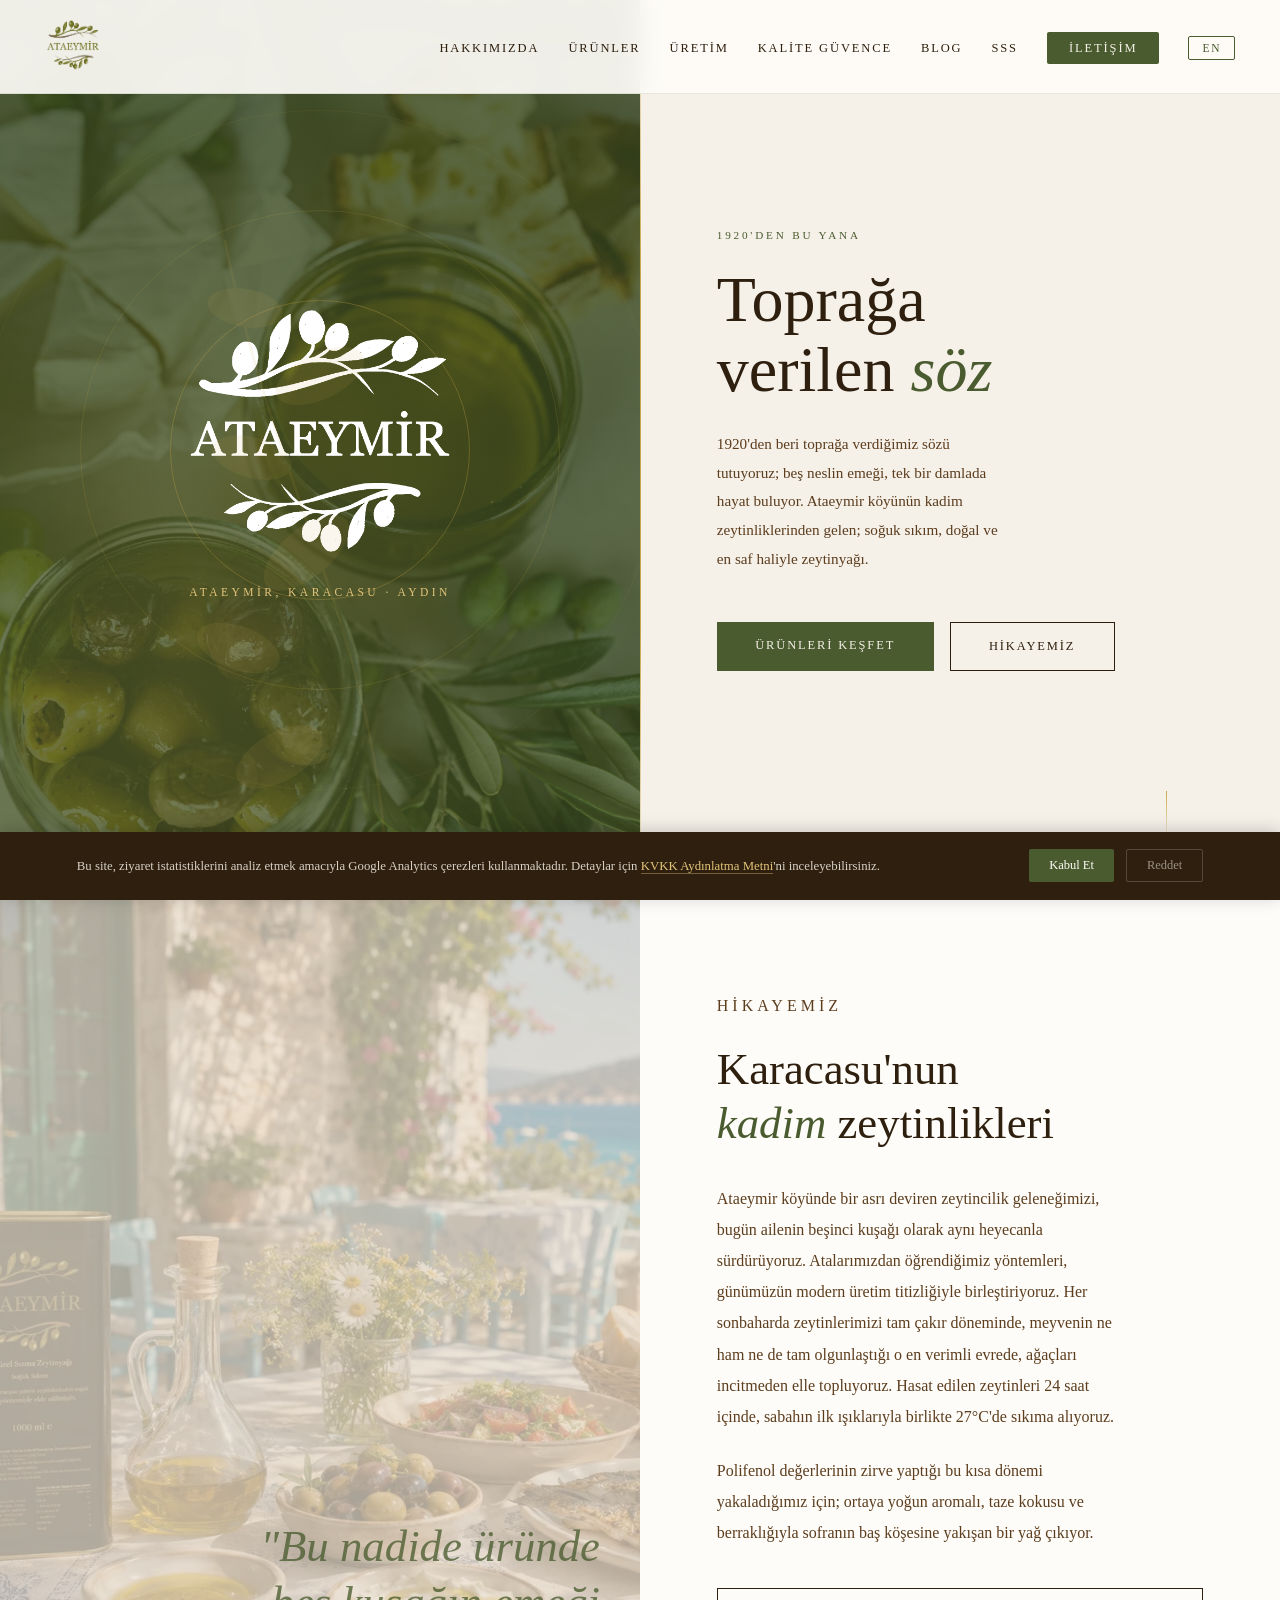
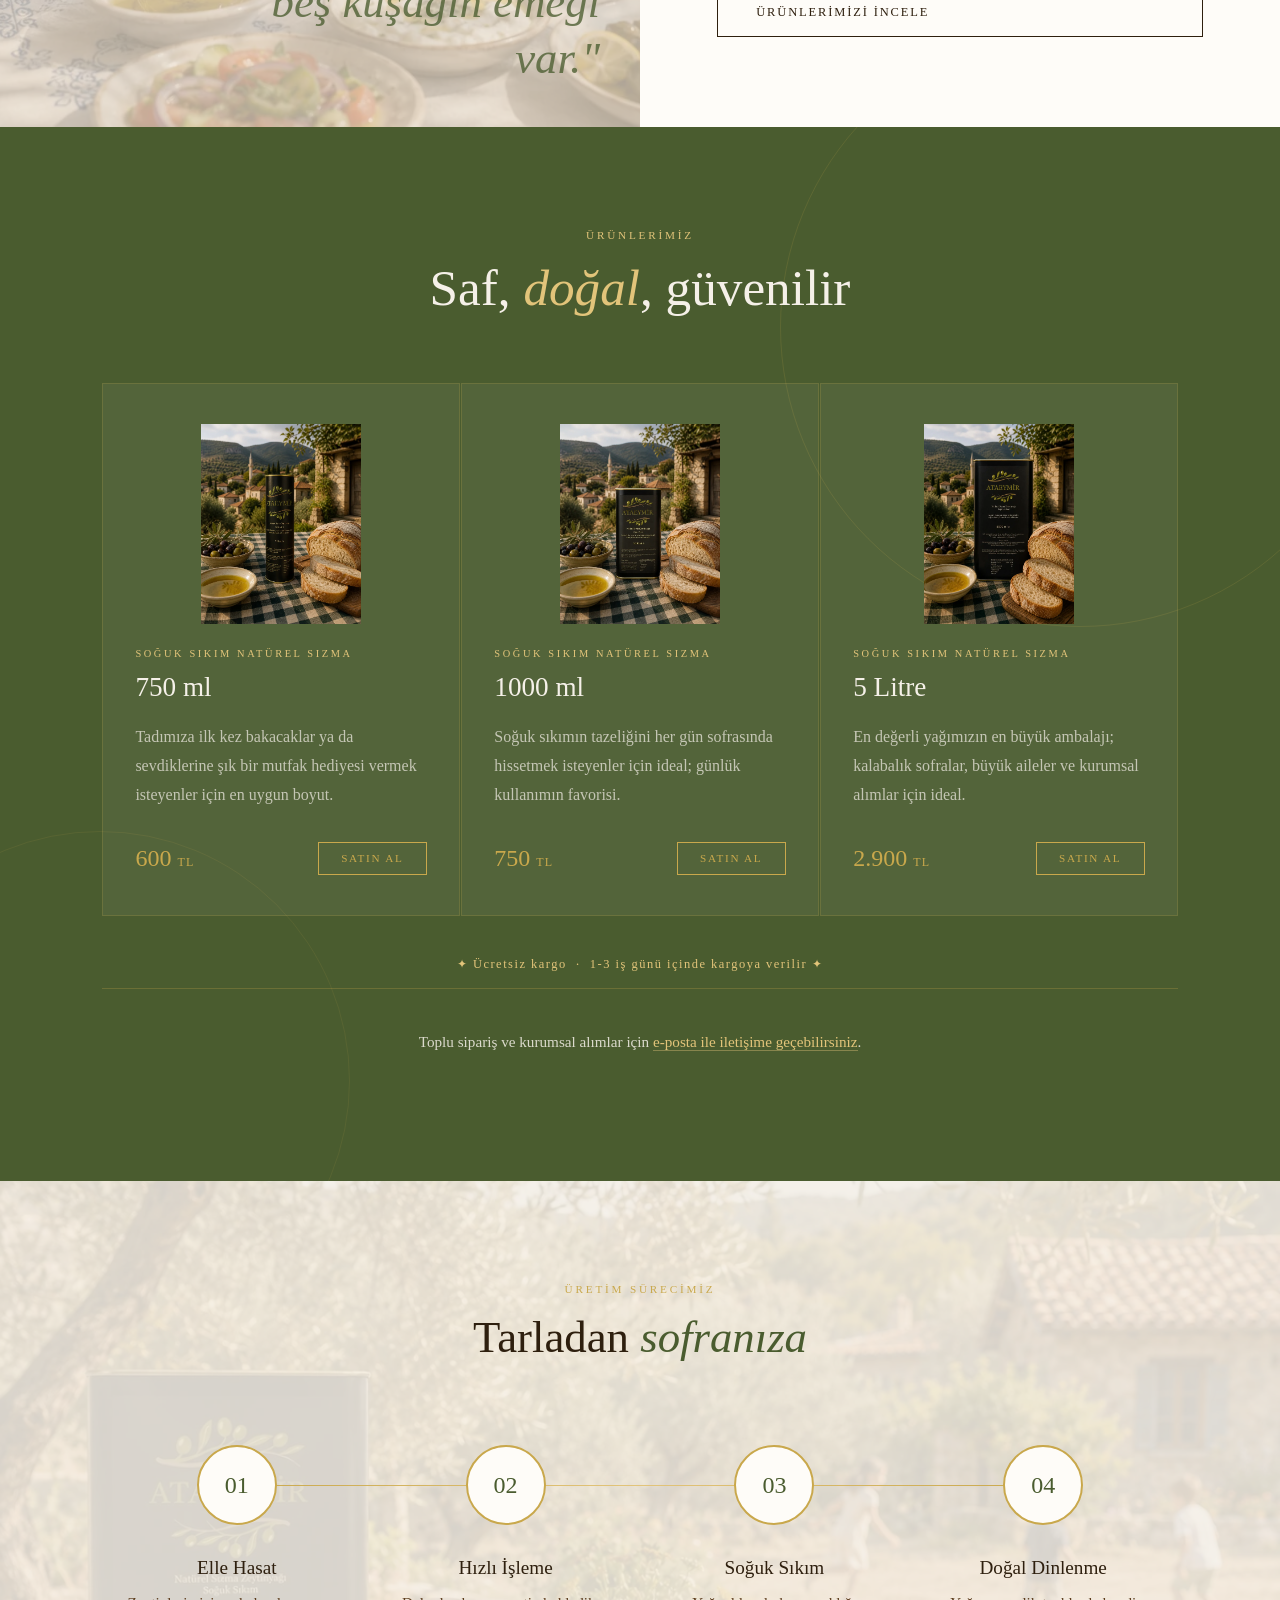
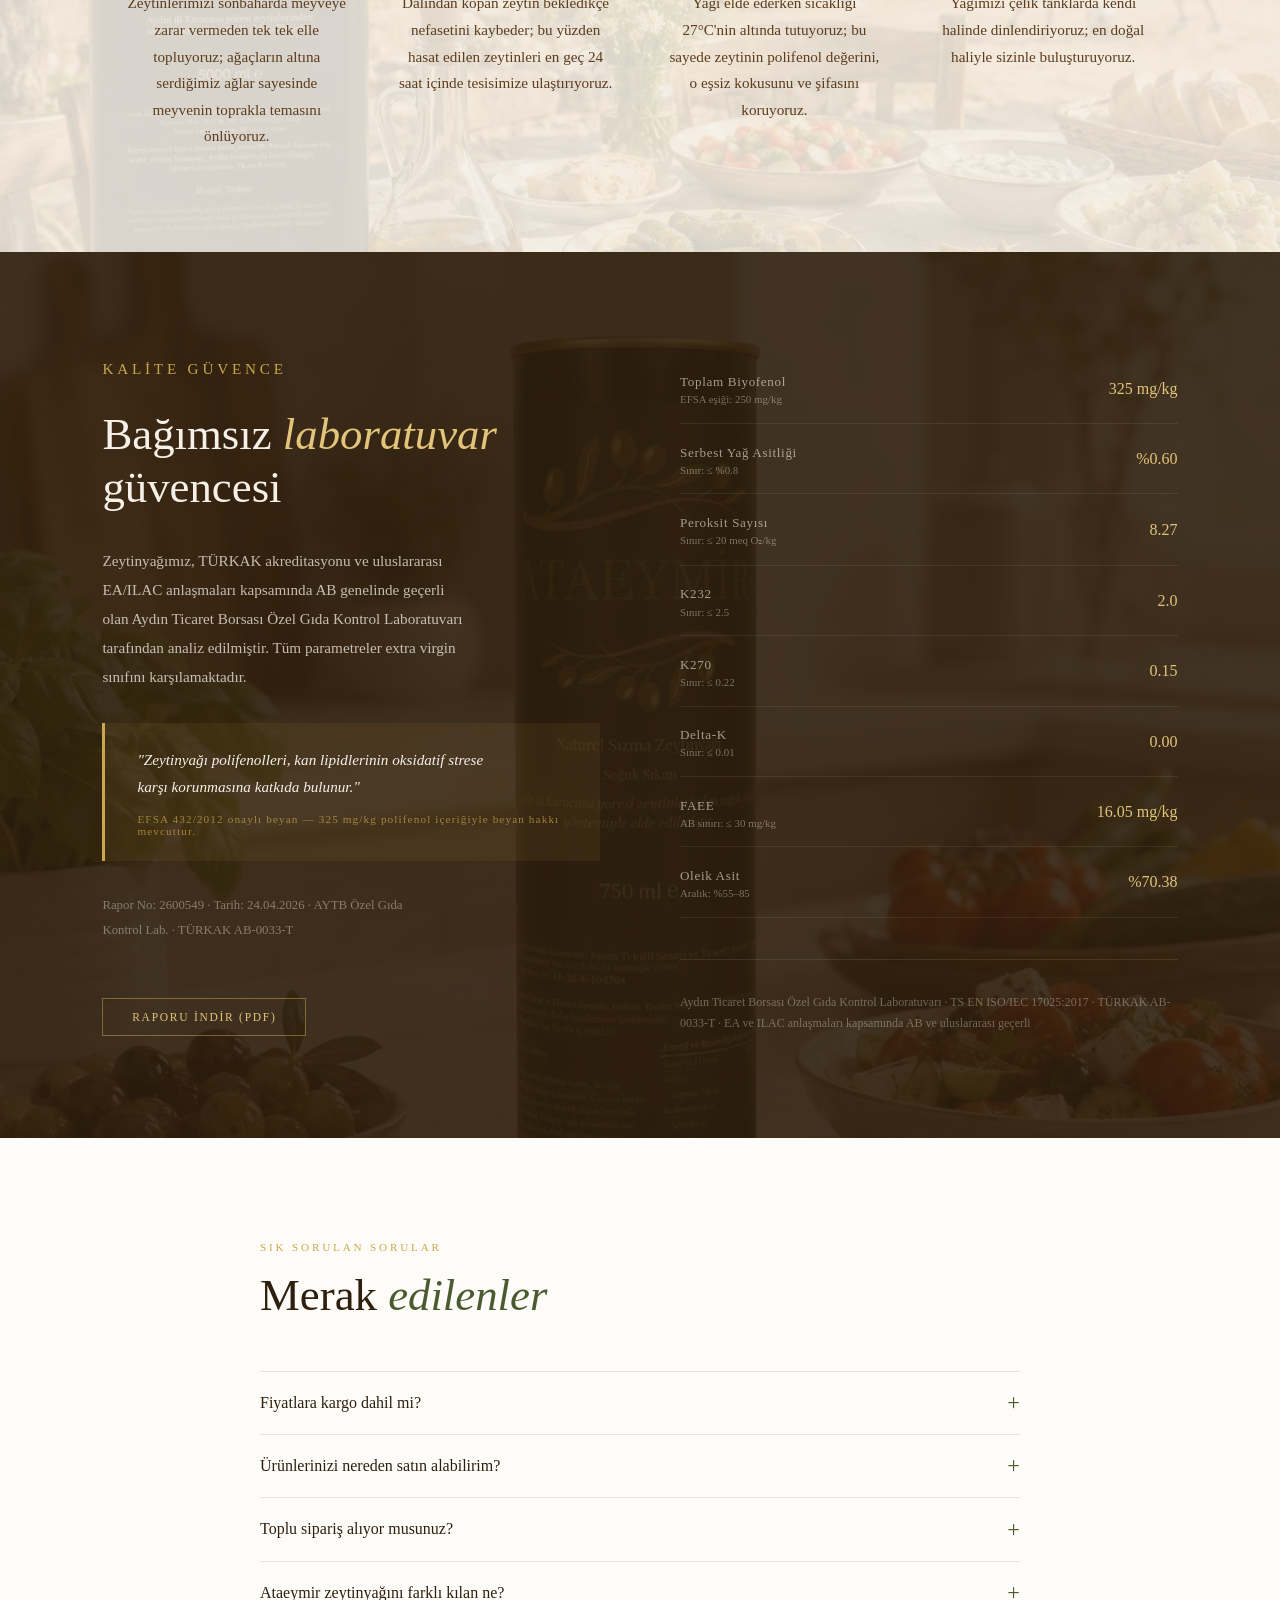
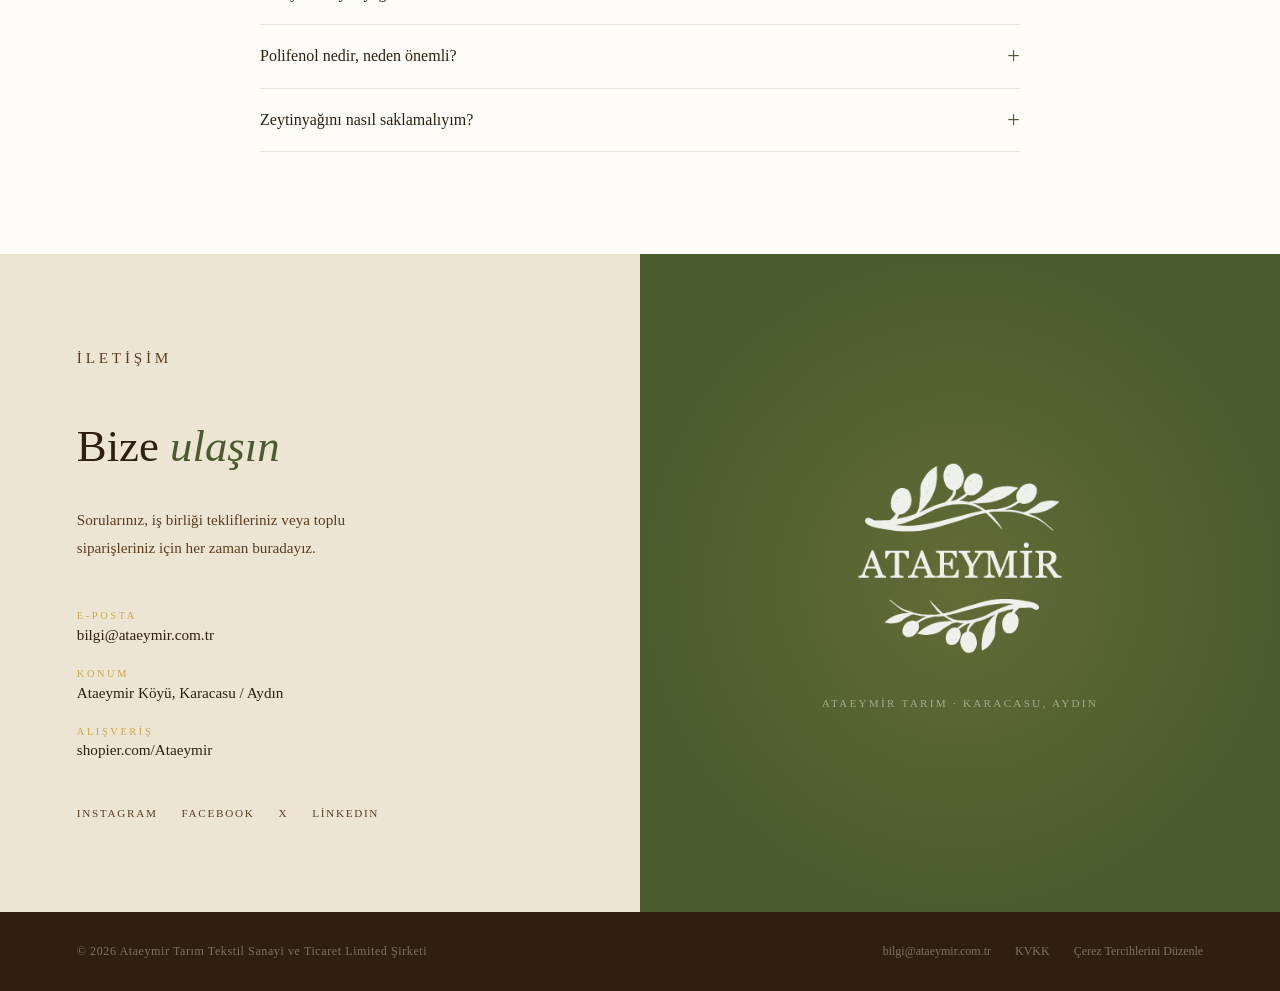
<file: index.html>
<!DOCTYPE html>
<html lang="tr">
<head>
  <meta charset="UTF-8" />
  <meta name="viewport" content="width=device-width, initial-scale=1.0" />
  <title>Ataeymir | Soğuk Sıkım Zeytinyağı — Karacasu, Aydın</title>
  <meta name="description" content="Ataeymir köyünden, beş neslin emeğiyle üretilen soğuk sıkım natürel sızma zeytinyağı. Yüksek polifenol, meyvemsi koku, yumuşak tat, keyifli acılık. Karacasu, Aydın." />
  <meta name="keywords" content="soğuk sıkım zeytinyağı, natürel sızma zeytinyağı, yüksek polifenol zeytinyağı, Aydın zeytinyağı, Karacasu zeytinyağı, çakır hasat zeytinyağı, EFSA zeytinyağı, Ataeymir" />
  <meta name="robots" content="index, follow" />
  <meta name="author" content="Ataeymir Tarım Tekstil Sanayi ve Ticaret Limited Şirketi" />
  <meta name="google-site-verification" content="jYQE7foFYyG-dlKsdIQdz0rtxBoypNxK_pXtYsaPi14" />
  <link rel="canonical" href="https://www.ataeymir.com.tr/" />
  <link rel="alternate" hreflang="tr" href="https://www.ataeymir.com.tr/" />
  <link rel="alternate" hreflang="en" href="https://www.ataeymir.com.tr/en.html" />
  <link rel="alternate" hreflang="x-default" href="https://www.ataeymir.com.tr/" />

  <!-- Open Graph -->
  <meta property="og:title" content="Ataeymir | Soğuk Sıkım Zeytinyağı — Karacasu, Aydın" />
  <meta property="og:description" content="Ataeymir köyünden, beş neslin emeğiyle üretilen soğuk sıkım natürel sızma zeytinyağı. Yüksek polifenol, meyvemsi koku, yumuşak tat, keyifli acılık. Karacasu, Aydın." />
  <meta property="og:type" content="website" />
  <meta property="og:url" content="https://www.ataeymir.com.tr/" />
  <meta property="og:image" content="https://www.ataeymir.com.tr/assets/banner.webp" />
  <meta property="og:locale" content="tr_TR" />
  <meta property="og:locale:alternate" content="en_GB" />
  <meta property="og:site_name" content="Ataeymir" />

  <!-- Twitter Card -->
  <meta name="twitter:card" content="summary_large_image" />
  <meta name="twitter:title" content="Ataeymir | Soğuk Sıkım Zeytinyağı" />
  <meta name="twitter:description" content="Ataeymir köyünden, beş neslin emeğiyle üretilen soğuk sıkım natürel sızma zeytinyağı. Yüksek polifenol, meyvemsi koku, yumuşak tat, keyifli acılık. Karacasu, Aydın." />
  <meta name="twitter:image" content="https://www.ataeymir.com.tr/assets/banner.webp" />

  <!-- Favicon -->
  <link rel="icon" type="image/x-icon" href="assets/favicon.ico" />
  <link rel="apple-touch-icon" href="assets/apple-touch-icon.png" />
  <link rel="icon" type="image/png" sizes="192x192" href="assets/favicon-192.png" />

  <!-- Structured Data -->
  <script type="application/ld+json">
  {
    "@context": "https://schema.org",
    "@type": "Organization",
    "name": "Ataeymir",
    "legalName": "Ataeymir Tarım Tekstil Sanayi ve Ticaret Limited Şirketi",
    "url": "https://www.ataeymir.com.tr",
    "logo": "https://www.ataeymir.com.tr/assets/logo.png",
    "email": "bilgi@ataeymir.com.tr",
    "address": {
      "@type": "PostalAddress",
      "addressLocality": "Karacasu",
      "addressRegion": "Aydın",
      "addressCountry": "TR"
    },
    "sameAs": [
      "https://www.instagram.com/ataeymir_",
      "https://www.facebook.com/ataeymirtarim",
      "https://www.x.com/ataeymir_",
      "https://www.linkedin.com/company/ataeymir/"
    ]
  }
  </script>
  <script type="application/ld+json">
  {
    "@context": "https://schema.org",
    "@type": "ItemList",
    "name": "Ataeymir Zeytinyağı Ürünleri",
    "itemListElement": [
      {
        "@type": "Product",
        "position": 1,
        "name": "Ataeymir Soğuk Sıkım Natürel Sızma Zeytinyağı 750ml",
        "description": "Çakır döneminde el ile toplanan zeytinlerden, 27°C altında soğuk sıkım yöntemiyle üretilmiştir. 325 mg/kg polifenol içeriği.",
        "image": "https://www.ataeymir.com.tr/assets/soguk_750.webp",
        "brand": {"@type": "Brand", "name": "Ataeymir"},
        "offers": {"@type": "Offer", "price": "600", "priceCurrency": "TRY", "availability": "https://schema.org/InStock", "url": "https://www.shopier.com/Ataeymir/23066241", "shippingDetails": {"@type": "OfferShippingDetails", "shippingRate": {"@type": "MonetaryAmount", "value": "0", "currency": "TRY"}, "shippingDestination": {"@type": "DefinedRegion", "addressCountry": "TR"}, "deliveryTime": {"@type": "ShippingDeliveryTime", "handlingTime": {"@type": "QuantitativeValue", "minValue": 1, "maxValue": 3, "unitCode": "DAY"}, "transitTime": {"@type": "QuantitativeValue", "minValue": 1, "maxValue": 3, "unitCode": "DAY"}}}}
      },
      {
        "@type": "Product",
        "position": 2,
        "name": "Ataeymir Soğuk Sıkım Natürel Sızma Zeytinyağı 1000ml",
        "description": "Çakır döneminde el ile toplanan zeytinlerden, 27°C altında soğuk sıkım yöntemiyle üretilmiştir. 325 mg/kg polifenol içeriği.",
        "image": "https://www.ataeymir.com.tr/assets/soguk_1000.webp",
        "brand": {"@type": "Brand", "name": "Ataeymir"},
        "offers": {"@type": "Offer", "price": "750", "priceCurrency": "TRY", "availability": "https://schema.org/InStock", "url": "https://www.shopier.com/Ataeymir/23066298", "shippingDetails": {"@type": "OfferShippingDetails", "shippingRate": {"@type": "MonetaryAmount", "value": "0", "currency": "TRY"}, "shippingDestination": {"@type": "DefinedRegion", "addressCountry": "TR"}, "deliveryTime": {"@type": "ShippingDeliveryTime", "handlingTime": {"@type": "QuantitativeValue", "minValue": 1, "maxValue": 3, "unitCode": "DAY"}, "transitTime": {"@type": "QuantitativeValue", "minValue": 1, "maxValue": 3, "unitCode": "DAY"}}}}
      },
      {
        "@type": "Product",
        "position": 3,
        "name": "Ataeymir Soğuk Sıkım Natürel Sızma Zeytinyağı 5 Litre",
        "description": "Çakır döneminde el ile toplanan zeytinlerden, 27°C altında soğuk sıkım yöntemiyle üretilmiş, 5 litrelik büyük boy ambalaj. 325 mg/kg polifenol içeriği.",
        "image": "https://www.ataeymir.com.tr/assets/soguk_5000.webp",
        "brand": {"@type": "Brand", "name": "Ataeymir"},
        "offers": {"@type": "Offer", "price": "2900", "priceCurrency": "TRY", "availability": "https://schema.org/InStock", "url": "https://www.shopier.com/Ataeymir/35621527", "shippingDetails": {"@type": "OfferShippingDetails", "shippingRate": {"@type": "MonetaryAmount", "value": "0", "currency": "TRY"}, "shippingDestination": {"@type": "DefinedRegion", "addressCountry": "TR"}, "deliveryTime": {"@type": "ShippingDeliveryTime", "handlingTime": {"@type": "QuantitativeValue", "minValue": 1, "maxValue": 3, "unitCode": "DAY"}, "transitTime": {"@type": "QuantitativeValue", "minValue": 1, "maxValue": 3, "unitCode": "DAY"}}}}
      }
    ]
  }
  </script>



  <style>
    :root {
      --olive:    #4a5c2f;
      --olive-light: #6b7d45;
      --gold:     #c9a84c;
      --gold-light: #e2c47a;
      --cream:    #f5f0e8;
      --cream-dark: #ede5d4;
      --brown:    #2e1f0e;
      --brown-mid: #5c3d1e;
      --white:    #fefcf8;
    }

    *, *::before, *::after { margin: 0; padding: 0; box-sizing: border-box; }

    html { font-size: 16px; scroll-behavior: smooth; }

    body {
      font-family: Georgia, 'Times New Roman', serif;
      font-weight: 400;
      background: var(--white);
      color: var(--brown);
      overflow-x: hidden;
    }

    /* ─── BİLİM VE GÜVENCE ───────────────────────────── */
    #bilim {
      background-color: var(--brown);
      background-image: url('assets/lifestyle_750.webp');
      background-size: cover;
      background-position: center 40%;
      padding: clamp(4rem, 8vw, 8rem) clamp(2rem, 8vw, 10rem);
      position: relative;
      overflow: hidden;
    }

    #bilim::before {
      content: '';
      position: absolute;
      inset: 0;
      background: rgba(46,31,14,0.90);
      z-index: 0;
    }

    .bilim-grid {
      display: grid;
      grid-template-columns: 1fr 1fr;
      gap: 5rem;
      align-items: start;
      position: relative;
      z-index: 1;
    }

    .bilim-left .section-label { color: var(--gold); }

    .bilim-left .section-title {
      color: var(--cream);
      font-size: clamp(2rem, 3.5vw, 3rem);
    }

    .bilim-left .section-title em { color: var(--gold-light); }

    .bilim-left p {
      font-size: 0.95rem;
      line-height: 1.9;
      color: rgba(245,240,232,0.75);
      margin-bottom: 1.5rem;
      max-width: 48ch;
    }

    .efsa-beyan {
      border-left: 3px solid var(--gold);
      padding: 1.5rem 2rem;
      margin: 2rem 0;
      background: rgba(201,168,76,0.08);
    }

    .efsa-beyan p {
      font-size: 0.95rem;
      line-height: 1.75;
      color: var(--cream) !important;
      font-style: italic;
      margin: 0 !important;
    }

    .efsa-beyan small {
      display: block;
      font-size: 0.7rem;
      letter-spacing: 0.1em;
      color: rgba(201,168,76,0.7);
      margin-top: 0.8rem;
      font-style: normal;
    }

    .bilim-right {
      display: flex;
      flex-direction: column;
      gap: 1px;
    }

    .param-row {
      display: grid;
      grid-template-columns: 1fr auto;
      gap: 1rem;
      align-items: center;
      padding: 1.1rem 0;
      border-bottom: 1px solid rgba(245,240,232,0.08);
    }

    .param-row:last-child { border-bottom: none; }

    .param-name {
      font-size: 0.82rem;
      color: rgba(245,240,232,0.6);
      letter-spacing: 0.05em;
    }

    .param-value {
      font-family: Georgia, 'Times New Roman', serif;
      font-size: 1rem;
      color: var(--gold-light);
      text-align: right;
      white-space: nowrap;
    }

    .param-note {
      font-size: 0.68rem;
      color: rgba(245,240,232,0.4);
      display: block;
      margin-top: 0.2rem;
    }

    .lab-info {
      margin-top: 2.5rem;
      padding-top: 2rem;
      border-top: 1px solid rgba(245,240,232,0.1);
    }

    .lab-info p {
      font-size: 0.75rem;
      color: rgba(245,240,232,0.35);
      line-height: 1.8;
    }

    @media (max-width: 900px) {
      .bilim-grid { grid-template-columns: 1fr; gap: 3rem; }
    }
    #b2b {
      background: var(--cream-dark);
      padding: clamp(4rem, 8vw, 8rem) clamp(2rem, 8vw, 10rem);
    }

    .b2b-header {
      text-align: center;
      margin-bottom: 4rem;
    }

    .b2b-grid {
      display: grid;
      grid-template-columns: 1fr 1fr;
      gap: 3rem;
    }

    .b2b-card {
      background: var(--white);
      border: 1px solid rgba(74,92,47,0.15);
      padding: 3rem;
    }

    .b2b-card-label {
      font-size: 0.65rem;
      letter-spacing: 0.3em;
      text-transform: uppercase;
      color: var(--gold);
      margin-bottom: 0.8rem;
    }

    .b2b-card h3 {
      font-family: Georgia, 'Times New Roman', serif;
      font-size: 1.6rem;
      font-weight: 300;
      color: var(--brown);
      margin-bottom: 1rem;
    }

    .b2b-card p {
      font-size: 0.88rem;
      line-height: 1.85;
      color: var(--brown-mid);
      margin-bottom: 2rem;
    }

    .b2b-form label {
      display: block;
      font-size: 0.68rem;
      letter-spacing: 0.15em;
      text-transform: uppercase;
      color: var(--brown-mid);
      margin-bottom: 0.4rem;
      margin-top: 1.2rem;
    }

    .b2b-form input,
    .b2b-form select,
    .b2b-form textarea {
      width: 100%;
      padding: 0.75rem 1rem;
      border: 1px solid rgba(74,92,47,0.25);
      background: var(--cream);
      font-family: Georgia, 'Times New Roman', serif;
      font-size: 0.88rem;
      color: var(--brown);
      outline: none;
      transition: border-color 0.3s;
    }

    .b2b-form input:focus,
    .b2b-form select:focus,
    .b2b-form textarea:focus {
      border-color: var(--olive);
    }

    .b2b-form textarea {
      height: 100px;
      resize: vertical;
    }

    .b2b-form select {
      appearance: none;
      cursor: pointer;
    }

    .b2b-submit {
      margin-top: 1.8rem;
      width: 100%;
      background: var(--olive);
      color: var(--cream);
      border: none;
      padding: 1rem;
      font-family: Georgia, 'Times New Roman', serif;
      font-size: 0.78rem;
      letter-spacing: 0.15em;
      text-transform: uppercase;
      cursor: pointer;
      transition: background 0.3s;
    }

    .b2b-submit:hover { background: var(--olive-light); }

    .b2b-success {
      display: none;
      text-align: center;
      padding: 2rem;
      color: var(--olive);
      font-size: 0.95rem;
      line-height: 1.8;
    }

    @media (max-width: 900px) {
      .b2b-grid { grid-template-columns: 1fr; }
    }

    /* ─── HAMBURGER ───────────────────────────────────── */

    /* ─── HERO ────────────────────────────────────────── */
    .hero {
      min-height: 100vh;
      display: grid;
      grid-template-columns: 1fr 1fr;
      position: relative;
      overflow: hidden;
    }

    .hero-visual {
      background: var(--olive);
      position: relative;
      overflow: hidden;
    }

    .hero-visual::before {
      content: '';
      position: absolute;
      inset: 0;
      background-image: url('assets/banner.webp');
      background-size: cover;
      background-position: center;
      opacity: 0.35;
    }

    .hero-visual::after {
      content: '';
      position: absolute;
      inset: 0;
      background:
        radial-gradient(ellipse at 30% 70%, rgba(201,168,76,0.15) 0%, transparent 60%),
        linear-gradient(to bottom, rgba(42,58,20,0.5) 0%, rgba(42,58,20,0.3) 100%);
    }

    /* SVG olive branch decorative */
    .hero-visual svg.branch {
      position: absolute;
      bottom: -20px; right: -20px;
      width: 85%;
      opacity: 0.1;
      z-index: 2;
    }

    .hero-visual .olive-circles {
      position: absolute;
      inset: 0;
      display: flex;
      align-items: center;
      justify-content: center;
      z-index: 2;
    }

    .hero-visual .circle-ring {
      position: absolute;
      border-radius: 50%;
      border: 1px solid rgba(201,168,76,0.3);
    }

    .hero-visual .logo-center {
      position: relative;
      z-index: 2;
      display: flex;
      flex-direction: column;
      align-items: center;
      gap: 1.5rem;
    }

    .hero-visual .logo-center img {
      width: clamp(160px, 22vw, 280px);
      filter: brightness(0) invert(1);
      animation: fadeUp 1.2s ease both;
    }

    .hero-visual .tagline-small {
      color: var(--gold-light);
      font-size: 0.72rem;
      letter-spacing: 0.3em;
      text-transform: uppercase;
      animation: fadeUp 1.2s 0.3s ease both;
    }

    .hero-content {
      display: flex;
      flex-direction: column;
      justify-content: center;
      padding: clamp(3rem, 8vw, 8rem) clamp(2rem, 6vw, 7rem);
      background: var(--cream);
      position: relative;
    }

    .hero-content::before {
      content: '';
      position: absolute;
      top: 0; bottom: 0; left: 0;
      width: 1px;
      background: linear-gradient(to bottom, transparent, var(--gold) 30%, var(--gold) 70%, transparent);
    }

    .hero-label {
      font-size: 0.7rem;
      letter-spacing: 0.25em;
      text-transform: uppercase;
      color: var(--olive);
      margin-bottom: 1.5rem;
      animation: fadeUp 1s 0.4s ease both;
      opacity: 0;
    }

    .hero-title {
      font-family: Georgia, 'Times New Roman', serif;
      font-size: clamp(2.8rem, 5vw, 5rem);
      font-weight: 300;
      line-height: 1.1;
      color: var(--brown);
      margin-bottom: 1.5rem;
      animation: fadeUp 1s 0.55s ease both;
      opacity: 0;
    }

    .hero-title em {
      font-style: italic;
      color: var(--olive);
    }

    .hero-subtitle {
      font-size: 0.95rem;
      line-height: 1.9;
      color: var(--brown-mid);
      max-width: 38ch;
      margin-bottom: 3rem;
      animation: fadeUp 1s 0.7s ease both;
      opacity: 0;
    }

    .hero-actions {
      display: flex;
      gap: 1rem;
      flex-wrap: wrap;
      animation: fadeUp 1s 0.85s ease both;
      opacity: 0;
    }

    .btn-primary {
      display: inline-block;
      background: var(--olive);
      color: var(--cream);
      padding: 1rem 2.4rem;
      text-decoration: none;
      font-size: 0.78rem;
      letter-spacing: 0.15em;
      text-transform: uppercase;
      transition: background 0.3s, transform 0.2s;
    }

    .btn-primary:hover {
      background: var(--olive-light);
      transform: translateY(-2px);
    }

    .btn-outline {
      display: inline-block;
      border: 1px solid var(--brown);
      color: var(--brown);
      padding: 1rem 2.4rem;
      text-decoration: none;
      font-size: 0.78rem;
      letter-spacing: 0.15em;
      text-transform: uppercase;
      transition: all 0.3s;
    }

    .btn-outline:hover {
      background: var(--brown);
      color: var(--cream);
    }

    /* scroll indicator */
    .scroll-hint {
      position: absolute;
      bottom: 2.5rem; right: clamp(2rem, 5vw, 6rem);
      display: flex;
      flex-direction: column;
      align-items: center;
      gap: 0.5rem;
      color: var(--brown-mid);
      font-size: 0.65rem;
      letter-spacing: 0.2em;
      text-transform: uppercase;
      animation: fadeUp 1s 1.2s ease both;
      opacity: 0;
    }

    .scroll-line {
      width: 1px; height: 50px;
      background: linear-gradient(to bottom, var(--gold), transparent);
      animation: scrollDown 2s 1.5s infinite;
    }

    /* ─── ABOUT ───────────────────────────────────────── */
    #hakkimizda {
      display: grid;
      grid-template-columns: 1fr 1fr;
      min-height: 80vh;
    }

    .about-visual {
      background-color: var(--cream-dark);
      background-image: url('assets/lifestyle_1000.webp');
      background-size: cover;
      background-position: center 40%;
      display: flex;
      align-items: center;
      justify-content: center;
      position: relative;
      overflow: hidden;
      padding: 4rem 4rem 12rem 4rem;
    }

    .about-visual::before {
      content: '';
      position: absolute;
      inset: 0;
      background: rgba(235,225,210,0.72);
    }

    .about-visual::after {
      content: '"Bu nadide üründe beş kuşağın emeği var."';
      position: absolute;
      bottom: 2.5rem;
      right: 2.5rem;
      max-width: 18ch;
      font-family: Georgia, 'Times New Roman', serif;
      font-size: clamp(2rem, 3.5vw, 3.2rem);
      font-weight: 300;
      font-style: italic;
      color: rgba(74,92,47,0.78);
      line-height: 1.25;
      text-align: right;
    }

    .about-visual .stat-stack {
      display: flex;
      flex-direction: column;
      gap: 3rem;
      position: relative;
      z-index: 2;
    }

    .stat-item {
      border-left: 2px solid var(--gold);
      padding-left: 1.5rem;
    }

    .stat-number {
      font-family: Georgia, 'Times New Roman', serif;
      font-size: clamp(3rem, 5vw, 5rem);
      font-weight: 300;
      color: var(--olive);
      line-height: 1;
    }

    .stat-label {
      font-size: 0.75rem;
      letter-spacing: 0.15em;
      text-transform: uppercase;
      color: var(--brown-mid);
      margin-top: 0.3rem;
    }

    .about-text {
      padding: clamp(3rem, 7vw, 7rem) clamp(2rem, 6vw, 7rem);
      display: flex;
      flex-direction: column;
      justify-content: center;
    }

    .section-label {
      font-size: 0.7rem;
      letter-spacing: 0.25em;
      text-transform: uppercase;
      color: var(--gold);
      margin-bottom: 1rem;
    }

    .section-title {
      font-family: Georgia, 'Times New Roman', serif;
      font-size: clamp(2rem, 3.5vw, 3.2rem);
      font-weight: 300;
      line-height: 1.2;
      margin-bottom: 2rem;
      color: var(--brown);
    }

    .section-title em {
      font-style: italic;
      color: var(--olive);
    }

    #urunler .section-title em {
      color: var(--gold-light);
    }

    .about-text p {
      font-size: 1rem;
      line-height: 1.95;
      color: var(--brown-mid);
      margin-bottom: 1.4rem;
      max-width: 50ch;
    }

    .about-text p:last-of-type { margin-bottom: 2.5rem; }

    /* ─── PRODUCTS ────────────────────────────────────── */
    #urunler {
      background: var(--olive);
      padding: clamp(4rem, 8vw, 8rem) clamp(2rem, 8vw, 10rem);
      position: relative;
      overflow: hidden;
    }

    #urunler::before {
      content: '';
      position: absolute;
      top: -100px; right: -100px;
      width: 600px; height: 600px;
      border-radius: 50%;
      border: 1px solid rgba(201,168,76,0.15);
    }

    #urunler::after {
      content: '';
      position: absolute;
      bottom: -150px; left: -150px;
      width: 500px; height: 500px;
      border-radius: 50%;
      border: 1px solid rgba(201,168,76,0.1);
    }

    .products-header {
      text-align: center;
      margin-bottom: 4rem;
      position: relative;
      z-index: 2;
    }

    .products-header .section-label { color: var(--gold-light); }

    .products-header .section-title {
      color: var(--cream);
      font-size: clamp(2rem, 4vw, 3.5rem);
    }

    .products-grid {
      display: grid;
      grid-template-columns: repeat(auto-fit, minmax(240px, 1fr));
      gap: 1.5px;
      position: relative;
      z-index: 2;
    }

    .product-card {
      background: rgba(254,252,248,0.05);
      border: 1px solid rgba(201,168,76,0.2);
      padding: 2.5rem 2rem;
      display: flex;
      flex-direction: column;
      transition: background 0.3s, transform 0.3s;
      position: relative;
      overflow: hidden;
    }

    .product-card::before {
      content: '';
      position: absolute;
      bottom: 0; left: 0;
      width: 100%; height: 3px;
      background: linear-gradient(to right, var(--gold), var(--gold-light));
      transform: scaleX(0);
      transform-origin: left;
      transition: transform 0.4s;
    }

    .product-card:hover {
      background: rgba(201,168,76,0.08);
      transform: translateY(-4px);
    }

    .product-card:hover::before { transform: scaleX(1); }

    /* Kampanya şeridi */
    .campaign-ribbon {
      display: block;
      width: 100%;
      background: var(--gold);
      color: var(--brown);
      font-size: 0.62rem;
      font-weight: 400;
      letter-spacing: 0.12em;
      text-transform: uppercase;
      padding: 0.4rem 1rem;
      text-align: center;
      margin: -2.5rem -2rem 1.5rem -2rem;
      position: relative;
      z-index: 3;
    }

    /* Eski fiyat */
    .price-old {
      font-family: Georgia, 'Times New Roman', serif;
      font-size: 0.88rem;
      color: rgba(245,240,232,0.65);
      text-decoration: line-through;
      text-decoration-color: rgba(245,240,232,0.8);
      text-decoration-thickness: 1.5px;
      margin-right: 0.5rem;
    }

    .product-img {
      width: 100%;
      height: 200px;
      object-fit: contain;
      object-position: center;
      margin-bottom: 1.5rem;
      transition: transform 0.4s ease;
    }

    .product-card:hover .product-img {
      transform: scale(1.04);
    }

    .product-type {
      font-size: 0.65rem;
      letter-spacing: 0.25em;
      text-transform: uppercase;
      color: var(--gold-light);
      margin-bottom: 0.8rem;
    }

    .product-name {
      font-family: Georgia, 'Times New Roman', serif;
      font-size: 1.7rem;
      font-weight: 300;
      color: var(--cream);
      line-height: 1.2;
      margin-bottom: 1.2rem;
    }

    .product-desc {
      font-size: 1rem;
      line-height: 1.8;
      color: rgba(245,240,232,0.7);
      flex: 1;
      margin-bottom: 2rem;
    }

    .product-footer {
      display: flex;
      align-items: center;
      justify-content: space-between;
    }

    .product-price {
      font-family: Georgia, 'Times New Roman', serif;
      font-size: 1.5rem;
      color: var(--gold);
    }

    .product-price span {
      font-size: 0.75rem;
      font-family: Georgia, 'Times New Roman', serif;
      letter-spacing: 0.1em;
    }

    .btn-buy {
      display: inline-block;
      border: 1px solid var(--gold);
      color: var(--gold);
      padding: 0.6rem 1.4rem;
      text-decoration: none;
      font-size: 0.7rem;
      letter-spacing: 0.15em;
      text-transform: uppercase;
      transition: all 0.3s;
    }

    .btn-buy:hover {
      background: var(--gold);
      color: var(--olive);
    }

    /* ─── PROCESS ─────────────────────────────────────── */
    #uretim {
      padding: clamp(4rem, 8vw, 8rem) clamp(2rem, 8vw, 10rem);
      position: relative;
      overflow: hidden;
      background-image: url('assets/lifestyle_5000.webp');
      background-size: cover;
      background-position: center 30%;
    }

    #uretim::before {
      content: '';
      position: absolute;
      inset: 0;
      background: rgba(245,240,232,0.87);
      z-index: 0;
    }

    .process-header {
      text-align: center;
      margin-bottom: 5rem;
      position: relative;
      z-index: 1;
    }

    .process-steps {
      display: grid;
      grid-template-columns: repeat(4, 1fr);
      gap: 0;
      position: relative;
      z-index: 1;
    }

    .process-steps::before {
      content: '';
      position: absolute;
      top: 2.5rem; left: 12.5%;
      width: 75%; height: 1px;
      background: linear-gradient(to right, var(--gold), var(--gold-light), var(--gold));
    }

    .process-step {
      display: flex;
      flex-direction: column;
      align-items: center;
      text-align: center;
      padding: 0 1.5rem;
      position: relative;
    }

    .step-num {
      width: 5rem; height: 5rem;
      border-radius: 50%;
      background: var(--white);
      border: 2px solid var(--gold);
      display: flex;
      align-items: center;
      justify-content: center;
      font-family: Georgia, 'Times New Roman', serif;
      font-size: 1.5rem;
      color: var(--olive);
      margin-bottom: 2rem;
      position: relative;
      z-index: 2;
    }

    .step-title {
      font-family: Georgia, 'Times New Roman', serif;
      font-size: 1.2rem;
      font-weight: 400;
      color: var(--brown);
      margin-bottom: 0.7rem;
    }

    .step-desc {
      font-size: 0.95rem;
      line-height: 1.75;
      color: var(--brown-mid);
    }

    /* ─── CONTACT ─────────────────────────────────────── */
    #iletisim {
      background: var(--cream-dark);
      display: grid;
      grid-template-columns: 1fr 1fr;
    }

    .contact-info {
      padding: clamp(3rem, 7vw, 7rem) clamp(2rem, 6vw, 6rem);
      display: flex;
      flex-direction: column;
      justify-content: center;
    }

    .contact-info p {
      font-size: 0.95rem;
      line-height: 1.85;
      color: var(--brown-mid);
      margin-bottom: 3rem;
      max-width: 40ch;
    }

    .contact-details {
      display: flex;
      flex-direction: column;
      gap: 1.5rem;
    }

    .contact-item {
      display: flex;
      flex-direction: column;
      gap: 0.3rem;
    }

    .contact-item-label {
      font-size: 0.65rem;
      letter-spacing: 0.25em;
      text-transform: uppercase;
      color: var(--gold);
    }

    .contact-item-value {
      font-size: 0.95rem;
      color: var(--brown);
    }

    .contact-item-value a {
      color: var(--brown);
      text-decoration: none;
      transition: color 0.3s;
    }

    .contact-item-value a:hover { color: var(--olive); }

    .social-links {
      display: flex;
      gap: 1.5rem;
      margin-top: 3rem;
    }

    .social-link {
      font-size: 0.7rem;
      letter-spacing: 0.15em;
      text-transform: uppercase;
      text-decoration: none;
      color: var(--brown-mid);
      border-bottom: 1px solid transparent;
      transition: all 0.3s;
      padding-bottom: 2px;
    }

    .social-link:hover {
      color: var(--olive);
      border-bottom-color: var(--gold);
    }

    .contact-visual {
      background: var(--olive);
      display: flex;
      align-items: center;
      justify-content: center;
      position: relative;
      overflow: hidden;
      padding: 4rem;
    }

    .contact-visual::before {
      content: '';
      position: absolute;
      inset: 0;
      background: radial-gradient(ellipse at 50% 50%, rgba(201,168,76,0.2) 0%, transparent 70%);
    }

    .contact-visual .logo-wrap {
      position: relative;
      z-index: 2;
      text-align: center;
    }

    .contact-visual .logo-wrap img {
      width: clamp(140px, 18vw, 220px);
      filter: brightness(0) invert(1);
      opacity: 0.9;
    }

    .contact-visual .logo-wrap p {
      color: rgba(245,240,232,0.5);
      font-size: 0.7rem;
      letter-spacing: 0.2em;
      text-transform: uppercase;
      margin-top: 2rem;
    }

    /* ─── FOOTER ──────────────────────────────────────── */
    footer {
      background: var(--brown);
      padding: 2rem clamp(2rem, 6vw, 6rem);
      display: flex;
      align-items: center;
      justify-content: space-between;
      flex-wrap: wrap;
      gap: 1rem;
    }

    footer p {
      font-size: 0.75rem;
      color: rgba(245,240,232,0.4);
      letter-spacing: 0.05em;
    }

    footer a {
      color: rgba(245,240,232,0.4);
      text-decoration: none;
      font-size: 0.75rem;
      transition: color 0.3s;
    }

    footer a:hover { color: var(--gold-light); }

    /* ─── LIFESTYLE STRIP ────────────────────────────── */
    .lifestyle-strip {
      width: 100%;
      max-height: 520px;
      overflow: hidden;
      line-height: 0;
    }

    .lifestyle-strip img {
      width: 100%;
      height: 520px;
      object-fit: cover;
      object-position: center 35%;
      display: block;
    }

    @media (max-width: 900px) {
      .lifestyle-strip img { height: 320px; }
    }

    /* ─── ANIMATIONS ──────────────────────────────────── */
    @keyframes fadeUp {
      from { opacity: 0; transform: translateY(24px); }
      to   { opacity: 1; transform: translateY(0); }
    }

    @keyframes scrollDown {
      0%   { transform: scaleY(1); transform-origin: top; }
      50%  { transform: scaleY(0); transform-origin: top; }
      51%  { transform: scaleY(0); transform-origin: bottom; }
      100% { transform: scaleY(1); transform-origin: bottom; }
    }

    .reveal {
      opacity: 0;
      transform: translateY(30px);
      transition: opacity 0.8s ease, transform 0.8s ease;
    }

    .reveal.visible {
      opacity: 1;
      transform: none;
    }

    /* ─── RESPONSIVE ──────────────────────────────────── */
    @media (max-width: 900px) {
      .hero { grid-template-columns: 1fr; margin-top: 80px; }

      .hero-visual {
        min-height: 320px;
        max-height: none;
      }

      .hero-visual .olive-circles {
        inset: 0;
        position: absolute;
      }

      .hero-visual .logo-center img {
        width: clamp(130px, 42vw, 190px) !important;
      }

      .hero-content::before { display: none; }

      #hakkimizda {
        grid-template-columns: 1fr;
      }

      .about-visual {
        min-height: 280px;
        padding: 3rem 3rem 10rem 3rem;
      }

      .process-steps {
        grid-template-columns: 1fr 1fr;
        gap: 3rem;
      }

      .process-steps::before { display: none; }

      #iletisim { grid-template-columns: 1fr; }

      .contact-visual { min-height: 280px; }

      .hero-content {
        padding-left: 1.5rem;
        padding-right: 1.5rem;
      }

      .scroll-hint { display: none; }
    }

    @media (max-width: 600px) {
      .process-steps { grid-template-columns: 1fr; }
      footer { flex-direction: column; align-items: flex-start; }
    }
  
    /* === ATAEYMIR NAV === */
    nav{position:fixed;top:0;left:0;right:0;z-index:300;display:flex;align-items:center;justify-content:space-between;padding:19px 3.5vw;background:rgba(254,252,248,0.92);backdrop-filter:blur(12px);border-bottom:1px solid rgba(74,92,47,0.12);line-height:1;}
    .nav-logo img{height:52px;}
    .nav-links{display:flex;gap:29px;list-style:none;}
    .nav-links a{text-decoration:none;color:#2e1f0e;font-size:12.5px;letter-spacing:0.15em;text-transform:uppercase;font-weight:400;position:relative;transition:color 0.3s;line-height:1;}
    .nav-links a::after{content:'';position:absolute;bottom:-3px;left:0;width:0;height:1px;background:#c9a84c;transition:width 0.3s;}
    .nav-links a:hover,.nav-links a.active{color:#4a5c2f;}
    .nav-links a:hover::after,.nav-links a.active::after{width:100%;}
    .nav-cta{background:#4a5c2f;color:#f5f0e8!important;padding:9px 22px;border-radius:2px;}
    .nav-cta:hover{background:#5a7038;}
    .nav-cta::after,.nav-lang::after{display:none!important;}
    .nav-lang{border:1px solid #4a5c2f!important;color:#4a5c2f!important;padding:5px 13px!important;border-radius:2px;font-size:11.5px!important;letter-spacing:0.15em;}
    .nav-lang:hover{background:#4a5c2f!important;color:#f5f0e8!important;}
    .hamburger{display:none;flex-direction:column;gap:5px;cursor:pointer;background:none;border:none;padding:4px;}
    .hamburger span{display:block;width:24px;height:2px;background:#2e1f0e;transition:all 0.3s;}
    @media(max-width:900px){
      .nav-links{display:none;}
      .hamburger{display:flex;z-index:301;position:relative;}
      .nav-links.open{display:flex!important;flex-direction:column;position:fixed;top:0;left:0;width:100vw;height:100vh;background:#fefcf8;align-items:center;justify-content:center;gap:28px;z-index:300;overflow-y:auto;padding:48px 0;}
      .nav-links.open a{font-size:16px;}
      body.menu-open{overflow:hidden;position:fixed;width:100%;}
    }

    /* ─── REVEAL FALLBACK ────────────── */
    .reveal { opacity: 1; transform: none; }

    /* ─── TOPLU SİPARİŞ CTA ─────────── */
    .wholesale-cta { text-align:center; padding:2.5rem 1rem 1.5rem; border-top:1px solid rgba(201,168,76,0.25); margin-top:1rem; }
    .wholesale-cta p { font-size:0.95rem; color:rgba(245,240,232,0.85); margin-bottom:0; line-height:1.7; }
    .wholesale-email { color:#e2c47a; font-family:Georgia,serif; text-decoration:none; border-bottom:1px solid rgba(226,196,122,0.4); }
    .wholesale-email:hover { border-bottom-color:#e2c47a; color:#f5f0e8; }

    /* ─── FOOTER LİNKS ───────────────── */
    .footer-links { display:flex; gap:1.5rem; align-items:center; flex-wrap:wrap; }
    @media(max-width:600px){ .footer-links { flex-direction:column; gap:0.5rem; } }

    /* ─── ÇEREZ BANNER ───────────────── */
    #cookie-banner { position:fixed; bottom:0; left:0; right:0; background:var(--brown); color:rgba(245,240,232,0.85); padding:1.1rem clamp(1.5rem,6vw,5rem); display:flex; align-items:center; justify-content:space-between; gap:1.5rem; flex-wrap:wrap; z-index:9999; font-size:0.8rem; line-height:1.6; box-shadow:0 -2px 16px rgba(0,0,0,0.18); }
    #cookie-banner p { margin:0; flex:1; min-width:200px; }
    #cookie-banner a { color:#e2c47a; text-decoration:none; border-bottom:1px solid rgba(226,196,122,0.4); }
    .cookie-btns { display:flex; gap:0.75rem; flex-shrink:0; }
    .cookie-accept { background:var(--olive); color:#fefcf8; border:none; padding:0.5rem 1.25rem; font-family:Georgia,serif; font-size:0.78rem; cursor:pointer; border-radius:2px; }
    .cookie-accept:hover { background:#3a4a22; }
    .cookie-decline { background:transparent; color:rgba(245,240,232,0.55); border:1px solid rgba(245,240,232,0.2); padding:0.5rem 1.25rem; font-family:Georgia,serif; font-size:0.78rem; cursor:pointer; border-radius:2px; }
    .cookie-decline:hover { color:rgba(245,240,232,0.85); }

    /* ─── SSS / FAQ ───────────────────── */
    #sss { background:var(--white); padding:clamp(4rem,8vw,8rem) clamp(2rem,8vw,10rem); }
    .faq-container { max-width:760px; margin:0 auto; }
    .faq-list { margin-top:3rem; }
    .faq-item { border-bottom:1px solid rgba(74,92,47,0.15); }
    .faq-item:first-child { border-top:1px solid rgba(74,92,47,0.15); }
    .faq-q { font-family:Georgia,'Times New Roman',serif; font-size:1rem; font-weight:400; color:var(--brown); padding:1.25rem 2rem 1.25rem 0; cursor:pointer; list-style:none; position:relative; line-height:1.4; }
    .faq-q::-webkit-details-marker { display:none; }
    .faq-q::after { content:'+'; position:absolute; right:0; top:50%; transform:translateY(-50%); font-size:1.4rem; color:var(--olive); }
    details[open] > .faq-q::after { content:'\2212'; }
    .faq-a { font-size: 1rem; line-height:1.85; color:var(--brown-mid); padding:0 2rem 1.4rem 0; max-width:680px; }
  </style>
  <!-- Google tag (gtag.js) -->
  <script async src="https://www.googletagmanager.com/gtag/js?id=G-QYYB0YGPQY"></script>
  <script>
    window.dataLayer = window.dataLayer || [];
    function gtag(){dataLayer.push(arguments);}
    gtag('consent', 'default', { 'analytics_storage': 'denied' });
    gtag('js', new Date());
    gtag('config', 'G-QYYB0YGPQY');
    if (localStorage.getItem('cookieConsent') === 'accepted') {
      gtag('consent', 'update', { 'analytics_storage': 'granted' });
    }
  </script>
  <script type="application/ld+json">
  {"@context":"https://schema.org","@type":"WebSite","name":"Ataeymir","url":"https://www.ataeymir.com.tr"}
  </script>
  <script type="application/ld+json">
  {
    "@context": "https://schema.org",
    "@type": "FAQPage",
    "mainEntity": [
      {"@type":"Question","name":"Fiyatlara kargo dahil mi?","acceptedAnswer":{"@type":"Answer","text":"Evet. Shopier'da gördüğünüz fiyat üzerinden başka bir ödeme yapmazsınız."}},
      {"@type":"Question","name":"Ürünlerinizi nereden satın alabilirim?","acceptedAnswer":{"@type":"Answer","text":"Doğrudan ataeymir.com.tr üzerinden sipariş verebilirsiniz. Ayrıca Zeytinhouse'da da yer alıyoruz."}},
      {"@type":"Question","name":"Toplu sipariş alıyor musunuz?","acceptedAnswer":{"@type":"Answer","text":"Evet, minimum 360 litre toplu sipariş alıyoruz. Detaylar için bilgi@ataeymir.com.tr adresine ulaşabilirsiniz."}},
      {"@type":"Question","name":"Ataeymir zeytinyağını farklı kılan ne?","acceptedAnswer":{"@type":"Answer","text":"Zeytinleri çakır evresinde hasat ediyoruz; polifenol içeriğinin en yüksek olduğu bu kısa pencere. Sıkımı 24 saat içinde, 27°C altında tamamlıyoruz. Kalitemizi TÜRKAK akreditasyonlu laboratuvar analizleriyle düzenli olarak belgeliyoruz."}},
      {"@type":"Question","name":"Polifenol nedir, neden önemli?","acceptedAnswer":{"@type":"Answer","text":"Zeytinyağının asıl sağlık değerini belirleyen biyoaktif bileşiklerdir. Avrupa Gıda Güvenliği Otoritesi bu bileşikler için yasal bir sağlık beyanı onaylamıştır."}},
      {"@type":"Question","name":"Zeytinyağını nasıl saklamalıyım?","acceptedAnswer":{"@type":"Answer","text":"Serin ve karanlık bir ortamda, cam veya teneke kapta saklayın. Plastik kap ve doğrudan güneş ışığı kaliteyi düşürür."}}
    ]
  }
  </script>
</head>
<body>

  <!-- NAV -->
  <nav>
    <a class="nav-logo" href="#"><img src="assets/logo.png" alt="Ataeymir Logo" /></a>
    <ul class="nav-links" id="navLinks">
      <li><a href="#hakkimizda">Hakkımızda</a></li>
      <li><a href="#urunler">Ürünler</a></li>
      <li><a href="#uretim">Üretim</a></li>
      <li><a href="#bilim">Kalite Güvence</a></li>
      <li><a href="/blog/">Blog</a></li>
      <li><a href="#sss">SSS</a></li>
      <li><a href="#iletisim" class="nav-cta">İletişim</a></li>
      <li><a href="/en.html" class="nav-lang">EN</a></li>
    </ul>
    <button class="hamburger" id="menuBtn" aria-label="Menü">
      <span></span><span></span><span></span>
    </button>
  </nav>

  <!-- HERO -->
  <section class="hero">
    <div class="hero-visual">
      <div class="olive-circles">
        <div class="circle-ring" style="width:300px;height:300px;"></div>
        <div class="circle-ring" style="width:480px;height:480px;opacity:.5;"></div>
        <div class="circle-ring" style="width:680px;height:680px;opacity:.25;"></div>
        <div class="logo-center">
          <img src="assets/logo.png" alt="Ataeymir" />
          <p class="tagline-small">Ataeymir, Karacasu · Aydın</p>
        </div>
      </div>
      <!-- Decorative SVG olive branch -->
      <svg class="branch" viewBox="0 0 400 600" fill="none" xmlns="http://www.w3.org/2000/svg">
        <path d="M200 600 C200 400 120 300 80 100" stroke="#c9a84c" stroke-width="2"/>
        <ellipse cx="120" cy="480" rx="35" ry="18" fill="#c9a84c" transform="rotate(-30 120 480)"/>
        <ellipse cx="90" cy="400" rx="32" ry="16" fill="#c9a84c" transform="rotate(20 90 400)"/>
        <ellipse cx="140" cy="330" rx="38" ry="18" fill="#c9a84c" transform="rotate(-40 140 330)"/>
        <ellipse cx="100" cy="260" rx="30" ry="15" fill="#c9a84c" transform="rotate(15 100 260)"/>
        <ellipse cx="150" cy="200" rx="35" ry="17" fill="#c9a84c" transform="rotate(-25 150 200)"/>
        <ellipse cx="95" cy="150" rx="28" ry="14" fill="#c9a84c" transform="rotate(10 95 150)"/>
      </svg>
    </div>

    <div class="hero-content">
      <p class="hero-label">1920'den bu yana</p>
      <h1 class="hero-title">
        Toprağa<br />
        verilen <em>söz</em>
      </h1>
      <p class="hero-subtitle">
        1920'den beri toprağa verdiğimiz sözü tutuyoruz; beş neslin emeği, tek bir damlada hayat buluyor. Ataeymir köyünün kadim zeytinliklerinden gelen; soğuk sıkım, doğal ve en saf haliyle zeytinyağı.
      </p>
      <div class="hero-actions">
        <a href="#urunler" class="btn-primary">Ürünleri Keşfet</a>
        <a href="#hakkimizda" class="btn-outline">Hikayemiz</a>
      </div>
      <div class="scroll-hint">
        <div class="scroll-line"></div>
        <span>Aşağı kaydır</span>
      </div>
    </div>
  </section>

  <!-- ABOUT -->
  <section id="hakkimizda">
    <div class="about-visual"></div>

    <div class="about-text">
      <p class="section-label reveal">Hikayemiz</p>
      <h2 class="section-title reveal">
        Karacasu'nun<br />
        <em>kadim</em> zeytinlikleri
      </h2>
      <p class="reveal">
        Ataeymir köyünde bir asrı deviren zeytincilik geleneğimizi, bugün ailenin beşinci kuşağı olarak aynı heyecanla sürdürüyoruz. Atalarımızdan öğrendiğimiz yöntemleri, günümüzün modern üretim titizliğiyle birleştiriyoruz. Her sonbaharda zeytinlerimizi tam çakır döneminde, meyvenin ne ham ne de tam olgunlaştığı o en verimli evrede, ağaçları incitmeden elle topluyoruz. Hasat edilen zeytinleri 24 saat içinde, sabahın ilk ışıklarıyla birlikte 27°C'de sıkıma alıyoruz.
      </p>
      <p class="reveal">
        Polifenol değerlerinin zirve yaptığı bu kısa dönemi yakaladığımız için; ortaya yoğun aromalı, taze kokusu ve berraklığıyla sofranın baş köşesine yakışan bir yağ çıkıyor.
      </p>
      <a href="#urunler" class="btn-outline reveal">Ürünlerimizi İncele</a>
    </div>
  </section>

  <!-- PRODUCTS -->
  <section id="urunler">
    <div class="products-header">
      <p class="section-label">Ürünlerimiz</p>
      <h2 class="section-title">Saf, <em>doğal</em>, güvenilir</h2>
    </div>

    <div class="products-grid">
      <div class="product-card reveal">
        <img src="assets/soguk_750.webp" alt="Ataeymir Soğuk Sıkım Zeytinyağı 750ml" class="product-img" />
        <p class="product-type">Soğuk Sıkım Natürel Sızma</p>
        <h3 class="product-name">750 ml</h3>
        <p class="product-desc">
          Tadımıza ilk kez bakacaklar ya da sevdiklerine şık bir mutfak hediyesi vermek isteyenler için en uygun boyut.
        </p>
        <div class="product-footer">
          <div class="product-price">600 <span>TL</span></div>
          <a href="https://www.shopier.com/Ataeymir/23066241" target="_blank" rel="noopener" class="btn-buy">Satın Al</a>
        </div>
      </div>

      <div class="product-card reveal" style="transition-delay:0.1s">
        <img src="assets/soguk_1000.webp" alt="Ataeymir Soğuk Sıkım Zeytinyağı 1000ml" class="product-img" />
        <p class="product-type">Soğuk Sıkım Natürel Sızma</p>
        <h3 class="product-name">1000 ml</h3>
        <p class="product-desc">
          Soğuk sıkımın tazeliğini her gün sofrasında hissetmek isteyenler için ideal; günlük kullanımın favorisi.
        </p>
        <div class="product-footer">
          <div class="product-price">750 <span>TL</span></div>
          <a href="https://www.shopier.com/Ataeymir/23066298" target="_blank" rel="noopener" class="btn-buy">Satın Al</a>
        </div>
      </div>

      <div class="product-card reveal" style="transition-delay:0.2s">
        <img src="assets/soguk_5000.webp" alt="Ataeymir Soğuk Sıkım Zeytinyağı 5 Litre" class="product-img" />
        <p class="product-type">Soğuk Sıkım Natürel Sızma</p>
        <h3 class="product-name">5 Litre</h3>
        <p class="product-desc">
          En değerli yağımızın en büyük ambalajı; kalabalık sofralar, büyük aileler ve kurumsal alımlar için ideal.
        </p>
        <div class="product-footer">
          <div class="product-price">2.900 <span>TL</span></div>
          <a href="https://www.shopier.com/Ataeymir/35621527" target="_blank" rel="noopener" class="btn-buy">Satın Al</a>
        </div>
      </div>

    </div>

    <div style="text-align:center; margin-top:2.5rem; position:relative; z-index:2;">
      <p style="font-size:0.78rem; letter-spacing:0.12em; color:var(--gold-light);">
        ✦ Ücretsiz kargo &nbsp;·&nbsp; 1-3 iş günü içinde kargoya verilir ✦
      </p>
    </div>
    <div class="wholesale-cta">
      <p>Toplu sipariş ve kurumsal alımlar için <a href="#iletisim" class="wholesale-email">e-posta ile iletişime geçebilirsiniz</a>.</p>
    </div>
  </section>

  <!-- PROCESS -->
  <section id="uretim">
    <div class="process-header">
      <p class="section-label">Üretim Sürecimiz</p>
      <h2 class="section-title">Tarladan <em>sofranıza</em></h2>
    </div>

    <div class="process-steps">
      <div class="process-step reveal">
        <div class="step-num">01</div>
        <h3 class="step-title">Elle Hasat</h3>
        <p class="step-desc">Zeytinlerimizi sonbaharda meyveye zarar vermeden tek tek elle topluyoruz; ağaçların altına serdiğimiz ağlar sayesinde meyvenin toprakla temasını önlüyoruz.</p>
      </div>
      <div class="process-step reveal" style="transition-delay:0.12s">
        <div class="step-num">02</div>
        <h3 class="step-title">Hızlı İşleme</h3>
        <p class="step-desc">Dalından kopan zeytin bekledikçe nefasetini kaybeder; bu yüzden hasat edilen zeytinleri en geç 24 saat içinde tesisimize ulaştırıyoruz.</p>
      </div>
      <div class="process-step reveal" style="transition-delay:0.24s">
        <div class="step-num">03</div>
        <h3 class="step-title">Soğuk Sıkım</h3>
        <p class="step-desc">Yağı elde ederken sıcaklığı 27°C'nin altında tutuyoruz; bu sayede zeytinin polifenol değerini, o eşsiz kokusunu ve şifasını koruyoruz.</p>
      </div>
      <div class="process-step reveal" style="transition-delay:0.36s">
        <div class="step-num">04</div>
        <h3 class="step-title">Doğal Dinlenme</h3>
        <p class="step-desc">Yağımızı çelik tanklarda kendi halinde dinlendiriyoruz; en doğal haliyle sizinle buluşturuyoruz.</p>
      </div>
    </div>
  </section>

  <!-- BİLİM VE GÜVENCE -->
  <section id="bilim">
    <div class="bilim-grid">
      <div class="bilim-left">
        <p class="section-label reveal">Kalite Güvence</p>
        <h2 class="section-title reveal">Bağımsız <em>laboratuvar</em> güvencesi</h2>
        <p class="reveal">
          Zeytinyağımız, TÜRKAK akreditasyonu ve uluslararası EA/ILAC anlaşmaları kapsamında AB genelinde geçerli olan Aydın Ticaret Borsası Özel Gıda Kontrol Laboratuvarı tarafından analiz edilmiştir. Tüm parametreler extra virgin sınıfını karşılamaktadır.
        </p>

        <div class="efsa-beyan reveal">
          <p>"Zeytinyağı polifenolleri, kan lipidlerinin oksidatif strese karşı korunmasına katkıda bulunur."</p>
          <small>EFSA 432/2012 onaylı beyan — 325 mg/kg polifenol içeriğiyle beyan hakkı mevcuttur.</small>
        </div>

        <p class="reveal" style="font-size:0.8rem; color:rgba(245,240,232,0.4); margin-top:1rem;">
          Rapor No: 2600549 · Tarih: 24.04.2026 · AYTB Özel Gıda Kontrol Lab. · TÜRKAK AB-0033-T
        </p>
        <a href="assets/2025_hasat_yili_soguk_sikim_test_raporu.pdf" target="_blank" rel="noopener" class="reveal" style="display:inline-block; margin-top:2rem; border:1px solid rgba(201,168,76,0.5); color:var(--gold-light); padding:0.75rem 1.8rem; font-size:0.72rem; letter-spacing:0.15em; text-transform:uppercase; text-decoration:none; transition:all 0.3s;">
          Raporu İndir (PDF)
        </a>
      </div>

      <div class="bilim-right reveal">
        <div class="param-row">
          <div>
            <span class="param-name">Toplam Biyofenol</span>
            <span class="param-note">EFSA eşiği: 250 mg/kg</span>
          </div>
          <span class="param-value">325 mg/kg</span>
        </div>
        <div class="param-row">
          <div>
            <span class="param-name">Serbest Yağ Asitliği</span>
            <span class="param-note">Sınır: ≤ %0.8</span>
          </div>
          <span class="param-value">%0.60</span>
        </div>
        <div class="param-row">
          <div>
            <span class="param-name">Peroksit Sayısı</span>
            <span class="param-note">Sınır: ≤ 20 meq O₂/kg</span>
          </div>
          <span class="param-value">8.27</span>
        </div>
        <div class="param-row">
          <div>
            <span class="param-name">K232</span>
            <span class="param-note">Sınır: ≤ 2.5</span>
          </div>
          <span class="param-value">2.0</span>
        </div>
        <div class="param-row">
          <div>
            <span class="param-name">K270</span>
            <span class="param-note">Sınır: ≤ 0.22</span>
          </div>
          <span class="param-value">0.15</span>
        </div>
        <div class="param-row">
          <div>
            <span class="param-name">Delta-K</span>
            <span class="param-note">Sınır: ≤ 0.01</span>
          </div>
          <span class="param-value">0.00</span>
        </div>
        <div class="param-row">
          <div>
            <span class="param-name">FAEE</span>
            <span class="param-note">AB sınırı: ≤ 30 mg/kg</span>
          </div>
          <span class="param-value">16.05 mg/kg</span>
        </div>
        <div class="param-row">
          <div>
            <span class="param-name">Oleik Asit</span>
            <span class="param-note">Aralık: %55–85</span>
          </div>
          <span class="param-value">%70.38</span>
        </div>
        <div class="lab-info">
          <p>Aydın Ticaret Borsası Özel Gıda Kontrol Laboratuvarı · TS EN ISO/IEC 17025:2017 · TÜRKAK AB-0033-T · EA ve ILAC anlaşmaları kapsamında AB ve uluslararası geçerli</p>
        </div>
      </div>
    </div>
  </section>


  <!-- SSS -->
  <section id="sss">
    <div class="faq-container">
      <p class="section-label">Sık Sorulan Sorular</p>
      <h2 class="section-title">Merak <em>edilenler</em></h2>
      <div class="faq-list">
        <details class="faq-item">
          <summary class="faq-q">Fiyatlara kargo dahil mi?</summary>
          <p class="faq-a">Evet. Shopier'da gördüğünüz fiyat üzerinden başka bir ödeme yapmazsınız.</p>
        </details>
        <details class="faq-item">
          <summary class="faq-q">Ürünlerinizi nereden satın alabilirim?</summary>
          <p class="faq-a">Doğrudan ataeymir.com.tr üzerinden sipariş verebilirsiniz. Ayrıca Zeytinhouse'da da yer alıyoruz.</p>
        </details>
        <details class="faq-item">
          <summary class="faq-q">Toplu sipariş alıyor musunuz?</summary>
          <p class="faq-a">Evet, minimum 360 litre toplu sipariş alıyoruz. Detaylar ve fiyat listesi için <a href="mailto:bilgi@ataeymir.com.tr?subject=Toplu Sipariş Talebi" style="color:var(--olive);text-decoration:none;">bilgi@ataeymir.com.tr</a> adresine ulaşabilirsiniz.</p>
        </details>
        <details class="faq-item">
          <summary class="faq-q">Ataeymir zeytinyağını farklı kılan ne?</summary>
          <p class="faq-a">Zeytinleri tam olgunlaşmadan, yeşilden mora döndüğü kısa pencerede hasat ediyoruz. Bu evreye çakır deniyor; polifenol içeriğinin en yüksek olduğu an bu. Sıkımı 24 saat içinde, 27°C altında tamamlıyoruz. Ürünümüzün kalitesini TÜRKAK akreditasyonlu laboratuvar analizleriyle düzenli aralıklarla kontrol edip belgeliyoruz.</p>
        </details>
        <details class="faq-item">
          <summary class="faq-q">Polifenol nedir, neden önemli?</summary>
          <p class="faq-a">Zeytinyağının asıl sağlık değerini belirleyen biyoaktif bileşiklerdir. Avrupa Gıda Güvenliği Otoritesi bu bileşikler için yasal bir sağlık beyanı onaylamış durumda. Detaylı bilimsel açıklamayı <a href="/blog/zeytinyaginda-polifenol-nedir.html" style="color:var(--olive);text-decoration:none;">blog yazımızda</a> bulabilirsiniz.</p>
        </details>
        <details class="faq-item">
          <summary class="faq-q">Zeytinyağını nasıl saklamalıyım?</summary>
          <p class="faq-a">Serin ve karanlık bir ortamda, cam veya teneke kapta saklayın. Plastik kap ve doğrudan güneş ışığı yağın kalitesini düşürür.</p>
        </details>
      </div>
    </div>
  </section>

  <!-- CONTACT -->
  <section id="iletisim">
    <div class="contact-info">
      <p class="section-label reveal">İletişim</p>
      <h2 class="section-title reveal">Bize <em>ulaşın</em></h2>
      <p class="reveal">
        Sorularınız, iş birliği teklifleriniz veya toplu siparişleriniz için her zaman buradayız.
      </p>
      <div class="contact-details">
        <div class="contact-item reveal">
          <span class="contact-item-label">E-posta</span>
          <span class="contact-item-value">
            <a href="mailto:bilgi@ataeymir.com.tr">bilgi@ataeymir.com.tr</a>
          </span>
        </div>
        <div class="contact-item reveal" style="transition-delay:0.1s">
          <span class="contact-item-label">Konum</span>
          <span class="contact-item-value">Ataeymir Köyü, Karacasu / Aydın</span>
        </div>
        <div class="contact-item reveal" style="transition-delay:0.2s">
          <span class="contact-item-label">Alışveriş</span>
          <span class="contact-item-value">
            <a href="https://www.shopier.com/Ataeymir" target="_blank" rel="noopener">shopier.com/Ataeymir</a>
          </span>
        </div>
      </div>
      <div class="social-links reveal">
        <a href="https://www.instagram.com/ataeymir_" target="_blank" rel="noopener" class="social-link">Instagram</a>
        <a href="https://www.facebook.com/ataeymirtarim" target="_blank" rel="noopener" class="social-link">Facebook</a>
        <a href="https://www.x.com/ataeymir_" target="_blank" rel="noopener" class="social-link">X</a>
        <a href="https://www.linkedin.com/company/ataeymir/" target="_blank" rel="noopener" class="social-link">LinkedIn</a>
      </div>
    </div>

    <div class="contact-visual">
      <div class="logo-wrap">
        <img src="assets/logo.png" alt="Ataeymir" />
        <p>Ataeymir Tarım · Karacasu, Aydın</p>
      </div>
    </div>
  </section>

  <!-- FOOTER -->
    <footer>
    <p>© 2026 Ataeymir Tarım Tekstil Sanayi ve Ticaret Limited Şirketi</p>
    <div class="footer-links">
      <a href="mailto:bilgi@ataeymir.com.tr">bilgi@ataeymir.com.tr</a>
      <a href="/kvkk.html">KVKK</a>
      <a href="#" onclick="resetCookiePrefs();return false;">Çerez Tercihlerini Düzenle</a>
    </div>
  </footer>

  <script>
    // Scroll reveal
    const observer = new IntersectionObserver((entries) => {
      entries.forEach(e => {
        if (e.isIntersecting) {
          e.target.classList.add('visible');
          observer.unobserve(e.target);
        }
      });
    }, { threshold: 0.15 });

    document.querySelectorAll('.reveal').forEach(el => observer.observe(el));

    // Form success handling
    document.querySelectorAll('.b2b-form').forEach(form => {
      form.addEventListener('submit', async function(e) {
        e.preventDefault();
        const data = new FormData(form);
        const response = await fetch(form.action, {
          method: 'POST',
          body: data,
          headers: { 'Accept': 'application/json' }
        });
        if (response.ok) {
          form.style.display = 'none';
          form.nextElementSibling.style.display = 'block';
        }
      });
    });
  </script>
<script>
(function(){
  var btn=document.getElementById('menuBtn');
  var links=document.getElementById('navLinks');
  if(!btn||!links)return;
  btn.addEventListener('click',function(){
    links.classList.toggle('open');
    var o=links.classList.contains('open');
    document.body.classList.toggle('menu-open',o);
    btn.innerHTML=o?'<span style="transform:rotate(45deg) translate(5px,5px)"></span><span style="opacity:0"></span><span style="transform:rotate(-45deg) translate(5px,-5px)"></span>':'<span></span><span></span><span></span>';
  });
  links.querySelectorAll('a').forEach(function(a){
    a.addEventListener('click',function(){
      links.classList.remove('open');
      document.body.classList.remove('menu-open');
      btn.innerHTML='<span></span><span></span><span></span>';
    });
  });
})();
</script>

  <!-- ÇEREZ BANNER -->
  <div id="cookie-banner" style="display:none;">
    <p>Bu site, ziyaret istatistiklerini analiz etmek amacıyla Google Analytics çerezleri kullanmaktadır. Detaylar için <a href="/kvkk.html">KVKK Aydınlatma Metni</a>'ni inceleyebilirsiniz.</p>
    <div class="cookie-btns">
      <button class="cookie-accept" id="cookieAccept">Kabul Et</button>
      <button class="cookie-decline" id="cookieDecline">Reddet</button>
    </div>
  </div>
  <script>
    (function(){
      var banner = document.getElementById('cookie-banner');
      if (!localStorage.getItem('cookieConsent')) { banner.style.display = 'flex'; }
      document.getElementById('cookieAccept').addEventListener('click', function(){
        localStorage.setItem('cookieConsent', 'accepted');
        gtag('consent', 'update', { 'analytics_storage': 'granted' });
        banner.style.display = 'none';
      });
      document.getElementById('cookieDecline').addEventListener('click', function(){
        localStorage.setItem('cookieConsent', 'declined');
        banner.style.display = 'none';
      });
    })();
    window.resetCookiePrefs = function() {
      localStorage.removeItem('cookieConsent');
      var b = document.getElementById('cookie-banner');
      if (b) { b.style.display = 'flex'; }
    };
  </script>
</body>
</html>
</file>
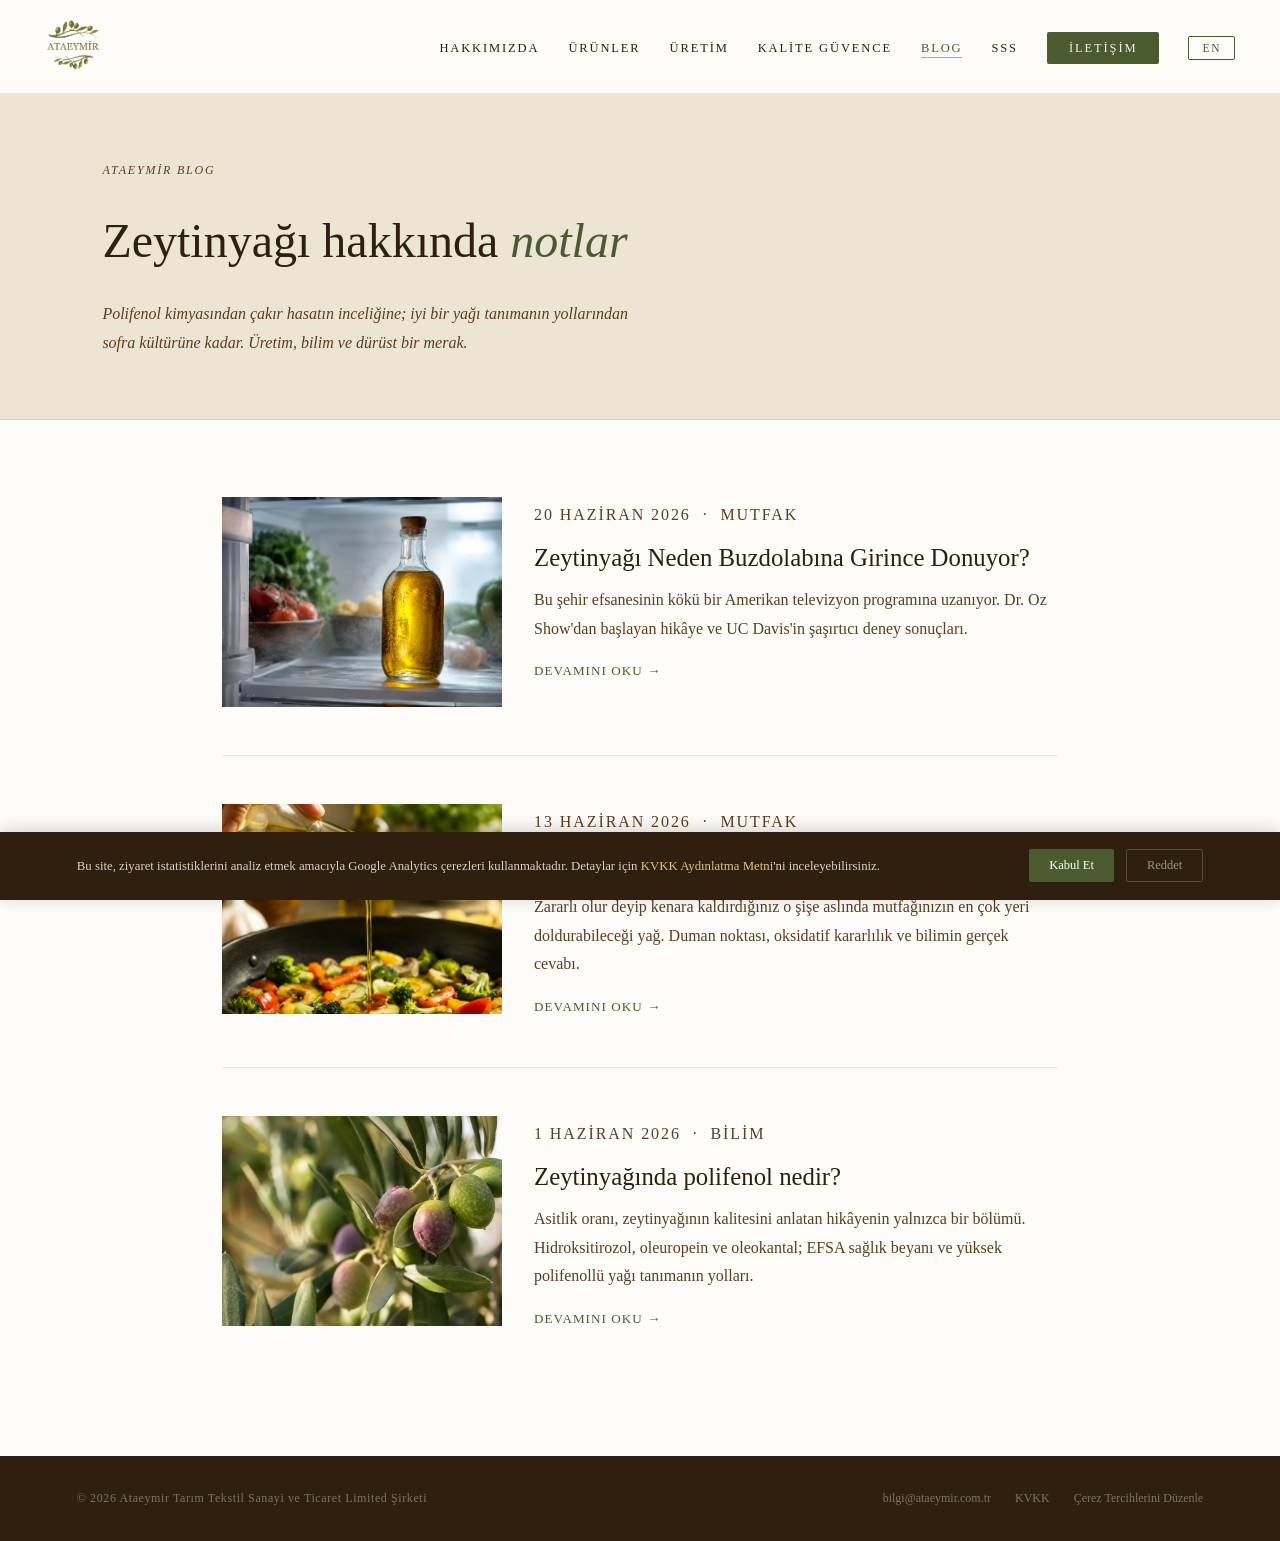
<file: blog/index.html>
<!DOCTYPE html>
<html lang="tr">
<head>
  <meta charset="UTF-8" />
  <meta name="viewport" content="width=device-width, initial-scale=1.0" />
  <title>Blog | Ataeymir</title>
  <meta name="description" content="Zeytinyağı, polifenol, çakır hasat ve üretim süreçleri hakkında Ataeymir'den okumalar." />
  <link rel="canonical" href="https://www.ataeymir.com.tr/blog/" />
  <script async src="https://www.googletagmanager.com/gtag/js?id=G-QYYB0YGPQY"></script>
  <script>window.dataLayer=window.dataLayer||[];function gtag(){dataLayer.push(arguments);}gtag('consent','default',{'analytics_storage':'denied'});gtag('js',new Date());gtag('config','G-QYYB0YGPQY');if(localStorage.getItem('cookieConsent')==='accepted'){gtag('consent','update',{'analytics_storage':'granted'});}</script>
  <style>
    :root{--olive:#4a5c2f;--olive-mid:#6b7d45;--olive-light:#5a7038;--gold:#c9a84c;--gold-light:#e2c47a;--cream:#f5f0e8;--cream-dark:#ede5d4;--brown:#2e1f0e;--brown-mid:#5c3d1e;--white:#fefcf8;}
    *,*::before,*::after{box-sizing:border-box;margin:0;padding:0;}
    html{font-size:16px;}
    body{font-family:Georgia,'Times New Roman',serif;background:var(--white);color:var(--brown);line-height:1.8;overflow-x:hidden;padding-top:80px;}
    .blog-hero{background:var(--cream-dark);padding:64px clamp(1.5rem,8vw,14rem) 3rem;border-bottom:1px solid rgba(74,92,47,0.12);height:340px;display:flex;flex-direction:column;justify-content:flex-start;overflow:hidden;}
    .blog-label{font-size:0.75rem;letter-spacing:0.15em;text-transform:uppercase;color:var(--olive-mid);margin-bottom:1rem;}
    .blog-hero h1{font-size:clamp(2rem,4vw,3rem);font-weight:300;color:var(--brown);}
    .blog-hero h1 em{font-style:italic;color:var(--olive);}
    .blog-hero p{margin-top:1rem;color:var(--brown-mid);max-width:560px;font-style:italic;}
    .blog-grid{max-width:900px;margin:0 auto;padding:clamp(3rem,6vw,5rem) clamp(1.5rem,5vw,2rem);display:grid;gap:3rem;}
    .blog-card{border-bottom:1px solid rgba(74,92,47,0.12);padding-bottom:3rem;display:grid;grid-template-columns:280px 1fr;gap:2rem;align-items:start;}
    .blog-card:last-child{border-bottom:none;}
    .blog-card-thumb{display:block;overflow:hidden;aspect-ratio:4/3;}
    .blog-card-thumb img{width:100%;height:100%;object-fit:cover;display:block;transition:transform 0.4s ease;}
    .blog-card-thumb:hover img{transform:scale(1.04);}
    .blog-card-body{display:flex;flex-direction:column;gap:0.75rem;padding-top:0.25rem;}
    .blog-card-meta{font-size:0.75rem;letter-spacing:0.12em;text-transform:uppercase;color:var(--olive-mid);}
    .blog-card h2{font-size:clamp(1.2rem,2.2vw,1.55rem);font-weight:300;line-height:1.3;}
    .blog-card h2 a{color:var(--brown);text-decoration:none;}
    .blog-card h2 a:hover{color:var(--olive);}
    .blog-card p{color:var(--brown-mid);font-size: 1rem;max-width:540px;}
    .read-more{color:var(--olive);text-decoration:none;font-size:0.82rem;letter-spacing:0.08em;text-transform:uppercase;margin-top:0.25rem;}
    .read-more:hover{color:var(--brown);}
    footer{background:#2e1f0e;padding:2rem clamp(2rem,6vw,6rem);display:flex;align-items:center;justify-content:space-between;flex-wrap:wrap;gap:1rem;}
    footer p{font-size:0.75rem;color:rgba(245,240,232,0.4);letter-spacing:0.05em;}
    footer a{color:rgba(245,240,232,0.4);text-decoration:none;font-size:0.75rem;transition:color 0.3s;}
    footer a:hover{color:#e2c47a;}
    @media(max-width:900px){
      .blog-card{grid-template-columns:1fr;}
    }
  
    /* === ATAEYMIR NAV === */
    nav{position:fixed;top:0;left:0;right:0;z-index:300;display:flex;align-items:center;justify-content:space-between;padding:19px 3.5vw;background:rgba(254,252,248,0.92);backdrop-filter:blur(12px);border-bottom:1px solid rgba(74,92,47,0.12);line-height:1;}
    .nav-logo img{height:52px;}
    .nav-links{display:flex;gap:29px;list-style:none;}
    .nav-links a{text-decoration:none;color:#2e1f0e;font-size:12.5px;letter-spacing:0.15em;text-transform:uppercase;font-weight:400;position:relative;transition:color 0.3s;line-height:1;}
    .nav-links a::after{content:'';position:absolute;bottom:-3px;left:0;width:0;height:1px;background:#c9a84c;transition:width 0.3s;}
    .nav-links a:hover,.nav-links a.active{color:#4a5c2f;}
    .nav-links a:hover::after,.nav-links a.active::after{width:100%;}
    .nav-cta{background:#4a5c2f;color:#f5f0e8!important;padding:9px 22px;border-radius:2px;}
    .nav-cta:hover{background:#5a7038;}
    .nav-cta::after,.nav-lang::after{display:none!important;}
    .nav-lang{border:1px solid #4a5c2f!important;color:#4a5c2f!important;padding:5px 13px!important;border-radius:2px;font-size:11.5px!important;letter-spacing:0.15em;}
    .nav-lang:hover{background:#4a5c2f!important;color:#f5f0e8!important;}
    .hamburger{display:none;flex-direction:column;gap:5px;cursor:pointer;background:none;border:none;padding:4px;}
    .hamburger span{display:block;width:24px;height:2px;background:#2e1f0e;transition:all 0.3s;}
    @media(max-width:900px){
      .nav-links{display:none;}
      .hamburger{display:flex;z-index:301;position:relative;}
      .nav-links.open{display:flex!important;flex-direction:column;position:fixed;top:0;left:0;width:100vw;height:100vh;background:#fefcf8;align-items:center;justify-content:center;gap:28px;z-index:300;overflow-y:auto;padding:48px 0;}
      .nav-links.open a{font-size:16px;}
      body.menu-open{overflow:hidden;position:fixed;width:100%;}
    }

    #cookie-banner { position:fixed; bottom:0; left:0; right:0; background:#2e1f0e; color:rgba(245,240,232,0.85); padding:1.1rem clamp(1.5rem,6vw,5rem); display:flex; align-items:center; justify-content:space-between; gap:1.5rem; flex-wrap:wrap; z-index:9999; font-size:0.8rem; line-height:1.6; box-shadow:0 -2px 16px rgba(0,0,0,0.18); }
    #cookie-banner p { margin:0; flex:1; min-width:200px; }
    #cookie-banner a { color:#e2c47a; text-decoration:none; }
    .cookie-btns { display:flex; gap:0.75rem; flex-shrink:0; }
    .cookie-accept { background:#4a5c2f; color:#fefcf8; border:none; padding:0.5rem 1.25rem; font-family:Georgia,serif; font-size:0.78rem; cursor:pointer; border-radius:2px; }
    .cookie-decline { background:transparent; color:rgba(245,240,232,0.55); border:1px solid rgba(245,240,232,0.2); padding:0.5rem 1.25rem; font-family:Georgia,serif; font-size:0.78rem; cursor:pointer; border-radius:2px; }
    .footer-links { display:flex; gap:1.5rem; align-items:center; flex-wrap:wrap; }
  </style>
</head>
<body>
  <nav>
    <a class="nav-logo" href="/"><img src="../assets/logo.png" alt="Ataeymir Logo" /></a>
    <ul class="nav-links" id="navLinks">
      <li><a href="/#hakkimizda">Hakkımızda</a></li>
      <li><a href="/#urunler">Ürünler</a></li>
      <li><a href="/#uretim">Üretim</a></li>
      <li><a href="/#bilim">Kalite Güvence</a></li>
      <li><a href="/blog/" class="active">Blog</a></li>
      <li><a href="/#sss">SSS</a></li>
      <li><a href="/#iletisim" class="nav-cta">İletişim</a></li>
      <li><a href="/blog/en.html" class="nav-lang">EN</a></li>
    </ul>
    <button class="hamburger" id="menuBtn" aria-label="Menü">
      <span></span><span></span><span></span>
    </button>
  </nav>

  <div class="blog-hero">
    <p class="blog-label">Ataeymir Blog</p>
    <h1>Zeytinyağı hakkında <em>notlar</em></h1>
    <p>Polifenol kimyasından çakır hasatın inceliğine; iyi bir yağı tanımanın yollarından sofra kültürüne kadar. Üretim, bilim ve dürüst bir merak.</p>
  </div>

  <div class="blog-grid">


    <div class="blog-card">
      <a href="/blog/zeytinyagi-neden-buzdolabinda-donar.html" class="blog-card-thumb">
        <img src="blog-donma-hero.webp" alt="Zeytinyağı şişesi buzdolabında" />
      </a>
      <div class="blog-card-body">
        <p class="blog-card-meta">20 Haziran 2026 &nbsp;·&nbsp; Mutfak</p>
        <h2><a href="/blog/zeytinyagi-neden-buzdolabinda-donar.html">Zeytinyağı Neden Buzdolabına Girince Donuyor?</a></h2>
        <p>Bu şehir efsanesinin kökü bir Amerikan televizyon programına uzanıyor. Dr. Oz Show'dan başlayan hikâye ve UC Davis'in şaşırtıcı deney sonuçları.</p>
        <a href="/blog/zeytinyagi-neden-buzdolabinda-donar.html" class="read-more">Devamını Oku →</a>
      </div>
    </div>
    <div class="blog-card">
      <a href="/blog/zeytinyagini-sadece-salatalara-mi-sakliyorsunuz.html" class="blog-card-thumb">
        <img src="blog-mutfak-hero.webp" alt="Zeytinyağı tavaya dökülerek kullanılıyor" />
      </a>
      <div class="blog-card-body">
        <p class="blog-card-meta">13 Haziran 2026 &nbsp;·&nbsp; Mutfak</p>
        <h2><a href="/blog/zeytinyagini-sadece-salatalara-mi-sakliyorsunuz.html">Zeytinyağını Sadece Salatalara mı Saklıyorsunuz?</a></h2>
        <p>Zararlı olur deyip kenara kaldırdığınız o şişe aslında mutfağınızın en çok yeri doldurabileceği yağ. Duman noktası, oksidatif kararlılık ve bilimin gerçek cevabı.</p>
        <a href="/blog/zeytinyagini-sadece-salatalara-mi-sakliyorsunuz.html" class="read-more">Devamını Oku →</a>
      </div>
    </div>
    <div class="blog-card">
      <a href="/blog/zeytinyaginda-polifenol-nedir.html" class="blog-card-thumb">
        <img src="blog-polyphenol-1.webp" alt="Çakır döneminde zeytin dalı" />
      </a>
      <div class="blog-card-body">
        <p class="blog-card-meta">1 Haziran 2026 &nbsp;·&nbsp; Bilim</p>
        <h2><a href="/blog/zeytinyaginda-polifenol-nedir.html">Zeytinyağında polifenol nedir?</a></h2>
        <p>Asitlik oranı, zeytinyağının kalitesini anlatan hikâyenin yalnızca bir bölümü. Hidroksitirozol, oleuropein ve oleokantal; EFSA sağlık beyanı ve yüksek polifenollü yağı tanımanın yolları.</p>
        <a href="/blog/zeytinyaginda-polifenol-nedir.html" class="read-more">Devamını Oku →</a>
      </div>
    </div>
  </div>

    <footer>
    <p>© 2026 Ataeymir Tarım Tekstil Sanayi ve Ticaret Limited Şirketi</p>
    <div class="footer-links">
      <a href="mailto:bilgi@ataeymir.com.tr">bilgi@ataeymir.com.tr</a>
      <a href="/kvkk.html">KVKK</a>
      <a href="#" onclick="resetCookiePrefs();return false;">Çerez Tercihlerini Düzenle</a>
    </div>
  </footer>
<script>
(function(){
  var btn=document.getElementById('menuBtn');
  var links=document.getElementById('navLinks');
  if(!btn||!links)return;
  btn.addEventListener('click',function(){
    links.classList.toggle('open');
    var o=links.classList.contains('open');
    document.body.classList.toggle('menu-open',o);
    btn.innerHTML=o?'<span style="transform:rotate(45deg) translate(5px,5px)"></span><span style="opacity:0"></span><span style="transform:rotate(-45deg) translate(5px,-5px)"></span>':'<span></span><span></span><span></span>';
  });
  links.querySelectorAll('a').forEach(function(a){
    a.addEventListener('click',function(){
      links.classList.remove('open');
      document.body.classList.remove('menu-open');
      btn.innerHTML='<span></span><span></span><span></span>';
    });
  });
})();
</script>

  <div id="cookie-banner" style="display:none;">
    <p>Bu site, ziyaret istatistiklerini analiz etmek amacıyla Google Analytics çerezleri kullanmaktadır. Detaylar için <a href="/kvkk.html">KVKK Aydınlatma Metni</a>'ni inceleyebilirsiniz.</p>
    <div class="cookie-btns">
      <button class="cookie-accept" id="cookieAccept">Kabul Et</button>
      <button class="cookie-decline" id="cookieDecline">Reddet</button>
    </div>
  </div>
  <script>(function(){var b=document.getElementById('cookie-banner');if(!localStorage.getItem('cookieConsent')){b.style.display='flex';}document.getElementById('cookieAccept').addEventListener('click',function(){localStorage.setItem('cookieConsent','accepted');gtag('consent','update',{'analytics_storage':'granted'});b.style.display='none';});document.getElementById('cookieDecline').addEventListener('click',function(){localStorage.setItem('cookieConsent','declined');b.style.display='none';});})();window.resetCookiePrefs=function(){localStorage.removeItem('cookieConsent');var b=document.getElementById('cookie-banner');if(b){b.style.display='flex';}};</script>
</body>
</html>
</file>
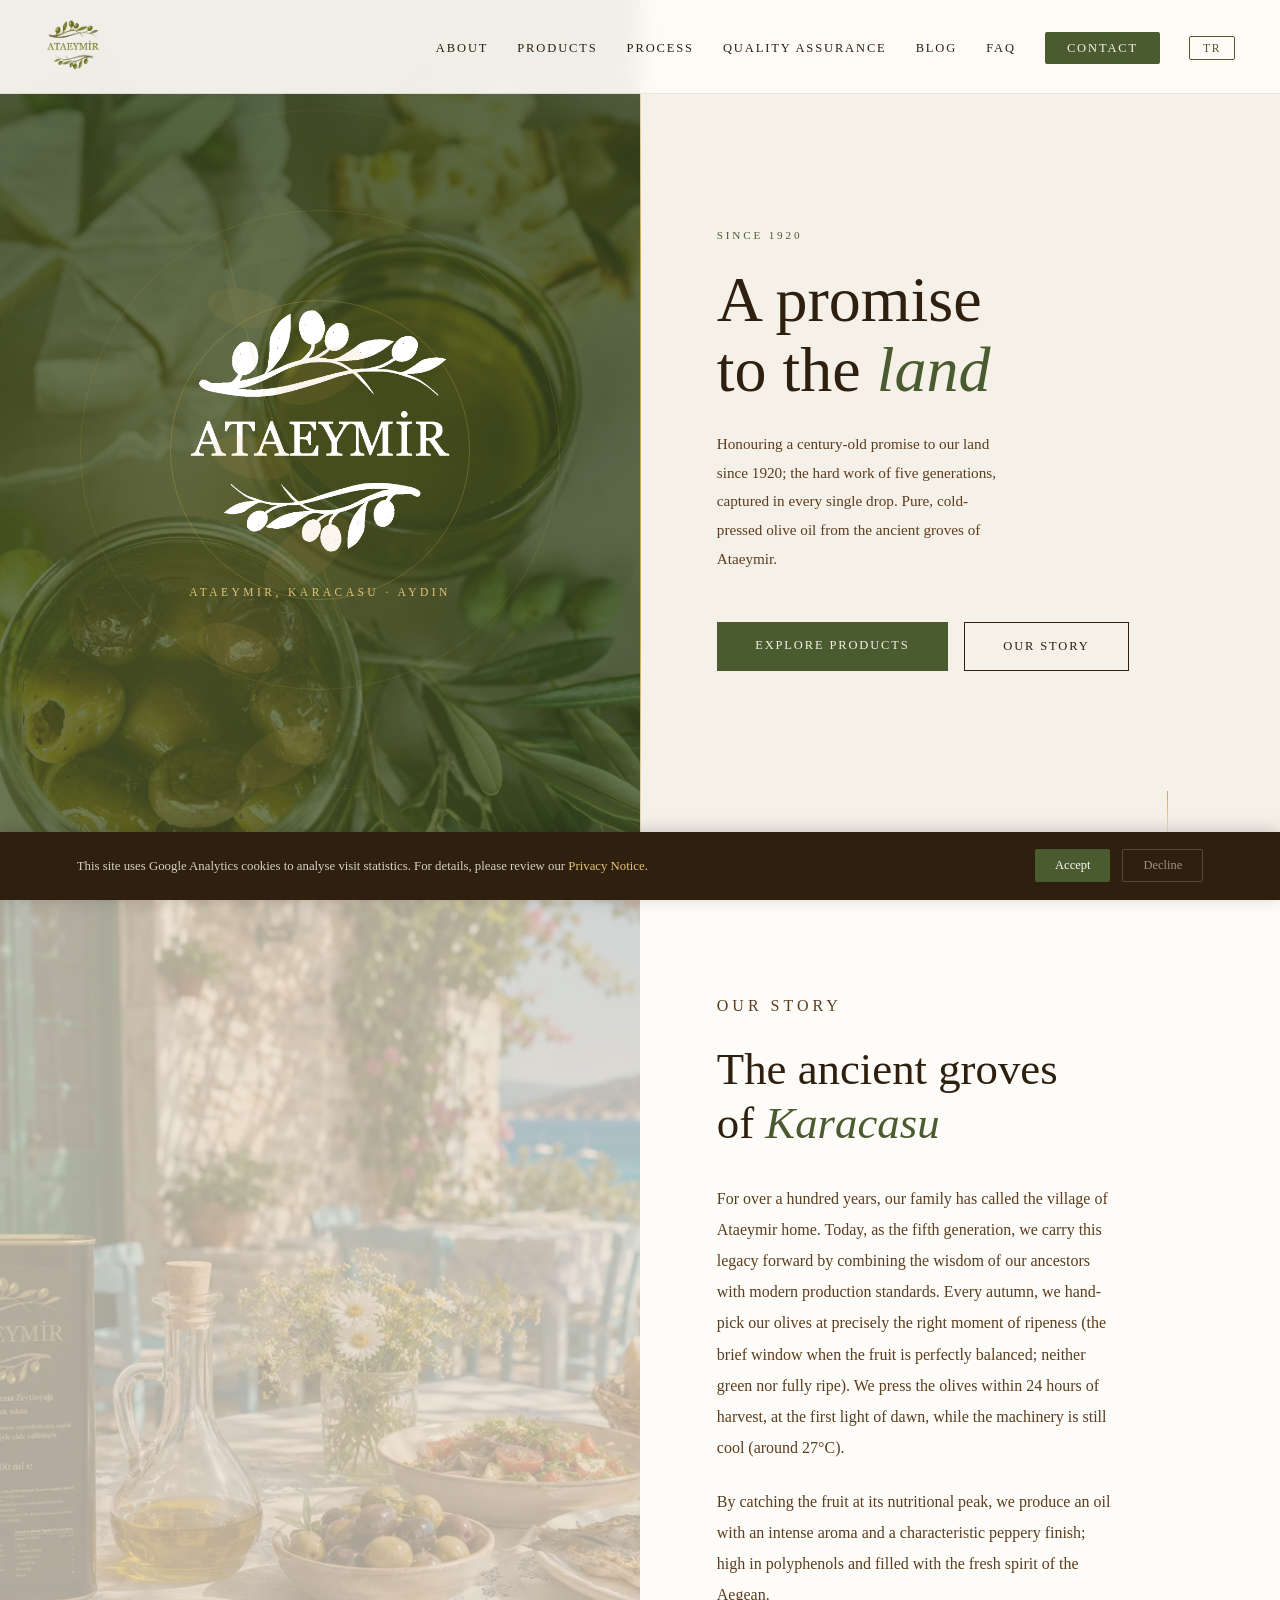
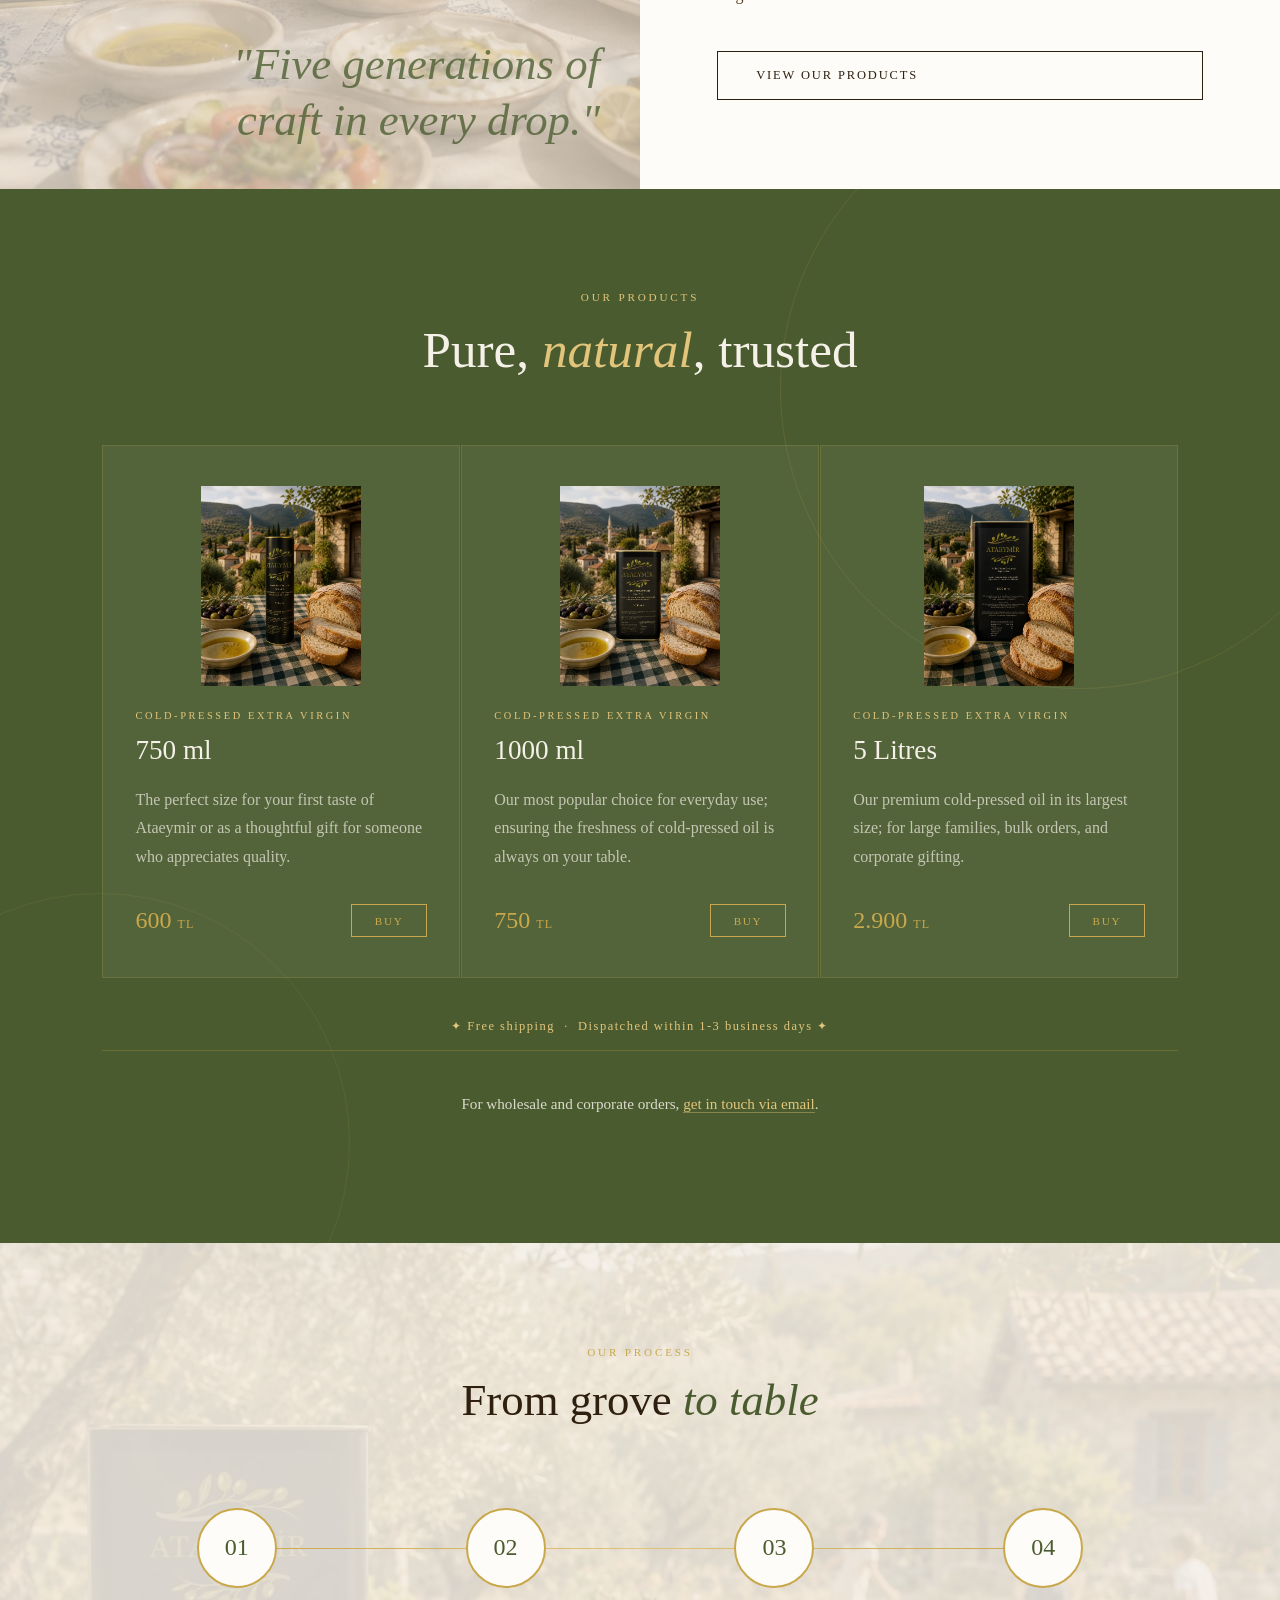
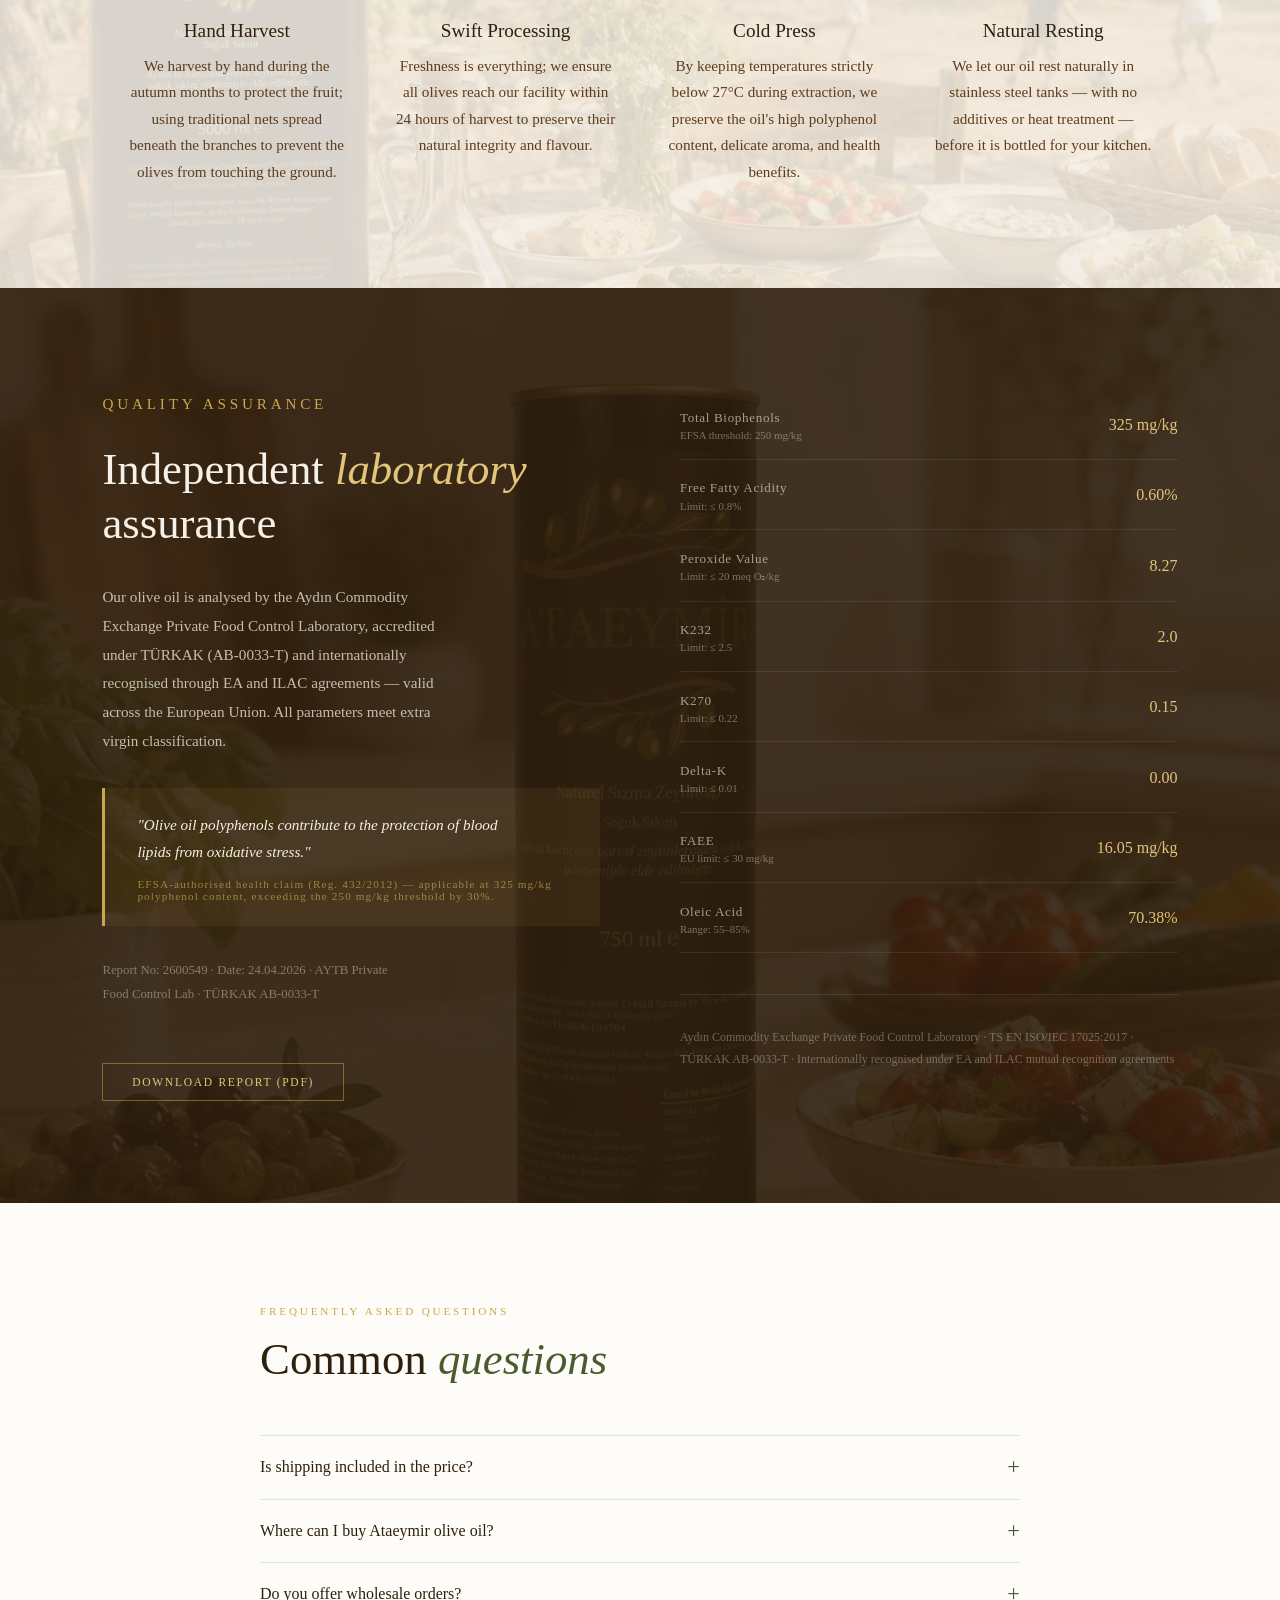
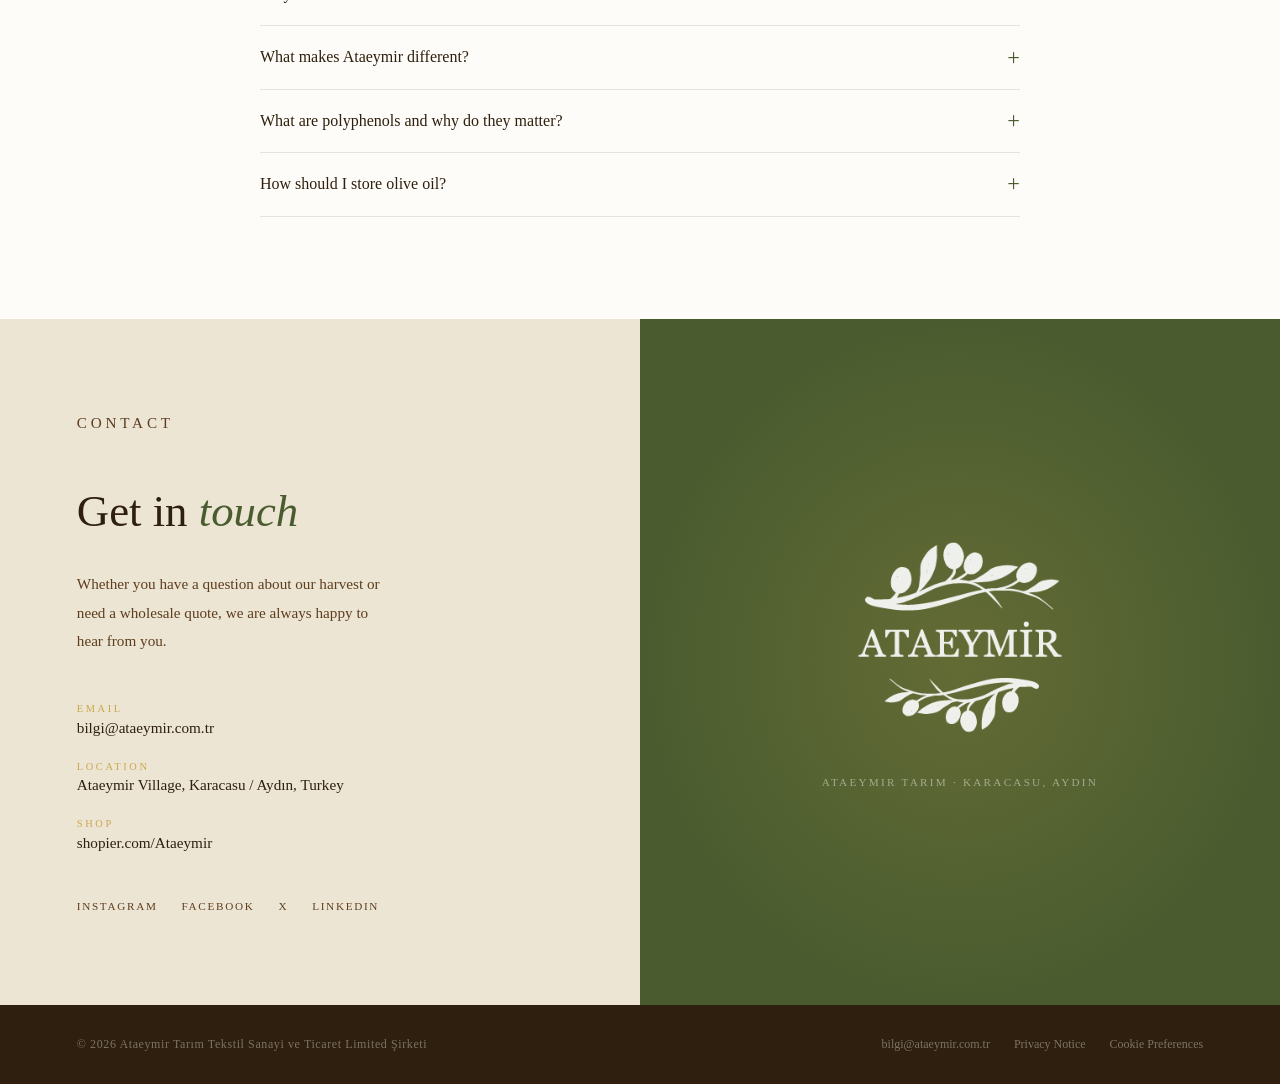
<file: en.html>
<!DOCTYPE html>
<html lang="en">
<head>
  <meta charset="UTF-8" />
  <meta name="viewport" content="width=device-width, initial-scale=1.0" />
  <title>Ataeymir | Cold-Pressed Olive Oil — Karacasu, Aydın, Turkey</title>
  <meta name="description" content="Cold-pressed extra virgin olive oil from Ataeymir village, five generations of family craft. High polyphenols, fruity aroma, smooth taste, pleasant bitterness. Karacasu, Aydın." />
  <meta name="keywords" content="cold pressed olive oil Turkey, high polyphenol olive oil, EFSA olive oil health claim, Turkish extra virgin olive oil wholesale, Ataeymir, Karacasu olive oil, Aegean olive oil" />
  <meta name="robots" content="index, follow" />
  <meta name="author" content="Ataeymir Tarım Tekstil Sanayi ve Ticaret Limited Şirketi" />
  <link rel="canonical" href="https://www.ataeymir.com.tr/en.html" />
  <link rel="alternate" hreflang="en" href="https://www.ataeymir.com.tr/en.html" />
  <link rel="alternate" hreflang="tr" href="https://www.ataeymir.com.tr/" />
  <link rel="alternate" hreflang="x-default" href="https://www.ataeymir.com.tr/" />
  <meta property="og:title" content="Ataeymir | Cold-Pressed Olive Oil — Karacasu, Aydın, Turkey" />
  <meta property="og:description" content="Cold-pressed extra virgin olive oil from Ataeymir village, five generations of family craft. High polyphenols, fruity aroma, smooth taste, pleasant bitterness. Karacasu, Aydın." />
  <meta property="og:type" content="website" />
  <meta property="og:url" content="https://www.ataeymir.com.tr/en.html" />
  <meta property="og:image" content="https://www.ataeymir.com.tr/assets/banner.webp" />
  <meta property="og:locale" content="en_GB" />
  <meta property="og:locale:alternate" content="tr_TR" />
  <meta property="og:site_name" content="Ataeymir" />
  <meta name="twitter:card" content="summary_large_image" />
  <meta name="twitter:title" content="Ataeymir | Cold-Pressed Olive Oil from Turkey" />
  <meta name="twitter:description" content="Cold-pressed extra virgin olive oil from Ataeymir village, five generations of family craft. High polyphenols, fruity aroma, smooth taste, pleasant bitterness. Karacasu, Aydın." />
  <meta name="twitter:image" content="https://www.ataeymir.com.tr/assets/banner.webp" />
  <link rel="icon" type="image/x-icon" href="assets/favicon.ico" />
  <link rel="apple-touch-icon" href="assets/apple-touch-icon.png" />
  <link rel="icon" type="image/png" sizes="192x192" href="assets/favicon-192.png" />
  <script type="application/ld+json">
  {
    "@context": "https://schema.org",
    "@type": "Organization",
    "name": "Ataeymir",
    "legalName": "Ataeymir Tarım Tekstil Sanayi ve Ticaret Limited Şirketi",
    "url": "https://www.ataeymir.com.tr",
    "logo": "https://www.ataeymir.com.tr/assets/logo.png",
    "email": "bilgi@ataeymir.com.tr",
    "address": {"@type": "PostalAddress", "addressLocality": "Karacasu", "addressRegion": "Aydın", "addressCountry": "TR"},
    "sameAs": ["https://www.instagram.com/ataeymir_", "https://www.facebook.com/ataeymirtarim", "https://www.x.com/ataeymir_", "https://www.linkedin.com/company/ataeymir/"]
  }
  </script>
  <script type="application/ld+json">
  {
    "@context": "https://schema.org",
    "@type": "ItemList",
    "name": "Ataeymir Olive Oil Products",
    "itemListElement": [
      {"@type": "Product", "position": 1, "name": "Ataeymir Cold-Pressed Extra Virgin Olive Oil 750ml", "description": "Hand-harvested at the green-to-violet transition, cold-pressed below 27°C within 24 hours. 325 mg/kg biophenols.", "image": "https://www.ataeymir.com.tr/assets/soguk_750.webp", "brand": {"@type": "Brand", "name": "Ataeymir"}, "offers": {"@type": "Offer", "price": "600", "priceCurrency": "TRY", "availability": "https://schema.org/InStock", "url": "https://www.shopier.com/Ataeymir/23066241", "shippingDetails": {"@type": "OfferShippingDetails", "shippingRate": {"@type": "MonetaryAmount", "value": "0", "currency": "TRY"}, "shippingDestination": {"@type": "DefinedRegion", "addressCountry": "TR"}, "deliveryTime": {"@type": "ShippingDeliveryTime", "handlingTime": {"@type": "QuantitativeValue", "minValue": 1, "maxValue": 3, "unitCode": "DAY"}, "transitTime": {"@type": "QuantitativeValue", "minValue": 1, "maxValue": 3, "unitCode": "DAY"}}}}},
      {"@type": "Product", "position": 2, "name": "Ataeymir Cold-Pressed Extra Virgin Olive Oil 1000ml", "description": "Hand-harvested at the green-to-violet transition, cold-pressed below 27°C within 24 hours. 325 mg/kg biophenols.", "image": "https://www.ataeymir.com.tr/assets/soguk_1000.webp", "brand": {"@type": "Brand", "name": "Ataeymir"}, "offers": {"@type": "Offer", "price": "750", "priceCurrency": "TRY", "availability": "https://schema.org/InStock", "url": "https://www.shopier.com/Ataeymir/23066298", "shippingDetails": {"@type": "OfferShippingDetails", "shippingRate": {"@type": "MonetaryAmount", "value": "0", "currency": "TRY"}, "shippingDestination": {"@type": "DefinedRegion", "addressCountry": "TR"}, "deliveryTime": {"@type": "ShippingDeliveryTime", "handlingTime": {"@type": "QuantitativeValue", "minValue": 1, "maxValue": 3, "unitCode": "DAY"}, "transitTime": {"@type": "QuantitativeValue", "minValue": 1, "maxValue": 3, "unitCode": "DAY"}}}}},
      {"@type": "Product", "position": 3, "name": "Ataeymir Cold-Pressed Extra Virgin Olive Oil 5 Litres", "description": "Hand-harvested at the green-to-violet transition, cold-pressed below 27°C within 24 hours. 325 mg/kg biophenols. Large-format tin.", "image": "https://www.ataeymir.com.tr/assets/soguk_5000.webp", "brand": {"@type": "Brand", "name": "Ataeymir"}, "offers": {"@type": "Offer", "price": "2900", "priceCurrency": "TRY", "availability": "https://schema.org/InStock", "url": "https://www.shopier.com/Ataeymir/35621527", "shippingDetails": {"@type": "OfferShippingDetails", "shippingRate": {"@type": "MonetaryAmount", "value": "0", "currency": "TRY"}, "shippingDestination": {"@type": "DefinedRegion", "addressCountry": "TR"}, "deliveryTime": {"@type": "ShippingDeliveryTime", "handlingTime": {"@type": "QuantitativeValue", "minValue": 1, "maxValue": 3, "unitCode": "DAY"}, "transitTime": {"@type": "QuantitativeValue", "minValue": 1, "maxValue": 3, "unitCode": "DAY"}}}}}
    ]
  }
  </script>

  <style>
    :root {
      --olive:    #4a5c2f;
      --olive-light: #6b7d45;
      --gold:     #c9a84c;
      --gold-light: #e2c47a;
      --cream:    #f5f0e8;
      --cream-dark: #ede5d4;
      --brown:    #2e1f0e;
      --brown-mid: #5c3d1e;
      --white:    #fefcf8;
    }

    *, *::before, *::after { margin: 0; padding: 0; box-sizing: border-box; }
    html { font-size: 16px; scroll-behavior: smooth; }

    body {
      font-family: Georgia, 'Times New Roman', serif;
      font-weight: 400;
      background: var(--white);
      color: var(--brown);
      overflow-x: hidden;
    }

    /* ─── HERO ────────────────────────────────────────── */
    .hero {
      min-height: 100vh;
      display: grid;
      grid-template-columns: 1fr 1fr;
      position: relative;
      overflow: hidden;
    }

    .hero-visual {
      background: var(--olive);
      position: relative;
      overflow: hidden;
    }

    .hero-visual::before {
      content: '';
      position: absolute;
      inset: 0;
      background-image: url('assets/banner.webp');
      background-size: cover;
      background-position: center;
      opacity: 0.35;
    }

    .hero-visual::after {
      content: '';
      position: absolute;
      inset: 0;
      background:
        radial-gradient(ellipse at 30% 70%, rgba(201,168,76,0.15) 0%, transparent 60%),
        linear-gradient(to bottom, rgba(42,58,20,0.5) 0%, rgba(42,58,20,0.3) 100%);
    }

    .hero-visual svg.branch {
      position: absolute;
      bottom: -20px; right: -20px;
      width: 85%;
      opacity: 0.1;
      z-index: 2;
    }

    .hero-visual .olive-circles {
      position: absolute;
      inset: 0;
      display: flex;
      align-items: center;
      justify-content: center;
      z-index: 2;
    }

    .hero-visual .circle-ring {
      position: absolute;
      border-radius: 50%;
      border: 1px solid rgba(201,168,76,0.3);
    }

    .hero-visual .logo-center {
      position: relative;
      z-index: 2;
      display: flex;
      flex-direction: column;
      align-items: center;
      gap: 1.5rem;
    }

    .hero-visual .logo-center img {
      width: clamp(160px, 22vw, 280px);
      filter: brightness(0) invert(1);
      animation: fadeUp 1.2s ease both;
    }

    .hero-visual .tagline-small {
      color: var(--gold-light);
      font-size: 0.72rem;
      letter-spacing: 0.3em;
      text-transform: uppercase;
      animation: fadeUp 1.2s 0.3s ease both;
    }

    .hero-content {
      display: flex;
      flex-direction: column;
      justify-content: center;
      padding: clamp(3rem, 8vw, 8rem) clamp(2rem, 6vw, 7rem);
      background: var(--cream);
      position: relative;
    }

    .hero-content::before {
      content: '';
      position: absolute;
      top: 0; bottom: 0; left: 0;
      width: 1px;
      background: linear-gradient(to bottom, transparent, var(--gold) 30%, var(--gold) 70%, transparent);
    }

    .hero-label {
      font-size: 0.7rem;
      letter-spacing: 0.25em;
      text-transform: uppercase;
      color: var(--olive);
      margin-bottom: 1.5rem;
      animation: fadeUp 1s 0.4s ease both;
      opacity: 0;
    }

    .hero-title {
      font-family: Georgia, 'Times New Roman', serif;
      font-size: clamp(2.8rem, 5vw, 5rem);
      font-weight: 300;
      line-height: 1.1;
      color: var(--brown);
      margin-bottom: 1.5rem;
      animation: fadeUp 1s 0.55s ease both;
      opacity: 0;
    }

    .hero-title em { font-style: italic; color: var(--olive); }

    .hero-subtitle {
      font-size: 0.95rem;
      line-height: 1.9;
      color: var(--brown-mid);
      max-width: 38ch;
      margin-bottom: 3rem;
      animation: fadeUp 1s 0.7s ease both;
      opacity: 0;
    }

    .hero-actions {
      display: flex;
      gap: 1rem;
      flex-wrap: wrap;
      animation: fadeUp 1s 0.85s ease both;
      opacity: 0;
    }

    .btn-primary {
      display: inline-block;
      background: var(--olive);
      color: var(--cream);
      padding: 1rem 2.4rem;
      text-decoration: none;
      font-size: 0.78rem;
      letter-spacing: 0.15em;
      text-transform: uppercase;
      transition: background 0.3s, transform 0.2s;
    }
    .btn-primary:hover { background: var(--olive-light); transform: translateY(-2px); }

    .btn-outline {
      display: inline-block;
      border: 1px solid var(--brown);
      color: var(--brown);
      padding: 1rem 2.4rem;
      text-decoration: none;
      font-size: 0.78rem;
      letter-spacing: 0.15em;
      text-transform: uppercase;
      transition: all 0.3s;
    }
    .btn-outline:hover { background: var(--brown); color: var(--cream); }

    .scroll-hint {
      position: absolute;
      bottom: 2.5rem; right: clamp(2rem, 5vw, 6rem);
      display: flex;
      flex-direction: column;
      align-items: center;
      gap: 0.5rem;
      color: var(--brown-mid);
      font-size: 0.65rem;
      letter-spacing: 0.2em;
      text-transform: uppercase;
      animation: fadeUp 1s 1.2s ease both;
      opacity: 0;
    }

    .scroll-line {
      width: 1px; height: 50px;
      background: linear-gradient(to bottom, var(--gold), transparent);
      animation: scrollDown 2s 1.5s infinite;
    }

    /* ─── ABOUT ───────────────────────────────────────── */
    #about {
      display: grid;
      grid-template-columns: 1fr 1fr;
      min-height: 80vh;
    }

    .about-visual {
      background-color: var(--cream-dark);
      background-image: url('assets/lifestyle_1000.webp');
      background-size: cover;
      background-position: center 40%;
      display: flex;
      align-items: center;
      justify-content: center;
      position: relative;
      overflow: hidden;
      padding: 4rem 4rem 12rem 4rem;
    }

    .about-visual::before {
      content: '';
      position: absolute;
      inset: 0;
      background: rgba(235,225,210,0.72);
    }

    .about-visual::after {
      content: '"Five generations of craft in every drop."';
      position: absolute;
      bottom: 2.5rem;
      right: 2.5rem;
      max-width: 18ch;
      font-family: Georgia, 'Times New Roman', serif;
      font-size: clamp(2rem, 3.5vw, 3.2rem);
      font-weight: 300;
      font-style: italic;
      color: rgba(74,92,47,0.78);
      line-height: 1.25;
      text-align: right;
    }

    .about-text {
      padding: clamp(3rem, 7vw, 7rem) clamp(2rem, 6vw, 7rem);
      display: flex;
      flex-direction: column;
      justify-content: center;
    }

    .section-label {
      font-size: 0.7rem;
      letter-spacing: 0.25em;
      text-transform: uppercase;
      color: var(--gold);
      margin-bottom: 1rem;
    }

    .section-title {
      font-family: Georgia, 'Times New Roman', serif;
      font-size: clamp(2rem, 3.5vw, 3.2rem);
      font-weight: 300;
      line-height: 1.2;
      margin-bottom: 2rem;
      color: var(--brown);
    }

    .section-title em { font-style: italic; color: var(--olive); }

    #products .section-title em { color: var(--gold-light); }

    .about-text p {
      font-size: 1rem;
      line-height: 1.95;
      color: var(--brown-mid);
      margin-bottom: 1.4rem;
      max-width: 50ch;
    }

    .about-text p:last-of-type { margin-bottom: 2.5rem; }

    /* ─── PRODUCTS ────────────────────────────────────── */
    #products {
      background: var(--olive);
      padding: clamp(4rem, 8vw, 8rem) clamp(2rem, 8vw, 10rem);
      position: relative;
      overflow: hidden;
    }

    #products::before {
      content: '';
      position: absolute;
      top: -100px; right: -100px;
      width: 600px; height: 600px;
      border-radius: 50%;
      border: 1px solid rgba(201,168,76,0.15);
    }

    #products::after {
      content: '';
      position: absolute;
      bottom: -150px; left: -150px;
      width: 500px; height: 500px;
      border-radius: 50%;
      border: 1px solid rgba(201,168,76,0.1);
    }

    .products-header {
      text-align: center;
      margin-bottom: 4rem;
      position: relative;
      z-index: 2;
    }

    .products-header .section-label { color: var(--gold-light); }

    .products-header .section-title {
      color: var(--cream);
      font-size: clamp(2rem, 4vw, 3.5rem);
    }

    .products-grid {
      display: grid;
      grid-template-columns: repeat(auto-fit, minmax(240px, 1fr));
      gap: 1.5px;
      position: relative;
      z-index: 2;
    }

    .product-card {
      background: rgba(254,252,248,0.05);
      border: 1px solid rgba(201,168,76,0.2);
      padding: 2.5rem 2rem;
      display: flex;
      flex-direction: column;
      transition: background 0.3s, transform 0.3s;
      position: relative;
      overflow: hidden;
    }

    .product-card::before {
      content: '';
      position: absolute;
      bottom: 0; left: 0;
      width: 100%; height: 3px;
      background: linear-gradient(to right, var(--gold), var(--gold-light));
      transform: scaleX(0);
      transform-origin: left;
      transition: transform 0.4s;
    }

    .product-card:hover { background: rgba(201,168,76,0.08); transform: translateY(-4px); }
    .product-card:hover::before { transform: scaleX(1); }

    .campaign-ribbon {
      display: block;
      width: 100%;
      background: var(--gold);
      color: var(--brown);
      font-size: 0.62rem;
      font-weight: 400;
      letter-spacing: 0.12em;
      text-transform: uppercase;
      padding: 0.4rem 1rem;
      text-align: center;
      margin: -2.5rem -2rem 1.5rem -2rem;
      position: relative;
      z-index: 3;
    }

    .price-old {
      font-family: Georgia, 'Times New Roman', serif;
      font-size: 0.88rem;
      color: rgba(245,240,232,0.65);
      text-decoration: line-through;
      text-decoration-color: rgba(245,240,232,0.8);
      text-decoration-thickness: 1.5px;
      margin-right: 0.5rem;
    }

    .product-img {
      width: 100%;
      height: 200px;
      object-fit: contain;
      object-position: center;
      margin-bottom: 1.5rem;
      transition: transform 0.4s ease;
    }

    .product-card:hover .product-img { transform: scale(1.04); }

    .product-type {
      font-size: 0.65rem;
      letter-spacing: 0.25em;
      text-transform: uppercase;
      color: var(--gold-light);
      margin-bottom: 0.8rem;
    }

    .product-name {
      font-family: Georgia, 'Times New Roman', serif;
      font-size: 1.7rem;
      font-weight: 300;
      color: var(--cream);
      line-height: 1.2;
      margin-bottom: 1.2rem;
    }

    .product-desc {
      font-size: 1rem;
      line-height: 1.8;
      color: rgba(245,240,232,0.7);
      flex: 1;
      margin-bottom: 2rem;
    }

    .product-footer {
      display: flex;
      align-items: center;
      justify-content: space-between;
    }

    .product-price {
      font-family: Georgia, 'Times New Roman', serif;
      font-size: 1.5rem;
      color: var(--gold);
    }

    .product-price span {
      font-size: 0.75rem;
      letter-spacing: 0.1em;
    }

    .btn-buy {
      display: inline-block;
      border: 1px solid var(--gold);
      color: var(--gold);
      padding: 0.6rem 1.4rem;
      text-decoration: none;
      font-size: 0.7rem;
      letter-spacing: 0.15em;
      text-transform: uppercase;
      transition: all 0.3s;
    }

    .btn-buy:hover { background: var(--gold); color: var(--olive); }

    /* ─── PROCESS ─────────────────────────────────────── */
    #process {
      padding: clamp(4rem, 8vw, 8rem) clamp(2rem, 8vw, 10rem);
      position: relative;
      overflow: hidden;
      background-image: url('assets/lifestyle_5000.webp');
      background-size: cover;
      background-position: center 30%;
    }

    #process::before {
      content: '';
      position: absolute;
      inset: 0;
      background: rgba(245,240,232,0.87);
      z-index: 0;
    }

    .process-header {
      text-align: center;
      margin-bottom: 5rem;
      position: relative;
      z-index: 1;
    }

    .process-steps {
      display: grid;
      grid-template-columns: repeat(4, 1fr);
      gap: 0;
      position: relative;
      z-index: 1;
    }

    .process-steps::before {
      content: '';
      position: absolute;
      top: 2.5rem; left: 12.5%;
      width: 75%; height: 1px;
      background: linear-gradient(to right, var(--gold), var(--gold-light), var(--gold));
    }

    .process-step {
      display: flex;
      flex-direction: column;
      align-items: center;
      text-align: center;
      padding: 0 1.5rem;
      position: relative;
    }

    .step-num {
      width: 5rem; height: 5rem;
      border-radius: 50%;
      background: var(--white);
      border: 2px solid var(--gold);
      display: flex;
      align-items: center;
      justify-content: center;
      font-family: Georgia, 'Times New Roman', serif;
      font-size: 1.5rem;
      color: var(--olive);
      margin-bottom: 2rem;
      position: relative;
      z-index: 2;
    }

    .step-title {
      font-family: Georgia, 'Times New Roman', serif;
      font-size: 1.2rem;
      font-weight: 400;
      color: var(--brown);
      margin-bottom: 0.7rem;
    }

    .step-desc { font-size: 0.95rem; line-height: 1.75; color: var(--brown-mid); }

    /* ─── SCIENCE & ASSURANCE ────────────────────────── */
    #science {
      background-color: var(--brown);
      background-image: url('assets/lifestyle_750.webp');
      background-size: cover;
      background-position: center 40%;
      padding: clamp(4rem, 8vw, 8rem) clamp(2rem, 8vw, 10rem);
      position: relative;
      overflow: hidden;
    }

    #science::before {
      content: '';
      position: absolute;
      inset: 0;
      background: rgba(46,31,14,0.90);
      z-index: 0;
    }

    .science-grid {
      display: grid;
      grid-template-columns: 1fr 1fr;
      gap: 5rem;
      align-items: start;
      position: relative;
      z-index: 1;
    }

    .science-left .section-label { color: var(--gold); }

    .science-left .section-title {
      color: var(--cream);
      font-size: clamp(2rem, 3.5vw, 3rem);
    }

    .science-left .section-title em { color: var(--gold-light); }

    .science-left p {
      font-size: 0.95rem;
      line-height: 1.9;
      color: rgba(245,240,232,0.75);
      margin-bottom: 1.5rem;
      max-width: 48ch;
    }

    .efsa-beyan {
      border-left: 3px solid var(--gold);
      padding: 1.5rem 2rem;
      margin: 2rem 0;
      background: rgba(201,168,76,0.08);
    }

    .efsa-beyan p {
      font-size: 0.95rem;
      line-height: 1.75;
      color: var(--cream) !important;
      font-style: italic;
      margin: 0 !important;
    }

    .efsa-beyan small {
      display: block;
      font-size: 0.7rem;
      letter-spacing: 0.1em;
      color: rgba(201,168,76,0.7);
      margin-top: 0.8rem;
      font-style: normal;
    }

    .science-right {
      display: flex;
      flex-direction: column;
      gap: 1px;
    }

    .param-row {
      display: grid;
      grid-template-columns: 1fr auto;
      gap: 1rem;
      align-items: center;
      padding: 1.1rem 0;
      border-bottom: 1px solid rgba(245,240,232,0.08);
    }

    .param-row:last-child { border-bottom: none; }

    .param-name {
      font-size: 0.82rem;
      color: rgba(245,240,232,0.6);
      letter-spacing: 0.05em;
    }

    .param-value {
      font-family: Georgia, 'Times New Roman', serif;
      font-size: 1rem;
      color: var(--gold-light);
      text-align: right;
      white-space: nowrap;
    }

    .param-note {
      font-size: 0.68rem;
      color: rgba(245,240,232,0.4);
      display: block;
      margin-top: 0.2rem;
    }

    .lab-info {
      margin-top: 2.5rem;
      padding-top: 2rem;
      border-top: 1px solid rgba(245,240,232,0.1);
    }

    .lab-info p {
      font-size: 0.75rem;
      color: rgba(245,240,232,0.35);
      line-height: 1.8;
    }

    @media (max-width: 900px) {
      .science-grid { grid-template-columns: 1fr; gap: 3rem; }
    }

    #wholesale {
      background: var(--cream-dark);
      padding: clamp(4rem, 8vw, 8rem) clamp(2rem, 8vw, 10rem);
    }

    .b2b-header { text-align: center; margin-bottom: 4rem; }

    .b2b-grid {
      display: grid;
      grid-template-columns: 1fr 1fr;
      gap: 3rem;
    }

    .b2b-card {
      background: var(--white);
      border: 1px solid rgba(74,92,47,0.15);
      padding: 3rem;
    }

    .b2b-card-label {
      font-size: 0.65rem;
      letter-spacing: 0.3em;
      text-transform: uppercase;
      color: var(--gold);
      margin-bottom: 0.8rem;
    }

    .b2b-card h3 {
      font-family: Georgia, 'Times New Roman', serif;
      font-size: 1.6rem;
      font-weight: 300;
      color: var(--brown);
      margin-bottom: 1rem;
    }

    .b2b-card p {
      font-size: 0.88rem;
      line-height: 1.85;
      color: var(--brown-mid);
      margin-bottom: 2rem;
    }

    .b2b-form label {
      display: block;
      font-size: 0.68rem;
      letter-spacing: 0.15em;
      text-transform: uppercase;
      color: var(--brown-mid);
      margin-bottom: 0.4rem;
      margin-top: 1.2rem;
    }

    .b2b-form input,
    .b2b-form select,
    .b2b-form textarea {
      width: 100%;
      padding: 0.75rem 1rem;
      border: 1px solid rgba(74,92,47,0.25);
      background: var(--cream);
      font-family: Georgia, 'Times New Roman', serif;
      font-size: 0.88rem;
      color: var(--brown);
      outline: none;
      transition: border-color 0.3s;
    }

    .b2b-form input:focus,
    .b2b-form select:focus,
    .b2b-form textarea:focus { border-color: var(--olive); }

    .b2b-form textarea { height: 100px; resize: vertical; }
    .b2b-form select { appearance: none; cursor: pointer; }

    .b2b-submit {
      margin-top: 1.8rem;
      width: 100%;
      background: var(--olive);
      color: var(--cream);
      border: none;
      padding: 1rem;
      font-family: Georgia, 'Times New Roman', serif;
      font-size: 0.78rem;
      letter-spacing: 0.15em;
      text-transform: uppercase;
      cursor: pointer;
      transition: background 0.3s;
    }

    .b2b-submit:hover { background: var(--olive-light); }

    .b2b-success {
      display: none;
      text-align: center;
      padding: 2rem;
      color: var(--olive);
      font-size: 0.95rem;
      line-height: 1.8;
    }

    /* ─── CONTACT ─────────────────────────────────────── */
    #contact {
      background: var(--cream-dark);
      display: grid;
      grid-template-columns: 1fr 1fr;
    }

    .contact-info {
      padding: clamp(3rem, 7vw, 7rem) clamp(2rem, 6vw, 6rem);
      display: flex;
      flex-direction: column;
      justify-content: center;
    }

    .contact-info p {
      font-size: 0.95rem;
      line-height: 1.85;
      color: var(--brown-mid);
      margin-bottom: 3rem;
      max-width: 40ch;
    }

    .contact-details { display: flex; flex-direction: column; gap: 1.5rem; }

    .contact-item { display: flex; flex-direction: column; gap: 0.3rem; }

    .contact-item-label {
      font-size: 0.65rem;
      letter-spacing: 0.25em;
      text-transform: uppercase;
      color: var(--gold);
    }

    .contact-item-value { font-size: 0.95rem; color: var(--brown); }

    .contact-item-value a {
      color: var(--brown);
      text-decoration: none;
      transition: color 0.3s;
    }

    .contact-item-value a:hover { color: var(--olive); }

    .social-links { display: flex; gap: 1.5rem; margin-top: 3rem; }

    .social-link {
      font-size: 0.7rem;
      letter-spacing: 0.15em;
      text-transform: uppercase;
      text-decoration: none;
      color: var(--brown-mid);
      border-bottom: 1px solid transparent;
      transition: all 0.3s;
      padding-bottom: 2px;
    }

    .social-link:hover { color: var(--olive); border-bottom-color: var(--gold); }

    .contact-visual {
      background: var(--olive);
      display: flex;
      align-items: center;
      justify-content: center;
      position: relative;
      overflow: hidden;
      padding: 4rem;
    }

    .contact-visual::before {
      content: '';
      position: absolute;
      inset: 0;
      background: radial-gradient(ellipse at 50% 50%, rgba(201,168,76,0.2) 0%, transparent 70%);
    }

    .contact-visual .logo-wrap { position: relative; z-index: 2; text-align: center; }

    .contact-visual .logo-wrap img {
      width: clamp(140px, 18vw, 220px);
      filter: brightness(0) invert(1);
      opacity: 0.9;
    }

    .contact-visual .logo-wrap p {
      color: rgba(245,240,232,0.5);
      font-size: 0.7rem;
      letter-spacing: 0.2em;
      text-transform: uppercase;
      margin-top: 2rem;
    }

    /* ─── FOOTER ──────────────────────────────────────── */
    footer {
      background: var(--brown);
      padding: 2rem clamp(2rem, 6vw, 6rem);
      display: flex;
      align-items: center;
      justify-content: space-between;
      flex-wrap: wrap;
      gap: 1rem;
    }

    footer p { font-size: 0.75rem; color: rgba(245,240,232,0.4); letter-spacing: 0.05em; }

    footer a {
      color: rgba(245,240,232,0.4);
      text-decoration: none;
      font-size: 0.75rem;
      transition: color 0.3s;
    }

    footer a:hover { color: var(--gold-light); }

    /* ─── ANIMATIONS ──────────────────────────────────── */
    @keyframes fadeUp {
      from { opacity: 0; transform: translateY(24px); }
      to   { opacity: 1; transform: translateY(0); }
    }

    @keyframes scrollDown {
      0%   { transform: scaleY(1); transform-origin: top; }
      50%  { transform: scaleY(0); transform-origin: top; }
      51%  { transform: scaleY(0); transform-origin: bottom; }
      100% { transform: scaleY(1); transform-origin: bottom; }
    }

    .reveal {
      opacity: 0;
      transform: translateY(30px);
      transition: opacity 0.8s ease, transform 0.8s ease;
    }

    .reveal.visible { opacity: 1; transform: none; }

    /* ─── RESPONSIVE ──────────────────────────────────── */
    @media (max-width: 900px) {
      .hero { grid-template-columns: 1fr; margin-top: 80px; }
      .hero-visual { min-height: 320px; max-height: none; }
      .hero-visual .olive-circles { inset: 0; position: absolute; }
      .hero-visual .logo-center img { width: clamp(130px, 42vw, 190px) !important; }
      .hero-content::before { display: none; }
      #about { grid-template-columns: 1fr; }
      .about-visual { min-height: 280px; padding: 3rem 3rem 10rem 3rem; }
      .process-steps { grid-template-columns: 1fr 1fr; gap: 3rem; }
      .process-steps::before { display: none; }
      #contact { grid-template-columns: 1fr; }
      .contact-visual { min-height: 280px; }
      .b2b-grid { grid-template-columns: 1fr; }
      .hero-content {
        padding-left: 1.5rem;
        padding-right: 1.5rem;
      }
      .scroll-hint { display: none; }
    }

    @media (max-width: 600px) {
      .process-steps { grid-template-columns: 1fr; }
      footer { flex-direction: column; align-items: flex-start; }
    }
  
    /* === ATAEYMIR NAV === */
    nav{position:fixed;top:0;left:0;right:0;z-index:300;display:flex;align-items:center;justify-content:space-between;padding:19px 3.5vw;background:rgba(254,252,248,0.92);backdrop-filter:blur(12px);border-bottom:1px solid rgba(74,92,47,0.12);line-height:1;}
    .nav-logo img{height:52px;}
    .nav-links{display:flex;gap:29px;list-style:none;}
    .nav-links a{text-decoration:none;color:#2e1f0e;font-size:12.5px;letter-spacing:0.15em;text-transform:uppercase;font-weight:400;position:relative;transition:color 0.3s;line-height:1;}
    .nav-links a::after{content:'';position:absolute;bottom:-3px;left:0;width:0;height:1px;background:#c9a84c;transition:width 0.3s;}
    .nav-links a:hover,.nav-links a.active{color:#4a5c2f;}
    .nav-links a:hover::after,.nav-links a.active::after{width:100%;}
    .nav-cta{background:#4a5c2f;color:#f5f0e8!important;padding:9px 22px;border-radius:2px;}
    .nav-cta:hover{background:#5a7038;}
    .nav-cta::after,.nav-lang::after{display:none!important;}
    .nav-lang{border:1px solid #4a5c2f!important;color:#4a5c2f!important;padding:5px 13px!important;border-radius:2px;font-size:11.5px!important;letter-spacing:0.15em;}
    .nav-lang:hover{background:#4a5c2f!important;color:#f5f0e8!important;}
    .hamburger{display:none;flex-direction:column;gap:5px;cursor:pointer;background:none;border:none;padding:4px;}
    .hamburger span{display:block;width:24px;height:2px;background:#2e1f0e;transition:all 0.3s;}
    @media(max-width:900px){
      .nav-links{display:none;}
      .hamburger{display:flex;z-index:301;position:relative;}
      .nav-links.open{display:flex!important;flex-direction:column;position:fixed;top:0;left:0;width:100vw;height:100vh;background:#fefcf8;align-items:center;justify-content:center;gap:28px;z-index:300;overflow-y:auto;padding:48px 0;}
      .nav-links.open a{font-size:16px;}
      body.menu-open{overflow:hidden;position:fixed;width:100%;}
    }

    .reveal { opacity: 1; transform: none; }
    .wholesale-cta { text-align:center; padding:2.5rem 1rem 1.5rem; border-top:1px solid rgba(201,168,76,0.25); margin-top:1rem; }
    .wholesale-cta p { font-size:0.95rem; color:rgba(245,240,232,0.85); margin-bottom:0; line-height:1.7; }
    .wholesale-email { color:#e2c47a; font-family:Georgia,serif; text-decoration:none; border-bottom:1px solid rgba(226,196,122,0.4); }
    .wholesale-email:hover { border-bottom-color:#e2c47a; color:#f5f0e8; }
    .footer-links { display:flex; gap:1.5rem; align-items:center; flex-wrap:wrap; }
    @media(max-width:600px){ .footer-links { flex-direction:column; gap:0.5rem; } }
    #cookie-banner { position:fixed; bottom:0; left:0; right:0; background:var(--brown); color:rgba(245,240,232,0.85); padding:1.1rem clamp(1.5rem,6vw,5rem); display:flex; align-items:center; justify-content:space-between; gap:1.5rem; flex-wrap:wrap; z-index:9999; font-size:0.8rem; line-height:1.6; box-shadow:0 -2px 16px rgba(0,0,0,0.18); }
    #cookie-banner p { margin:0; flex:1; min-width:200px; }
    #cookie-banner a { color:#e2c47a; text-decoration:none; }
    .cookie-btns { display:flex; gap:0.75rem; flex-shrink:0; }
    .cookie-accept { background:var(--olive); color:#fefcf8; border:none; padding:0.5rem 1.25rem; font-family:Georgia,serif; font-size:0.78rem; cursor:pointer; border-radius:2px; }
    .cookie-decline { background:transparent; color:rgba(245,240,232,0.55); border:1px solid rgba(245,240,232,0.2); padding:0.5rem 1.25rem; font-family:Georgia,serif; font-size:0.78rem; cursor:pointer; border-radius:2px; }
    #faq { background:var(--white); padding:clamp(4rem,8vw,8rem) clamp(2rem,8vw,10rem); }
    .faq-container { max-width:760px; margin:0 auto; }
    .faq-list { margin-top:3rem; }
    .faq-item { border-bottom:1px solid rgba(74,92,47,0.15); }
    .faq-item:first-child { border-top:1px solid rgba(74,92,47,0.15); }
    .faq-q { font-family:Georgia,'Times New Roman',serif; font-size:1rem; font-weight:400; color:var(--brown); padding:1.25rem 2rem 1.25rem 0; cursor:pointer; list-style:none; position:relative; line-height:1.4; }
    .faq-q::-webkit-details-marker { display:none; }
    .faq-q::after { content:'+'; position:absolute; right:0; top:50%; transform:translateY(-50%); font-size:1.4rem; color:var(--olive); }
    details[open] > .faq-q::after { content:'\2212'; }
    .faq-a { font-size: 1rem; line-height:1.85; color:var(--brown-mid); padding:0 2rem 1.4rem 0; max-width:680px; }
  </style>
  <!-- Google tag (gtag.js) -->
  <script async src="https://www.googletagmanager.com/gtag/js?id=G-QYYB0YGPQY"></script>
  <script>
    window.dataLayer = window.dataLayer || [];
    function gtag(){dataLayer.push(arguments);}
    gtag('consent', 'default', { 'analytics_storage': 'denied' });
    gtag('js', new Date());
    gtag('config', 'G-QYYB0YGPQY');
    if (localStorage.getItem('cookieConsent') === 'accepted') {
      gtag('consent', 'update', { 'analytics_storage': 'granted' });
    }
  </script>
  <script type="application/ld+json">
  {"@context":"https://schema.org","@type":"WebSite","name":"Ataeymir","url":"https://www.ataeymir.com.tr"}
  </script>
  <script type="application/ld+json">
  {
    "@context": "https://schema.org",
    "@type": "FAQPage",
    "mainEntity": [
      {"@type":"Question","name":"Is shipping included in the price?","acceptedAnswer":{"@type":"Answer","text":"Yes. The price you see on Shopier is the final price."}},
      {"@type":"Question","name":"Where can I buy Ataeymir olive oil?","acceptedAnswer":{"@type":"Answer","text":"You can order directly through ataeymir.com.tr. We are also available on Zeytinhouse."}},
      {"@type":"Question","name":"Do you offer wholesale orders?","acceptedAnswer":{"@type":"Answer","text":"Yes, with a minimum order of 360 litres. For details and pricing please email bilgi@ataeymir.com.tr."}},
      {"@type":"Question","name":"What makes Ataeymir different?","acceptedAnswer":{"@type":"Answer","text":"We harvest olives at the cakir stage when polyphenol content peaks, cold-press within 24 hours below 27C, and document quality through TURKAK-accredited lab analysis."}},
      {"@type":"Question","name":"What are polyphenols and why do they matter?","acceptedAnswer":{"@type":"Answer","text":"They are the bioactive compounds that determine the true health value of olive oil. The EFSA has approved a health claim for olive oils rich in these antioxidants."}},
      {"@type":"Question","name":"How should I store olive oil?","acceptedAnswer":{"@type":"Answer","text":"Keep it in a cool dark place in a glass or tin container. Plastic and direct sunlight degrade quality."}}
    ]
  }
  </script>
</head>
<body>

  <!-- NAV -->
  <nav>
    <a class="nav-logo" href="#"><img src="assets/logo.png" alt="Ataeymir Logo" /></a>
    <ul class="nav-links" id="navLinks">
      <li><a href="#about">About</a></li>
      <li><a href="#products">Products</a></li>
      <li><a href="#process">Process</a></li>
      <li><a href="#science">Quality Assurance</a></li>
      <li><a href="/blog/en.html">Blog</a></li>
      <li><a href="#faq">FAQ</a></li>
      <li><a href="#contact" class="nav-cta">Contact</a></li>
      <li><a href="/" class="nav-lang">TR</a></li>
    </ul>
    <button class="hamburger" id="menuBtn" aria-label="Menu">
      <span></span><span></span><span></span>
    </button>
  </nav>

  <!-- HERO -->
  <section class="hero">
    <div class="hero-visual">
      <div class="olive-circles">
        <div class="circle-ring" style="width:300px;height:300px;"></div>
        <div class="circle-ring" style="width:480px;height:480px;opacity:.5;"></div>
        <div class="circle-ring" style="width:680px;height:680px;opacity:.25;"></div>
        <div class="logo-center">
          <img src="assets/logo.png" alt="Ataeymir" />
          <p class="tagline-small">Ataeymir, Karacasu · Aydın</p>
        </div>
      </div>
      <svg class="branch" viewBox="0 0 400 600" fill="none" xmlns="http://www.w3.org/2000/svg">
        <path d="M200 600 C200 400 120 300 80 100" stroke="#c9a84c" stroke-width="2"/>
        <ellipse cx="120" cy="480" rx="35" ry="18" fill="#c9a84c" transform="rotate(-30 120 480)"/>
        <ellipse cx="90" cy="400" rx="32" ry="16" fill="#c9a84c" transform="rotate(20 90 400)"/>
        <ellipse cx="140" cy="330" rx="38" ry="18" fill="#c9a84c" transform="rotate(-40 140 330)"/>
        <ellipse cx="100" cy="260" rx="30" ry="15" fill="#c9a84c" transform="rotate(15 100 260)"/>
        <ellipse cx="150" cy="200" rx="35" ry="17" fill="#c9a84c" transform="rotate(-25 150 200)"/>
        <ellipse cx="95" cy="150" rx="28" ry="14" fill="#c9a84c" transform="rotate(10 95 150)"/>
      </svg>
    </div>

    <div class="hero-content">
      <p class="hero-label">Since 1920</p>
      <h1 class="hero-title">
        A promise<br />
        to the <em>land</em>
      </h1>
      <p class="hero-subtitle">
        Honouring a century-old promise to our land since 1920; the hard work of five generations, captured in every single drop. Pure, cold-pressed olive oil from the ancient groves of Ataeymir.
      </p>
      <div class="hero-actions">
        <a href="#products" class="btn-primary">Explore Products</a>
        <a href="#about" class="btn-outline">Our Story</a>
      </div>
      <div class="scroll-hint">
        <div class="scroll-line"></div>
        <span>Scroll down</span>
      </div>
    </div>
  </section>

  <!-- ABOUT -->
  <section id="about">
    <div class="about-visual"></div>

    <div class="about-text">
      <p class="section-label reveal">Our Story</p>
      <h2 class="section-title reveal">
        The ancient groves<br />
        of <em>Karacasu</em>
      </h2>
      <p class="reveal">
        For over a hundred years, our family has called the village of Ataeymir home. Today, as the fifth generation, we carry this legacy forward by combining the wisdom of our ancestors with modern production standards. Every autumn, we hand-pick our olives at precisely the right moment of ripeness (the brief window when the fruit is perfectly balanced; neither green nor fully ripe). We press the olives within 24 hours of harvest, at the first light of dawn, while the machinery is still cool (around 27°C).
      </p>
      <p class="reveal">
        By catching the fruit at its nutritional peak, we produce an oil with an intense aroma and a characteristic peppery finish; high in polyphenols and filled with the fresh spirit of the Aegean.
      </p>
      <a href="#products" class="btn-outline reveal">View Our Products</a>
    </div>
  </section>

  <!-- PRODUCTS -->
  <section id="products">
    <div class="products-header">
      <p class="section-label">Our Products</p>
      <h2 class="section-title">Pure, <em>natural</em>, trusted</h2>
    </div>

    <div class="products-grid">
      <div class="product-card reveal">
        <img src="assets/soguk_750.webp" alt="Ataeymir Cold-Pressed Olive Oil 750ml" class="product-img" />
        <p class="product-type">Cold-Pressed Extra Virgin</p>
        <h3 class="product-name">750 ml</h3>
        <p class="product-desc">
          The perfect size for your first taste of Ataeymir or as a thoughtful gift for someone who appreciates quality.
        </p>
        <div class="product-footer">
          <div class="product-price">600 <span>TL</span></div>
          <a href="https://www.shopier.com/Ataeymir/23066241" target="_blank" rel="noopener" class="btn-buy">Buy</a>
        </div>
      </div>

      <div class="product-card reveal" style="transition-delay:0.1s">
        <img src="assets/soguk_1000.webp" alt="Ataeymir Cold-Pressed Olive Oil 1000ml" class="product-img" />
        <p class="product-type">Cold-Pressed Extra Virgin</p>
        <h3 class="product-name">1000 ml</h3>
        <p class="product-desc">
          Our most popular choice for everyday use; ensuring the freshness of cold-pressed oil is always on your table.
        </p>
        <div class="product-footer">
          <div class="product-price">750 <span>TL</span></div>
          <a href="https://www.shopier.com/Ataeymir/23066298" target="_blank" rel="noopener" class="btn-buy">Buy</a>
        </div>
      </div>

      <div class="product-card reveal" style="transition-delay:0.2s">
        <img src="assets/soguk_5000.webp" alt="Ataeymir Cold-Pressed Olive Oil 5 Litres" class="product-img" />
        <p class="product-type">Cold-Pressed Extra Virgin</p>
        <h3 class="product-name">5 Litres</h3>
        <p class="product-desc">
          Our premium cold-pressed oil in its largest size; for large families, bulk orders, and corporate gifting.
        </p>
        <div class="product-footer">
          <div class="product-price">2.900 <span>TL</span></div>
          <a href="https://www.shopier.com/Ataeymir/35621527" target="_blank" rel="noopener" class="btn-buy">Buy</a>
        </div>
      </div>

    </div>

    <div style="text-align:center; margin-top:2.5rem; position:relative; z-index:2;">
      <p style="font-size:0.78rem; letter-spacing:0.12em; color:var(--gold-light);">
        ✦ Free shipping &nbsp;·&nbsp; Dispatched within 1-3 business days ✦
      </p>
    </div>
    <div class="wholesale-cta">
      <p>For wholesale and corporate orders, <a href="#contact" class="wholesale-email">get in touch via email</a>.</p>
    </div>
  </section>

  <!-- PROCESS -->
  <section id="process">
    <div class="process-header">
      <p class="section-label">Our Process</p>
      <h2 class="section-title">From grove <em>to table</em></h2>
    </div>

    <div class="process-steps">
      <div class="process-step reveal">
        <div class="step-num">01</div>
        <h3 class="step-title">Hand Harvest</h3>
        <p class="step-desc">We harvest by hand during the autumn months to protect the fruit; using traditional nets spread beneath the branches to prevent the olives from touching the ground.</p>
      </div>
      <div class="process-step reveal" style="transition-delay:0.12s">
        <div class="step-num">02</div>
        <h3 class="step-title">Swift Processing</h3>
        <p class="step-desc">Freshness is everything; we ensure all olives reach our facility within 24 hours of harvest to preserve their natural integrity and flavour.</p>
      </div>
      <div class="process-step reveal" style="transition-delay:0.24s">
        <div class="step-num">03</div>
        <h3 class="step-title">Cold Press</h3>
        <p class="step-desc">By keeping temperatures strictly below 27°C during extraction, we preserve the oil's high polyphenol content, delicate aroma, and health benefits.</p>
      </div>
      <div class="process-step reveal" style="transition-delay:0.36s">
        <div class="step-num">04</div>
        <h3 class="step-title">Natural Resting</h3>
        <p class="step-desc">We let our oil rest naturally in stainless steel tanks — with no additives or heat treatment — before it is bottled for your kitchen.</p>
      </div>
    </div>
  </section>

  <!-- SCIENCE & ASSURANCE -->
  <section id="science">
    <div class="science-grid">
      <div class="science-left">
        <p class="section-label reveal">Quality Assurance</p>
        <h2 class="section-title reveal">Independent <em>laboratory</em> assurance</h2>
        <p class="reveal">
          Our olive oil is analysed by the Aydın Commodity Exchange Private Food Control Laboratory, accredited under TÜRKAK (AB-0033-T) and internationally recognised through EA and ILAC agreements — valid across the European Union. All parameters meet extra virgin classification.
        </p>

        <div class="efsa-beyan reveal">
          <p>"Olive oil polyphenols contribute to the protection of blood lipids from oxidative stress."</p>
          <small>EFSA-authorised health claim (Reg. 432/2012) — applicable at 325 mg/kg polyphenol content, exceeding the 250 mg/kg threshold by 30%.</small>
        </div>

        <p class="reveal" style="font-size:0.8rem; color:rgba(245,240,232,0.4); margin-top:1rem;">
          Report No: 2600549 · Date: 24.04.2026 · AYTB Private Food Control Lab · TÜRKAK AB-0033-T
        </p>
        <a href="assets/2025_harvest_year_cold_press_en.pdf" target="_blank" rel="noopener" class="reveal" style="display:inline-block; margin-top:2rem; border:1px solid rgba(201,168,76,0.5); color:var(--gold-light); padding:0.75rem 1.8rem; font-size:0.72rem; letter-spacing:0.15em; text-transform:uppercase; text-decoration:none; transition:all 0.3s;">
          Download Report (PDF)
        </a>
      </div>

      <div class="science-right reveal">
        <div class="param-row">
          <div>
            <span class="param-name">Total Biophenols</span>
            <span class="param-note">EFSA threshold: 250 mg/kg</span>
          </div>
          <span class="param-value">325 mg/kg</span>
        </div>
        <div class="param-row">
          <div>
            <span class="param-name">Free Fatty Acidity</span>
            <span class="param-note">Limit: ≤ 0.8%</span>
          </div>
          <span class="param-value">0.60%</span>
        </div>
        <div class="param-row">
          <div>
            <span class="param-name">Peroxide Value</span>
            <span class="param-note">Limit: ≤ 20 meq O₂/kg</span>
          </div>
          <span class="param-value">8.27</span>
        </div>
        <div class="param-row">
          <div>
            <span class="param-name">K232</span>
            <span class="param-note">Limit: ≤ 2.5</span>
          </div>
          <span class="param-value">2.0</span>
        </div>
        <div class="param-row">
          <div>
            <span class="param-name">K270</span>
            <span class="param-note">Limit: ≤ 0.22</span>
          </div>
          <span class="param-value">0.15</span>
        </div>
        <div class="param-row">
          <div>
            <span class="param-name">Delta-K</span>
            <span class="param-note">Limit: ≤ 0.01</span>
          </div>
          <span class="param-value">0.00</span>
        </div>
        <div class="param-row">
          <div>
            <span class="param-name">FAEE</span>
            <span class="param-note">EU limit: ≤ 30 mg/kg</span>
          </div>
          <span class="param-value">16.05 mg/kg</span>
        </div>
        <div class="param-row">
          <div>
            <span class="param-name">Oleic Acid</span>
            <span class="param-note">Range: 55–85%</span>
          </div>
          <span class="param-value">70.38%</span>
        </div>
        <div class="lab-info">
          <p>Aydın Commodity Exchange Private Food Control Laboratory · TS EN ISO/IEC 17025:2017 · TÜRKAK AB-0033-T · Internationally recognised under EA and ILAC mutual recognition agreements</p>
        </div>
      </div>
    </div>
  </section>


  <!-- FAQ -->
  <section id="faq">
    <div class="faq-container">
      <p class="section-label">Frequently Asked Questions</p>
      <h2 class="section-title">Common <em>questions</em></h2>
      <div class="faq-list">
        <details class="faq-item">
          <summary class="faq-q">Is shipping included in the price?</summary>
          <p class="faq-a">Yes. The price you see on Shopier is the final price; there are no additional shipping charges.</p>
        </details>
        <details class="faq-item">
          <summary class="faq-q">Where can I buy Ataeymir olive oil?</summary>
          <p class="faq-a">You can order directly through ataeymir.com.tr. We are also available on Zeytinhouse.</p>
        </details>
        <details class="faq-item">
          <summary class="faq-q">Do you offer wholesale orders?</summary>
          <p class="faq-a">Yes, with a minimum order of 360 litres. For details and pricing, please email <a href="mailto:bilgi@ataeymir.com.tr?subject=Wholesale Enquiry" style="color:var(--olive);text-decoration:none;">bilgi@ataeymir.com.tr</a>.</p>
        </details>
        <details class="faq-item">
          <summary class="faq-q">What makes Ataeymir different?</summary>
          <p class="faq-a">We harvest olives at the çakır stage, the brief window when they transition from green to violet and polyphenol content peaks. Pressing is completed within 24 hours, below 27°C. We regularly test and document our product quality through TURKAK-accredited laboratory analysis.</p>
        </details>
        <details class="faq-item">
          <summary class="faq-q">What are polyphenols and why do they matter?</summary>
          <p class="faq-a">They are the bioactive compounds that determine the true health value of olive oil. The European Food Safety Authority has approved a health claim specifically for olive oils rich in these antioxidants. You can find a detailed breakdown in our <a href="/blog/polyphenols-in-olive-oil.html" style="color:var(--olive);text-decoration:none;">blog</a>.</p>
        </details>
        <details class="faq-item">
          <summary class="faq-q">How should I store olive oil?</summary>
          <p class="faq-a">Keep it in a cool, dark place in a glass or tin container. Plastic and direct sunlight degrade quality over time.</p>
        </details>
      </div>
    </div>
  </section>

  <!-- CONTACT -->
  <section id="contact">
    <div class="contact-info">
      <p class="section-label reveal">Contact</p>
      <h2 class="section-title reveal">Get in <em>touch</em></h2>
      <p class="reveal">
        Whether you have a question about our harvest or need a wholesale quote, we are always happy to hear from you.
      </p>
      <div class="contact-details">
        <div class="contact-item reveal">
          <span class="contact-item-label">Email</span>
          <span class="contact-item-value">
            <a href="mailto:bilgi@ataeymir.com.tr">bilgi@ataeymir.com.tr</a>
          </span>
        </div>
        <div class="contact-item reveal" style="transition-delay:0.1s">
          <span class="contact-item-label">Location</span>
          <span class="contact-item-value">Ataeymir Village, Karacasu / Aydın, Turkey</span>
        </div>
        <div class="contact-item reveal" style="transition-delay:0.2s">
          <span class="contact-item-label">Shop</span>
          <span class="contact-item-value">
            <a href="https://www.shopier.com/Ataeymir" target="_blank" rel="noopener">shopier.com/Ataeymir</a>
          </span>
        </div>
      </div>
      <div class="social-links reveal">
        <a href="https://www.instagram.com/ataeymir_" target="_blank" rel="noopener" class="social-link">Instagram</a>
        <a href="https://www.facebook.com/ataeymirtarim" target="_blank" rel="noopener" class="social-link">Facebook</a>
        <a href="https://www.x.com/ataeymir_" target="_blank" rel="noopener" class="social-link">X</a>
        <a href="https://www.linkedin.com/company/ataeymir/" target="_blank" rel="noopener" class="social-link">LinkedIn</a>
      </div>
    </div>

    <div class="contact-visual">
      <div class="logo-wrap">
        <img src="assets/logo.png" alt="Ataeymir" />
        <p>Ataeymir Tarım · Karacasu, Aydın</p>
      </div>
    </div>
  </section>

  <!-- FOOTER -->
    <footer>
    <p>© 2026 Ataeymir Tarım Tekstil Sanayi ve Ticaret Limited Şirketi</p>
    <div class="footer-links">
      <a href="mailto:bilgi@ataeymir.com.tr">bilgi@ataeymir.com.tr</a>
      <a href="/privacy.html">Privacy Notice</a>
      <a href="#" onclick="resetCookiePrefs();return false;">Cookie Preferences</a>
    </div>
  </footer>

  <script>
    const observer = new IntersectionObserver((entries) => {
      entries.forEach(e => {
        if (e.isIntersecting) { e.target.classList.add('visible'); observer.unobserve(e.target); }
      });
    }, { threshold: 0.15 });

    document.querySelectorAll('.reveal').forEach(el => observer.observe(el));

    // Form success handling
    document.querySelectorAll('.b2b-form').forEach(form => {
      form.addEventListener('submit', async function(e) {
        e.preventDefault();
        const data = new FormData(form);
        const response = await fetch(form.action, {
          method: 'POST',
          body: data,
          headers: { 'Accept': 'application/json' }
        });
        if (response.ok) {
          form.style.display = 'none';
          form.nextElementSibling.style.display = 'block';
        }
      });
    });
  </script>
<script>
(function(){
  var btn=document.getElementById('menuBtn');
  var links=document.getElementById('navLinks');
  if(!btn||!links)return;
  btn.addEventListener('click',function(){
    links.classList.toggle('open');
    var o=links.classList.contains('open');
    document.body.classList.toggle('menu-open',o);
    btn.innerHTML=o?'<span style="transform:rotate(45deg) translate(5px,5px)"></span><span style="opacity:0"></span><span style="transform:rotate(-45deg) translate(5px,-5px)"></span>':'<span></span><span></span><span></span>';
  });
  links.querySelectorAll('a').forEach(function(a){
    a.addEventListener('click',function(){
      links.classList.remove('open');
      document.body.classList.remove('menu-open');
      btn.innerHTML='<span></span><span></span><span></span>';
    });
  });
})();
</script>

  <!-- COOKIE BANNER -->
  <div id="cookie-banner" style="display:none;">
    <p>This site uses Google Analytics cookies to analyse visit statistics. For details, please review our <a href="/privacy.html">Privacy Notice</a>.</p>
    <div class="cookie-btns">
      <button class="cookie-accept" id="cookieAccept">Accept</button>
      <button class="cookie-decline" id="cookieDecline">Decline</button>
    </div>
  </div>
  <script>
    (function(){
      var banner = document.getElementById('cookie-banner');
      if (!localStorage.getItem('cookieConsent')) { banner.style.display = 'flex'; }
      document.getElementById('cookieAccept').addEventListener('click', function(){
        localStorage.setItem('cookieConsent', 'accepted');
        gtag('consent', 'update', { 'analytics_storage': 'granted' });
        banner.style.display = 'none';
      });
      document.getElementById('cookieDecline').addEventListener('click', function(){
        localStorage.setItem('cookieConsent', 'declined');
        banner.style.display = 'none';
      });
    })();
    window.resetCookiePrefs = function() {
      localStorage.removeItem('cookieConsent');
      var b = document.getElementById('cookie-banner');
      if (b) { b.style.display = 'flex'; }
    };
  </script>
</body>
</html>
</file>
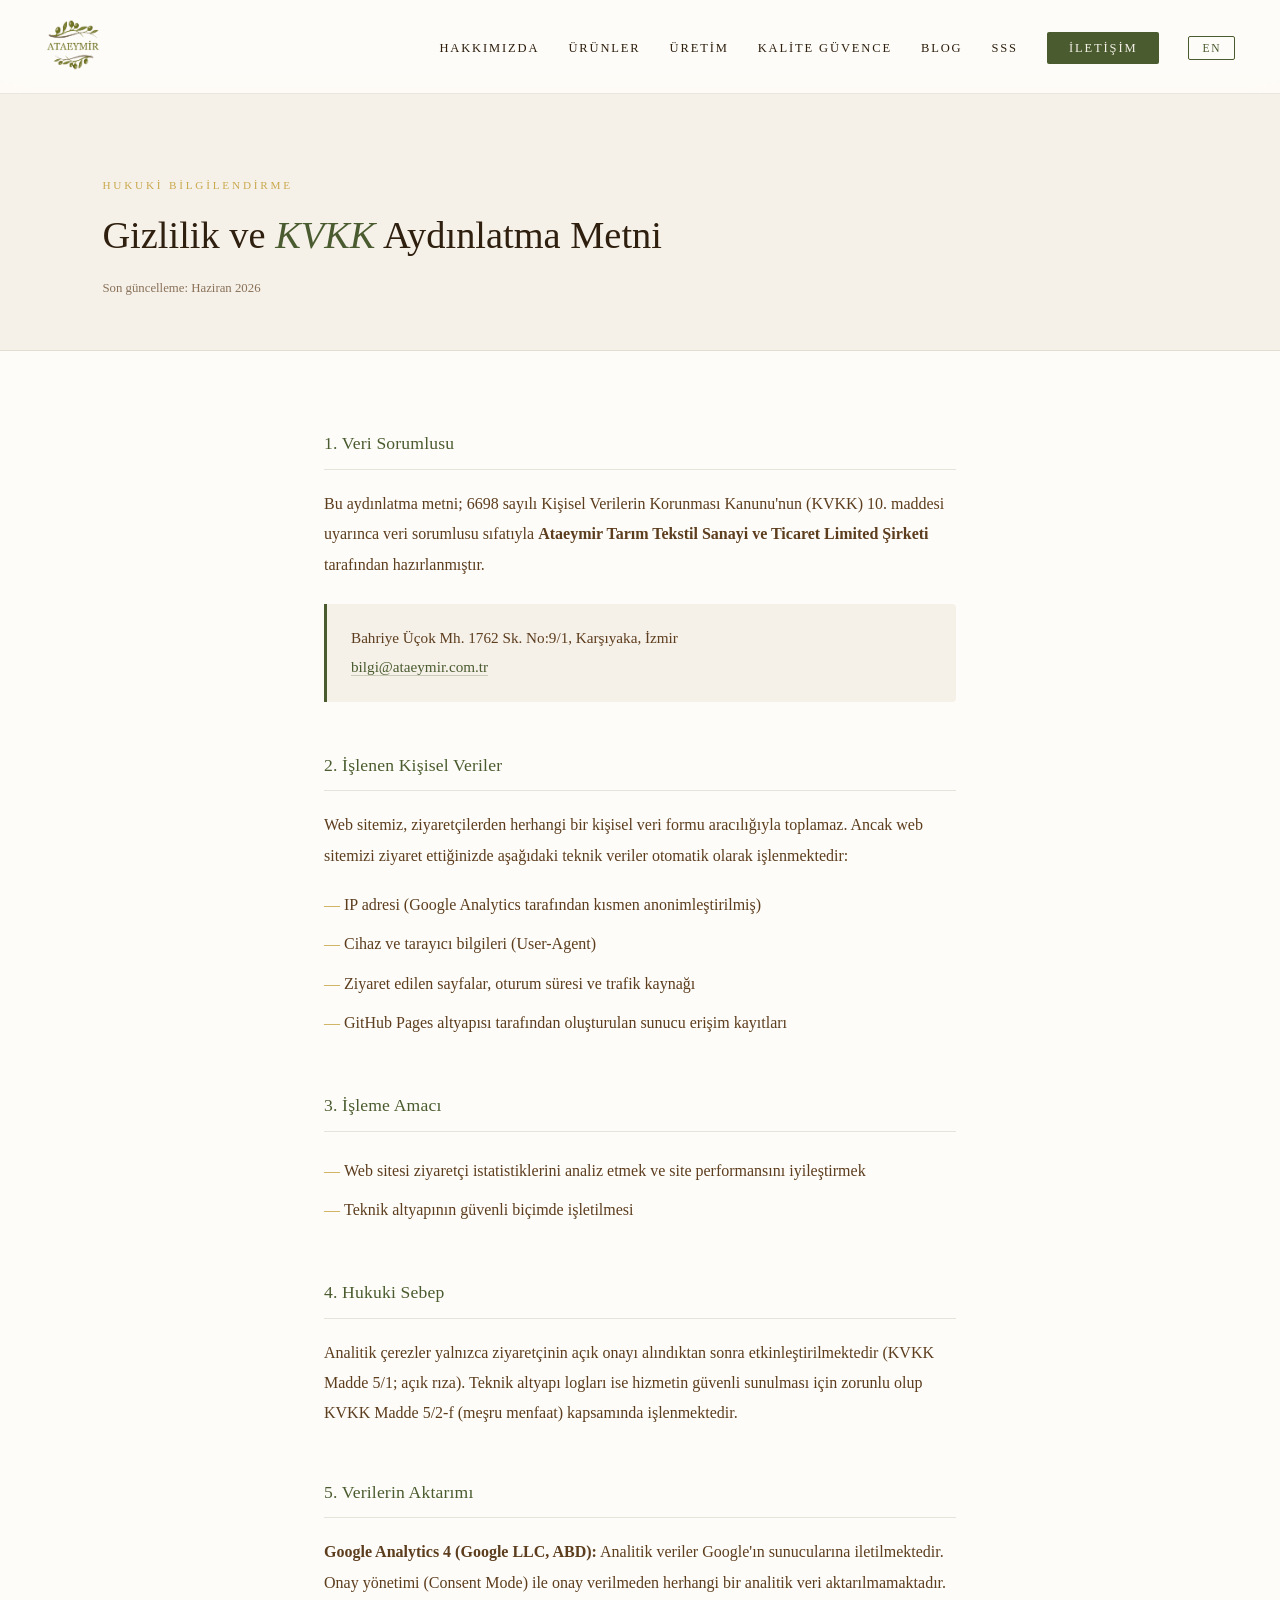
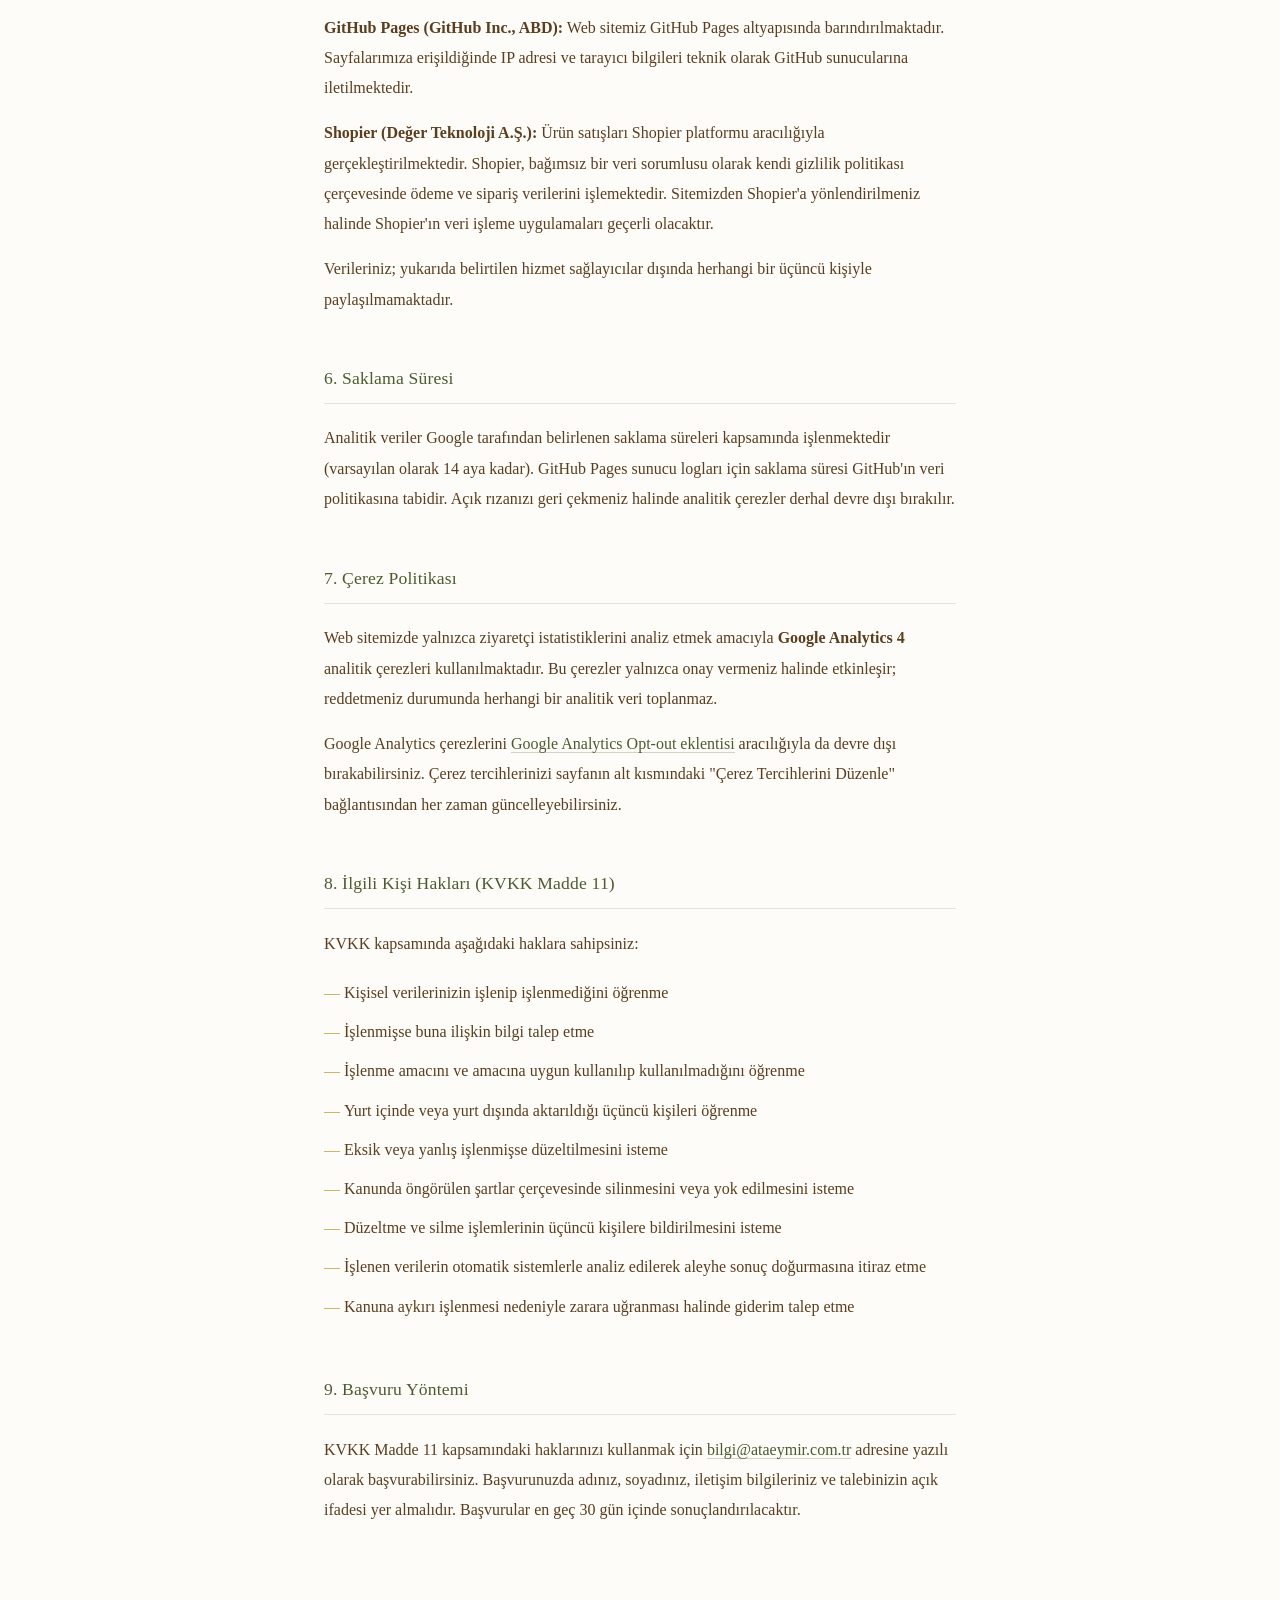
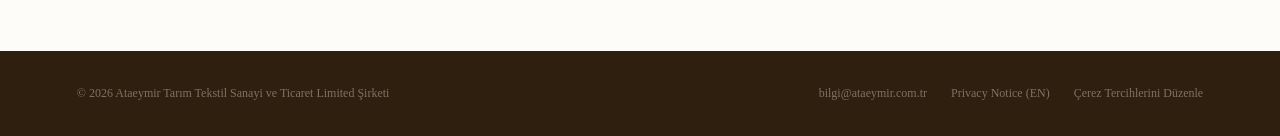
<file: kvkk.html>
<!DOCTYPE html>
<html lang="tr">
<head>
  <meta charset="UTF-8" />
  <meta name="viewport" content="width=device-width, initial-scale=1.0" />
  <title>Gizlilik ve KVKK Aydınlatma Metni | Ataeymir</title>
  <meta name="description" content="Ataeymir web sitesinde kişisel verilerin korunmasına ilişkin aydınlatma metni ve çerez politikası." />
  <link rel="canonical" href="https://www.ataeymir.com.tr/kvkk.html" />
  <link rel="alternate" hreflang="tr" href="https://www.ataeymir.com.tr/kvkk.html" />
  <link rel="alternate" hreflang="en" href="https://www.ataeymir.com.tr/privacy.html" />
  <link rel="icon" type="image/x-icon" href="assets/favicon.ico" />
  <style>
            /* === ATAEYMIR NAV === */
    nav{position:fixed;top:0;left:0;right:0;z-index:300;display:flex;align-items:center;justify-content:space-between;padding:19px 3.5vw;background:rgba(254,252,248,0.92);backdrop-filter:blur(12px);border-bottom:1px solid rgba(74,92,47,0.12);line-height:1;}
    .nav-logo img{height:52px;}
    .nav-links{display:flex;gap:29px;list-style:none;}
    .nav-links a{text-decoration:none;color:#2e1f0e;font-size:12.5px;letter-spacing:0.15em;text-transform:uppercase;font-weight:400;position:relative;transition:color 0.3s;line-height:1;}
    .nav-links a::after{content:'';position:absolute;bottom:-3px;left:0;width:0;height:1px;background:#c9a84c;transition:width 0.3s;}
    .nav-links a:hover,.nav-links a.active{color:#4a5c2f;}
    .nav-links a:hover::after,.nav-links a.active::after{width:100%;}
    .nav-cta{background:#4a5c2f;color:#f5f0e8!important;padding:9px 22px;border-radius:2px;}
    .nav-cta:hover{background:#5a7038;}
    .nav-cta::after,.nav-lang::after{display:none!important;}
    .nav-lang{border:1px solid #4a5c2f!important;color:#4a5c2f!important;padding:5px 13px!important;border-radius:2px;font-size:11.5px!important;letter-spacing:0.15em;}
    .nav-lang:hover{background:#4a5c2f!important;color:#f5f0e8!important;}
    .hamburger{display:none;flex-direction:column;gap:5px;cursor:pointer;background:none;border:none;padding:4px;}
    .hamburger span{display:block;width:24px;height:2px;background:#2e1f0e;transition:all 0.3s;}
    @media(max-width:900px){
      .nav-links{display:none;}
      .hamburger{display:flex;z-index:301;position:relative;}
      .nav-links.open{display:flex!important;flex-direction:column;position:fixed;top:0;left:0;width:100vw;height:100vh;background:#fefcf8;align-items:center;justify-content:center;gap:28px;z-index:300;overflow-y:auto;padding:48px 0;}
      .nav-links.open a{font-size:16px;}
      body.menu-open{overflow:hidden;position:fixed;width:100%;}
    }

    /* ─── SSS / FAQ ─────────────────────────────────── */
    #sss {
      background: var(--white);
      padding: clamp(4rem, 8vw, 8rem) clamp(2rem, 8vw, 10rem);
    }
    .faq-container { max-width: 760px; margin: 0 auto; }
    .faq-list { margin-top: 3rem; }
    .faq-item { border-bottom: 1px solid rgba(74,92,47,0.15); }
    .faq-item:first-child { border-top: 1px solid rgba(74,92,47,0.15); }
    .faq-q {
      font-family: Georgia, 'Times New Roman', serif;
      font-size: 1rem;
      font-weight: 400;
      color: var(--brown);
      padding: 1.25rem 2rem 1.25rem 0;
      cursor: pointer;
      list-style: none;
      position: relative;
      line-height: 1.4;
    }
    .faq-q::-webkit-details-marker { display: none; }
    .faq-q::after {
      content: '+';
      position: absolute;
      right: 0;
      top: 50%;
      transform: translateY(-50%);
      font-size: 1.4rem;
      color: var(--olive);
      font-style: normal;
    }
    details[open] > .faq-q::after { content: '\2212'; }
    .faq-a {
      font-size: 1rem;
      line-height: 1.85;
      color: var(--brown-mid);
      padding: 0 2rem 1.4rem 0;
      max-width: 680px;
    }

    :root {
      --olive:      #4a5c2f;
      --gold:       #c9a84c;
      --gold-light: #e2c47a;
      --cream:      #f5f0e8;
      --brown:      #2e1f0e;
      --brown-mid:  #5c3d1e;
      --white:      #fefcf8;
    }

    *, *::before, *::after { box-sizing: border-box; margin: 0; padding: 0; }

    html { font-size: 16px; scroll-behavior: smooth; }

    body {
      font-family: Georgia, 'Times New Roman', serif;
      background: var(--white);
      color: var(--brown);
      line-height: 1.75;
    }

    /* ─── HERO ────────────────────────────── */
    .kvkk-hero {
      background: var(--cream);
      padding: clamp(6rem, 12vw, 10rem) clamp(2rem, 8vw, 10rem) clamp(3rem, 6vw, 5rem);
      border-bottom: 1px solid rgba(74,92,47,0.12);
    }
    .kvkk-hero .label {
      font-size: 0.7rem;
      letter-spacing: 0.25em;
      text-transform: uppercase;
      color: var(--gold);
      margin-bottom: 1rem;
    }
    .kvkk-hero h1 {
      font-size: clamp(1.8rem, 3vw, 2.8rem);
      font-weight: 300;
      line-height: 1.2;
      color: var(--brown);
      max-width: 680px;
    }
    .kvkk-hero h1 em {
      font-style: italic;
      color: var(--olive);
    }
    .kvkk-hero .updated {
      margin-top: 1.5rem;
      font-size: 0.8rem;
      color: var(--brown-mid);
      opacity: 0.7;
    }

    /* ─── İÇERİK ──────────────────────────── */
    .kvkk-body {
      max-width: 760px;
      margin: 0 auto;
      padding: clamp(3rem, 6vw, 6rem) clamp(2rem, 8vw, 4rem);
    }

    .kvkk-section {
      margin-bottom: 3.5rem;
    }

    .kvkk-section h2 {
      font-size: 1.15rem;
      font-weight: 400;
      color: var(--olive);
      border-bottom: 1px solid rgba(74,92,47,0.15);
      padding-bottom: 0.6rem;
      margin-bottom: 1.25rem;
      letter-spacing: 0.01em;
    }

    .kvkk-section p {
      font-size: 1rem;
      line-height: 1.9;
      color: var(--brown-mid);
      margin-bottom: 0.9rem;
    }

    .kvkk-section ul {
      list-style: none;
      padding: 0;
    }
    .kvkk-section ul li {
      font-size: 1rem;
      line-height: 1.85;
      color: var(--brown-mid);
      padding: 0.3rem 0 0.3rem 1.25rem;
      position: relative;
    }
    .kvkk-section ul li::before {
      content: '—';
      position: absolute;
      left: 0;
      color: var(--gold);
    }

    .kvkk-section a {
      color: var(--olive);
      text-decoration: none;
      border-bottom: 1px solid rgba(74,92,47,0.25);
    }
    .kvkk-section a:hover {
      border-bottom-color: var(--olive);
    }

    .info-box {
      background: var(--cream);
      border-left: 3px solid var(--olive);
      padding: 1.25rem 1.5rem;
      margin: 1.5rem 0;
      border-radius: 0 4px 4px 0;
    }
    .info-box p {
      margin: 0;
      font-size: 0.95rem;
    }

    /* ─── FOOTER ──────────────────────────── */
    footer {
      background: var(--brown);
      padding: 2rem clamp(2rem, 6vw, 6rem);
      display: flex;
      justify-content: space-between;
      align-items: center;
      flex-wrap: wrap;
      gap: 0.5rem;
    }
    footer p { color: rgba(245,240,232,0.4); font-size: 0.75rem; margin: 0; }
    footer a { color: rgba(245,240,232,0.4); font-size: 0.75rem; text-decoration: none; }
    footer a:hover { color: #e2c47a; }
    .footer-links { display: flex; gap: 1.5rem; align-items: center; flex-wrap: wrap; }

    @media (max-width: 600px) {
      footer { flex-direction: column; align-items: flex-start; }
    }

    :root {
      --olive: #4a5c2f; --gold: #c9a84c; --gold-light: #e2c47a;
      --cream: #f5f0e8; --brown: #2e1f0e; --brown-mid: #5c3d1e; --white: #fefcf8;
    }
    *, *::before, *::after { box-sizing: border-box; margin: 0; padding: 0; }
    html { font-size: 16px; scroll-behavior: smooth; }
    body {
      font-family: Georgia, 'Times New Roman', serif;
      background: var(--white); color: var(--brown);
      line-height: 1.75; padding-top: 80px;
    }
    .kvkk-hero {
      background: var(--cream);
      padding: clamp(3rem, 8vw, 6rem) clamp(2rem, 8vw, 10rem) clamp(2rem, 4vw, 4rem);
      border-bottom: 1px solid rgba(74,92,47,0.12);
    }
    .kvkk-hero .label {
      font-size: 0.7rem; letter-spacing: 0.25em; text-transform: uppercase;
      color: var(--gold); margin-bottom: 1rem;
    }
    .kvkk-hero h1 {
      font-size: clamp(1.8rem, 3vw, 2.8rem); font-weight: 300;
      line-height: 1.2; color: var(--brown); max-width: 680px;
    }
    .kvkk-hero h1 em { font-style: italic; color: var(--olive); }
    .kvkk-hero .updated {
      margin-top: 1.2rem; font-size: 0.8rem;
      color: var(--brown-mid); opacity: 0.7;
    }
    .kvkk-body {
      max-width: 760px; margin: 0 auto;
      padding: clamp(3rem, 6vw, 6rem) clamp(2rem, 8vw, 4rem);
    }
    .kvkk-section { margin-bottom: 3rem; }
    .kvkk-section h2 {
      font-size: 1.1rem; font-weight: 400; color: var(--olive);
      border-bottom: 1px solid rgba(74,92,47,0.15);
      padding-bottom: 0.6rem; margin-bottom: 1.2rem;
    }
    .kvkk-section p {
      font-size: 1rem; line-height: 1.9;
      color: var(--brown-mid); margin-bottom: 0.9rem;
    }
    .kvkk-section ul { list-style: none; padding: 0; }
    .kvkk-section ul li {
      font-size: 1rem; line-height: 1.85; color: var(--brown-mid);
      padding: 0.3rem 0 0.3rem 1.25rem; position: relative;
    }
    .kvkk-section ul li::before {
      content: '—'; position: absolute; left: 0; color: var(--gold);
    }
    .kvkk-section a {
      color: var(--olive); text-decoration: none;
      border-bottom: 1px solid rgba(74,92,47,0.25);
    }
    .kvkk-section a:hover { border-bottom-color: var(--olive); }
    .info-box {
      background: var(--cream); border-left: 3px solid var(--olive);
      padding: 1.25rem 1.5rem; margin: 1.5rem 0; border-radius: 0 4px 4px 0;
    }
    .info-box p { margin: 0; font-size: 0.95rem; }
    footer {
      background: var(--brown); padding: 2rem clamp(2rem,6vw,6rem);
      display: flex; justify-content: space-between;
      align-items: center; flex-wrap: wrap; gap: 0.5rem;
    }
    footer p { color: rgba(245,240,232,0.4); font-size: 0.75rem; margin: 0; }
    footer a { color: rgba(245,240,232,0.4); font-size: 0.75rem; text-decoration: none; }
    footer a:hover { color: #e2c47a; }
    .footer-links { display: flex; gap: 1.5rem; align-items: center; }
    @media(max-width:600px) { footer { flex-direction:column; align-items:flex-start; } }
  </style>
</head>
<body>

  <nav>
    <a class="nav-logo" href="/"><img src="assets/logo.png" alt="Ataeymir Logo" /></a>
    <ul class="nav-links" id="navLinks">
      <li><a href="/#hakkimizda">Hakkımızda</a></li>
      <li><a href="/#urunler">Ürünler</a></li>
      <li><a href="/#uretim">Üretim</a></li>
      <li><a href="/#bilim">Kalite Güvence</a></li>
      <li><a href="/blog/">Blog</a></li>
      <li><a href="/#sss">SSS</a></li>
      <li><a href="/#iletisim" class="nav-cta">İletişim</a></li>
      <li><a href="/en.html" class="nav-lang">EN</a></li>
    </ul>
    <button class="hamburger" id="menuBtn" aria-label="Menü">
      <span></span><span></span><span></span>
    </button>
  </nav>

  <div class="kvkk-hero">
    <p class="label">Hukuki Bilgilendirme</p>
    <h1>Gizlilik ve <em>KVKK</em> Aydınlatma Metni</h1>
    <p class="updated">Son güncelleme: Haziran 2026</p>
  </div>

  <main class="kvkk-body">

    <div class="kvkk-section">
      <h2>1. Veri Sorumlusu</h2>
      <p>Bu aydınlatma metni; 6698 sayılı Kişisel Verilerin Korunması Kanunu'nun (KVKK) 10. maddesi uyarınca veri sorumlusu sıfatıyla <strong>Ataeymir Tarım Tekstil Sanayi ve Ticaret Limited Şirketi</strong> tarafından hazırlanmıştır.</p>
      <div class="info-box">
        <p>
          Bahriye Üçok Mh. 1762 Sk. No:9/1, Karşıyaka, İzmir<br />
          <a href="mailto:bilgi@ataeymir.com.tr">bilgi@ataeymir.com.tr</a>
        </p>
      </div>
    </div>

    <div class="kvkk-section">
      <h2>2. İşlenen Kişisel Veriler</h2>
      <p>Web sitemiz, ziyaretçilerden herhangi bir kişisel veri formu aracılığıyla toplamaz. Ancak web sitemizi ziyaret ettiğinizde aşağıdaki teknik veriler otomatik olarak işlenmektedir:</p>
      <ul>
        <li>IP adresi (Google Analytics tarafından kısmen anonimleştirilmiş)</li>
        <li>Cihaz ve tarayıcı bilgileri (User-Agent)</li>
        <li>Ziyaret edilen sayfalar, oturum süresi ve trafik kaynağı</li>
        <li>GitHub Pages altyapısı tarafından oluşturulan sunucu erişim kayıtları</li>
      </ul>
    </div>

    <div class="kvkk-section">
      <h2>3. İşleme Amacı</h2>
      <ul>
        <li>Web sitesi ziyaretçi istatistiklerini analiz etmek ve site performansını iyileştirmek</li>
        <li>Teknik altyapının güvenli biçimde işletilmesi</li>
      </ul>
    </div>

    <div class="kvkk-section">
      <h2>4. Hukuki Sebep</h2>
      <p>Analitik çerezler yalnızca ziyaretçinin açık onayı alındıktan sonra etkinleştirilmektedir (KVKK Madde 5/1; açık rıza). Teknik altyapı logları ise hizmetin güvenli sunulması için zorunlu olup KVKK Madde 5/2-f (meşru menfaat) kapsamında işlenmektedir.</p>
    </div>

    <div class="kvkk-section">
      <h2>5. Verilerin Aktarımı</h2>
      <p><strong>Google Analytics 4 (Google LLC, ABD):</strong> Analitik veriler Google'ın sunucularına iletilmektedir. Onay yönetimi (Consent Mode) ile onay verilmeden herhangi bir analitik veri aktarılmamaktadır.</p>
      <p><strong>GitHub Pages (GitHub Inc., ABD):</strong> Web sitemiz GitHub Pages altyapısında barındırılmaktadır. Sayfalarımıza erişildiğinde IP adresi ve tarayıcı bilgileri teknik olarak GitHub sunucularına iletilmektedir.</p>
      <p><strong>Shopier (Değer Teknoloji A.Ş.):</strong> Ürün satışları Shopier platformu aracılığıyla gerçekleştirilmektedir. Shopier, bağımsız bir veri sorumlusu olarak kendi gizlilik politikası çerçevesinde ödeme ve sipariş verilerini işlemektedir. Sitemizden Shopier'a yönlendirilmeniz halinde Shopier'ın veri işleme uygulamaları geçerli olacaktır.</p>
      <p>Verileriniz; yukarıda belirtilen hizmet sağlayıcılar dışında herhangi bir üçüncü kişiyle paylaşılmamaktadır.</p>
    </div>

    <div class="kvkk-section">
      <h2>6. Saklama Süresi</h2>
      <p>Analitik veriler Google tarafından belirlenen saklama süreleri kapsamında işlenmektedir (varsayılan olarak 14 aya kadar). GitHub Pages sunucu logları için saklama süresi GitHub'ın veri politikasına tabidir. Açık rızanızı geri çekmeniz halinde analitik çerezler derhal devre dışı bırakılır.</p>
    </div>

    <div class="kvkk-section">
      <h2>7. Çerez Politikası</h2>
      <p>Web sitemizde yalnızca ziyaretçi istatistiklerini analiz etmek amacıyla <strong>Google Analytics 4</strong> analitik çerezleri kullanılmaktadır. Bu çerezler yalnızca onay vermeniz halinde etkinleşir; reddetmeniz durumunda herhangi bir analitik veri toplanmaz.</p>
      <p>Google Analytics çerezlerini <a href="https://tools.google.com/dlpage/gaoptout" target="_blank" rel="noopener">Google Analytics Opt-out eklentisi</a> aracılığıyla da devre dışı bırakabilirsiniz. Çerez tercihlerinizi sayfanın alt kısmındaki "Çerez Tercihlerini Düzenle" bağlantısından her zaman güncelleyebilirsiniz.</p>
    </div>

    <div class="kvkk-section">
      <h2>8. İlgili Kişi Hakları (KVKK Madde 11)</h2>
      <p>KVKK kapsamında aşağıdaki haklara sahipsiniz:</p>
      <ul>
        <li>Kişisel verilerinizin işlenip işlenmediğini öğrenme</li>
        <li>İşlenmişse buna ilişkin bilgi talep etme</li>
        <li>İşlenme amacını ve amacına uygun kullanılıp kullanılmadığını öğrenme</li>
        <li>Yurt içinde veya yurt dışında aktarıldığı üçüncü kişileri öğrenme</li>
        <li>Eksik veya yanlış işlenmişse düzeltilmesini isteme</li>
        <li>Kanunda öngörülen şartlar çerçevesinde silinmesini veya yok edilmesini isteme</li>
        <li>Düzeltme ve silme işlemlerinin üçüncü kişilere bildirilmesini isteme</li>
        <li>İşlenen verilerin otomatik sistemlerle analiz edilerek aleyhe sonuç doğurmasına itiraz etme</li>
        <li>Kanuna aykırı işlenmesi nedeniyle zarara uğranması halinde giderim talep etme</li>
      </ul>
    </div>

    <div class="kvkk-section">
      <h2>9. Başvuru Yöntemi</h2>
      <p>KVKK Madde 11 kapsamındaki haklarınızı kullanmak için <a href="mailto:bilgi@ataeymir.com.tr">bilgi@ataeymir.com.tr</a> adresine yazılı olarak başvurabilirsiniz. Başvurunuzda adınız, soyadınız, iletişim bilgileriniz ve talebinizin açık ifadesi yer almalıdır. Başvurular en geç 30 gün içinde sonuçlandırılacaktır.</p>
    </div>

  </main>

  <footer>
    <p>© 2026 Ataeymir Tarım Tekstil Sanayi ve Ticaret Limited Şirketi</p>
    <div class="footer-links">
      <a href="mailto:bilgi@ataeymir.com.tr">bilgi@ataeymir.com.tr</a>
      <a href="/privacy.html">Privacy Notice (EN)</a>
      <a href="#" onclick="resetCookiePrefs();return false;">Çerez Tercihlerini Düzenle</a>
    </div>
  </footer>

  <script>
(function(){
  var btn=document.getElementById('menuBtn');
  var links=document.getElementById('navLinks');
  if(!btn||!links)return;
  btn.addEventListener('click',function(){
    links.classList.toggle('open');
    var o=links.classList.contains('open');
    document.body.classList.toggle('menu-open',o);
    btn.innerHTML=o?'<span style="transform:rotate(45deg) translate(5px,5px)"></span><span style="opacity:0"></span><span style="transform:rotate(-45deg) translate(5px,-5px)"></span>':'<span></span><span></span><span></span>';
  });
  links.querySelectorAll('a').forEach(function(a){
    a.addEventListener('click',function(){
      links.classList.remove('open');
      document.body.classList.remove('menu-open');
      btn.innerHTML='<span></span><span></span><span></span>';
    });
  });
})();
  <script>
  function resetCookiePrefs() {
    localStorage.removeItem('cookieConsent');
    window.location.href = '/';
  }
  </script>

</body>
</html>
</file>
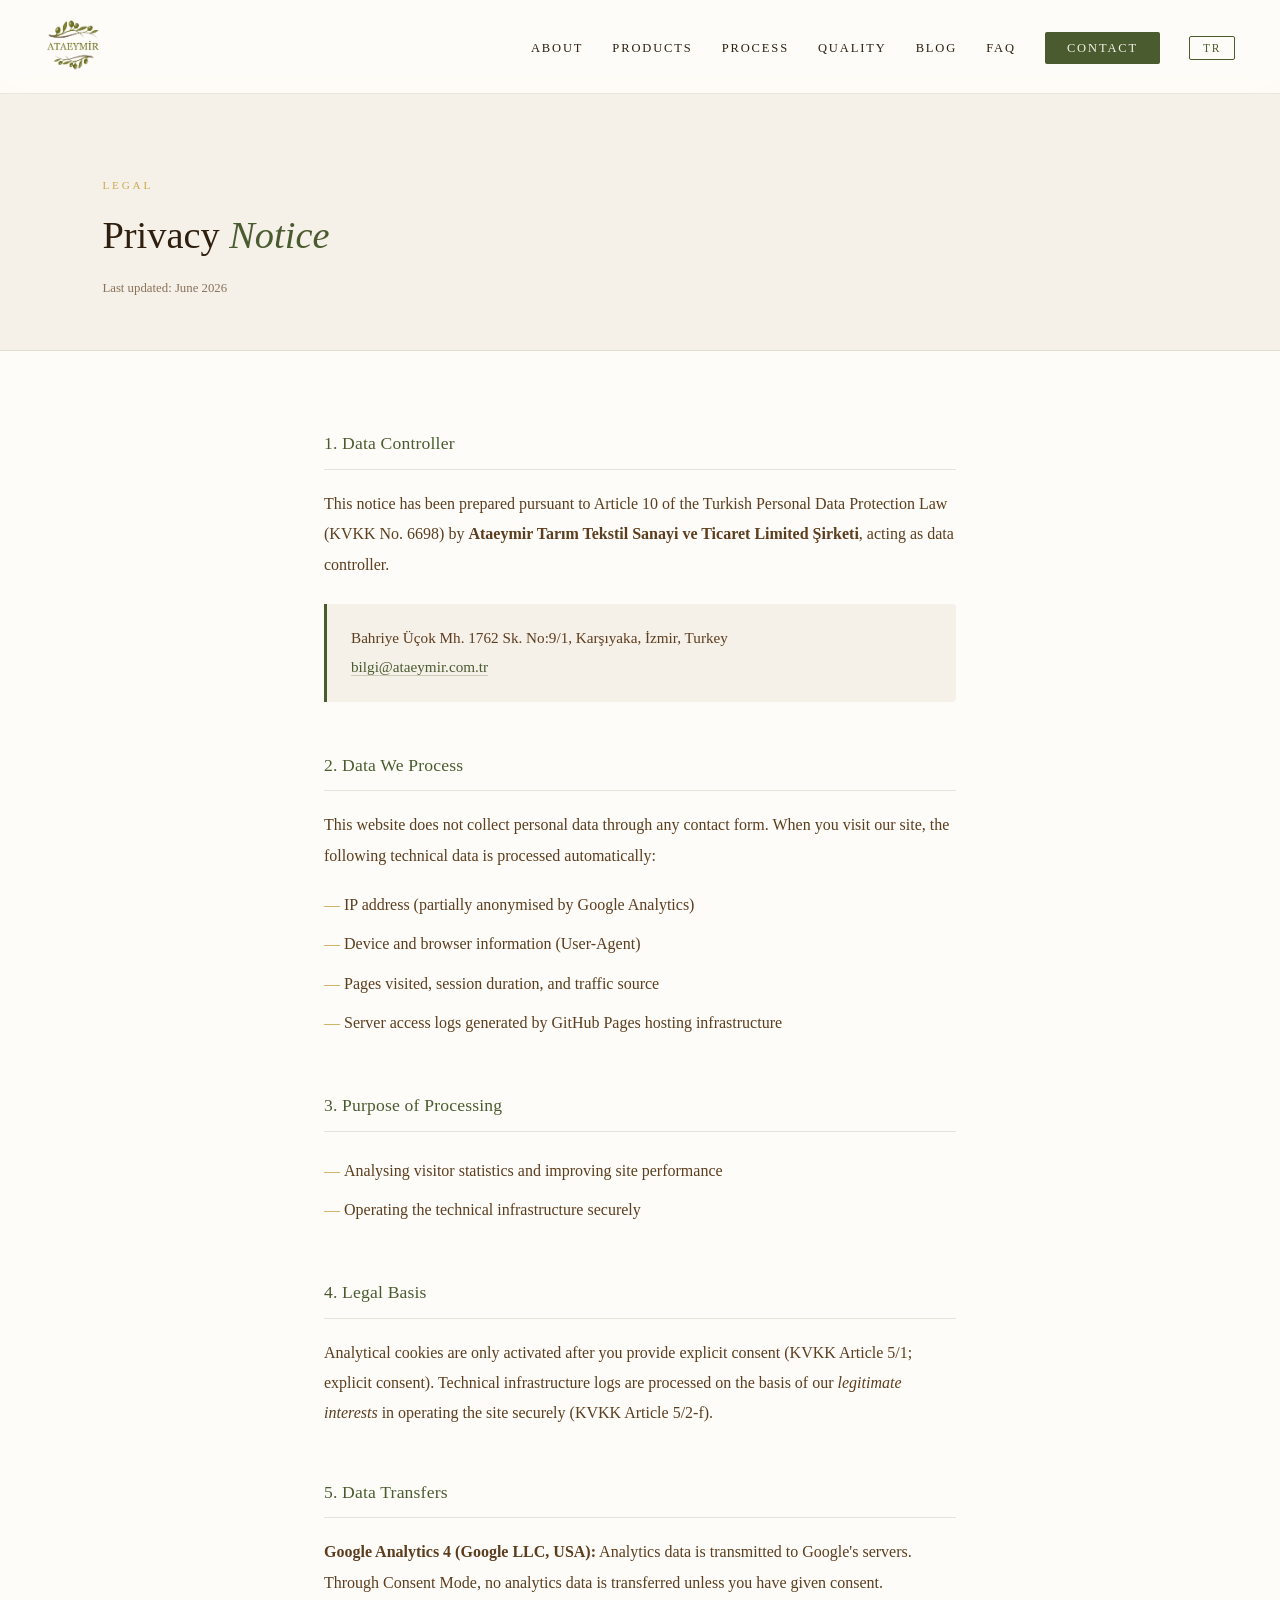
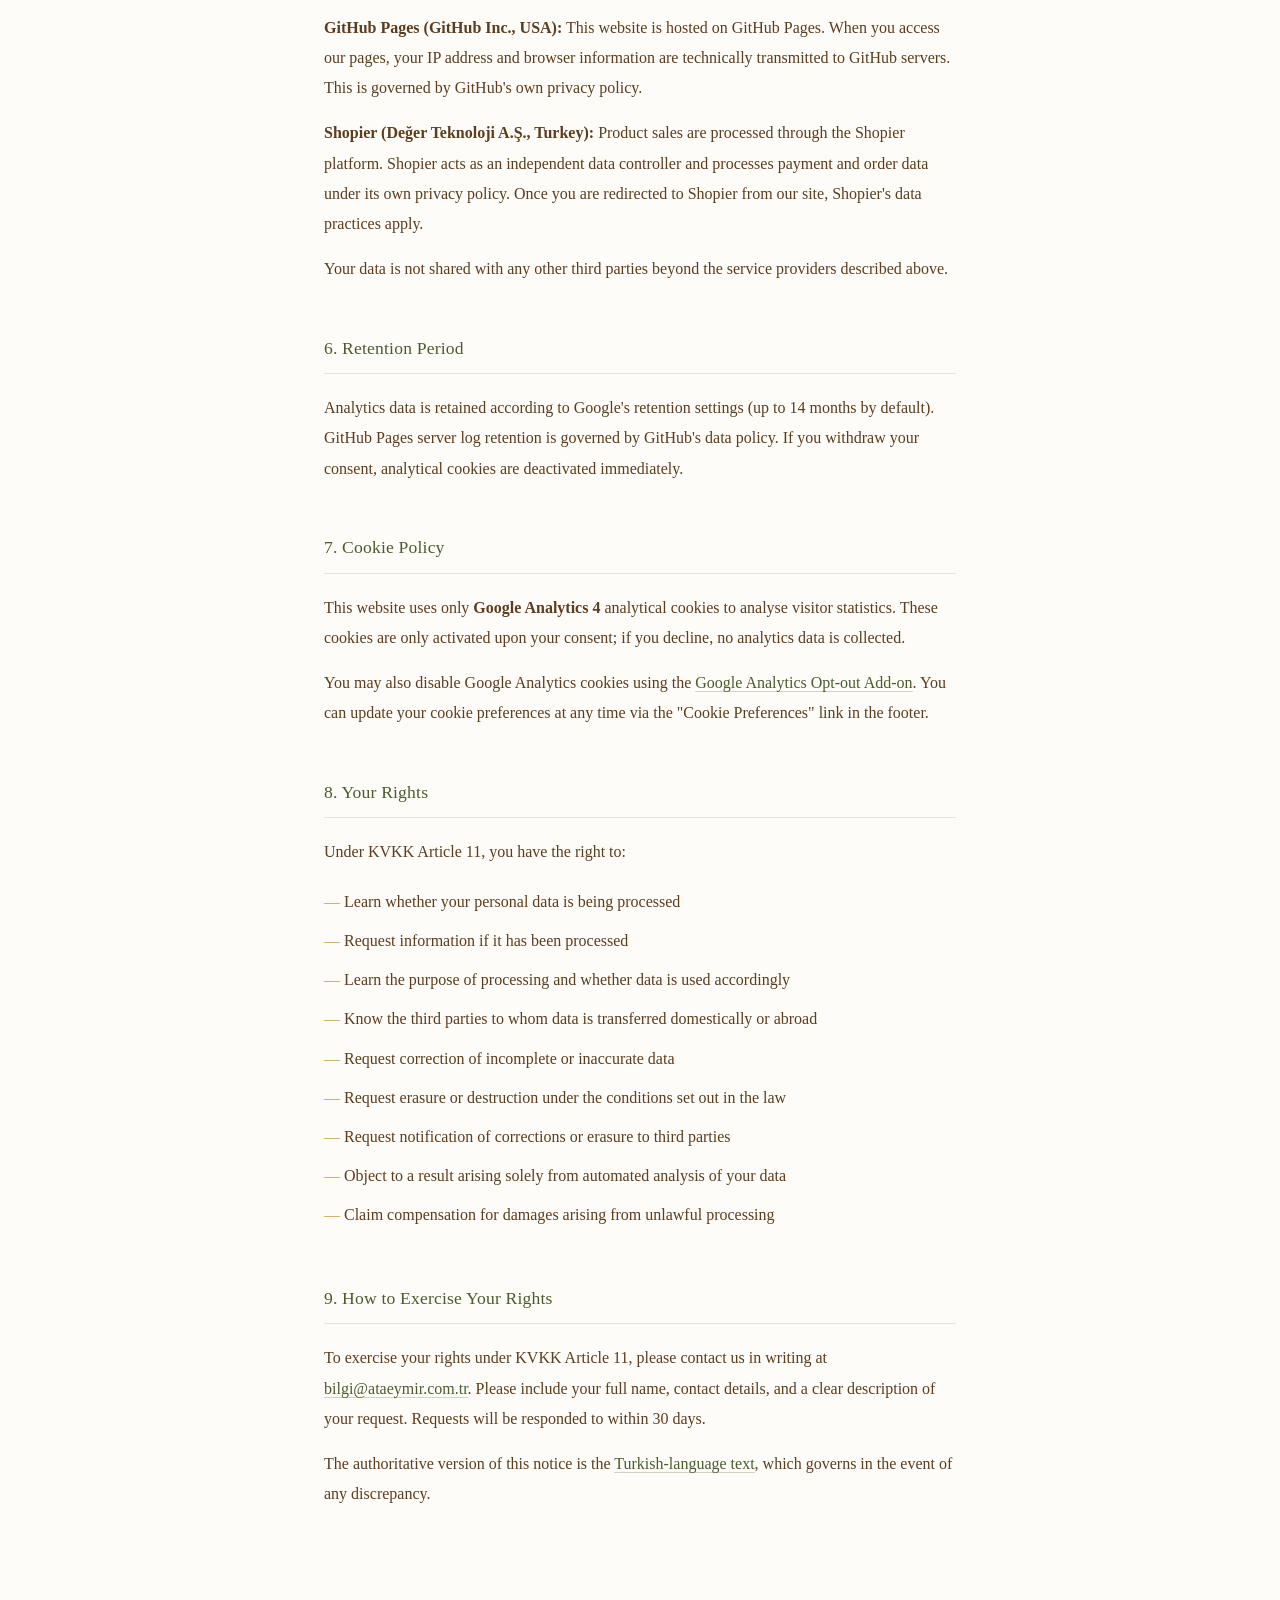
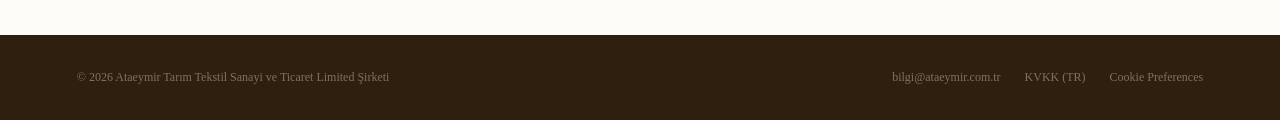
<file: privacy.html>
<!DOCTYPE html>
<html lang="en">
<head>
  <meta charset="UTF-8" />
  <meta name="viewport" content="width=device-width, initial-scale=1.0" />
  <title>Privacy Notice | Ataeymir</title>
  <meta name="description" content="Ataeymir privacy notice and cookie policy. Information on how we process data collected through our website." />
  <link rel="canonical" href="https://www.ataeymir.com.tr/privacy.html" />
  <link rel="alternate" hreflang="en" href="https://www.ataeymir.com.tr/privacy.html" />
  <link rel="alternate" hreflang="tr" href="https://www.ataeymir.com.tr/kvkk.html" />
  <link rel="icon" type="image/x-icon" href="assets/favicon.ico" />
  <style>
            /* === ATAEYMIR NAV === */
    nav{position:fixed;top:0;left:0;right:0;z-index:300;display:flex;align-items:center;justify-content:space-between;padding:19px 3.5vw;background:rgba(254,252,248,0.92);backdrop-filter:blur(12px);border-bottom:1px solid rgba(74,92,47,0.12);line-height:1;}
    .nav-logo img{height:52px;}
    .nav-links{display:flex;gap:29px;list-style:none;}
    .nav-links a{text-decoration:none;color:#2e1f0e;font-size:12.5px;letter-spacing:0.15em;text-transform:uppercase;font-weight:400;position:relative;transition:color 0.3s;line-height:1;}
    .nav-links a::after{content:'';position:absolute;bottom:-3px;left:0;width:0;height:1px;background:#c9a84c;transition:width 0.3s;}
    .nav-links a:hover,.nav-links a.active{color:#4a5c2f;}
    .nav-links a:hover::after,.nav-links a.active::after{width:100%;}
    .nav-cta{background:#4a5c2f;color:#f5f0e8!important;padding:9px 22px;border-radius:2px;}
    .nav-cta:hover{background:#5a7038;}
    .nav-cta::after,.nav-lang::after{display:none!important;}
    .nav-lang{border:1px solid #4a5c2f!important;color:#4a5c2f!important;padding:5px 13px!important;border-radius:2px;font-size:11.5px!important;letter-spacing:0.15em;}
    .nav-lang:hover{background:#4a5c2f!important;color:#f5f0e8!important;}
    .hamburger{display:none;flex-direction:column;gap:5px;cursor:pointer;background:none;border:none;padding:4px;}
    .hamburger span{display:block;width:24px;height:2px;background:#2e1f0e;transition:all 0.3s;}
    @media(max-width:900px){
      .nav-links{display:none;}
      .hamburger{display:flex;z-index:301;position:relative;}
      .nav-links.open{display:flex!important;flex-direction:column;position:fixed;top:0;left:0;width:100vw;height:100vh;background:#fefcf8;align-items:center;justify-content:center;gap:28px;z-index:300;overflow-y:auto;padding:48px 0;}
      .nav-links.open a{font-size:16px;}
      body.menu-open{overflow:hidden;position:fixed;width:100%;}
    }

    /* ─── SSS / FAQ ─────────────────────────────────── */
    #sss {
      background: var(--white);
      padding: clamp(4rem, 8vw, 8rem) clamp(2rem, 8vw, 10rem);
    }
    .faq-container { max-width: 760px; margin: 0 auto; }
    .faq-list { margin-top: 3rem; }
    .faq-item { border-bottom: 1px solid rgba(74,92,47,0.15); }
    .faq-item:first-child { border-top: 1px solid rgba(74,92,47,0.15); }
    .faq-q {
      font-family: Georgia, 'Times New Roman', serif;
      font-size: 1rem;
      font-weight: 400;
      color: var(--brown);
      padding: 1.25rem 2rem 1.25rem 0;
      cursor: pointer;
      list-style: none;
      position: relative;
      line-height: 1.4;
    }
    .faq-q::-webkit-details-marker { display: none; }
    .faq-q::after {
      content: '+';
      position: absolute;
      right: 0;
      top: 50%;
      transform: translateY(-50%);
      font-size: 1.4rem;
      color: var(--olive);
      font-style: normal;
    }
    details[open] > .faq-q::after { content: '\2212'; }
    .faq-a {
      font-size: 1rem;
      line-height: 1.85;
      color: var(--brown-mid);
      padding: 0 2rem 1.4rem 0;
      max-width: 680px;
    }

    :root {
      --olive:      #4a5c2f;
      --gold:       #c9a84c;
      --gold-light: #e2c47a;
      --cream:      #f5f0e8;
      --brown:      #2e1f0e;
      --brown-mid:  #5c3d1e;
      --white:      #fefcf8;
    }

    *, *::before, *::after { box-sizing: border-box; margin: 0; padding: 0; }

    html { font-size: 16px; scroll-behavior: smooth; }

    body {
      font-family: Georgia, 'Times New Roman', serif;
      background: var(--white);
      color: var(--brown);
      line-height: 1.75;
    }

    /* ─── HERO ────────────────────────────── */
    .kvkk-hero {
      background: var(--cream);
      padding: clamp(6rem, 12vw, 10rem) clamp(2rem, 8vw, 10rem) clamp(3rem, 6vw, 5rem);
      border-bottom: 1px solid rgba(74,92,47,0.12);
    }
    .kvkk-hero .label {
      font-size: 0.7rem;
      letter-spacing: 0.25em;
      text-transform: uppercase;
      color: var(--gold);
      margin-bottom: 1rem;
    }
    .kvkk-hero h1 {
      font-size: clamp(1.8rem, 3vw, 2.8rem);
      font-weight: 300;
      line-height: 1.2;
      color: var(--brown);
      max-width: 680px;
    }
    .kvkk-hero h1 em {
      font-style: italic;
      color: var(--olive);
    }
    .kvkk-hero .updated {
      margin-top: 1.5rem;
      font-size: 0.8rem;
      color: var(--brown-mid);
      opacity: 0.7;
    }

    /* ─── İÇERİK ──────────────────────────── */
    .kvkk-body {
      max-width: 760px;
      margin: 0 auto;
      padding: clamp(3rem, 6vw, 6rem) clamp(2rem, 8vw, 4rem);
    }

    .kvkk-section {
      margin-bottom: 3.5rem;
    }

    .kvkk-section h2 {
      font-size: 1.15rem;
      font-weight: 400;
      color: var(--olive);
      border-bottom: 1px solid rgba(74,92,47,0.15);
      padding-bottom: 0.6rem;
      margin-bottom: 1.25rem;
      letter-spacing: 0.01em;
    }

    .kvkk-section p {
      font-size: 1rem;
      line-height: 1.9;
      color: var(--brown-mid);
      margin-bottom: 0.9rem;
    }

    .kvkk-section ul {
      list-style: none;
      padding: 0;
    }
    .kvkk-section ul li {
      font-size: 1rem;
      line-height: 1.85;
      color: var(--brown-mid);
      padding: 0.3rem 0 0.3rem 1.25rem;
      position: relative;
    }
    .kvkk-section ul li::before {
      content: '—';
      position: absolute;
      left: 0;
      color: var(--gold);
    }

    .kvkk-section a {
      color: var(--olive);
      text-decoration: none;
      border-bottom: 1px solid rgba(74,92,47,0.25);
    }
    .kvkk-section a:hover {
      border-bottom-color: var(--olive);
    }

    .info-box {
      background: var(--cream);
      border-left: 3px solid var(--olive);
      padding: 1.25rem 1.5rem;
      margin: 1.5rem 0;
      border-radius: 0 4px 4px 0;
    }
    .info-box p {
      margin: 0;
      font-size: 0.95rem;
    }

    /* ─── FOOTER ──────────────────────────── */
    footer {
      background: var(--brown);
      padding: 2rem clamp(2rem, 6vw, 6rem);
      display: flex;
      justify-content: space-between;
      align-items: center;
      flex-wrap: wrap;
      gap: 0.5rem;
    }
    footer p { color: rgba(245,240,232,0.4); font-size: 0.75rem; margin: 0; }
    footer a { color: rgba(245,240,232,0.4); font-size: 0.75rem; text-decoration: none; }
    footer a:hover { color: #e2c47a; }
    .footer-links { display: flex; gap: 1.5rem; align-items: center; flex-wrap: wrap; }

    @media (max-width: 600px) {
      footer { flex-direction: column; align-items: flex-start; }
    }

    :root {
      --olive: #4a5c2f; --gold: #c9a84c; --gold-light: #e2c47a;
      --cream: #f5f0e8; --brown: #2e1f0e; --brown-mid: #5c3d1e; --white: #fefcf8;
    }
    *, *::before, *::after { box-sizing: border-box; margin: 0; padding: 0; }
    html { font-size: 16px; scroll-behavior: smooth; }
    body {
      font-family: Georgia, 'Times New Roman', serif;
      background: var(--white); color: var(--brown);
      line-height: 1.75; padding-top: 80px;
    }
    .kvkk-hero {
      background: var(--cream);
      padding: clamp(3rem, 8vw, 6rem) clamp(2rem, 8vw, 10rem) clamp(2rem, 4vw, 4rem);
      border-bottom: 1px solid rgba(74,92,47,0.12);
    }
    .kvkk-hero .label {
      font-size: 0.7rem; letter-spacing: 0.25em; text-transform: uppercase;
      color: var(--gold); margin-bottom: 1rem;
    }
    .kvkk-hero h1 {
      font-size: clamp(1.8rem, 3vw, 2.8rem); font-weight: 300;
      line-height: 1.2; color: var(--brown); max-width: 680px;
    }
    .kvkk-hero h1 em { font-style: italic; color: var(--olive); }
    .kvkk-hero .updated {
      margin-top: 1.2rem; font-size: 0.8rem;
      color: var(--brown-mid); opacity: 0.7;
    }
    .kvkk-body {
      max-width: 760px; margin: 0 auto;
      padding: clamp(3rem, 6vw, 6rem) clamp(2rem, 8vw, 4rem);
    }
    .kvkk-section { margin-bottom: 3rem; }
    .kvkk-section h2 {
      font-size: 1.1rem; font-weight: 400; color: var(--olive);
      border-bottom: 1px solid rgba(74,92,47,0.15);
      padding-bottom: 0.6rem; margin-bottom: 1.2rem;
    }
    .kvkk-section p {
      font-size: 1rem; line-height: 1.9;
      color: var(--brown-mid); margin-bottom: 0.9rem;
    }
    .kvkk-section ul { list-style: none; padding: 0; }
    .kvkk-section ul li {
      font-size: 1rem; line-height: 1.85; color: var(--brown-mid);
      padding: 0.3rem 0 0.3rem 1.25rem; position: relative;
    }
    .kvkk-section ul li::before {
      content: '—'; position: absolute; left: 0; color: var(--gold);
    }
    .kvkk-section a {
      color: var(--olive); text-decoration: none;
      border-bottom: 1px solid rgba(74,92,47,0.25);
    }
    .kvkk-section a:hover { border-bottom-color: var(--olive); }
    .info-box {
      background: var(--cream); border-left: 3px solid var(--olive);
      padding: 1.25rem 1.5rem; margin: 1.5rem 0; border-radius: 0 4px 4px 0;
    }
    .info-box p { margin: 0; font-size: 0.95rem; }
    footer {
      background: var(--brown); padding: 2rem clamp(2rem,6vw,6rem);
      display: flex; justify-content: space-between;
      align-items: center; flex-wrap: wrap; gap: 0.5rem;
    }
    footer p { color: rgba(245,240,232,0.4); font-size: 0.75rem; margin: 0; }
    footer a { color: rgba(245,240,232,0.4); font-size: 0.75rem; text-decoration: none; }
    footer a:hover { color: #e2c47a; }
    .footer-links { display: flex; gap: 1.5rem; align-items: center; }
    @media(max-width:600px) { footer { flex-direction:column; align-items:flex-start; } }
  </style>
</head>
<body>

  <nav>
    <a class="nav-logo" href="/en.html"><img src="assets/logo.png" alt="Ataeymir Logo" /></a>
    <ul class="nav-links" id="navLinks">
      <li><a href="/en.html#about">About</a></li>
      <li><a href="/en.html#products">Products</a></li>
      <li><a href="/en.html#process">Process</a></li>
      <li><a href="/en.html#science">Quality</a></li>
      <li><a href="/blog/en.html">Blog</a></li>
      <li><a href="/en.html#faq">FAQ</a></li>
      <li><a href="/en.html#contact" class="nav-cta">Contact</a></li>
      <li><a href="/" class="nav-lang">TR</a></li>
    </ul>
    <button class="hamburger" id="menuBtn" aria-label="Menu">
      <span></span><span></span><span></span>
    </button>
  </nav>

  <div class="kvkk-hero">
    <p class="label">Legal</p>
    <h1>Privacy <em>Notice</em></h1>
    <p class="updated">Last updated: June 2026</p>
  </div>

  <main class="kvkk-body">

    <div class="kvkk-section">
      <h2>1. Data Controller</h2>
      <p>This notice has been prepared pursuant to Article 10 of the Turkish Personal Data Protection Law (KVKK No. 6698) by <strong>Ataeymir Tarım Tekstil Sanayi ve Ticaret Limited Şirketi</strong>, acting as data controller.</p>
      <div class="info-box">
        <p>
          Bahriye Üçok Mh. 1762 Sk. No:9/1, Karşıyaka, İzmir, Turkey<br />
          <a href="mailto:bilgi@ataeymir.com.tr">bilgi@ataeymir.com.tr</a>
        </p>
      </div>
    </div>

    <div class="kvkk-section">
      <h2>2. Data We Process</h2>
      <p>This website does not collect personal data through any contact form. When you visit our site, the following technical data is processed automatically:</p>
      <ul>
        <li>IP address (partially anonymised by Google Analytics)</li>
        <li>Device and browser information (User-Agent)</li>
        <li>Pages visited, session duration, and traffic source</li>
        <li>Server access logs generated by GitHub Pages hosting infrastructure</li>
      </ul>
    </div>

    <div class="kvkk-section">
      <h2>3. Purpose of Processing</h2>
      <ul>
        <li>Analysing visitor statistics and improving site performance</li>
        <li>Operating the technical infrastructure securely</li>
      </ul>
    </div>

    <div class="kvkk-section">
      <h2>4. Legal Basis</h2>
      <p>Analytical cookies are only activated after you provide explicit consent (KVKK Article 5/1; explicit consent). Technical infrastructure logs are processed on the basis of our <em>legitimate interests</em> in operating the site securely (KVKK Article 5/2-f).</p>
    </div>

    <div class="kvkk-section">
      <h2>5. Data Transfers</h2>
      <p><strong>Google Analytics 4 (Google LLC, USA):</strong> Analytics data is transmitted to Google's servers. Through Consent Mode, no analytics data is transferred unless you have given consent.</p>
      <p><strong>GitHub Pages (GitHub Inc., USA):</strong> This website is hosted on GitHub Pages. When you access our pages, your IP address and browser information are technically transmitted to GitHub servers. This is governed by GitHub's own privacy policy.</p>
      <p><strong>Shopier (Değer Teknoloji A.Ş., Turkey):</strong> Product sales are processed through the Shopier platform. Shopier acts as an independent data controller and processes payment and order data under its own privacy policy. Once you are redirected to Shopier from our site, Shopier's data practices apply.</p>
      <p>Your data is not shared with any other third parties beyond the service providers described above.</p>
    </div>

    <div class="kvkk-section">
      <h2>6. Retention Period</h2>
      <p>Analytics data is retained according to Google's retention settings (up to 14 months by default). GitHub Pages server log retention is governed by GitHub's data policy. If you withdraw your consent, analytical cookies are deactivated immediately.</p>
    </div>

    <div class="kvkk-section">
      <h2>7. Cookie Policy</h2>
      <p>This website uses only <strong>Google Analytics 4</strong> analytical cookies to analyse visitor statistics. These cookies are only activated upon your consent; if you decline, no analytics data is collected.</p>
      <p>You may also disable Google Analytics cookies using the <a href="https://tools.google.com/dlpage/gaoptout" target="_blank" rel="noopener">Google Analytics Opt-out Add-on</a>. You can update your cookie preferences at any time via the "Cookie Preferences" link in the footer.</p>
    </div>

    <div class="kvkk-section">
      <h2>8. Your Rights</h2>
      <p>Under KVKK Article 11, you have the right to:</p>
      <ul>
        <li>Learn whether your personal data is being processed</li>
        <li>Request information if it has been processed</li>
        <li>Learn the purpose of processing and whether data is used accordingly</li>
        <li>Know the third parties to whom data is transferred domestically or abroad</li>
        <li>Request correction of incomplete or inaccurate data</li>
        <li>Request erasure or destruction under the conditions set out in the law</li>
        <li>Request notification of corrections or erasure to third parties</li>
        <li>Object to a result arising solely from automated analysis of your data</li>
        <li>Claim compensation for damages arising from unlawful processing</li>
      </ul>
    </div>

    <div class="kvkk-section">
      <h2>9. How to Exercise Your Rights</h2>
      <p>To exercise your rights under KVKK Article 11, please contact us in writing at <a href="mailto:bilgi@ataeymir.com.tr">bilgi@ataeymir.com.tr</a>. Please include your full name, contact details, and a clear description of your request. Requests will be responded to within 30 days.</p>
      <p>The authoritative version of this notice is the <a href="/kvkk.html">Turkish-language text</a>, which governs in the event of any discrepancy.</p>
    </div>

  </main>

  <footer>
    <p>© 2026 Ataeymir Tarım Tekstil Sanayi ve Ticaret Limited Şirketi</p>
    <div class="footer-links">
      <a href="mailto:bilgi@ataeymir.com.tr">bilgi@ataeymir.com.tr</a>
      <a href="/kvkk.html">KVKK (TR)</a>
      <a href="#" onclick="resetCookiePrefs();return false;">Cookie Preferences</a>
    </div>
  </footer>

  <script>
(function(){
  var btn=document.getElementById('menuBtn');
  var links=document.getElementById('navLinks');
  if(!btn||!links)return;
  btn.addEventListener('click',function(){
    links.classList.toggle('open');
    var o=links.classList.contains('open');
    document.body.classList.toggle('menu-open',o);
    btn.innerHTML=o?'<span style="transform:rotate(45deg) translate(5px,5px)"></span><span style="opacity:0"></span><span style="transform:rotate(-45deg) translate(5px,-5px)"></span>':'<span></span><span></span><span></span>';
  });
  links.querySelectorAll('a').forEach(function(a){
    a.addEventListener('click',function(){
      links.classList.remove('open');
      document.body.classList.remove('menu-open');
      btn.innerHTML='<span></span><span></span><span></span>';
    });
  });
})();
  <script>
  function resetCookiePrefs() {
    localStorage.removeItem('cookieConsent');
    window.location.href = '/en.html';
  }
  </script>

</body>
</html>
</file>
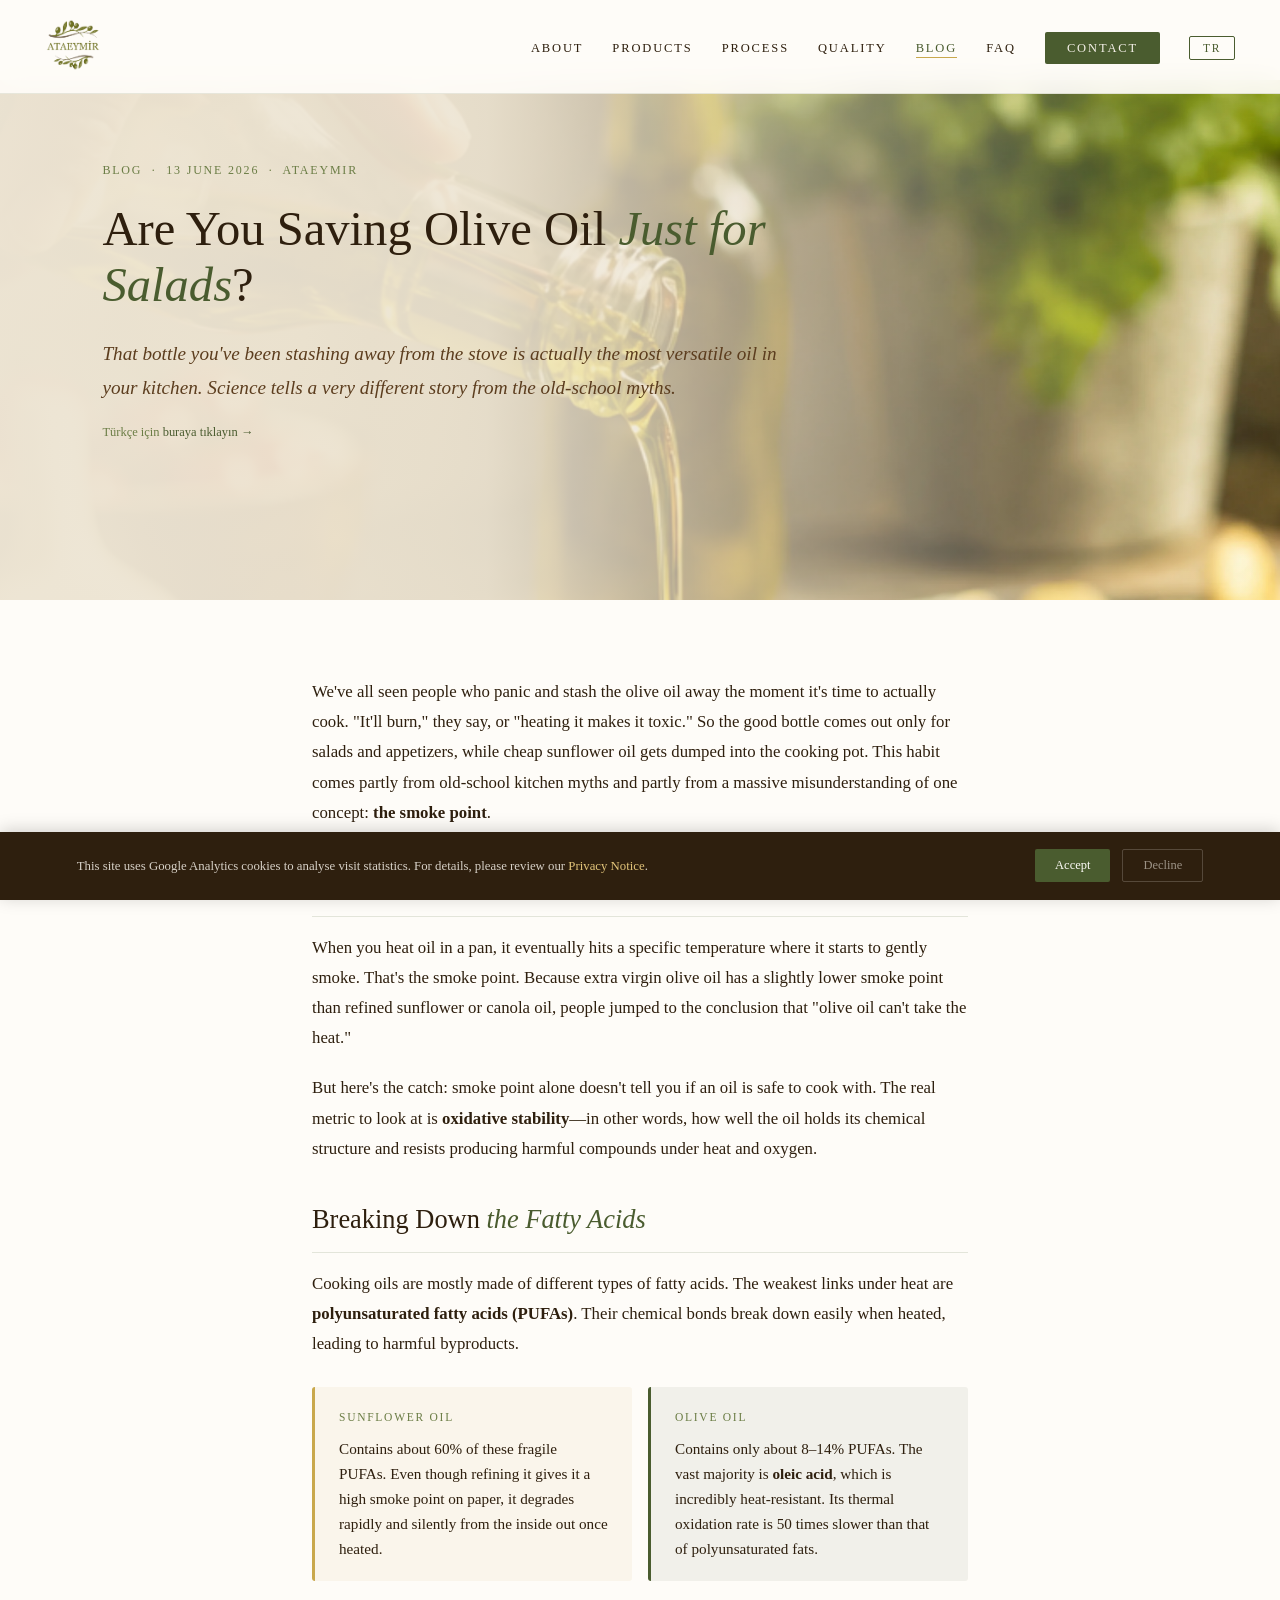
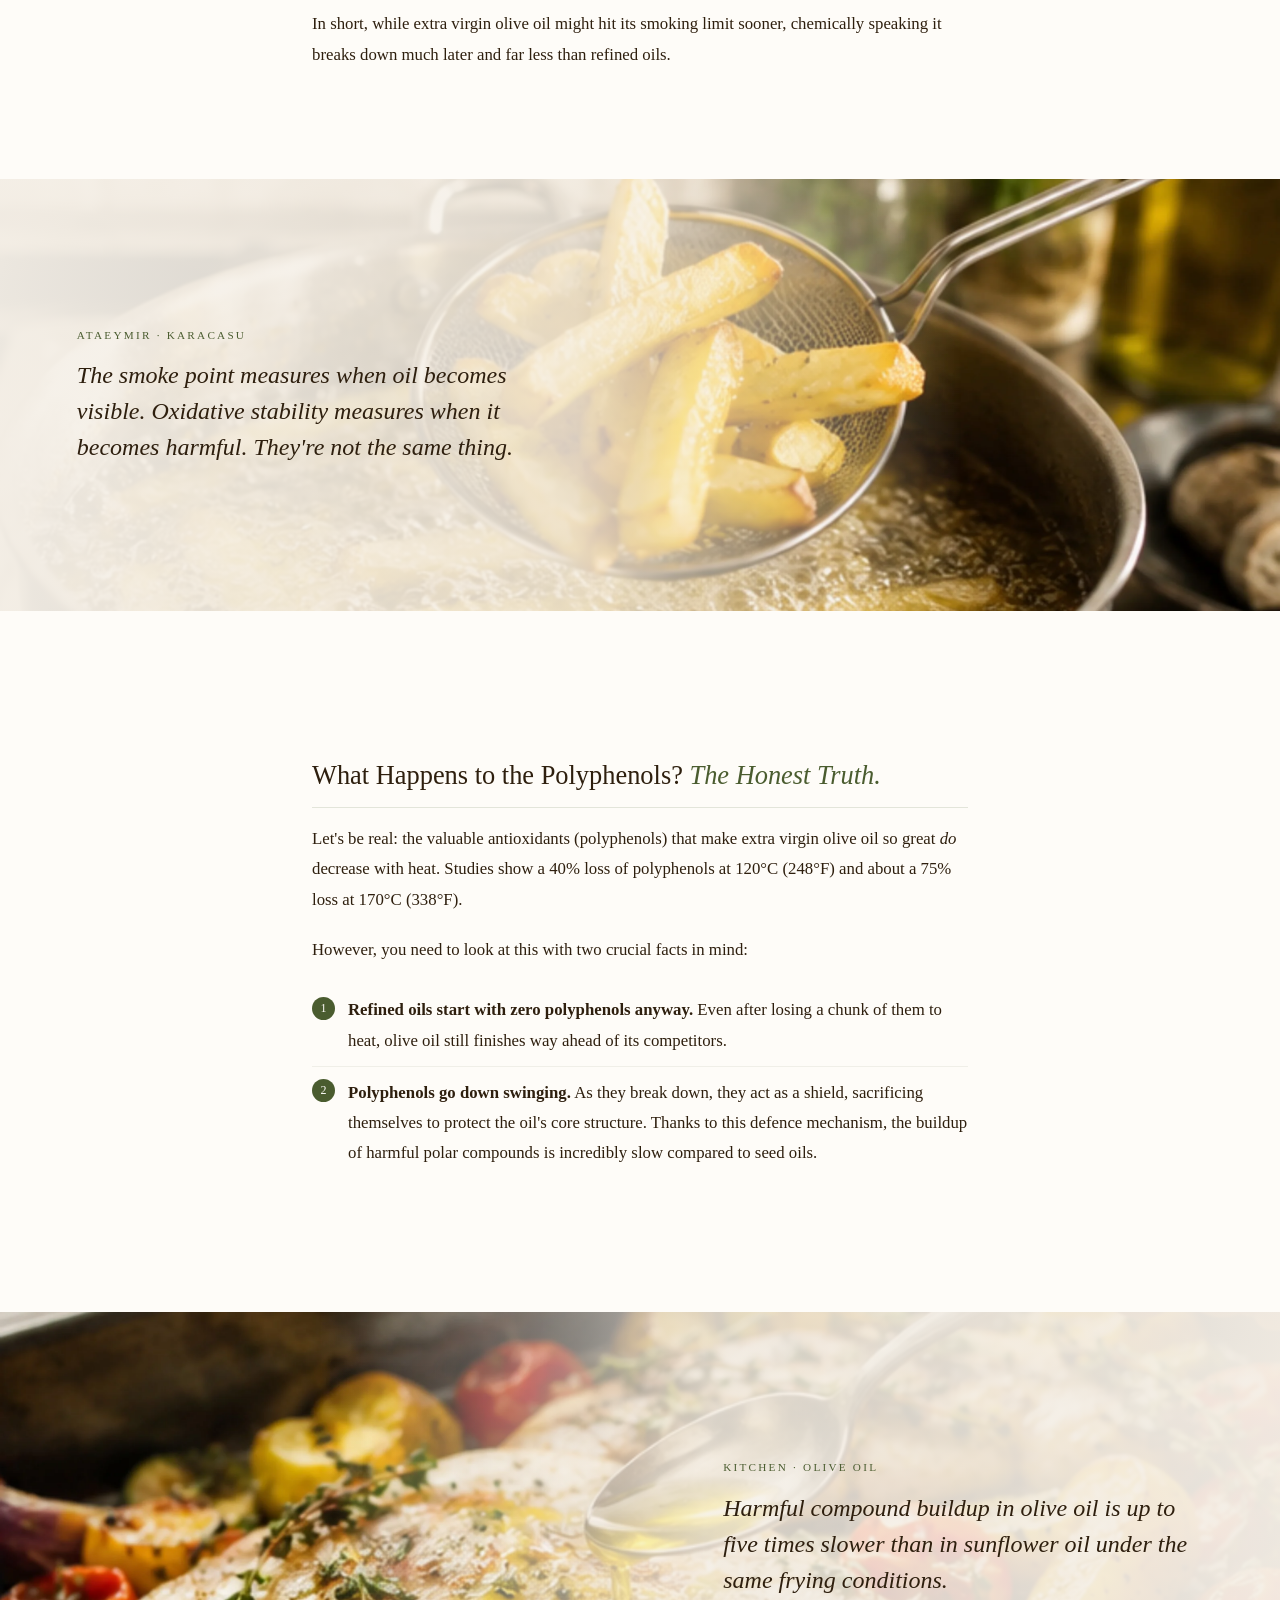
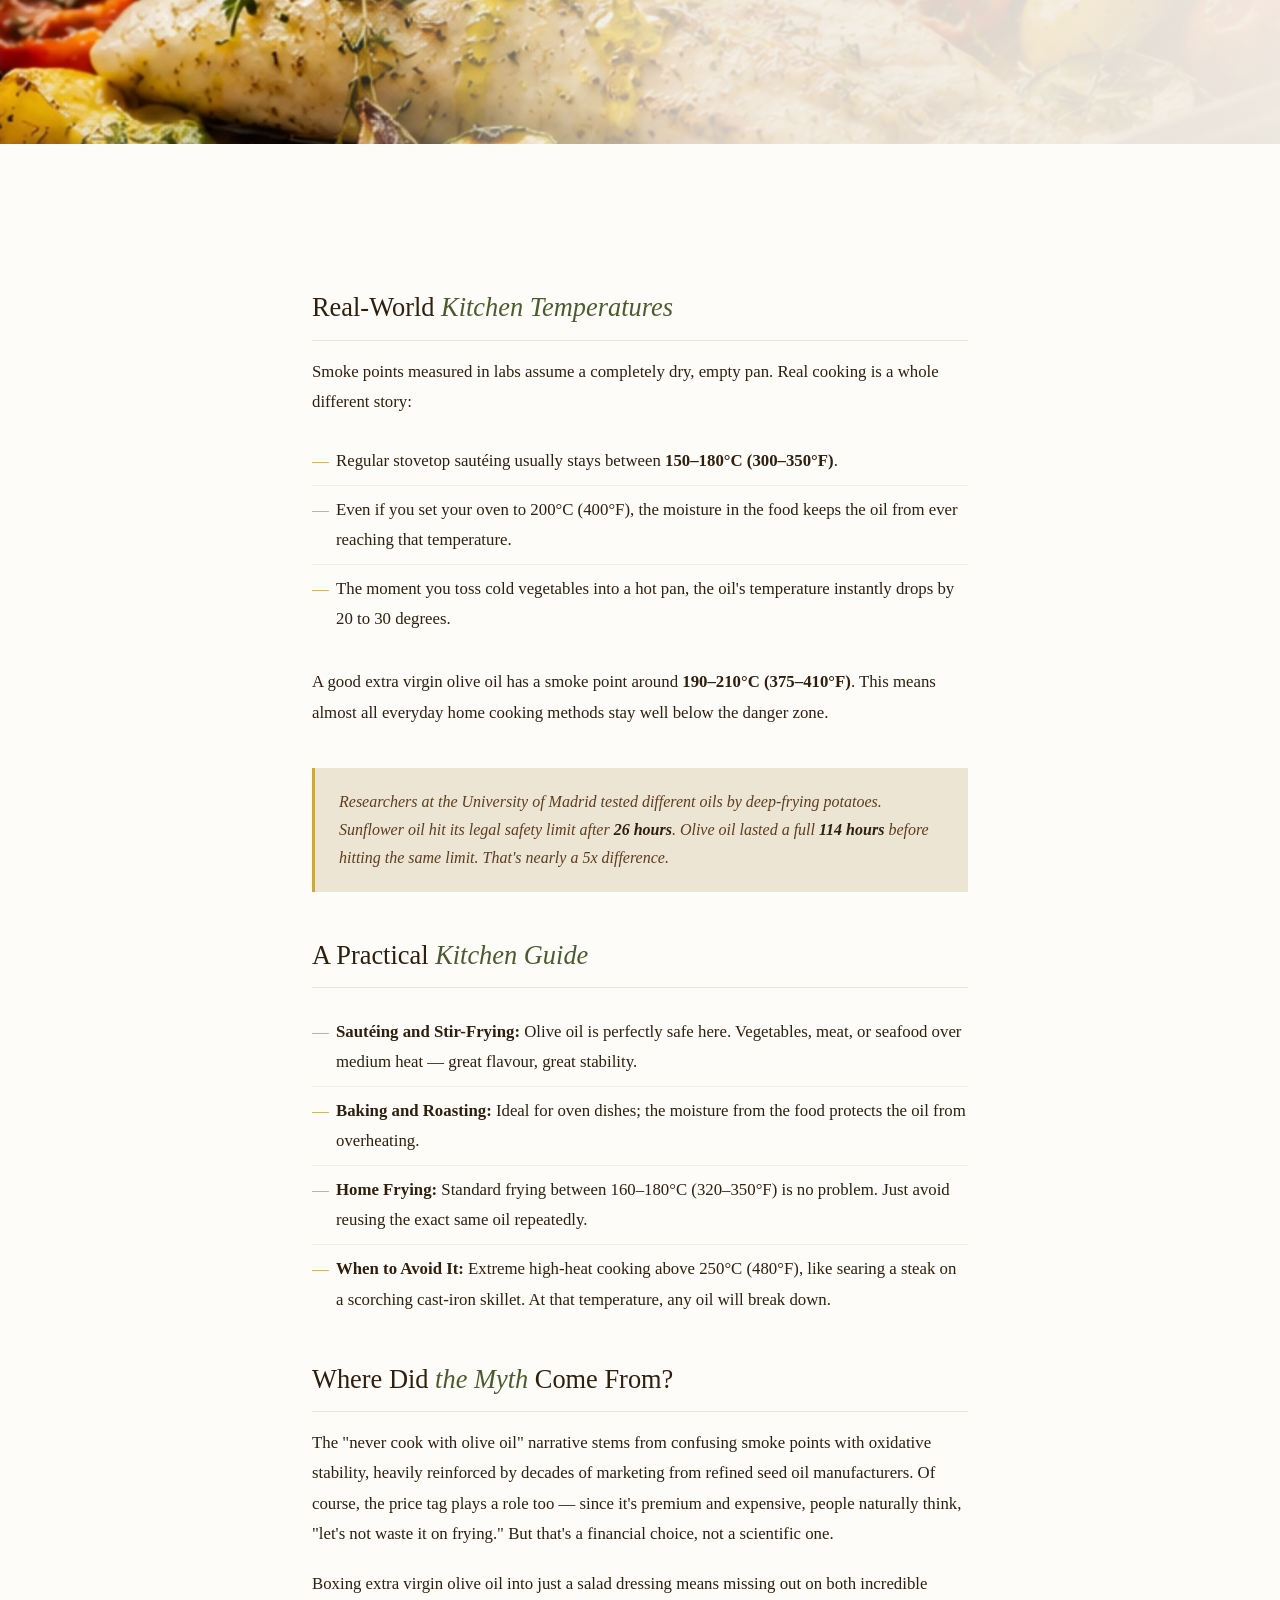
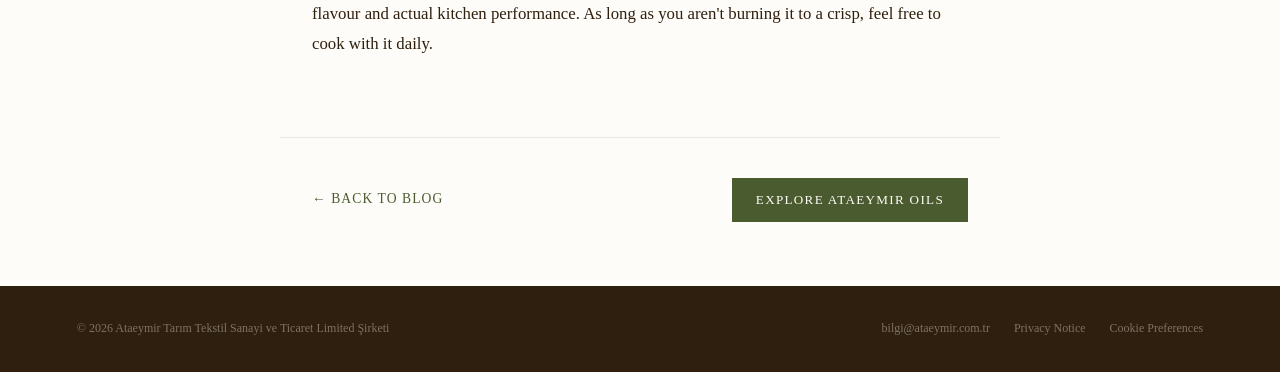
<file: blog/cooking-with-olive-oil.html>
<!DOCTYPE html>
<html lang="en">
<head>
  <meta charset="UTF-8" />
  <meta name="viewport" content="width=device-width, initial-scale=1.0" />
  <title>Are You Saving Olive Oil Just for Salads? | Ataeymir</title>
  <meta name="description" content="Can you cook with extra virgin olive oil? The truth about smoke points, oxidative stability, and what science actually says about heat and EVOO." />
  <link rel="canonical" href="https://www.ataeymir.com.tr/blog/cooking-with-olive-oil.html" />
  <link rel="alternate" hreflang="en" href="https://www.ataeymir.com.tr/blog/cooking-with-olive-oil.html" />
  <link rel="alternate" hreflang="tr" href="https://www.ataeymir.com.tr/blog/zeytinyagini-sadece-salatalara-mi-sakliyorsunuz.html" />
  <link rel="icon" type="image/x-icon" href="../assets/favicon.ico" />
  <script type="application/ld+json">
  {
    "@context": "https://schema.org",
    "@type": "Article",
    "headline": "Are You Saving Olive Oil Just for Salads?",
    "description": "Can you cook with extra virgin olive oil? The truth about smoke points, oxidative stability, and what science actually says about heat and EVOO.",
    "author": { "@type": "Organization", "name": "Ataeymir" },
    "publisher": { "@type": "Organization", "name": "Ataeymir", "url": "https://www.ataeymir.com.tr" },
    "datePublished": "2026-06-13",
    "url": "https://www.ataeymir.com.tr/blog/cooking-with-olive-oil.html",
    "inLanguage": "en"
  }
  </script>
  <script type="application/ld+json">
  {
    "@context": "https://schema.org",
    "@type": "BreadcrumbList",
    "itemListElement": [
      { "@type": "ListItem", "position": 1, "name": "Home", "item": "https://www.ataeymir.com.tr/en.html" },
      { "@type": "ListItem", "position": 2, "name": "Blog", "item": "https://www.ataeymir.com.tr/blog/en.html" },
      { "@type": "ListItem", "position": 3, "name": "Are You Saving Olive Oil Just for Salads?", "item": "https://www.ataeymir.com.tr/blog/cooking-with-olive-oil.html" }
    ]
  }
  </script>
  <!-- Google tag -->
  <script async src="https://www.googletagmanager.com/gtag/js?id=G-QYYB0YGPQY"></script>
  <script>window.dataLayer=window.dataLayer||[];function gtag(){dataLayer.push(arguments);}gtag('consent','default',{'analytics_storage':'denied'});gtag('js',new Date());gtag('config','G-QYYB0YGPQY');if(localStorage.getItem('cookieConsent')==='accepted'){gtag('consent','update',{'analytics_storage':'granted'});}</script>
  <style>
    :root {
      --olive: #4a5c2f; --olive-mid: #6b7d45; --olive-light: #5a7038;
      --gold: #c9a84c; --gold-light: #e2c47a;
      --cream: #f5f0e8; --cream-dark: #ede5d4;
      --brown: #2e1f0e; --brown-mid: #5c3d1e; --white: #fefcf8;
    }
    *, *::before, *::after { box-sizing: border-box; margin: 0; padding: 0; }
    html { font-size: 16px; scroll-behavior: smooth; }
    body { font-family: Georgia, 'Times New Roman', serif; background: var(--white); color: var(--brown); line-height: 1.8; overflow-x: hidden; padding-top: 80px; }

    .article-hero {
      background-color: var(--cream-dark);
      background-image: url('blog-mutfak-hero.webp');
      background-size: cover;
      background-position: center 30%;
      height: 520px;
      padding: 80px clamp(1.5rem, 8vw, 14rem) 3rem;
      position: relative;
      display: flex;
      flex-direction: column;
      justify-content: flex-start;
      overflow: hidden;
    }
    .article-hero::before {
      content: '';
      position: absolute;
      inset: 0;
      background: linear-gradient(to right, rgba(237,229,212,0.98) 0%, rgba(237,229,212,0.93) 38%, rgba(237,229,212,0.55) 62%, rgba(237,229,212,0.0) 100%);
      z-index: 0;
    }
    .article-hero > * { position: relative; z-index: 1; }
    .article-meta { font-size: 0.75rem; letter-spacing: 0.15em; text-transform: uppercase; color: var(--olive-mid); margin-bottom: 1.25rem; }
    .article-meta a { color: var(--olive-mid); text-decoration: none; }
    .article-meta a:hover { color: var(--olive); }
    .article-title { font-size: clamp(1.85rem, 3.8vw, 3.2rem); font-weight: 300; line-height: 1.15; color: var(--brown); margin-bottom: 1.5rem; max-width: 780px; }
    .article-title em { font-style: italic; color: var(--olive); }
    .article-lead { font-size: clamp(1.05rem, 1.8vw, 1.2rem); color: var(--brown-mid); max-width: 680px; line-height: 1.75; font-style: italic; margin-bottom: 1rem; }
    .lang-notice { font-size: 0.78rem; color: var(--olive-mid); }
    .lang-notice a { color: var(--olive); text-decoration: none; }
    .lang-notice a:hover { text-decoration: underline; }

    .article-body { max-width: 720px; margin: 0 auto; padding: clamp(3rem, 6vw, 5rem) clamp(1.5rem, 5vw, 2rem); }
    .article-body h2 { font-size: clamp(1.3rem, 2.2vw, 1.65rem); font-weight: 300; color: var(--brown); margin: 2rem 0 1rem; padding-bottom: 0.5rem; border-bottom: 1px solid rgba(74,92,47,0.15); }
    .article-body h2 em { font-style: italic; color: var(--olive); }
    .article-body p { margin-bottom: 1.25rem; font-size: 1.05rem; }
    .article-body p:last-child { margin-bottom: 0; }
    .article-body strong { font-weight: 600; color: var(--brown); }
    .article-body ul { list-style: none; padding: 0; margin: 1.25rem 0 1.5rem; }
    .article-body ul li { font-size: 1.05rem; padding: 0.55rem 0 0.55rem 1.5rem; position: relative; border-bottom: 1px solid rgba(74,92,47,0.08); color: var(--brown); }
    .article-body ul li:last-child { border-bottom: none; }
    .article-body ul li::before { content: '—'; position: absolute; left: 0; color: var(--gold); }
    .article-body ol { list-style: none; padding: 0; margin: 1.25rem 0 1.5rem; counter-reset: ol-counter; }
    .article-body ol li { font-size: 1.05rem; padding: 0.65rem 0 0.65rem 2.25rem; position: relative; border-bottom: 1px solid rgba(74,92,47,0.08); color: var(--brown); counter-increment: ol-counter; }
    .article-body ol li:last-child { border-bottom: none; }
    .article-body ol li::before { content: counter(ol-counter); position: absolute; left: 0; color: var(--white); background: var(--olive); width: 1.45rem; height: 1.45rem; border-radius: 50%; display: flex; align-items: center; justify-content: center; font-size: 0.75rem; top: 0.75rem; }
    .highlight-box { background: var(--cream-dark); border-left: 3px solid var(--gold); padding: 1.25rem 1.5rem; margin: 2.5rem 0; font-style: italic; color: var(--brown-mid); font-size: 1rem; line-height: 1.75; }
    .data-note { background: rgba(74,92,47,0.06); border-radius: 4px; padding: 1rem 1.25rem; margin: 2rem 0; font-size: 0.94rem; color: var(--brown-mid); }
    .data-note strong { color: var(--olive); }
    .comparison-block { display: grid; grid-template-columns: 1fr 1fr; gap: 1rem; margin: 1.75rem 0; }
    .comparison-card { padding: 1.25rem 1.5rem; border-radius: 3px; }
    .comparison-card.card-warn { background: rgba(201,168,76,0.08); border-left: 3px solid var(--gold); }
    .comparison-card.card-good { background: rgba(74,92,47,0.07); border-left: 3px solid var(--olive); }
    .comparison-card .card-label { font-size: 0.72rem; letter-spacing: 0.15em; text-transform: uppercase; color: var(--olive-mid); display: block; margin-bottom: 0.5rem; }
    .comparison-card p { font-size: 0.95rem; margin: 0; line-height: 1.65; }
    @media(max-width:640px){ .comparison-block { grid-template-columns: 1fr; } }

    .photo-break {
      width: 100vw; position: relative; left: 50%; transform: translateX(-50%);
      background-size: cover; background-position: center;
      min-height: 48vh; display: flex; align-items: center; margin: 2rem 0;
    }
    .photo-break::before { content: ''; position: absolute; inset: 0; }
    .photo-break-1::before { background: linear-gradient(to right, rgba(245,240,232,0.96) 0%, rgba(245,240,232,0.82) 45%, rgba(245,240,232,0.0) 75%); }
    .photo-break-2::before { background: linear-gradient(to left, rgba(245,240,232,0.96) 0%, rgba(245,240,232,0.82) 45%, rgba(245,240,232,0.0) 75%); }
    .photo-break-inner { position: relative; z-index: 1; padding: 3rem 6vw; width: 100%; display: flex; }
    .photo-break-1 .photo-break-inner { justify-content: flex-start; }
    .photo-break-2 .photo-break-inner { justify-content: flex-end; }
    .photo-break-text { max-width: 480px; }
    .photo-break-label { font-size: 0.7rem; letter-spacing: 0.2em; text-transform: uppercase; color: var(--olive); margin-bottom: 0.75rem; display: block; }
    .photo-break-quote { font-size: clamp(1.1rem, 2vw, 1.5rem); font-style: italic; font-weight: 300; color: var(--brown); line-height: 1.5; }

    .article-footer {
      max-width: 720px; margin: 0 auto;
      padding: 2.5rem clamp(1.5rem, 5vw, 2rem) 4rem;
      border-top: 1px solid rgba(74,92,47,0.12);
      display: flex; align-items: center; justify-content: space-between; flex-wrap: wrap; gap: 1rem;
    }
    .back-link { color: var(--olive); text-decoration: none; font-size: 0.85rem; letter-spacing: 0.08em; text-transform: uppercase; }
    .back-link:hover { color: var(--brown); }
    .btn-product { display: inline-block; background: var(--olive); color: var(--white); padding: 0.65rem 1.5rem; font-family: Georgia, serif; font-size: 0.82rem; letter-spacing: 0.1em; text-transform: uppercase; text-decoration: none; transition: background 0.2s; }
    .btn-product:hover { background: var(--brown); }
    footer { background: #2e1f0e; padding: 2rem clamp(2rem,6vw,6rem); display: flex; justify-content: space-between; align-items: center; flex-wrap: wrap; gap: 0.5rem; }
    footer p { color: rgba(245,240,232,0.4); font-size: 0.75rem; margin: 0; }
    footer a { color: rgba(245,240,232,0.4); font-size: 0.75rem; text-decoration: none; }
    footer a:hover { color: #e2c47a; }
    .footer-links { display:flex; gap:1.5rem; align-items:center; flex-wrap:wrap; }

    @media (max-width: 900px) {
      .photo-break { min-height: 40vh; }
      .photo-break-1::before { background: rgba(245,240,232,0.92); }
      .photo-break-2::before { background: rgba(245,240,232,0.92); }
      .photo-break-1 .photo-break-inner, .photo-break-2 .photo-break-inner { justify-content: center; }
      .photo-break-text { max-width: 90%; text-align: center; }
    }

    /* === ATAEYMIR NAV === */
    nav{position:fixed;top:0;left:0;right:0;z-index:300;display:flex;align-items:center;justify-content:space-between;padding:19px 3.5vw;background:rgba(254,252,248,0.92);backdrop-filter:blur(12px);border-bottom:1px solid rgba(74,92,47,0.12);line-height:1;}
    .nav-logo img{height:52px;}
    .nav-links{display:flex;gap:29px;list-style:none;}
    .nav-links a{text-decoration:none;color:#2e1f0e;font-size:12.5px;letter-spacing:0.15em;text-transform:uppercase;font-weight:400;position:relative;transition:color 0.3s;line-height:1;}
    .nav-links a::after{content:'';position:absolute;bottom:-3px;left:0;width:0;height:1px;background:#c9a84c;transition:width 0.3s;}
    .nav-links a:hover,.nav-links a.active{color:#4a5c2f;}
    .nav-links a:hover::after,.nav-links a.active::after{width:100%;}
    .nav-cta{background:#4a5c2f;color:#f5f0e8!important;padding:9px 22px;border-radius:2px;}
    .nav-cta:hover{background:#5a7038;}
    .nav-cta::after,.nav-lang::after{display:none!important;}
    .nav-lang{border:1px solid #4a5c2f!important;color:#4a5c2f!important;padding:5px 13px!important;border-radius:2px;font-size:11.5px!important;letter-spacing:0.15em;}
    .nav-lang:hover{background:#4a5c2f!important;color:#f5f0e8!important;}
    .hamburger{display:none;flex-direction:column;gap:5px;cursor:pointer;background:none;border:none;padding:4px;}
    .hamburger span{display:block;width:24px;height:2px;background:#2e1f0e;transition:all 0.3s;}
    @media(max-width:900px){
      .nav-links{display:none;}
      .hamburger{display:flex;z-index:301;position:relative;}
      .nav-links.open{display:flex!important;flex-direction:column;position:fixed;top:0;left:0;width:100vw;height:100vh;background:#fefcf8;align-items:center;justify-content:center;gap:28px;z-index:300;overflow-y:auto;padding:48px 0;}
      .nav-links.open a{font-size:16px;}
      body.menu-open{overflow:hidden;position:fixed;width:100%;}
    }
    #cookie-banner { position:fixed; bottom:0; left:0; right:0; background:#2e1f0e; color:rgba(245,240,232,0.85); padding:1.1rem clamp(1.5rem,6vw,5rem); display:flex; align-items:center; justify-content:space-between; gap:1.5rem; flex-wrap:wrap; z-index:9999; font-size:0.8rem; line-height:1.6; box-shadow:0 -2px 16px rgba(0,0,0,0.18); }
    #cookie-banner p { margin:0; flex:1; min-width:200px; }
    #cookie-banner a { color:#e2c47a; text-decoration:none; }
    .cookie-btns { display:flex; gap:0.75rem; flex-shrink:0; }
    .cookie-accept { background:#4a5c2f; color:#fefcf8; border:none; padding:0.5rem 1.25rem; font-family:Georgia,serif; font-size:0.78rem; cursor:pointer; border-radius:2px; }
    .cookie-decline { background:transparent; color:rgba(245,240,232,0.55); border:1px solid rgba(245,240,232,0.2); padding:0.5rem 1.25rem; font-family:Georgia,serif; font-size:0.78rem; cursor:pointer; border-radius:2px; }
  </style>
</head>
<body>

  <nav>
    <a class="nav-logo" href="/en.html"><img src="../assets/logo.png" alt="Ataeymir Logo" /></a>
    <ul class="nav-links" id="navLinks">
      <li><a href="/en.html#about">About</a></li>
      <li><a href="/en.html#products">Products</a></li>
      <li><a href="/en.html#process">Process</a></li>
      <li><a href="/en.html#science">Quality</a></li>
      <li><a href="/blog/en.html" class="active">Blog</a></li>
      <li><a href="/en.html#faq">FAQ</a></li>
      <li><a href="/en.html#contact" class="nav-cta">Contact</a></li>
      <li><a href="/blog/zeytinyagini-sadece-salatalara-mi-sakliyorsunuz.html" class="nav-lang">TR</a></li>
    </ul>
    <button class="hamburger" id="menuBtn" aria-label="Menu">
      <span></span><span></span><span></span>
    </button>
  </nav>

  <!-- HERO -->
  <div class="article-hero">
    <p class="article-meta">
      <a href="/blog/en.html">Blog</a> &nbsp;&middot;&nbsp; 13 June 2026 &nbsp;&middot;&nbsp; Ataeymir
    </p>
    <h1 class="article-title">Are You Saving Olive Oil <em>Just for Salads</em>?</h1>
    <p class="article-lead">That bottle you've been stashing away from the stove is actually the most versatile oil in your kitchen. Science tells a very different story from the old-school myths.</p>
    <p class="lang-notice">Türkçe için <a href="/blog/zeytinyagini-sadece-salatalara-mi-sakliyorsunuz.html">buraya tıklayın →</a></p>
  </div>

  <article class="article-body">

    <p>We've all seen people who panic and stash the olive oil away the moment it's time to actually cook. "It'll burn," they say, or "heating it makes it toxic." So the good bottle comes out only for salads and appetizers, while cheap sunflower oil gets dumped into the cooking pot. This habit comes partly from old-school kitchen myths and partly from a massive misunderstanding of one concept: <strong>the smoke point</strong>.</p>

    <h2>What Does the Smoke Point <em>Actually Tell Us</em>?</h2>
    <p>When you heat oil in a pan, it eventually hits a specific temperature where it starts to gently smoke. That's the smoke point. Because extra virgin olive oil has a slightly lower smoke point than refined sunflower or canola oil, people jumped to the conclusion that "olive oil can't take the heat."</p>
    <p>But here's the catch: smoke point alone doesn't tell you if an oil is safe to cook with. The real metric to look at is <strong>oxidative stability</strong>—in other words, how well the oil holds its chemical structure and resists producing harmful compounds under heat and oxygen.</p>

    <h2>Breaking Down <em>the Fatty Acids</em></h2>
    <p>Cooking oils are mostly made of different types of fatty acids. The weakest links under heat are <strong>polyunsaturated fatty acids (PUFAs)</strong>. Their chemical bonds break down easily when heated, leading to harmful byproducts.</p>

    <div class="comparison-block">
      <div class="comparison-card card-warn">
        <span class="card-label">Sunflower Oil</span>
        <p>Contains about 60% of these fragile PUFAs. Even though refining it gives it a high smoke point on paper, it degrades rapidly and silently from the inside out once heated.</p>
      </div>
      <div class="comparison-card card-good">
        <span class="card-label">Olive Oil</span>
        <p>Contains only about 8–14% PUFAs. The vast majority is <strong>oleic acid</strong>, which is incredibly heat-resistant. Its thermal oxidation rate is 50 times slower than that of polyunsaturated fats.</p>
      </div>
    </div>

    <p>In short, while extra virgin olive oil might hit its smoking limit sooner, chemically speaking it breaks down much later and far less than refined oils.</p>

  </article>

  <!-- PHOTO BREAK 1 -->
  <div class="photo-break photo-break-1" style="background-image: url('blog-mutfak-1.webp'); background-color: var(--cream-dark);">
    <div class="photo-break-inner">
      <div class="photo-break-text">
        <span class="photo-break-label">Ataeymir &middot; Karacasu</span>
        <p class="photo-break-quote">The smoke point measures when oil becomes visible. Oxidative stability measures when it becomes harmful. They're not the same thing.</p>
      </div>
    </div>
  </div>

  <article class="article-body">

    <h2>What Happens to the Polyphenols? <em>The Honest Truth.</em></h2>
    <p>Let's be real: the valuable antioxidants (polyphenols) that make extra virgin olive oil so great <em>do</em> decrease with heat. Studies show a 40% loss of polyphenols at 120°C (248°F) and about a 75% loss at 170°C (338°F).</p>
    <p>However, you need to look at this with two crucial facts in mind:</p>
    <ol>
      <li><strong>Refined oils start with zero polyphenols anyway.</strong> Even after losing a chunk of them to heat, olive oil still finishes way ahead of its competitors.</li>
      <li><strong>Polyphenols go down swinging.</strong> As they break down, they act as a shield, sacrificing themselves to protect the oil's core structure. Thanks to this defence mechanism, the buildup of harmful polar compounds is incredibly slow compared to seed oils.</li>
    </ol>

  </article>

  <!-- PHOTO BREAK 2 -->
  <div class="photo-break photo-break-2" style="background-image: url('blog-mutfak-2.webp'); background-color: var(--olive);">
    <div class="photo-break-inner">
      <div class="photo-break-text">
        <span class="photo-break-label">Kitchen &middot; Olive Oil</span>
        <p class="photo-break-quote">Harmful compound buildup in olive oil is up to five times slower than in sunflower oil under the same frying conditions.</p>
      </div>
    </div>
  </div>

  <article class="article-body">

    <h2>Real-World <em>Kitchen Temperatures</em></h2>
    <p>Smoke points measured in labs assume a completely dry, empty pan. Real cooking is a whole different story:</p>
    <ul>
      <li>Regular stovetop sautéing usually stays between <strong>150–180°C (300–350°F)</strong>.</li>
      <li>Even if you set your oven to 200°C (400°F), the moisture in the food keeps the oil from ever reaching that temperature.</li>
      <li>The moment you toss cold vegetables into a hot pan, the oil's temperature instantly drops by 20 to 30 degrees.</li>
    </ul>
    <p>A good extra virgin olive oil has a smoke point around <strong>190–210°C (375–410°F)</strong>. This means almost all everyday home cooking methods stay well below the danger zone.</p>

    <div class="highlight-box">
      Researchers at the University of Madrid tested different oils by deep-frying potatoes. Sunflower oil hit its legal safety limit after <strong>26 hours</strong>. Olive oil lasted a full <strong>114 hours</strong> before hitting the same limit. That's nearly a 5x difference.
    </div>

    <h2>A Practical <em>Kitchen Guide</em></h2>
    <ul>
      <li><strong>Sautéing and Stir-Frying:</strong> Olive oil is perfectly safe here. Vegetables, meat, or seafood over medium heat — great flavour, great stability.</li>
      <li><strong>Baking and Roasting:</strong> Ideal for oven dishes; the moisture from the food protects the oil from overheating.</li>
      <li><strong>Home Frying:</strong> Standard frying between 160–180°C (320–350°F) is no problem. Just avoid reusing the exact same oil repeatedly.</li>
      <li><strong>When to Avoid It:</strong> Extreme high-heat cooking above 250°C (480°F), like searing a steak on a scorching cast-iron skillet. At that temperature, any oil will break down.</li>
    </ul>

    <h2>Where Did <em>the Myth</em> Come From?</h2>
    <p>The "never cook with olive oil" narrative stems from confusing smoke points with oxidative stability, heavily reinforced by decades of marketing from refined seed oil manufacturers. Of course, the price tag plays a role too — since it's premium and expensive, people naturally think, "let's not waste it on frying." But that's a financial choice, not a scientific one.</p>
    <p>Boxing extra virgin olive oil into just a salad dressing means missing out on both incredible flavour and actual kitchen performance. As long as you aren't burning it to a crisp, feel free to cook with it daily.</p>

  </article>

  <div class="article-footer">
    <a href="/blog/en.html" class="back-link">← Back to Blog</a>
    <a href="/en.html#products" class="btn-product">Explore Ataeymir Oils</a>
  </div>

  <footer>
    <p>&copy; 2026 Ataeymir Tarım Tekstil Sanayi ve Ticaret Limited Şirketi</p>
    <div class="footer-links">
      <a href="mailto:bilgi@ataeymir.com.tr">bilgi@ataeymir.com.tr</a>
      <a href="/privacy.html">Privacy Notice</a>
      <a href="#" onclick="resetCookiePrefs();return false;">Cookie Preferences</a>
    </div>
  </footer>

  <script>
  (function(){
    var btn=document.getElementById('menuBtn');
    var links=document.getElementById('navLinks');
    if(!btn||!links)return;
    btn.addEventListener('click',function(){
      links.classList.toggle('open');
      var o=links.classList.contains('open');
      document.body.classList.toggle('menu-open',o);
      btn.innerHTML=o?'<span style="transform:rotate(45deg) translate(5px,5px)"></span><span style="opacity:0"></span><span style="transform:rotate(-45deg) translate(5px,-5px)"></span>':'<span></span><span></span><span></span>';
    });
    links.querySelectorAll('a').forEach(function(a){
      a.addEventListener('click',function(){
        links.classList.remove('open');
        document.body.classList.remove('menu-open');
        btn.innerHTML='<span></span><span></span><span></span>';
      });
    });
  })();
  </script>

  <div id="cookie-banner" style="display:none;">
    <p>This site uses Google Analytics cookies to analyse visit statistics. For details, please review our <a href="/privacy.html">Privacy Notice</a>.</p>
    <div class="cookie-btns">
      <button class="cookie-accept" id="cookieAccept">Accept</button>
      <button class="cookie-decline" id="cookieDecline">Decline</button>
    </div>
  </div>
  <script>(function(){var b=document.getElementById('cookie-banner');if(!localStorage.getItem('cookieConsent')){b.style.display='flex';}document.getElementById('cookieAccept').addEventListener('click',function(){localStorage.setItem('cookieConsent','accepted');gtag('consent','update',{'analytics_storage':'granted'});b.style.display='none';});document.getElementById('cookieDecline').addEventListener('click',function(){localStorage.setItem('cookieConsent','declined');b.style.display='none';});})();window.resetCookiePrefs=function(){localStorage.removeItem('cookieConsent');var b=document.getElementById('cookie-banner');if(b){b.style.display='flex';}};</script>

</body>
</html>
</file>
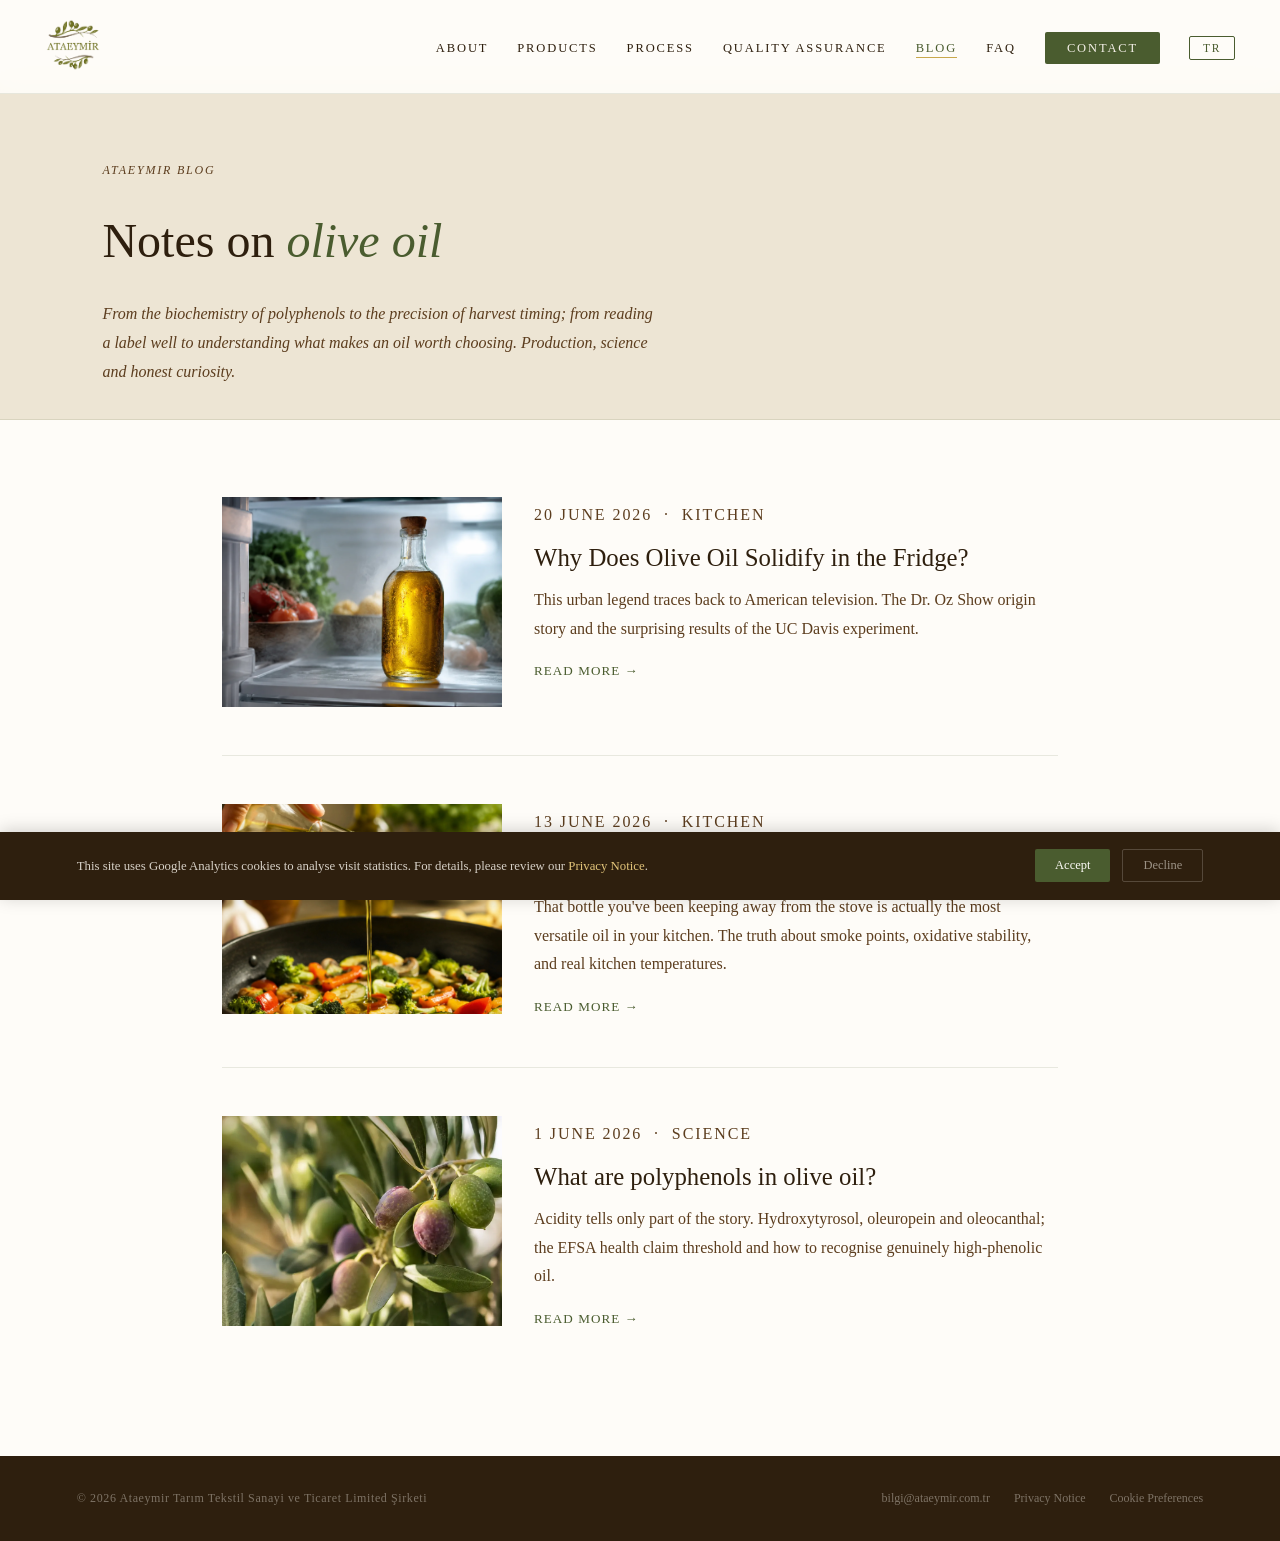
<file: blog/en.html>
<!DOCTYPE html>
<html lang="en">
<head>
  <meta charset="UTF-8" />
  <meta name="viewport" content="width=device-width, initial-scale=1.0" />
  <title>Blog | Ataeymir</title>
  <meta name="description" content="Readings on olive oil, polyphenols, harvest and production from Ataeymir." />
  <link rel="canonical" href="https://www.ataeymir.com.tr/blog/en.html" />
  <script async src="https://www.googletagmanager.com/gtag/js?id=G-QYYB0YGPQY"></script>
  <script>window.dataLayer=window.dataLayer||[];function gtag(){dataLayer.push(arguments);}gtag('consent','default',{'analytics_storage':'denied'});gtag('js',new Date());gtag('config','G-QYYB0YGPQY');if(localStorage.getItem('cookieConsent')==='accepted'){gtag('consent','update',{'analytics_storage':'granted'});}</script>
  <style>
    :root{--olive:#4a5c2f;--olive-mid:#6b7d45;--olive-light:#5a7038;--gold:#c9a84c;--gold-light:#e2c47a;--cream:#f5f0e8;--cream-dark:#ede5d4;--brown:#2e1f0e;--brown-mid:#5c3d1e;--white:#fefcf8;}
    *,*::before,*::after{box-sizing:border-box;margin:0;padding:0;}
    html{font-size:16px;}
    body{font-family:Georgia,'Times New Roman',serif;background:var(--white);color:var(--brown);line-height:1.8;overflow-x:hidden;padding-top:80px;}
    .blog-hero{background:var(--cream-dark);padding:64px clamp(1.5rem,8vw,14rem) 3rem;border-bottom:1px solid rgba(74,92,47,0.12);height:340px;display:flex;flex-direction:column;justify-content:flex-start;overflow:hidden;}
    .blog-label{font-size:0.75rem;letter-spacing:0.15em;text-transform:uppercase;color:var(--olive-mid);margin-bottom:1rem;}
    .blog-hero h1{font-size:clamp(2rem,4vw,3rem);font-weight:300;color:var(--brown);}
    .blog-hero h1 em{font-style:italic;color:var(--olive);}
    .blog-hero p{margin-top:1rem;color:var(--brown-mid);max-width:560px;font-style:italic;}
    .blog-grid{max-width:900px;margin:0 auto;padding:clamp(3rem,6vw,5rem) clamp(1.5rem,5vw,2rem);display:grid;gap:3rem;}
    .blog-card{border-bottom:1px solid rgba(74,92,47,0.12);padding-bottom:3rem;display:grid;grid-template-columns:280px 1fr;gap:2rem;align-items:start;}
    .blog-card:last-child{border-bottom:none;}
    .blog-card-thumb{display:block;overflow:hidden;aspect-ratio:4/3;}
    .blog-card-thumb img{width:100%;height:100%;object-fit:cover;display:block;transition:transform 0.4s ease;}
    .blog-card-thumb:hover img{transform:scale(1.04);}
    .blog-card-body{display:flex;flex-direction:column;gap:0.75rem;padding-top:0.25rem;}
    .blog-card-meta{font-size:0.75rem;letter-spacing:0.12em;text-transform:uppercase;color:var(--olive-mid);}
    .blog-card h2{font-size:clamp(1.2rem,2.2vw,1.55rem);font-weight:300;line-height:1.3;}
    .blog-card h2 a{color:var(--brown);text-decoration:none;}
    .blog-card h2 a:hover{color:var(--olive);}
    .blog-card p{color:var(--brown-mid);font-size: 1rem;max-width:540px;}
    .read-more{color:var(--olive);text-decoration:none;font-size:0.82rem;letter-spacing:0.08em;text-transform:uppercase;margin-top:0.25rem;}
    .read-more:hover{color:var(--brown);}
    footer{background:#2e1f0e;padding:2rem clamp(2rem,6vw,6rem);display:flex;align-items:center;justify-content:space-between;flex-wrap:wrap;gap:1rem;}
    footer p{font-size:0.75rem;color:rgba(245,240,232,0.4);letter-spacing:0.05em;}
    footer a{color:rgba(245,240,232,0.4);text-decoration:none;font-size:0.75rem;transition:color 0.3s;}
    footer a:hover{color:#e2c47a;}
    @media(max-width:900px){
      .blog-card{grid-template-columns:1fr;}
    }
  
    /* === ATAEYMIR NAV === */
    nav{position:fixed;top:0;left:0;right:0;z-index:300;display:flex;align-items:center;justify-content:space-between;padding:19px 3.5vw;background:rgba(254,252,248,0.92);backdrop-filter:blur(12px);border-bottom:1px solid rgba(74,92,47,0.12);line-height:1;}
    .nav-logo img{height:52px;}
    .nav-links{display:flex;gap:29px;list-style:none;}
    .nav-links a{text-decoration:none;color:#2e1f0e;font-size:12.5px;letter-spacing:0.15em;text-transform:uppercase;font-weight:400;position:relative;transition:color 0.3s;line-height:1;}
    .nav-links a::after{content:'';position:absolute;bottom:-3px;left:0;width:0;height:1px;background:#c9a84c;transition:width 0.3s;}
    .nav-links a:hover,.nav-links a.active{color:#4a5c2f;}
    .nav-links a:hover::after,.nav-links a.active::after{width:100%;}
    .nav-cta{background:#4a5c2f;color:#f5f0e8!important;padding:9px 22px;border-radius:2px;}
    .nav-cta:hover{background:#5a7038;}
    .nav-cta::after,.nav-lang::after{display:none!important;}
    .nav-lang{border:1px solid #4a5c2f!important;color:#4a5c2f!important;padding:5px 13px!important;border-radius:2px;font-size:11.5px!important;letter-spacing:0.15em;}
    .nav-lang:hover{background:#4a5c2f!important;color:#f5f0e8!important;}
    .hamburger{display:none;flex-direction:column;gap:5px;cursor:pointer;background:none;border:none;padding:4px;}
    .hamburger span{display:block;width:24px;height:2px;background:#2e1f0e;transition:all 0.3s;}
    @media(max-width:900px){
      .nav-links{display:none;}
      .hamburger{display:flex;z-index:301;position:relative;}
      .nav-links.open{display:flex!important;flex-direction:column;position:fixed;top:0;left:0;width:100vw;height:100vh;background:#fefcf8;align-items:center;justify-content:center;gap:28px;z-index:300;overflow-y:auto;padding:48px 0;}
      .nav-links.open a{font-size:16px;}
      body.menu-open{overflow:hidden;position:fixed;width:100%;}
    }

    #cookie-banner { position:fixed; bottom:0; left:0; right:0; background:#2e1f0e; color:rgba(245,240,232,0.85); padding:1.1rem clamp(1.5rem,6vw,5rem); display:flex; align-items:center; justify-content:space-between; gap:1.5rem; flex-wrap:wrap; z-index:9999; font-size:0.8rem; line-height:1.6; box-shadow:0 -2px 16px rgba(0,0,0,0.18); }
    #cookie-banner p { margin:0; flex:1; min-width:200px; }
    #cookie-banner a { color:#e2c47a; text-decoration:none; }
    .cookie-btns { display:flex; gap:0.75rem; flex-shrink:0; }
    .cookie-accept { background:#4a5c2f; color:#fefcf8; border:none; padding:0.5rem 1.25rem; font-family:Georgia,serif; font-size:0.78rem; cursor:pointer; border-radius:2px; }
    .cookie-decline { background:transparent; color:rgba(245,240,232,0.55); border:1px solid rgba(245,240,232,0.2); padding:0.5rem 1.25rem; font-family:Georgia,serif; font-size:0.78rem; cursor:pointer; border-radius:2px; }
    .footer-links { display:flex; gap:1.5rem; align-items:center; flex-wrap:wrap; }
  </style>
</head>
<body>
  <nav>
    <a class="nav-logo" href="/en.html"><img src="../assets/logo.png" alt="Ataeymir Logo" /></a>
    <ul class="nav-links" id="navLinks">
      <li><a href="/en.html#about">About</a></li>
      <li><a href="/en.html#products">Products</a></li>
      <li><a href="/en.html#process">Process</a></li>
      <li><a href="/en.html#science">Quality Assurance</a></li>
      <li><a href="/blog/en.html" class="active">Blog</a></li>
      <li><a href="/en.html#faq">FAQ</a></li>
      <li><a href="/en.html#contact" class="nav-cta">Contact</a></li>
      <li><a href="/blog/" class="nav-lang">TR</a></li>
    </ul>
    <button class="hamburger" id="menuBtn" aria-label="Menu">
      <span></span><span></span><span></span>
    </button>
  </nav>

  <div class="blog-hero">
    <p class="blog-label">Ataeymir Blog</p>
    <h1>Notes on <em>olive oil</em></h1>
    <p>From the biochemistry of polyphenols to the precision of harvest timing; from reading a label well to understanding what makes an oil worth choosing. Production, science and honest curiosity.</p>
  </div>

  <div class="blog-grid">


    <div class="blog-card">
      <a href="/blog/why-does-olive-oil-solidify-in-the-fridge.html" class="blog-card-thumb">
        <img src="blog-donma-hero.webp" alt="Bottle of olive oil inside a refrigerator" />
      </a>
      <div class="blog-card-body">
        <p class="blog-card-meta">20 June 2026 &nbsp;&middot;&nbsp; Kitchen</p>
        <h2><a href="/blog/why-does-olive-oil-solidify-in-the-fridge.html">Why Does Olive Oil Solidify in the Fridge?</a></h2>
        <p>This urban legend traces back to American television. The Dr. Oz Show origin story and the surprising results of the UC Davis experiment.</p>
        <a href="/blog/why-does-olive-oil-solidify-in-the-fridge.html" class="read-more">Read More →</a>
      </div>
    </div>
    <div class="blog-card">
      <a href="/blog/cooking-with-olive-oil.html" class="blog-card-thumb">
        <img src="blog-mutfak-hero.webp" alt="Olive oil being poured into a pan of vegetables" />
      </a>
      <div class="blog-card-body">
        <p class="blog-card-meta">13 June 2026 &nbsp;&middot;&nbsp; Kitchen</p>
        <h2><a href="/blog/cooking-with-olive-oil.html">Are You Saving Olive Oil Just for Salads?</a></h2>
        <p>That bottle you've been keeping away from the stove is actually the most versatile oil in your kitchen. The truth about smoke points, oxidative stability, and real kitchen temperatures.</p>
        <a href="/blog/cooking-with-olive-oil.html" class="read-more">Read More →</a>
      </div>
    </div>
    <div class="blog-card">
      <a href="/blog/polyphenols-in-olive-oil.html" class="blog-card-thumb">
        <img src="blog-polyphenol-1.webp" alt="Olives at the green-to-violet transition stage" />
      </a>
      <div class="blog-card-body">
        <p class="blog-card-meta">1 June 2026 &nbsp;·&nbsp; Science</p>
        <h2><a href="/blog/polyphenols-in-olive-oil.html">What are polyphenols in olive oil?</a></h2>
        <p>Acidity tells only part of the story. Hydroxytyrosol, oleuropein and oleocanthal; the EFSA health claim threshold and how to recognise genuinely high-phenolic oil.</p>
        <a href="/blog/polyphenols-in-olive-oil.html" class="read-more">Read More →</a>
      </div>
    </div>
  </div>

    <footer>
    <p>© 2026 Ataeymir Tarım Tekstil Sanayi ve Ticaret Limited Şirketi</p>
    <div class="footer-links">
      <a href="mailto:bilgi@ataeymir.com.tr">bilgi@ataeymir.com.tr</a>
      <a href="/privacy.html">Privacy Notice</a>
      <a href="#" onclick="resetCookiePrefs();return false;">Cookie Preferences</a>
    </div>
  </footer>
<script>
(function(){
  var btn=document.getElementById('menuBtn');
  var links=document.getElementById('navLinks');
  if(!btn||!links)return;
  btn.addEventListener('click',function(){
    links.classList.toggle('open');
    var o=links.classList.contains('open');
    document.body.classList.toggle('menu-open',o);
    btn.innerHTML=o?'<span style="transform:rotate(45deg) translate(5px,5px)"></span><span style="opacity:0"></span><span style="transform:rotate(-45deg) translate(5px,-5px)"></span>':'<span></span><span></span><span></span>';
  });
  links.querySelectorAll('a').forEach(function(a){
    a.addEventListener('click',function(){
      links.classList.remove('open');
      document.body.classList.remove('menu-open');
      btn.innerHTML='<span></span><span></span><span></span>';
    });
  });
})();
</script>

  <div id="cookie-banner" style="display:none;">
    <p>This site uses Google Analytics cookies to analyse visit statistics. For details, please review our <a href="/privacy.html">Privacy Notice</a>.</p>
    <div class="cookie-btns">
      <button class="cookie-accept" id="cookieAccept">Accept</button>
      <button class="cookie-decline" id="cookieDecline">Decline</button>
    </div>
  </div>
  <script>(function(){var b=document.getElementById('cookie-banner');if(!localStorage.getItem('cookieConsent')){b.style.display='flex';}document.getElementById('cookieAccept').addEventListener('click',function(){localStorage.setItem('cookieConsent','accepted');gtag('consent','update',{'analytics_storage':'granted'});b.style.display='none';});document.getElementById('cookieDecline').addEventListener('click',function(){localStorage.setItem('cookieConsent','declined');b.style.display='none';});})();window.resetCookiePrefs=function(){localStorage.removeItem('cookieConsent');var b=document.getElementById('cookie-banner');if(b){b.style.display='flex';}};</script>
</body>
</html>
</file>
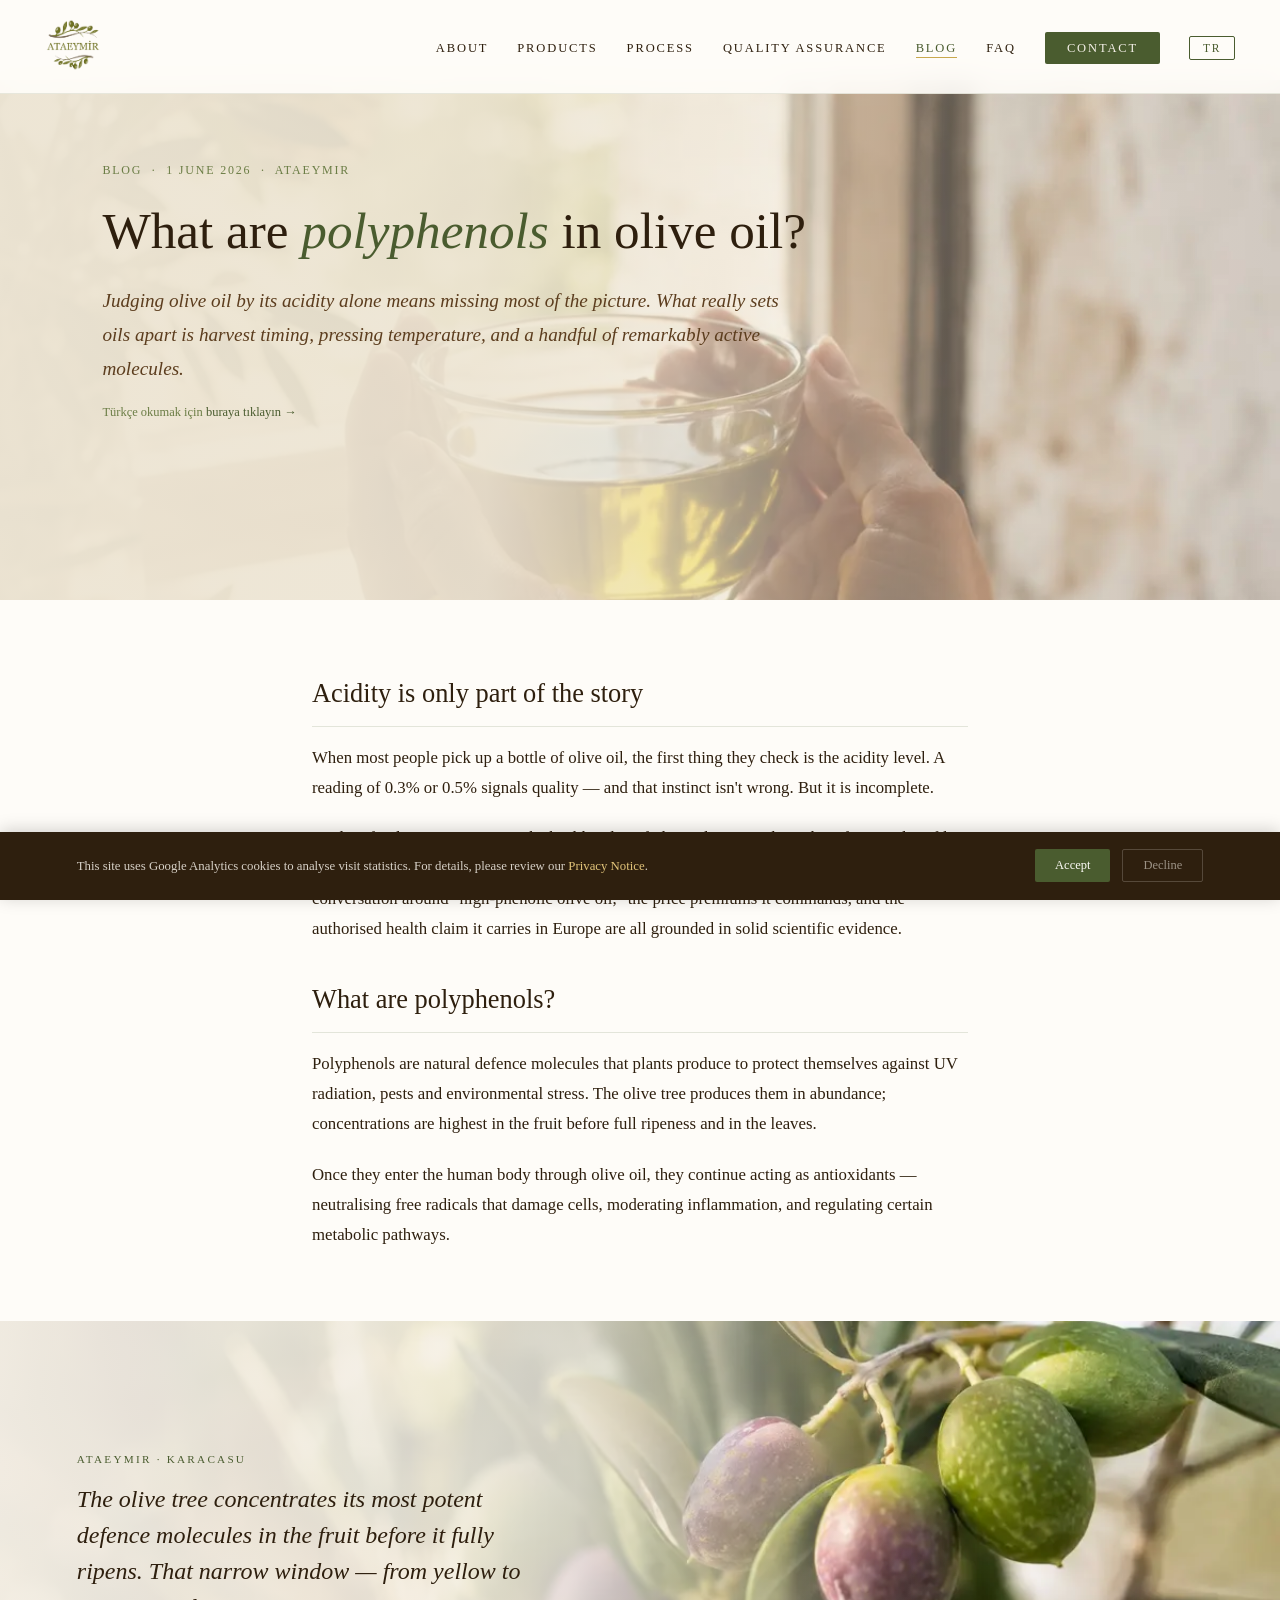
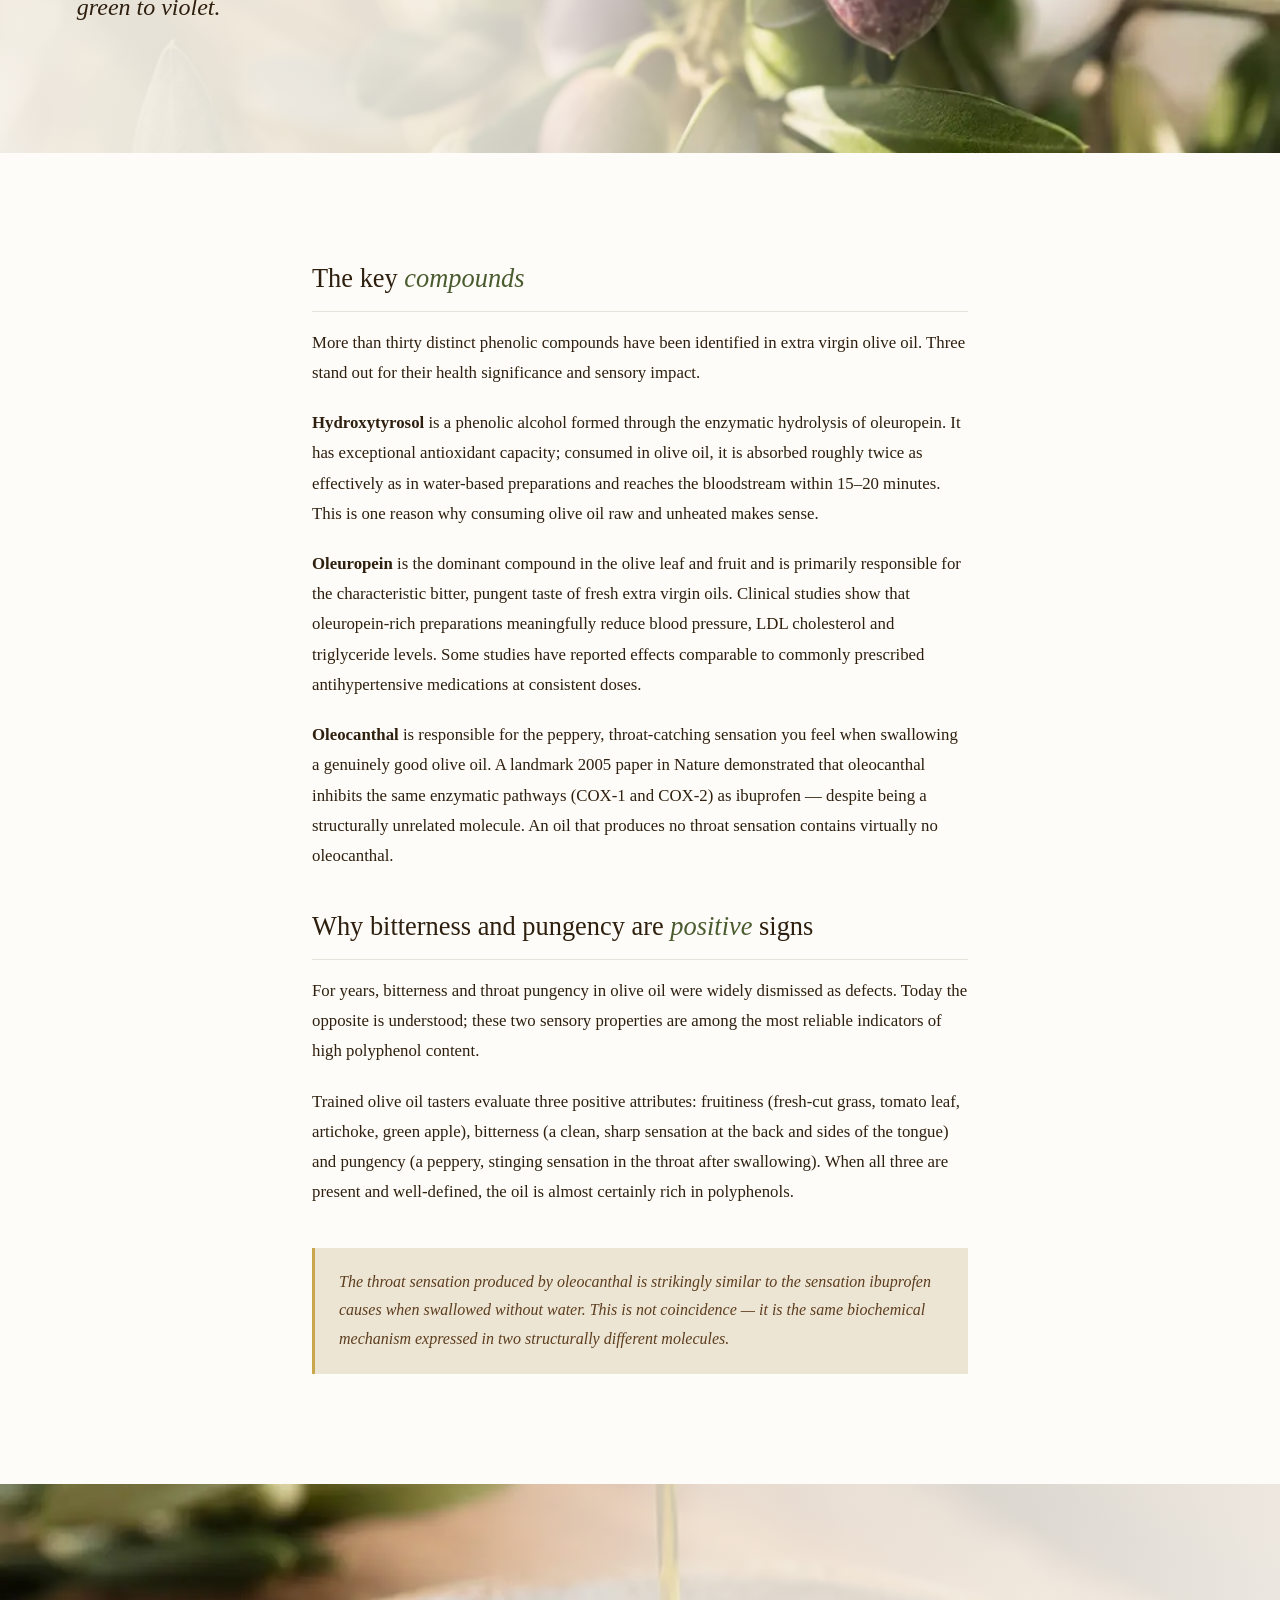
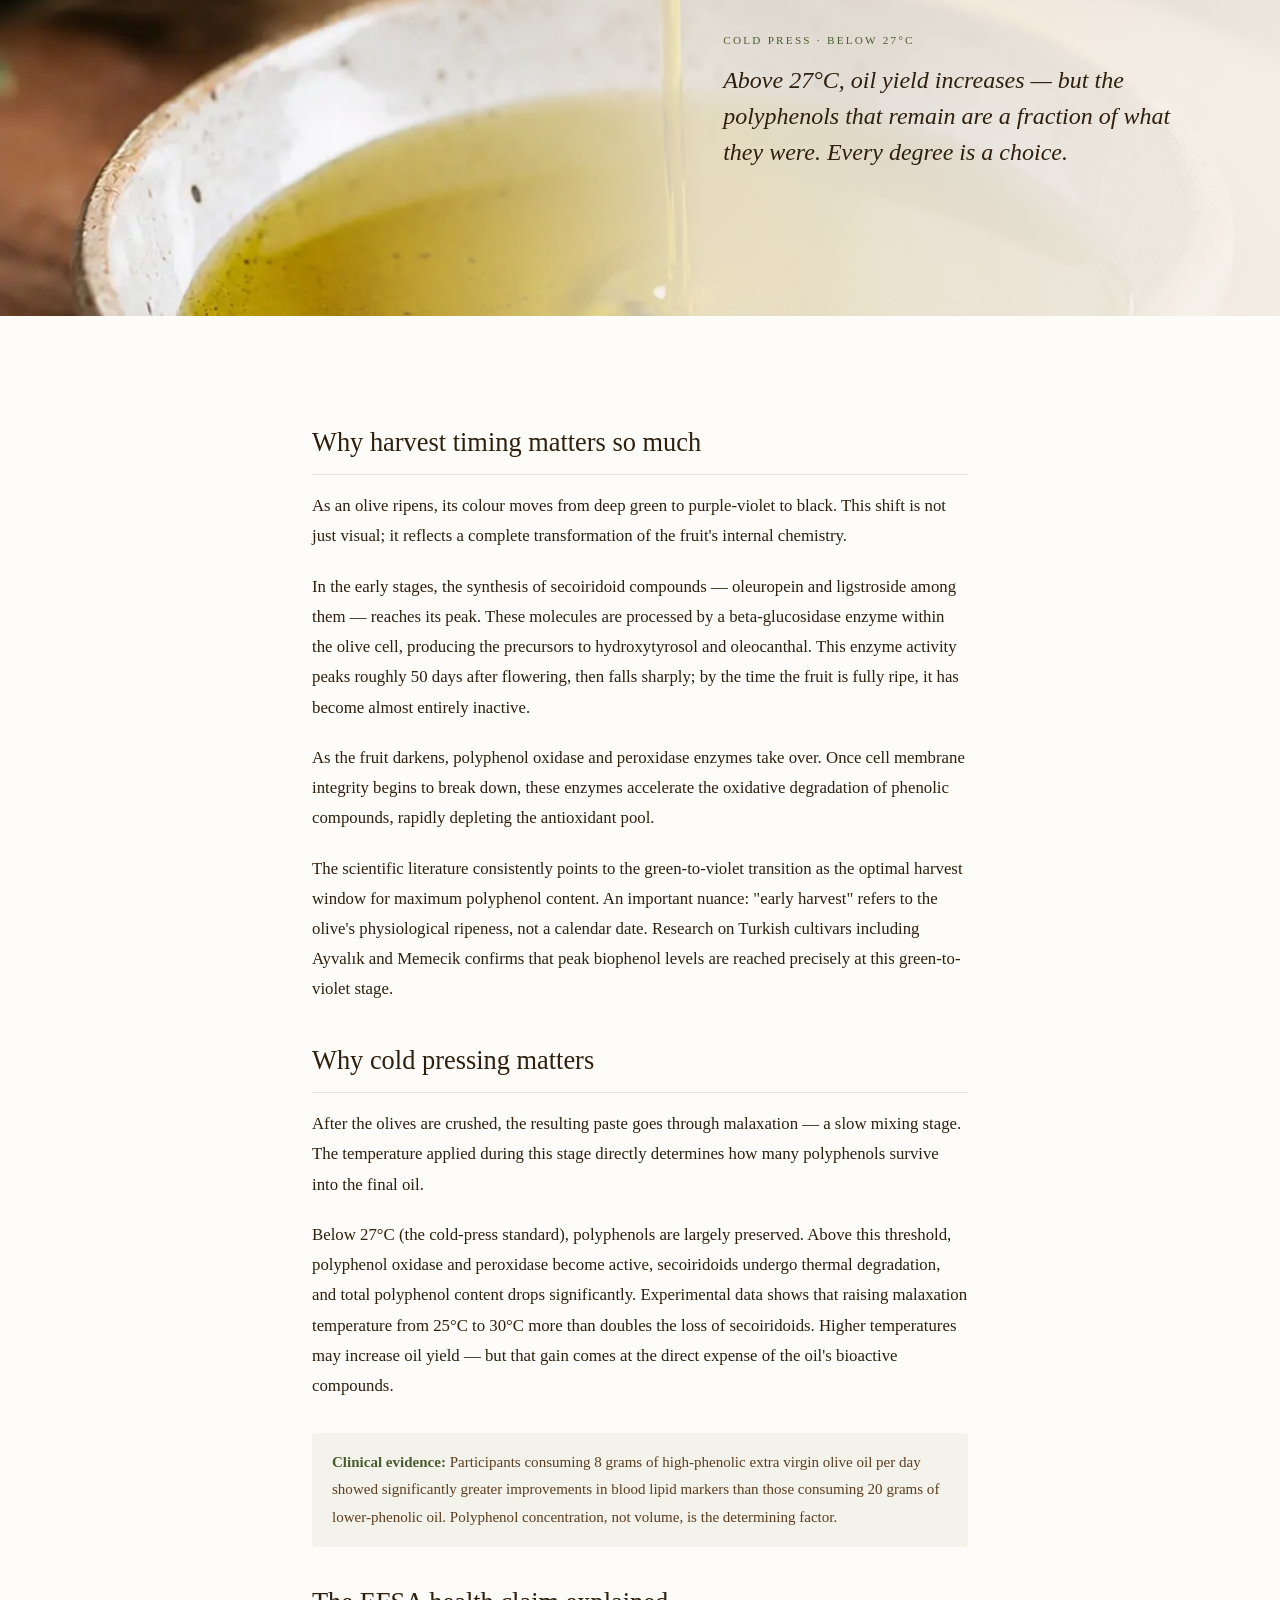
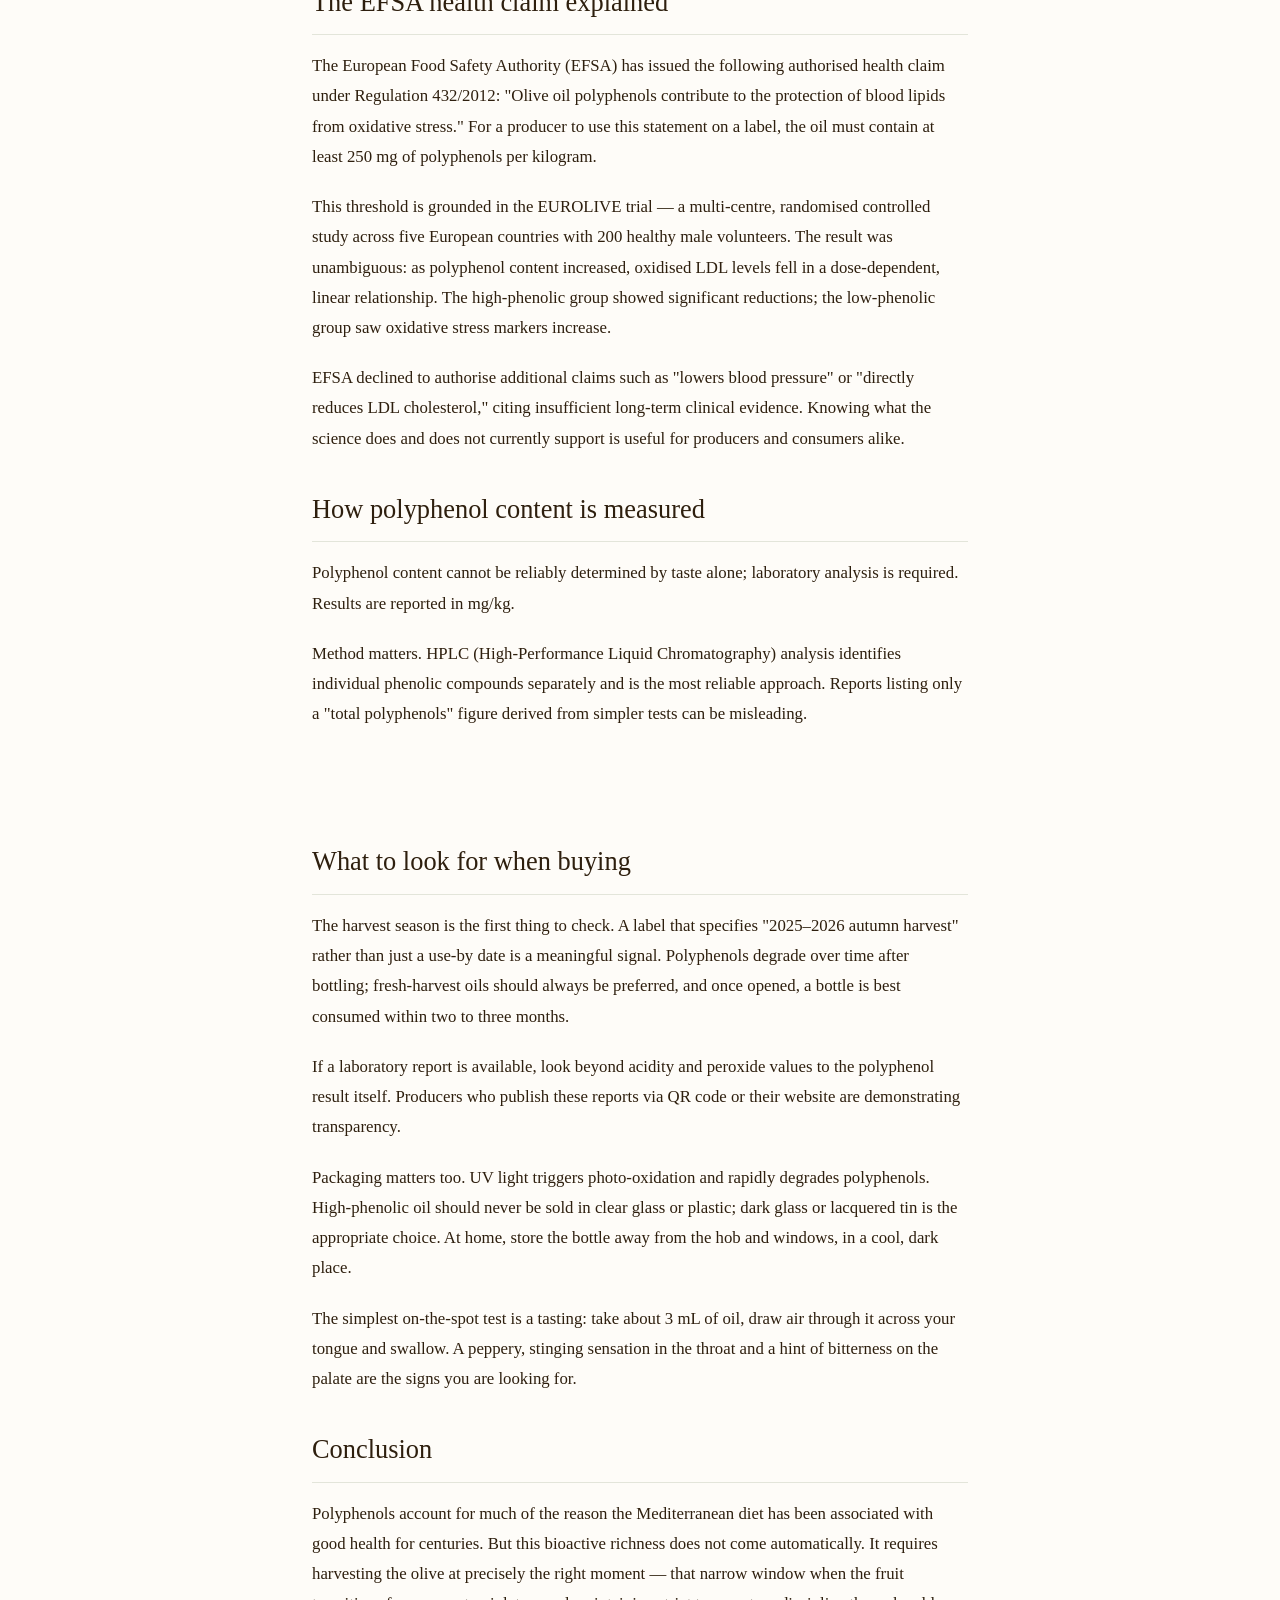
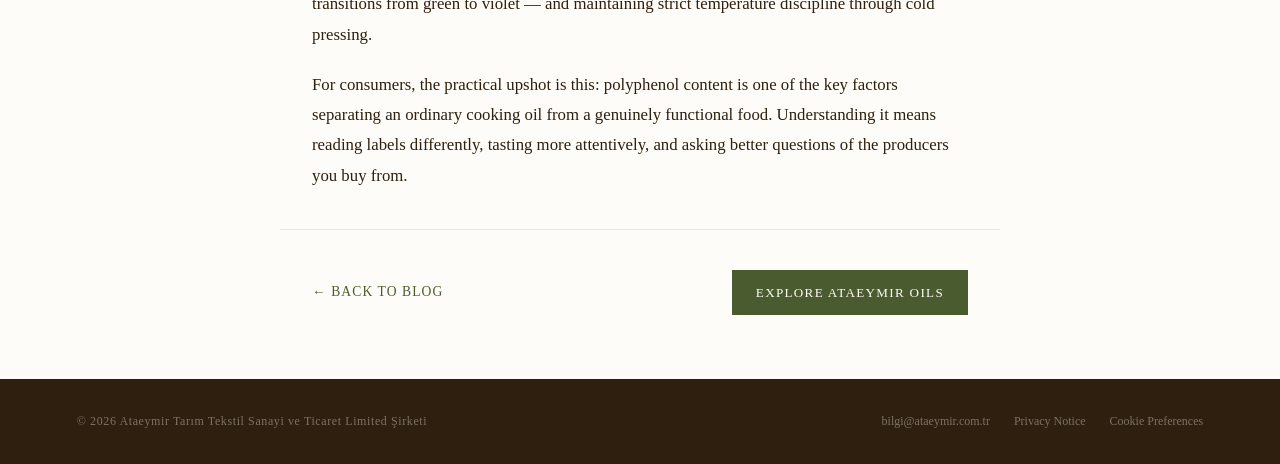
<file: blog/polyphenols-in-olive-oil.html>
<!DOCTYPE html>
<html lang="en">
<head>
  <meta charset="UTF-8" />
  <meta name="viewport" content="width=device-width, initial-scale=1.0" />
  <title>What Are Polyphenols in Olive Oil? | Ataeymir</title>
  <meta name="description" content="Why polyphenols matter more than acidity alone. Hydroxytyrosol, oleuropein, oleocanthal, the EFSA health claim, and how to recognise genuinely high-phenolic olive oil." />
  <link rel="canonical" href="https://www.ataeymir.com.tr/blog/polyphenols-in-olive-oil.html" />
  <link rel="alternate" hreflang="en" href="https://www.ataeymir.com.tr/blog/polyphenols-in-olive-oil.html" />
  <link rel="alternate" hreflang="tr" href="https://www.ataeymir.com.tr/blog/zeytinyaginda-polifenol-nedir.html" />
  <script type="application/ld+json">{"@context":"https://schema.org","@type":"Article","headline":"What Are Polyphenols in Olive Oil?","author":{"@type":"Organization","name":"Ataeymir"},"publisher":{"@type":"Organization","name":"Ataeymir","url":"https://www.ataeymir.com.tr"},"datePublished":"2026-06-01","url":"https://www.ataeymir.com.tr/blog/polyphenols-in-olive-oil.html","inLanguage":"en"}</script>
  <script async src="https://www.googletagmanager.com/gtag/js?id=G-QYYB0YGPQY"></script>
  <script>window.dataLayer=window.dataLayer||[];function gtag(){dataLayer.push(arguments);}gtag('consent','default',{'analytics_storage':'denied'});gtag('js',new Date());gtag('config','G-QYYB0YGPQY');if(localStorage.getItem('cookieConsent')==='accepted'){gtag('consent','update',{'analytics_storage':'granted'});}</script>
  <style>
    :root { --olive:#4a5c2f;--olive-mid:#6b7d45;--olive-light:#5a7038;--gold:#c9a84c;--gold-light:#e2c47a;--cream:#f5f0e8;--cream-dark:#ede5d4;--brown:#2e1f0e;--brown-mid:#5c3d1e;--white:#fefcf8; }
    *,*::before,*::after{box-sizing:border-box;margin:0;padding:0;}
    html{font-size:16px;scroll-behavior:smooth;}
    body{font-family:Georgia,'Times New Roman',serif;background:var(--white);color:var(--brown);line-height:1.8;overflow-x:hidden;padding-top:80px;}
    .article-hero{background-color:var(--cream-dark);background-image:url('blog-polyphenol-3.webp');background-size:cover;background-position:center 15%;height:520px;padding:80px clamp(1.5rem,8vw,14rem) 3rem;position:relative;display:flex;flex-direction:column;justify-content:flex-start;overflow:hidden;}
    .article-hero::before{content:'';position:absolute;inset:0;background:linear-gradient(to right,rgba(237,229,212,0.98) 0%,rgba(237,229,212,0.93) 38%,rgba(237,229,212,0.55) 62%,rgba(237,229,212,0.0) 100%);z-index:0;}
    .article-hero>*{position:relative;z-index:1;}
    .article-meta{font-size:0.75rem;letter-spacing:0.15em;text-transform:uppercase;color:var(--olive-mid);margin-bottom:1.25rem;}
    .article-meta a{color:var(--olive-mid);text-decoration:none;} .article-meta a:hover{color:var(--olive);}
    .article-title{font-size:clamp(2rem,4vw,3.4rem);font-weight:300;line-height:1.15;color:var(--brown);margin-bottom:1.5rem;max-width:800px;}
    .article-title em{font-style:italic;color:var(--olive);}
    .article-lead{font-size:clamp(1.05rem,1.8vw,1.2rem);color:var(--brown-mid);max-width:680px;line-height:1.75;font-style:italic;margin-bottom:1rem;}
    .lang-notice{font-size:0.78rem;color:var(--olive-mid);}
    .lang-notice a{color:var(--olive);text-decoration:none;} .lang-notice a:hover{text-decoration:underline;}
    .article-body{max-width:720px;margin:0 auto;padding:clamp(1.75rem,3vw,2.75rem) clamp(1.5rem,5vw,2rem);}
    .article-body h2{font-size:clamp(1.3rem,2.2vw,1.65rem);font-weight:300;color:var(--brown);margin:2rem 0 1rem;padding-bottom:0.5rem;border-bottom:1px solid rgba(74,92,47,0.15);}
    .article-body h2 em{font-style:italic;color:var(--olive);}
    .article-body p{margin-bottom:1.25rem;font-size:1.05rem;}
    .article-body p:last-child{margin-bottom:0;}
    .article-body strong{font-weight:600;color:var(--brown);}
    .highlight-box{background:var(--cream-dark);border-left:3px solid var(--gold);padding:1.25rem 1.5rem;margin:2.5rem 0;font-style:italic;color:var(--brown-mid);font-size:1rem;}
    .data-note{background:rgba(74,92,47,0.06);border-radius:4px;padding:1rem 1.25rem;margin:2rem 0;font-size:0.94rem;color:var(--brown-mid);}
    .data-note strong{color:var(--olive);}
    .photo-break{width:100vw;position:relative;left:50%;transform:translateX(-50%);background-size:cover;background-position:center;min-height:48vh;display:flex;align-items:center;margin:2rem 0;}
    .photo-break::before{content:'';position:absolute;inset:0;}
    .photo-break-1::before{background:linear-gradient(to right,rgba(245,240,232,0.96) 0%,rgba(245,240,232,0.82) 45%,rgba(245,240,232,0.0) 75%);}
    .photo-break-2::before{background:linear-gradient(to left,rgba(245,240,232,0.96) 0%,rgba(245,240,232,0.82) 45%,rgba(245,240,232,0.0) 75%);}
    .photo-break-3::before{display:none;}
    .photo-break-inner{position:relative;z-index:1;padding:3rem 6vw;width:100%;display:flex;}
    .photo-break-1 .photo-break-inner{justify-content:flex-start;}
    .photo-break-2 .photo-break-inner{justify-content:flex-end;}
    .photo-break-3 .photo-break-inner{justify-content:center;}
    .photo-break-text{max-width:480px;}
    .photo-break-3 .photo-break-text{text-align:center;max-width:600px;background:rgba(245,240,232,0.90);padding:2.25rem 3rem;backdrop-filter:blur(3px);}
    .photo-break-label{font-size:0.7rem;letter-spacing:0.2em;text-transform:uppercase;color:var(--olive);margin-bottom:0.75rem;display:block;}
    .photo-break-quote{font-size:clamp(1.1rem,2vw,1.5rem);font-style:italic;font-weight:300;color:var(--brown);line-height:1.5;}
    .article-footer{max-width:720px;margin:0 auto;padding:2.5rem clamp(1.5rem,5vw,2rem) 4rem;border-top:1px solid rgba(74,92,47,0.12);display:flex;align-items:center;justify-content:space-between;flex-wrap:wrap;gap:1rem;}
    .back-link{color:var(--olive);text-decoration:none;font-size:0.85rem;letter-spacing:0.08em;text-transform:uppercase;}
    .back-link:hover{color:var(--brown);}
    .btn-product{display:inline-block;background:var(--olive);color:var(--white);padding:0.65rem 1.5rem;font-family:Georgia,serif;font-size:0.82rem;letter-spacing:0.1em;text-transform:uppercase;text-decoration:none;transition:background 0.2s;}
    .btn-product:hover{background:var(--brown);}
    footer{background:#2e1f0e;padding:2rem clamp(2rem,6vw,6rem);display:flex;align-items:center;justify-content:space-between;flex-wrap:wrap;gap:1rem;}
    footer p{font-size:0.75rem;color:rgba(245,240,232,0.4);letter-spacing:0.05em;}
    footer a{color:rgba(245,240,232,0.4);text-decoration:none;font-size:0.75rem;transition:color 0.3s;}
    footer a:hover{color:#e2c47a;}
    @media(max-width:900px){
      .photo-break{min-height:40vh;}
      .photo-break-1::before,.photo-break-2::before{background:rgba(245,240,232,0.92);}
      .photo-break-1 .photo-break-inner,.photo-break-2 .photo-break-inner{justify-content:center;}
      .photo-break-text{max-width:90%;text-align:center;}
    }
  
    /* === ATAEYMIR NAV === */
    nav{position:fixed;top:0;left:0;right:0;z-index:300;display:flex;align-items:center;justify-content:space-between;padding:19px 3.5vw;background:rgba(254,252,248,0.92);backdrop-filter:blur(12px);border-bottom:1px solid rgba(74,92,47,0.12);line-height:1;}
    .nav-logo img{height:52px;}
    .nav-links{display:flex;gap:29px;list-style:none;}
    .nav-links a{text-decoration:none;color:#2e1f0e;font-size:12.5px;letter-spacing:0.15em;text-transform:uppercase;font-weight:400;position:relative;transition:color 0.3s;line-height:1;}
    .nav-links a::after{content:'';position:absolute;bottom:-3px;left:0;width:0;height:1px;background:#c9a84c;transition:width 0.3s;}
    .nav-links a:hover,.nav-links a.active{color:#4a5c2f;}
    .nav-links a:hover::after,.nav-links a.active::after{width:100%;}
    .nav-cta{background:#4a5c2f;color:#f5f0e8!important;padding:9px 22px;border-radius:2px;}
    .nav-cta:hover{background:#5a7038;}
    .nav-cta::after,.nav-lang::after{display:none!important;}
    .nav-lang{border:1px solid #4a5c2f!important;color:#4a5c2f!important;padding:5px 13px!important;border-radius:2px;font-size:11.5px!important;letter-spacing:0.15em;}
    .nav-lang:hover{background:#4a5c2f!important;color:#f5f0e8!important;}
    .hamburger{display:none;flex-direction:column;gap:5px;cursor:pointer;background:none;border:none;padding:4px;}
    .hamburger span{display:block;width:24px;height:2px;background:#2e1f0e;transition:all 0.3s;}
    @media(max-width:900px){
      .nav-links{display:none;}
      .hamburger{display:flex;z-index:301;position:relative;}
      .nav-links.open{display:flex!important;flex-direction:column;position:fixed;top:0;left:0;width:100vw;height:100vh;background:#fefcf8;align-items:center;justify-content:center;gap:28px;z-index:300;overflow-y:auto;padding:48px 0;}
      .nav-links.open a{font-size:16px;}
      body.menu-open{overflow:hidden;position:fixed;width:100%;}
    }

    #cookie-banner { position:fixed; bottom:0; left:0; right:0; background:#2e1f0e; color:rgba(245,240,232,0.85); padding:1.1rem clamp(1.5rem,6vw,5rem); display:flex; align-items:center; justify-content:space-between; gap:1.5rem; flex-wrap:wrap; z-index:9999; font-size:0.8rem; line-height:1.6; box-shadow:0 -2px 16px rgba(0,0,0,0.18); }
    #cookie-banner p { margin:0; flex:1; min-width:200px; }
    #cookie-banner a { color:#e2c47a; text-decoration:none; }
    .cookie-btns { display:flex; gap:0.75rem; flex-shrink:0; }
    .cookie-accept { background:#4a5c2f; color:#fefcf8; border:none; padding:0.5rem 1.25rem; font-family:Georgia,serif; font-size:0.78rem; cursor:pointer; border-radius:2px; }
    .cookie-decline { background:transparent; color:rgba(245,240,232,0.55); border:1px solid rgba(245,240,232,0.2); padding:0.5rem 1.25rem; font-family:Georgia,serif; font-size:0.78rem; cursor:pointer; border-radius:2px; }
    .footer-links { display:flex; gap:1.5rem; align-items:center; flex-wrap:wrap; }
  </style>
</head>
<body>
  <nav>
    <a class="nav-logo" href="/en.html"><img src="../assets/logo.png" alt="Ataeymir Logo" /></a>
    <ul class="nav-links" id="navLinks">
      <li><a href="/en.html#about">About</a></li>
      <li><a href="/en.html#products">Products</a></li>
      <li><a href="/en.html#process">Process</a></li>
      <li><a href="/en.html#science">Quality Assurance</a></li>
      <li><a href="/blog/en.html" class="active">Blog</a></li>
      <li><a href="/en.html#faq">FAQ</a></li>
      <li><a href="/en.html#contact" class="nav-cta">Contact</a></li>
      <li><a href="/blog/zeytinyaginda-polifenol-nedir.html" class="nav-lang">TR</a></li>
    </ul>
    <button class="hamburger" id="menuBtn" aria-label="Menu">
      <span></span><span></span><span></span>
    </button>
  </nav>

  <div class="article-hero">
    <p class="article-meta"><a href="/blog/en.html">Blog</a> &nbsp;·&nbsp; 1 June 2026 &nbsp;·&nbsp; Ataeymir</p>
    <h1 class="article-title">What are <em>polyphenols</em> in olive oil?</h1>
    <p class="article-lead">Judging olive oil by its acidity alone means missing most of the picture. What really sets oils apart is harvest timing, pressing temperature, and a handful of remarkably active molecules.</p>
    <p class="lang-notice">Türkçe okumak için <a href="/blog/zeytinyaginda-polifenol-nedir.html">buraya tıklayın →</a></p>
  </div>

  <article class="article-body">
    <h2>Acidity is only part of the story</h2>
    <p>When most people pick up a bottle of olive oil, the first thing they check is the acidity level. A reading of 0.3% or 0.5% signals quality — and that instinct isn't wrong. But it is incomplete.</p>
    <p>Modern food science measures the health value of olive oil not just through its fatty acid profile but through its bioactive compounds. Chief among these are polyphenols. The growing conversation around "high-phenolic olive oil," the price premiums it commands, and the authorised health claim it carries in Europe are all grounded in solid scientific evidence.</p>

    <h2>What are polyphenols?</h2>
    <p>Polyphenols are natural defence molecules that plants produce to protect themselves against UV radiation, pests and environmental stress. The olive tree produces them in abundance; concentrations are highest in the fruit before full ripeness and in the leaves.</p>
    <p>Once they enter the human body through olive oil, they continue acting as antioxidants — neutralising free radicals that damage cells, moderating inflammation, and regulating certain metabolic pathways.</p>
  </article>

  <div class="photo-break photo-break-1" style="background-image: url('blog-polyphenol-1.webp')">
    <div class="photo-break-inner">
      <div class="photo-break-text">
        <span class="photo-break-label">Ataeymir · Karacasu</span>
        <p class="photo-break-quote">The olive tree concentrates its most potent defence molecules in the fruit before it fully ripens. That narrow window — from yellow to green to violet.</p>
      </div>
    </div>
  </div>

  <article class="article-body">
    <h2>The key <em>compounds</em></h2>
    <p>More than thirty distinct phenolic compounds have been identified in extra virgin olive oil. Three stand out for their health significance and sensory impact.</p>
    <p><strong>Hydroxytyrosol</strong> is a phenolic alcohol formed through the enzymatic hydrolysis of oleuropein. It has exceptional antioxidant capacity; consumed in olive oil, it is absorbed roughly twice as effectively as in water-based preparations and reaches the bloodstream within 15–20 minutes. This is one reason why consuming olive oil raw and unheated makes sense.</p>
    <p><strong>Oleuropein</strong> is the dominant compound in the olive leaf and fruit and is primarily responsible for the characteristic bitter, pungent taste of fresh extra virgin oils. Clinical studies show that oleuropein-rich preparations meaningfully reduce blood pressure, LDL cholesterol and triglyceride levels. Some studies have reported effects comparable to commonly prescribed antihypertensive medications at consistent doses.</p>
    <p><strong>Oleocanthal</strong> is responsible for the peppery, throat-catching sensation you feel when swallowing a genuinely good olive oil. A landmark 2005 paper in Nature demonstrated that oleocanthal inhibits the same enzymatic pathways (COX-1 and COX-2) as ibuprofen — despite being a structurally unrelated molecule. An oil that produces no throat sensation contains virtually no oleocanthal.</p>

    <h2>Why bitterness and pungency are <em>positive</em> signs</h2>
    <p>For years, bitterness and throat pungency in olive oil were widely dismissed as defects. Today the opposite is understood; these two sensory properties are among the most reliable indicators of high polyphenol content.</p>
    <p>Trained olive oil tasters evaluate three positive attributes: fruitiness (fresh-cut grass, tomato leaf, artichoke, green apple), bitterness (a clean, sharp sensation at the back and sides of the tongue) and pungency (a peppery, stinging sensation in the throat after swallowing). When all three are present and well-defined, the oil is almost certainly rich in polyphenols.</p>
    <div class="highlight-box">The throat sensation produced by oleocanthal is strikingly similar to the sensation ibuprofen causes when swallowed without water. This is not coincidence — it is the same biochemical mechanism expressed in two structurally different molecules.</div>
  </article>

  <div class="photo-break photo-break-2" style="background-image: url('blog-polyphenol-2.webp')">
    <div class="photo-break-inner">
      <div class="photo-break-text">
        <span class="photo-break-label">Cold Press · Below 27°C</span>
        <p class="photo-break-quote">Above 27°C, oil yield increases — but the polyphenols that remain are a fraction of what they were. Every degree is a choice.</p>
      </div>
    </div>
  </div>

  <article class="article-body">
    <h2>Why harvest timing matters so much</h2>
    <p>As an olive ripens, its colour moves from deep green to purple-violet to black. This shift is not just visual; it reflects a complete transformation of the fruit's internal chemistry.</p>
    <p>In the early stages, the synthesis of secoiridoid compounds — oleuropein and ligstroside among them — reaches its peak. These molecules are processed by a beta-glucosidase enzyme within the olive cell, producing the precursors to hydroxytyrosol and oleocanthal. This enzyme activity peaks roughly 50 days after flowering, then falls sharply; by the time the fruit is fully ripe, it has become almost entirely inactive.</p>
    <p>As the fruit darkens, polyphenol oxidase and peroxidase enzymes take over. Once cell membrane integrity begins to break down, these enzymes accelerate the oxidative degradation of phenolic compounds, rapidly depleting the antioxidant pool.</p>
    <p>The scientific literature consistently points to the green-to-violet transition as the optimal harvest window for maximum polyphenol content. An important nuance: "early harvest" refers to the olive's physiological ripeness, not a calendar date. Research on Turkish cultivars including Ayvalık and Memecik confirms that peak biophenol levels are reached precisely at this green-to-violet stage.</p>

    <h2>Why cold pressing matters</h2>
    <p>After the olives are crushed, the resulting paste goes through malaxation — a slow mixing stage. The temperature applied during this stage directly determines how many polyphenols survive into the final oil.</p>
    <p>Below 27°C (the cold-press standard), polyphenols are largely preserved. Above this threshold, polyphenol oxidase and peroxidase become active, secoiridoids undergo thermal degradation, and total polyphenol content drops significantly. Experimental data shows that raising malaxation temperature from 25°C to 30°C more than doubles the loss of secoiridoids. Higher temperatures may increase oil yield — but that gain comes at the direct expense of the oil's bioactive compounds.</p>
    <div class="data-note"><strong>Clinical evidence:</strong> Participants consuming 8 grams of high-phenolic extra virgin olive oil per day showed significantly greater improvements in blood lipid markers than those consuming 20 grams of lower-phenolic oil. Polyphenol concentration, not volume, is the determining factor.</div>

    <h2>The EFSA health claim explained</h2>
    <p>The European Food Safety Authority (EFSA) has issued the following authorised health claim under Regulation 432/2012: "Olive oil polyphenols contribute to the protection of blood lipids from oxidative stress." For a producer to use this statement on a label, the oil must contain at least 250 mg of polyphenols per kilogram.</p>
    <p>This threshold is grounded in the EUROLIVE trial — a multi-centre, randomised controlled study across five European countries with 200 healthy male volunteers. The result was unambiguous: as polyphenol content increased, oxidised LDL levels fell in a dose-dependent, linear relationship. The high-phenolic group showed significant reductions; the low-phenolic group saw oxidative stress markers increase.</p>
    <p>EFSA declined to authorise additional claims such as "lowers blood pressure" or "directly reduces LDL cholesterol," citing insufficient long-term clinical evidence. Knowing what the science does and does not currently support is useful for producers and consumers alike.</p>

    <h2>How polyphenol content is measured</h2>
    <p>Polyphenol content cannot be reliably determined by taste alone; laboratory analysis is required. Results are reported in mg/kg.</p>
    <p>Method matters. HPLC (High-Performance Liquid Chromatography) analysis identifies individual phenolic compounds separately and is the most reliable approach. Reports listing only a "total polyphenols" figure derived from simpler tests can be misleading.</p>
  </article>

  <article class="article-body">
    <h2>What to look for when buying</h2>
    <p>The harvest season is the first thing to check. A label that specifies "2025–2026 autumn harvest" rather than just a use-by date is a meaningful signal. Polyphenols degrade over time after bottling; fresh-harvest oils should always be preferred, and once opened, a bottle is best consumed within two to three months.</p>
    <p>If a laboratory report is available, look beyond acidity and peroxide values to the polyphenol result itself. Producers who publish these reports via QR code or their website are demonstrating transparency.</p>
    <p>Packaging matters too. UV light triggers photo-oxidation and rapidly degrades polyphenols. High-phenolic oil should never be sold in clear glass or plastic; dark glass or lacquered tin is the appropriate choice. At home, store the bottle away from the hob and windows, in a cool, dark place.</p>
    <p>The simplest on-the-spot test is a tasting: take about 3 mL of oil, draw air through it across your tongue and swallow. A peppery, stinging sensation in the throat and a hint of bitterness on the palate are the signs you are looking for.</p>

    <h2>Conclusion</h2>
    <p>Polyphenols account for much of the reason the Mediterranean diet has been associated with good health for centuries. But this bioactive richness does not come automatically. It requires harvesting the olive at precisely the right moment — that narrow window when the fruit transitions from green to violet — and maintaining strict temperature discipline through cold pressing.</p>
    <p>For consumers, the practical upshot is this: polyphenol content is one of the key factors separating an ordinary cooking oil from a genuinely functional food. Understanding it means reading labels differently, tasting more attentively, and asking better questions of the producers you buy from.</p>
  </article>

  <div class="article-footer">
    <a href="/blog/en.html" class="back-link">← Back to Blog</a>
    <a href="/en.html#products" class="btn-product">Explore Ataeymir Oils</a>
  </div>
    <footer>
    <p>© 2026 Ataeymir Tarım Tekstil Sanayi ve Ticaret Limited Şirketi</p>
    <div class="footer-links">
      <a href="mailto:bilgi@ataeymir.com.tr">bilgi@ataeymir.com.tr</a>
      <a href="/privacy.html">Privacy Notice</a>
      <a href="#" onclick="resetCookiePrefs();return false;">Cookie Preferences</a>
    </div>
  </footer>
<script>
(function(){
  var btn=document.getElementById('menuBtn');
  var links=document.getElementById('navLinks');
  if(!btn||!links)return;
  btn.addEventListener('click',function(){
    links.classList.toggle('open');
    var o=links.classList.contains('open');
    document.body.classList.toggle('menu-open',o);
    btn.innerHTML=o?'<span style="transform:rotate(45deg) translate(5px,5px)"></span><span style="opacity:0"></span><span style="transform:rotate(-45deg) translate(5px,-5px)"></span>':'<span></span><span></span><span></span>';
  });
  links.querySelectorAll('a').forEach(function(a){
    a.addEventListener('click',function(){
      links.classList.remove('open');
      document.body.classList.remove('menu-open');
      btn.innerHTML='<span></span><span></span><span></span>';
    });
  });
})();
</script>

  <div id="cookie-banner" style="display:none;">
    <p>This site uses Google Analytics cookies to analyse visit statistics. For details, please review our <a href="/privacy.html">Privacy Notice</a>.</p>
    <div class="cookie-btns">
      <button class="cookie-accept" id="cookieAccept">Accept</button>
      <button class="cookie-decline" id="cookieDecline">Decline</button>
    </div>
  </div>
  <script>(function(){var b=document.getElementById('cookie-banner');if(!localStorage.getItem('cookieConsent')){b.style.display='flex';}document.getElementById('cookieAccept').addEventListener('click',function(){localStorage.setItem('cookieConsent','accepted');gtag('consent','update',{'analytics_storage':'granted'});b.style.display='none';});document.getElementById('cookieDecline').addEventListener('click',function(){localStorage.setItem('cookieConsent','declined');b.style.display='none';});})();window.resetCookiePrefs=function(){localStorage.removeItem('cookieConsent');var b=document.getElementById('cookie-banner');if(b){b.style.display='flex';}};</script>
</body>
</html>
</file>
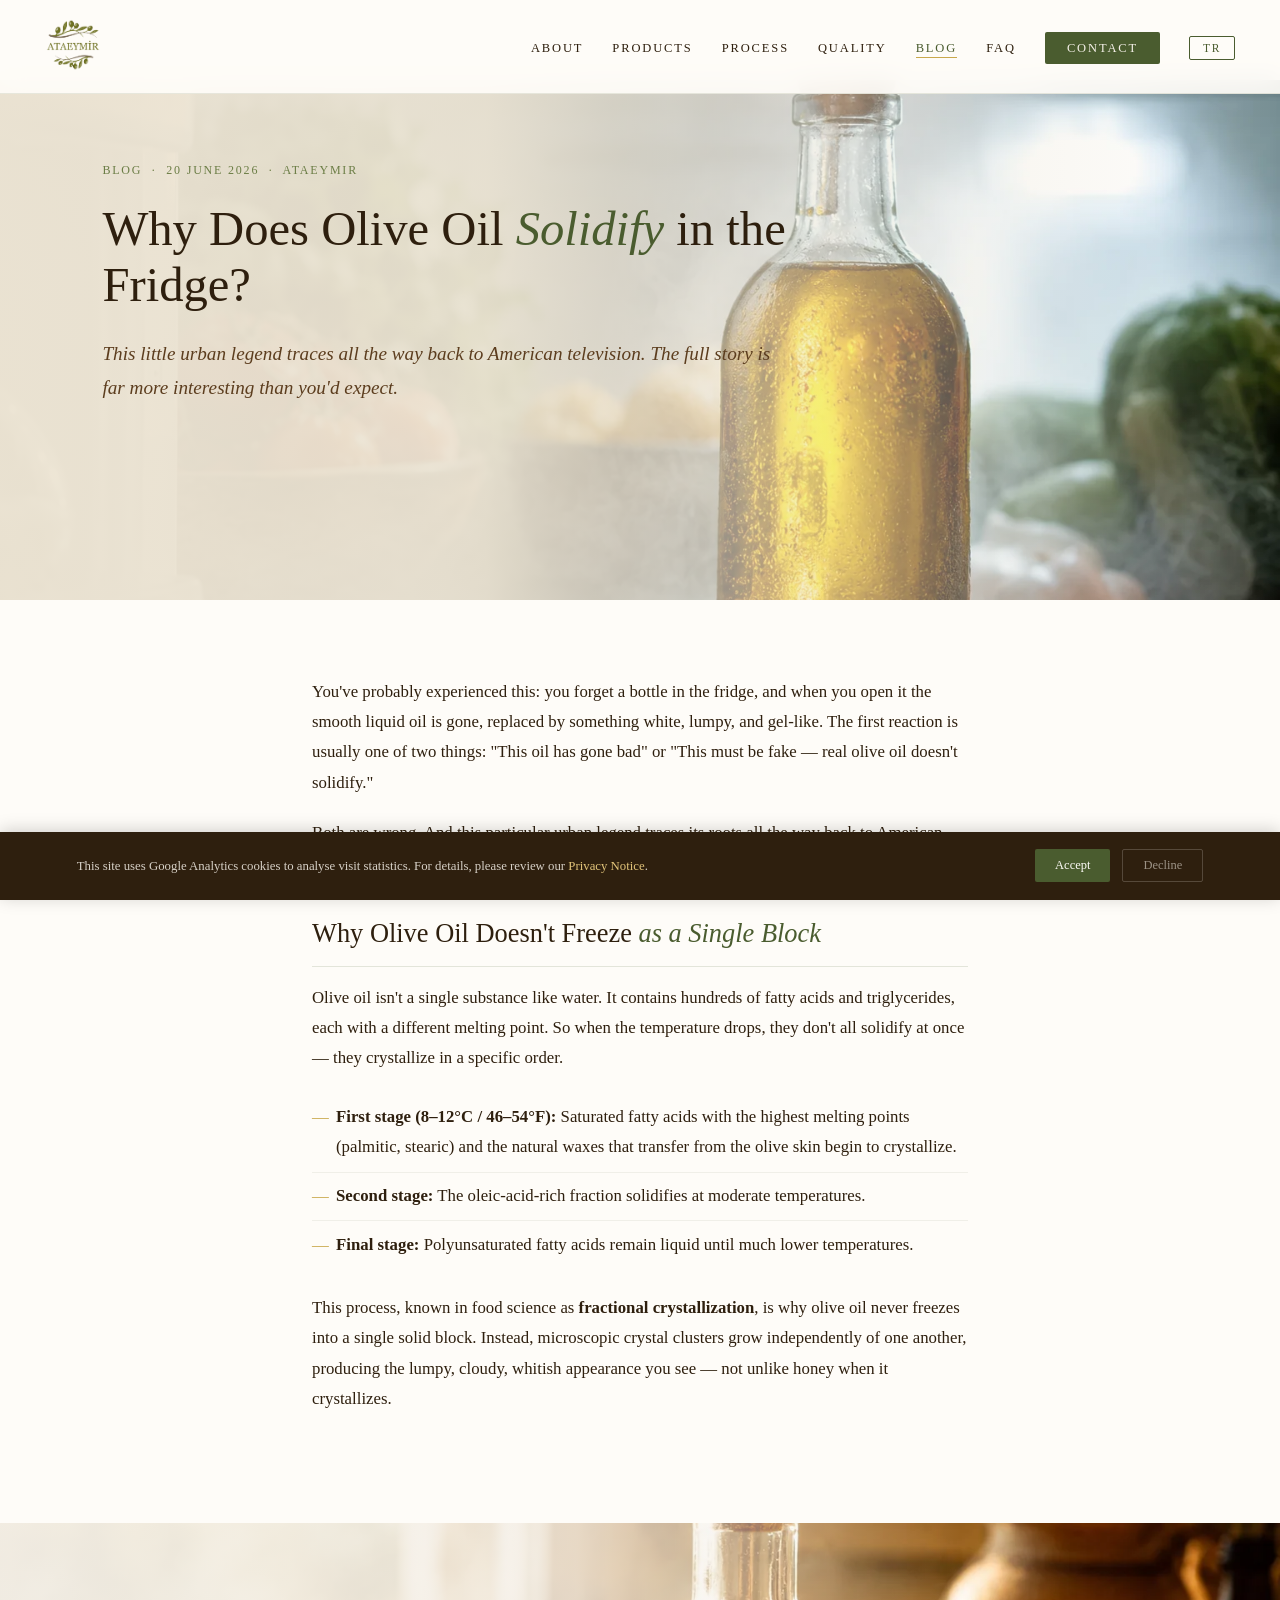
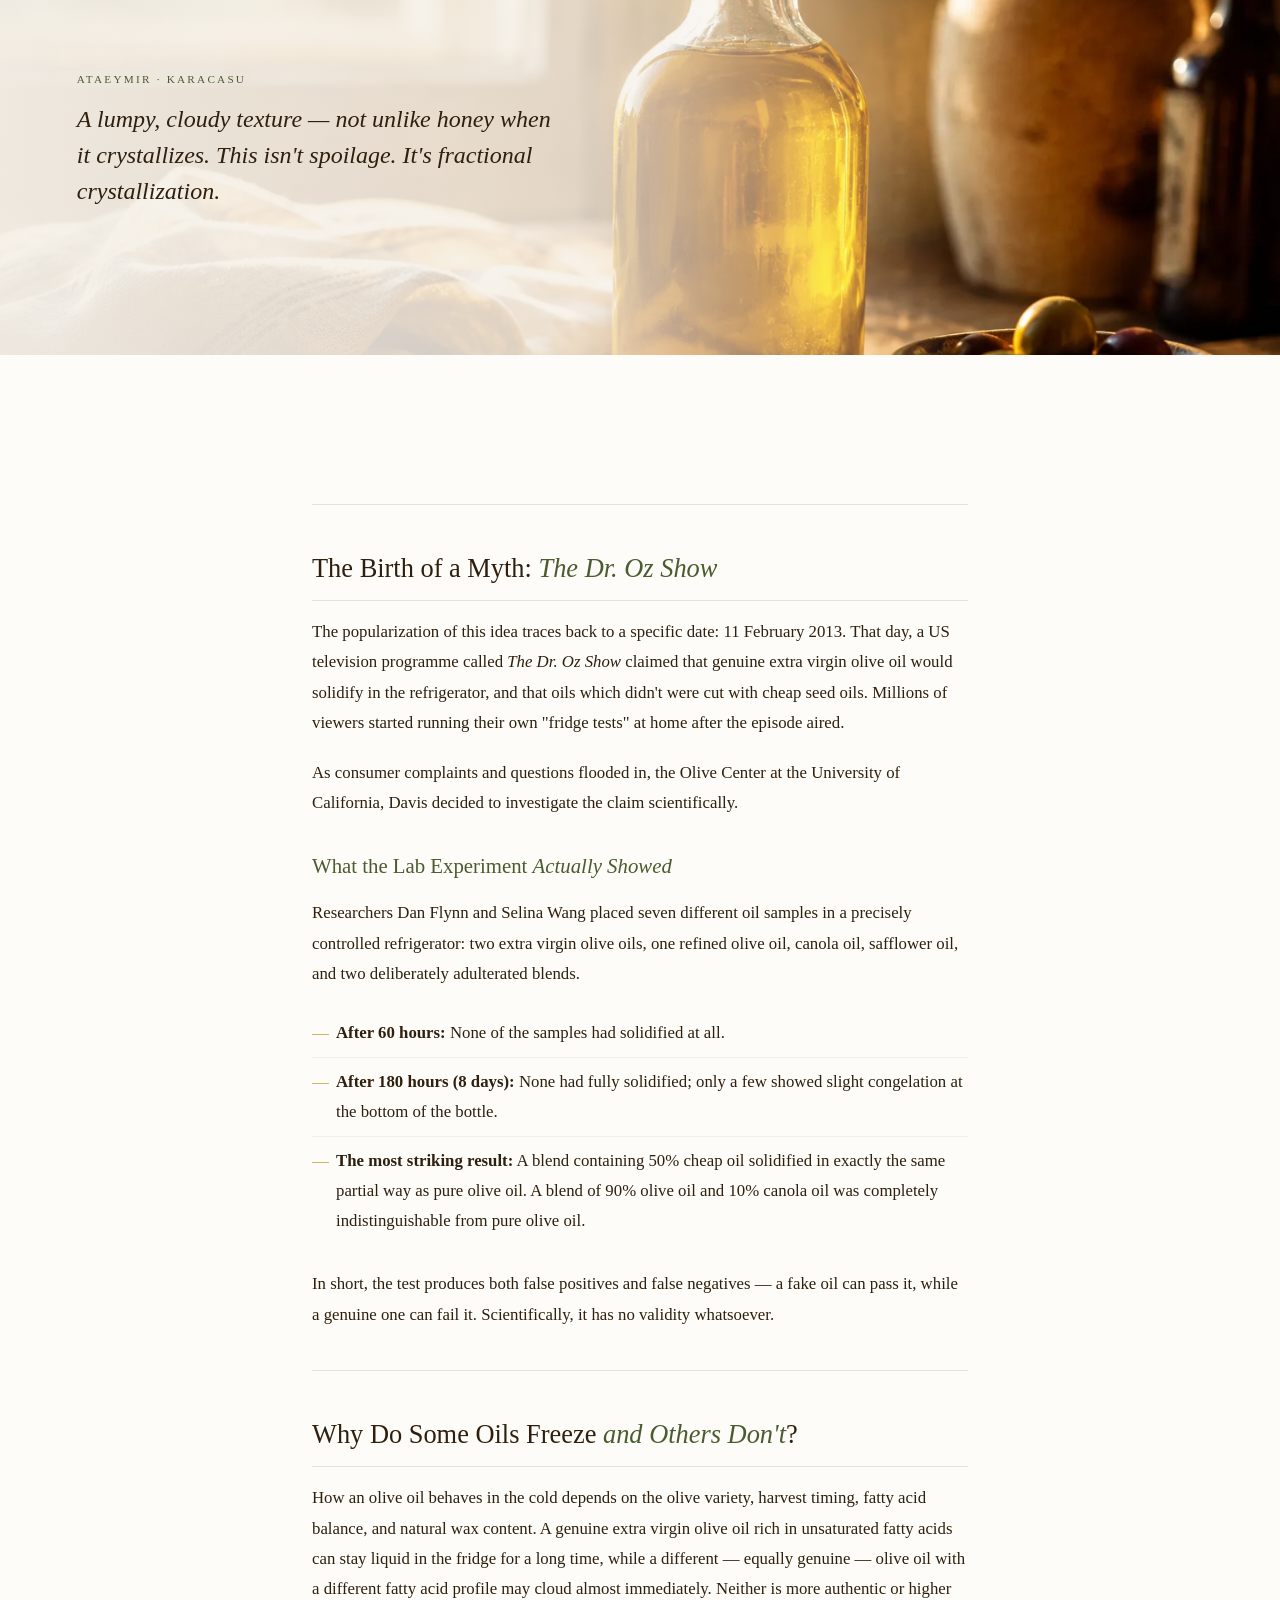
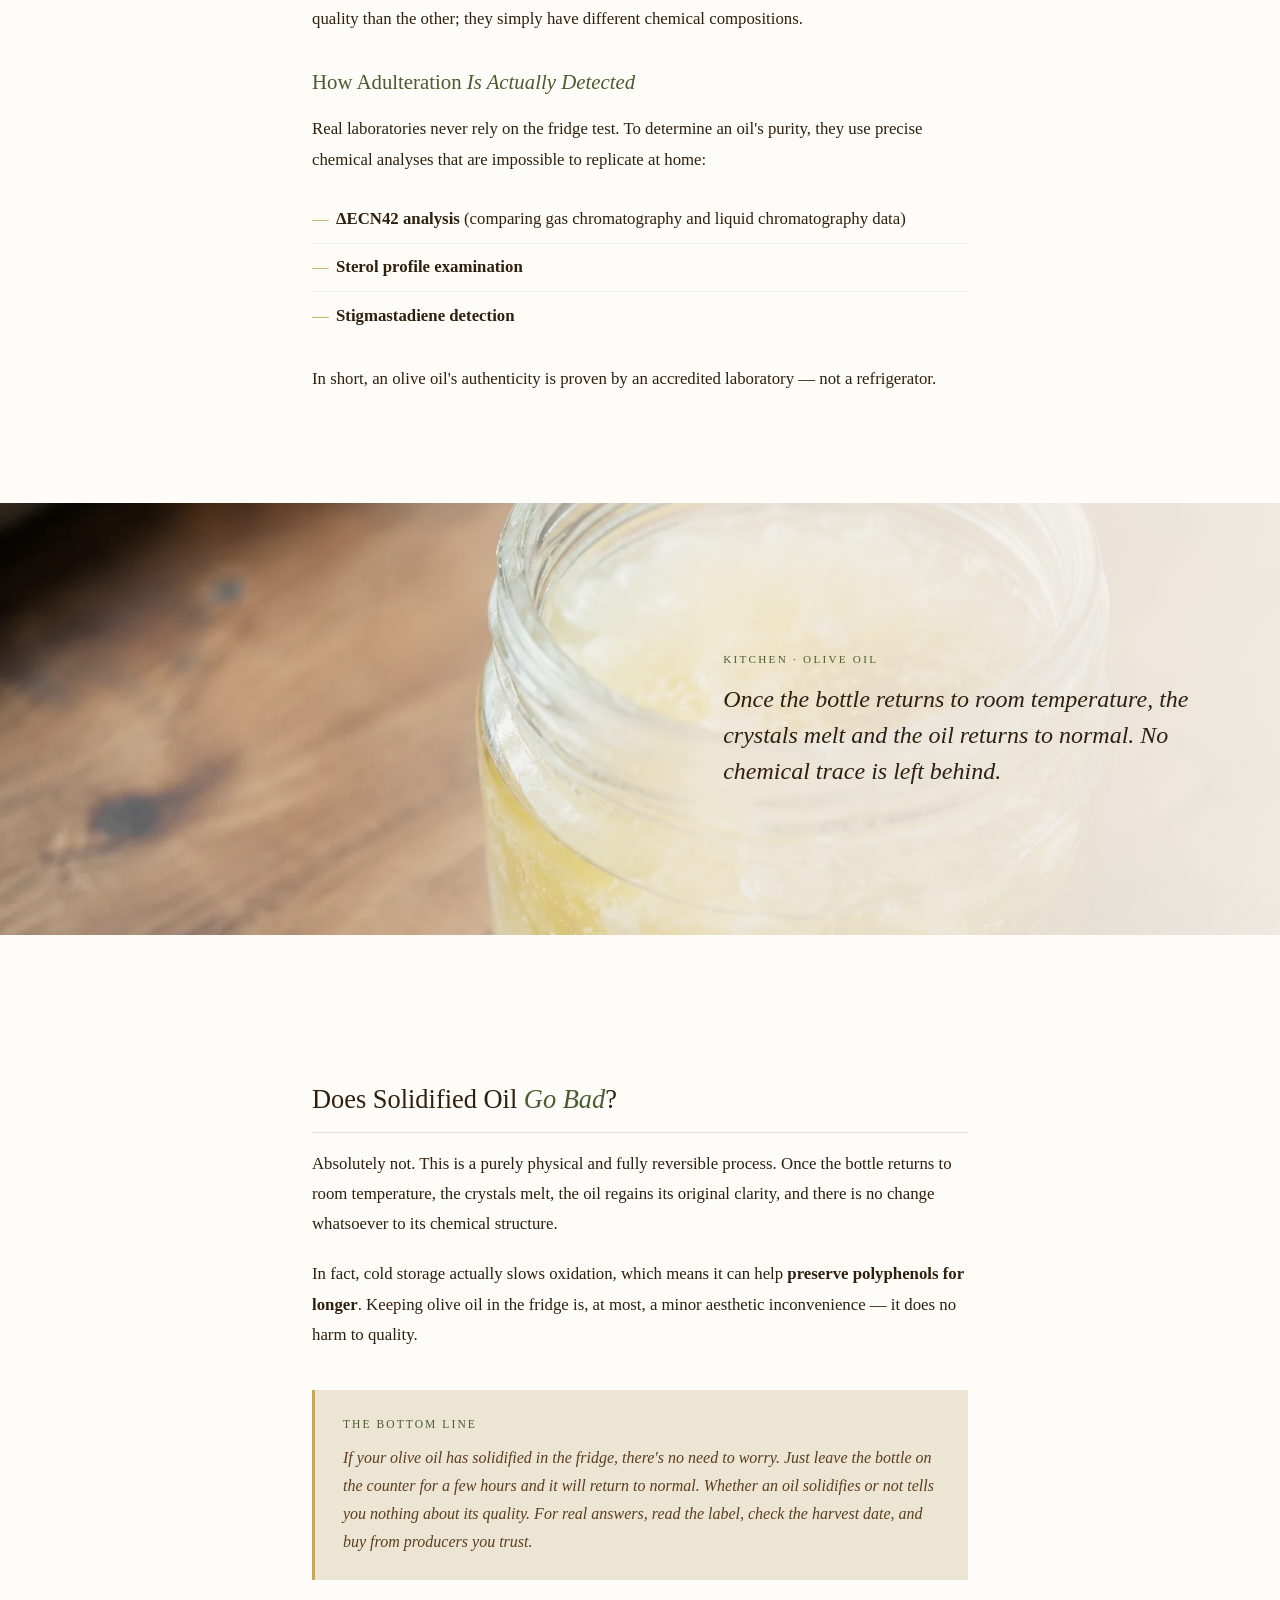
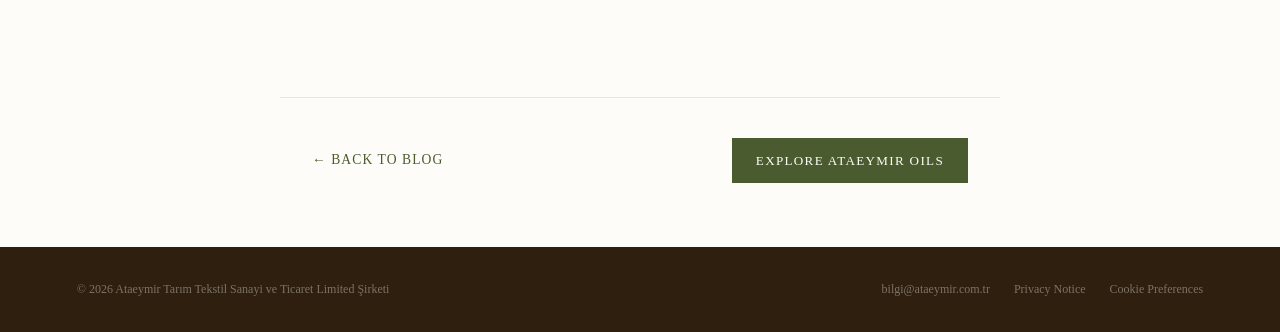
<file: blog/why-does-olive-oil-solidify-in-the-fridge.html>
<!DOCTYPE html>
<html lang="en">
<head>
  <meta charset="UTF-8" />
  <meta name="viewport" content="width=device-width, initial-scale=1.0" />
  <title>Why Does Olive Oil Solidify in the Fridge? | Ataeymir</title>
  <meta name="description" content="Does olive oil turning solid in the fridge mean it's fake? The science behind the myth, the Dr. Oz Show origin story, and the surprising UC Davis experiment." />
  <link rel="canonical" href="https://www.ataeymir.com.tr/blog/why-does-olive-oil-solidify-in-the-fridge.html" />
  <link rel="alternate" hreflang="en" href="https://www.ataeymir.com.tr/blog/why-does-olive-oil-solidify-in-the-fridge.html" />
  <link rel="alternate" hreflang="tr" href="https://www.ataeymir.com.tr/blog/zeytinyagi-neden-buzdolabinda-donar.html" />
  <link rel="icon" type="image/x-icon" href="../assets/favicon.ico" />
  <script type="application/ld+json">
  {
    "@context": "https://schema.org",
    "@type": "Article",
    "headline": "Why Does Olive Oil Solidify in the Fridge?",
    "description": "Does olive oil turning solid in the fridge mean it's fake? The science behind the myth, the Dr. Oz Show origin story, and the surprising UC Davis experiment.",
    "author": { "@type": "Organization", "name": "Ataeymir" },
    "publisher": { "@type": "Organization", "name": "Ataeymir", "url": "https://www.ataeymir.com.tr" },
    "datePublished": "2026-06-20",
    "url": "https://www.ataeymir.com.tr/blog/why-does-olive-oil-solidify-in-the-fridge.html",
    "inLanguage": "en"
  }
  </script>
  <script type="application/ld+json">
  {
    "@context": "https://schema.org",
    "@type": "BreadcrumbList",
    "itemListElement": [
      { "@type": "ListItem", "position": 1, "name": "Home", "item": "https://www.ataeymir.com.tr/en.html" },
      { "@type": "ListItem", "position": 2, "name": "Blog", "item": "https://www.ataeymir.com.tr/blog/en.html" },
      { "@type": "ListItem", "position": 3, "name": "Why Does Olive Oil Solidify in the Fridge?", "item": "https://www.ataeymir.com.tr/blog/why-does-olive-oil-solidify-in-the-fridge.html" }
    ]
  }
  </script>
  <!-- Google tag -->
  <script async src="https://www.googletagmanager.com/gtag/js?id=G-QYYB0YGPQY"></script>
  <script>window.dataLayer=window.dataLayer||[];function gtag(){dataLayer.push(arguments);}gtag('consent','default',{'analytics_storage':'denied'});gtag('js',new Date());gtag('config','G-QYYB0YGPQY');if(localStorage.getItem('cookieConsent')==='accepted'){gtag('consent','update',{'analytics_storage':'granted'});}</script>
  <style>
    :root {
      --olive: #4a5c2f; --olive-mid: #6b7d45; --olive-light: #5a7038;
      --gold: #c9a84c; --gold-light: #e2c47a;
      --cream: #f5f0e8; --cream-dark: #ede5d4;
      --brown: #2e1f0e; --brown-mid: #5c3d1e; --white: #fefcf8;
    }
    *, *::before, *::after { box-sizing: border-box; margin: 0; padding: 0; }
    html { font-size: 16px; scroll-behavior: smooth; }
    body { font-family: Georgia, 'Times New Roman', serif; background: var(--white); color: var(--brown); line-height: 1.8; overflow-x: hidden; padding-top: 80px; }

    .article-hero {
      background-color: var(--cream-dark);
      background-image: url('blog-donma-hero.webp');
      background-size: cover;
      background-position: center 35%;
      height: 520px;
      padding: 80px clamp(1.5rem, 8vw, 14rem) 3rem;
      position: relative;
      display: flex;
      flex-direction: column;
      justify-content: flex-start;
      overflow: hidden;
    }
    .article-hero::before {
      content: '';
      position: absolute;
      inset: 0;
      background: linear-gradient(to right, rgba(237,229,212,0.98) 0%, rgba(237,229,212,0.93) 38%, rgba(237,229,212,0.55) 62%, rgba(237,229,212,0.0) 100%);
      z-index: 0;
    }
    .article-hero > * { position: relative; z-index: 1; }
    .article-meta { font-size: 0.75rem; letter-spacing: 0.15em; text-transform: uppercase; color: var(--olive-mid); margin-bottom: 1.25rem; }
    .article-meta a { color: var(--olive-mid); text-decoration: none; }
    .article-meta a:hover { color: var(--olive); }
    .article-title { font-size: clamp(1.85rem, 3.8vw, 3.2rem); font-weight: 300; line-height: 1.15; color: var(--brown); margin-bottom: 1.5rem; max-width: 780px; }
    .article-title em { font-style: italic; color: var(--olive); }
    .article-lead { font-size: clamp(1.05rem, 1.8vw, 1.2rem); color: var(--brown-mid); max-width: 680px; line-height: 1.75; font-style: italic; margin-bottom: 1rem; }
    .lang-notice { font-size: 0.78rem; color: var(--olive-mid); }
    .lang-notice a { color: var(--olive); text-decoration: none; }
    .lang-notice a:hover { text-decoration: underline; }

    .article-body { max-width: 720px; margin: 0 auto; padding: clamp(3rem, 6vw, 5rem) clamp(1.5rem, 5vw, 2rem); }
    .article-body h2 { font-size: clamp(1.3rem, 2.2vw, 1.65rem); font-weight: 300; color: var(--brown); margin: 2rem 0 1rem; padding-bottom: 0.5rem; border-bottom: 1px solid rgba(74,92,47,0.15); }
    .article-body h3 { font-size: clamp(1.1rem, 1.8vw, 1.3rem); font-weight: 400; color: var(--olive); margin: 1.75rem 0 0.9rem; }
    .article-body h2 em { font-style: italic; color: var(--olive); }
    .article-body p { margin-bottom: 1.25rem; font-size: 1.05rem; }
    .article-body p:last-child { margin-bottom: 0; }
    .article-body strong { font-weight: 600; color: var(--brown); }
    .article-body ul { list-style: none; padding: 0; margin: 1.25rem 0 1.5rem; }
    .article-body ul li { font-size: 1.05rem; padding: 0.55rem 0 0.55rem 1.5rem; position: relative; border-bottom: 1px solid rgba(74,92,47,0.08); color: var(--brown); }
    .article-body ul li:last-child { border-bottom: none; }
    .article-body ul li::before { content: '—'; position: absolute; left: 0; color: var(--gold); }
    .article-body hr { border: none; border-top: 1px solid rgba(74,92,47,0.15); margin: 2.5rem 0; }
    .highlight-box { background: var(--cream-dark); border-left: 3px solid var(--gold); padding: 1.5rem 1.75rem; margin: 2.5rem 0; }
    .highlight-box .box-label { font-size: 0.72rem; letter-spacing: 0.18em; text-transform: uppercase; color: var(--olive); display: block; margin-bottom: 0.6rem; font-style: normal; }
    .highlight-box p { font-style: italic; color: var(--brown-mid); font-size: 1rem; line-height: 1.75; margin: 0; }

    .photo-break {
      width: 100vw; position: relative; left: 50%; transform: translateX(-50%);
      background-size: cover; background-position: center;
      min-height: 48vh; display: flex; align-items: center; margin: 2rem 0;
    }
    .photo-break::before { content: ''; position: absolute; inset: 0; }
    .photo-break-1::before { background: linear-gradient(to right, rgba(245,240,232,0.96) 0%, rgba(245,240,232,0.82) 45%, rgba(245,240,232,0.0) 75%); }
    .photo-break-2::before { background: linear-gradient(to left, rgba(245,240,232,0.96) 0%, rgba(245,240,232,0.82) 45%, rgba(245,240,232,0.0) 75%); }
    .photo-break-inner { position: relative; z-index: 1; padding: 3rem 6vw; width: 100%; display: flex; }
    .photo-break-1 .photo-break-inner { justify-content: flex-start; }
    .photo-break-2 .photo-break-inner { justify-content: flex-end; }
    .photo-break-text { max-width: 480px; }
    .photo-break-label { font-size: 0.7rem; letter-spacing: 0.2em; text-transform: uppercase; color: var(--olive); margin-bottom: 0.75rem; display: block; }
    .photo-break-quote { font-size: clamp(1.1rem, 2vw, 1.5rem); font-style: italic; font-weight: 300; color: var(--brown); line-height: 1.5; }

    .article-footer {
      max-width: 720px; margin: 0 auto;
      padding: 2.5rem clamp(1.5rem, 5vw, 2rem) 4rem;
      border-top: 1px solid rgba(74,92,47,0.12);
      display: flex; align-items: center; justify-content: space-between; flex-wrap: wrap; gap: 1rem;
    }
    .back-link { color: var(--olive); text-decoration: none; font-size: 0.85rem; letter-spacing: 0.08em; text-transform: uppercase; }
    .back-link:hover { color: var(--brown); }
    .btn-product { display: inline-block; background: var(--olive); color: var(--white); padding: 0.65rem 1.5rem; font-family: Georgia, serif; font-size: 0.82rem; letter-spacing: 0.1em; text-transform: uppercase; text-decoration: none; transition: background 0.2s; }
    .btn-product:hover { background: var(--brown); }
    footer { background: #2e1f0e; padding: 2rem clamp(2rem,6vw,6rem); display: flex; justify-content: space-between; align-items: center; flex-wrap: wrap; gap: 0.5rem; }
    footer p { color: rgba(245,240,232,0.4); font-size: 0.75rem; margin: 0; }
    footer a { color: rgba(245,240,232,0.4); font-size: 0.75rem; text-decoration: none; }
    footer a:hover { color: #e2c47a; }
    .footer-links { display:flex; gap:1.5rem; align-items:center; flex-wrap:wrap; }

    @media (max-width: 900px) {
      .photo-break { min-height: 40vh; }
      .photo-break-1::before { background: rgba(245,240,232,0.92); }
      .photo-break-2::before { background: rgba(245,240,232,0.92); }
      .photo-break-1 .photo-break-inner, .photo-break-2 .photo-break-inner { justify-content: center; }
      .photo-break-text { max-width: 90%; text-align: center; }
    }

    /* === ATAEYMIR NAV === */
    nav{position:fixed;top:0;left:0;right:0;z-index:300;display:flex;align-items:center;justify-content:space-between;padding:19px 3.5vw;background:rgba(254,252,248,0.92);backdrop-filter:blur(12px);border-bottom:1px solid rgba(74,92,47,0.12);line-height:1;}
    .nav-logo img{height:52px;}
    .nav-links{display:flex;gap:29px;list-style:none;}
    .nav-links a{text-decoration:none;color:#2e1f0e;font-size:12.5px;letter-spacing:0.15em;text-transform:uppercase;font-weight:400;position:relative;transition:color 0.3s;line-height:1;}
    .nav-links a::after{content:'';position:absolute;bottom:-3px;left:0;width:0;height:1px;background:#c9a84c;transition:width 0.3s;}
    .nav-links a:hover,.nav-links a.active{color:#4a5c2f;}
    .nav-links a:hover::after,.nav-links a.active::after{width:100%;}
    .nav-cta{background:#4a5c2f;color:#f5f0e8!important;padding:9px 22px;border-radius:2px;}
    .nav-cta:hover{background:#5a7038;}
    .nav-cta::after,.nav-lang::after{display:none!important;}
    .nav-lang{border:1px solid #4a5c2f!important;color:#4a5c2f!important;padding:5px 13px!important;border-radius:2px;font-size:11.5px!important;letter-spacing:0.15em;}
    .nav-lang:hover{background:#4a5c2f!important;color:#f5f0e8!important;}
    .hamburger{display:none;flex-direction:column;gap:5px;cursor:pointer;background:none;border:none;padding:4px;}
    .hamburger span{display:block;width:24px;height:2px;background:#2e1f0e;transition:all 0.3s;}
    @media(max-width:900px){
      .nav-links{display:none;}
      .hamburger{display:flex;z-index:301;position:relative;}
      .nav-links.open{display:flex!important;flex-direction:column;position:fixed;top:0;left:0;width:100vw;height:100vh;background:#fefcf8;align-items:center;justify-content:center;gap:28px;z-index:300;overflow-y:auto;padding:48px 0;}
      .nav-links.open a{font-size:16px;}
      body.menu-open{overflow:hidden;position:fixed;width:100%;}
    }
    #cookie-banner { position:fixed; bottom:0; left:0; right:0; background:#2e1f0e; color:rgba(245,240,232,0.85); padding:1.1rem clamp(1.5rem,6vw,5rem); display:flex; align-items:center; justify-content:space-between; gap:1.5rem; flex-wrap:wrap; z-index:9999; font-size:0.8rem; line-height:1.6; box-shadow:0 -2px 16px rgba(0,0,0,0.18); }
    #cookie-banner p { margin:0; flex:1; min-width:200px; }
    #cookie-banner a { color:#e2c47a; text-decoration:none; }
    .cookie-btns { display:flex; gap:0.75rem; flex-shrink:0; }
    .cookie-accept { background:#4a5c2f; color:#fefcf8; border:none; padding:0.5rem 1.25rem; font-family:Georgia,serif; font-size:0.78rem; cursor:pointer; border-radius:2px; }
    .cookie-decline { background:transparent; color:rgba(245,240,232,0.55); border:1px solid rgba(245,240,232,0.2); padding:0.5rem 1.25rem; font-family:Georgia,serif; font-size:0.78rem; cursor:pointer; border-radius:2px; }
  </style>
</head>
<body>

  <nav>
    <a class="nav-logo" href="/en.html"><img src="../assets/logo.png" alt="Ataeymir Logo" /></a>
    <ul class="nav-links" id="navLinks">
      <li><a href="/en.html#about">About</a></li>
      <li><a href="/en.html#products">Products</a></li>
      <li><a href="/en.html#process">Process</a></li>
      <li><a href="/en.html#science">Quality</a></li>
      <li><a href="/blog/en.html" class="active">Blog</a></li>
      <li><a href="/en.html#faq">FAQ</a></li>
      <li><a href="/en.html#contact" class="nav-cta">Contact</a></li>
      <li><a href="/blog/zeytinyagi-neden-buzdolabinda-donar.html" class="nav-lang">TR</a></li>
    </ul>
    <button class="hamburger" id="menuBtn" aria-label="Menu">
      <span></span><span></span><span></span>
    </button>
  </nav>

  <!-- HERO -->
  <div class="article-hero">
    <p class="article-meta">
      <a href="/blog/en.html">Blog</a> &nbsp;&middot;&nbsp; 20 June 2026 &nbsp;&middot;&nbsp; Ataeymir
    </p>
    <h1 class="article-title">Why Does Olive Oil <em>Solidify</em> in the Fridge?</h1>
    <p class="article-lead">This little urban legend traces all the way back to American television. The full story is far more interesting than you'd expect.</p>
  </div>

  <article class="article-body">

    <p>You've probably experienced this: you forget a bottle in the fridge, and when you open it the smooth liquid oil is gone, replaced by something white, lumpy, and gel-like. The first reaction is usually one of two things: "This oil has gone bad" or "This must be fake — real olive oil doesn't solidify."</p>
    <p>Both are wrong. And this particular urban legend traces its roots all the way back to American television.</p>

    <h2>Why Olive Oil Doesn't Freeze <em>as a Single Block</em></h2>
    <p>Olive oil isn't a single substance like water. It contains hundreds of fatty acids and triglycerides, each with a different melting point. So when the temperature drops, they don't all solidify at once — they crystallize in a specific order.</p>

    <ul>
      <li><strong>First stage (8–12°C / 46–54°F):</strong> Saturated fatty acids with the highest melting points (palmitic, stearic) and the natural waxes that transfer from the olive skin begin to crystallize.</li>
      <li><strong>Second stage:</strong> The oleic-acid-rich fraction solidifies at moderate temperatures.</li>
      <li><strong>Final stage:</strong> Polyunsaturated fatty acids remain liquid until much lower temperatures.</li>
    </ul>

    <p>This process, known in food science as <strong>fractional crystallization</strong>, is why olive oil never freezes into a single solid block. Instead, microscopic crystal clusters grow independently of one another, producing the lumpy, cloudy, whitish appearance you see — not unlike honey when it crystallizes.</p>

  </article>

  <!-- PHOTO 1 — crystallized detail -->
  <div class="photo-break photo-break-1" style="background-image: url('blog-donma-1.webp'); background-color: var(--cream-dark);">
    <div class="photo-break-inner">
      <div class="photo-break-text">
        <span class="photo-break-label">Ataeymir &middot; Karacasu</span>
        <p class="photo-break-quote">A lumpy, cloudy texture — not unlike honey when it crystallizes. This isn't spoilage. It's fractional crystallization.</p>
      </div>
    </div>
  </div>

  <article class="article-body">

    <hr />

    <h2>The Birth of a Myth: <em>The Dr. Oz Show</em></h2>
    <p>The popularization of this idea traces back to a specific date: 11 February 2013. That day, a US television programme called <em>The Dr. Oz Show</em> claimed that genuine extra virgin olive oil would solidify in the refrigerator, and that oils which didn't were cut with cheap seed oils. Millions of viewers started running their own "fridge tests" at home after the episode aired.</p>
    <p>As consumer complaints and questions flooded in, the Olive Center at the University of California, Davis decided to investigate the claim scientifically.</p>

    <h3>What the Lab Experiment <em>Actually Showed</em></h3>
    <p>Researchers Dan Flynn and Selina Wang placed seven different oil samples in a precisely controlled refrigerator: two extra virgin olive oils, one refined olive oil, canola oil, safflower oil, and two deliberately adulterated blends.</p>

    <ul>
      <li><strong>After 60 hours:</strong> None of the samples had solidified at all.</li>
      <li><strong>After 180 hours (8 days):</strong> None had fully solidified; only a few showed slight congelation at the bottom of the bottle.</li>
      <li><strong>The most striking result:</strong> A blend containing 50% cheap oil solidified in exactly the same partial way as pure olive oil. A blend of 90% olive oil and 10% canola oil was completely indistinguishable from pure olive oil.</li>
    </ul>

    <p>In short, the test produces both false positives and false negatives — a fake oil can pass it, while a genuine one can fail it. Scientifically, it has no validity whatsoever.</p>

    <hr />

    <h2>Why Do Some Oils Freeze <em>and Others Don't</em>?</h2>
    <p>How an olive oil behaves in the cold depends on the olive variety, harvest timing, fatty acid balance, and natural wax content. A genuine extra virgin olive oil rich in unsaturated fatty acids can stay liquid in the fridge for a long time, while a different — equally genuine — olive oil with a different fatty acid profile may cloud almost immediately. Neither is more authentic or higher quality than the other; they simply have different chemical compositions.</p>

    <h3>How Adulteration <em>Is Actually Detected</em></h3>
    <p>Real laboratories never rely on the fridge test. To determine an oil's purity, they use precise chemical analyses that are impossible to replicate at home:</p>

    <ul>
      <li><strong>ΔECN42 analysis</strong> (comparing gas chromatography and liquid chromatography data)</li>
      <li><strong>Sterol profile examination</strong></li>
      <li><strong>Stigmastadiene detection</strong></li>
    </ul>

    <p>In short, an olive oil's authenticity is proven by an accredited laboratory — not a refrigerator.</p>

  </article>

  <!-- PHOTO 2 — warm room-temperature scene -->
  <div class="photo-break photo-break-2" style="background-image: url('blog-donma-2.webp'); background-color: var(--olive);">
    <div class="photo-break-inner">
      <div class="photo-break-text">
        <span class="photo-break-label">Kitchen &middot; Olive Oil</span>
        <p class="photo-break-quote">Once the bottle returns to room temperature, the crystals melt and the oil returns to normal. No chemical trace is left behind.</p>
      </div>
    </div>
  </div>

  <article class="article-body">

    <h2>Does Solidified Oil <em>Go Bad</em>?</h2>
    <p>Absolutely not. This is a purely physical and fully reversible process. Once the bottle returns to room temperature, the crystals melt, the oil regains its original clarity, and there is no change whatsoever to its chemical structure.</p>
    <p>In fact, cold storage actually slows oxidation, which means it can help <strong>preserve polyphenols for longer</strong>. Keeping olive oil in the fridge is, at most, a minor aesthetic inconvenience — it does no harm to quality.</p>

    <div class="highlight-box">
      <span class="box-label">The Bottom Line</span>
      <p>If your olive oil has solidified in the fridge, there's no need to worry. Just leave the bottle on the counter for a few hours and it will return to normal. Whether an oil solidifies or not tells you nothing about its quality. For real answers, read the label, check the harvest date, and buy from producers you trust.</p>
    </div>

  </article>

  <div class="article-footer">
    <a href="/blog/en.html" class="back-link">← Back to Blog</a>
    <a href="/en.html#products" class="btn-product">Explore Ataeymir Oils</a>
  </div>

  <footer>
    <p>&copy; 2026 Ataeymir Tarım Tekstil Sanayi ve Ticaret Limited Şirketi</p>
    <div class="footer-links">
      <a href="mailto:bilgi@ataeymir.com.tr">bilgi@ataeymir.com.tr</a>
      <a href="/privacy.html">Privacy Notice</a>
      <a href="#" onclick="resetCookiePrefs();return false;">Cookie Preferences</a>
    </div>
  </footer>

  <script>
  (function(){
    var btn=document.getElementById('menuBtn');
    var links=document.getElementById('navLinks');
    if(!btn||!links)return;
    btn.addEventListener('click',function(){
      links.classList.toggle('open');
      var o=links.classList.contains('open');
      document.body.classList.toggle('menu-open',o);
      btn.innerHTML=o?'<span style="transform:rotate(45deg) translate(5px,5px)"></span><span style="opacity:0"></span><span style="transform:rotate(-45deg) translate(5px,-5px)"></span>':'<span></span><span></span><span></span>';
    });
    links.querySelectorAll('a').forEach(function(a){
      a.addEventListener('click',function(){
        links.classList.remove('open');
        document.body.classList.remove('menu-open');
        btn.innerHTML='<span></span><span></span><span></span>';
      });
    });
  })();
  </script>

  <div id="cookie-banner" style="display:none;">
    <p>This site uses Google Analytics cookies to analyse visit statistics. For details, please review our <a href="/privacy.html">Privacy Notice</a>.</p>
    <div class="cookie-btns">
      <button class="cookie-accept" id="cookieAccept">Accept</button>
      <button class="cookie-decline" id="cookieDecline">Decline</button>
    </div>
  </div>
  <script>(function(){var b=document.getElementById('cookie-banner');if(!localStorage.getItem('cookieConsent')){b.style.display='flex';}document.getElementById('cookieAccept').addEventListener('click',function(){localStorage.setItem('cookieConsent','accepted');gtag('consent','update',{'analytics_storage':'granted'});b.style.display='none';});document.getElementById('cookieDecline').addEventListener('click',function(){localStorage.setItem('cookieConsent','declined');b.style.display='none';});})();window.resetCookiePrefs=function(){localStorage.removeItem('cookieConsent');var b=document.getElementById('cookie-banner');if(b){b.style.display='flex';}};</script>

</body>
</html>
</file>
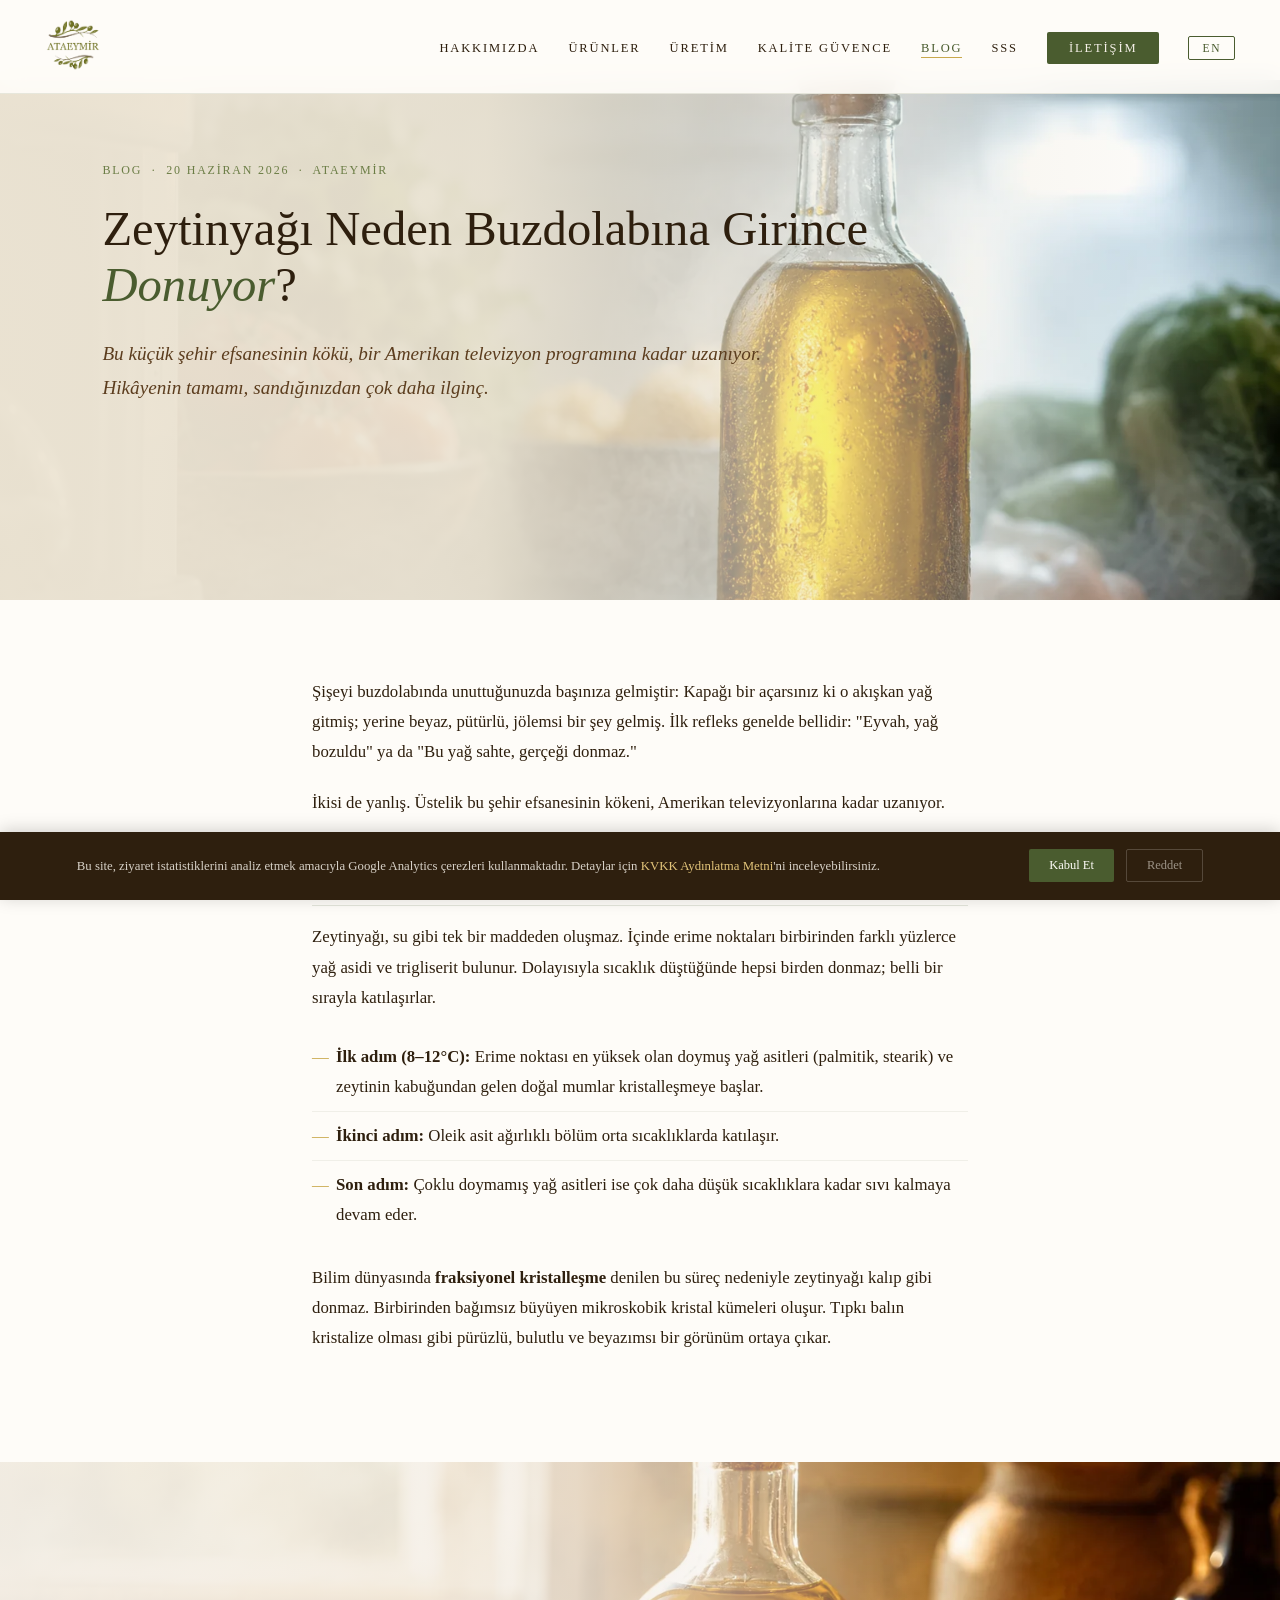
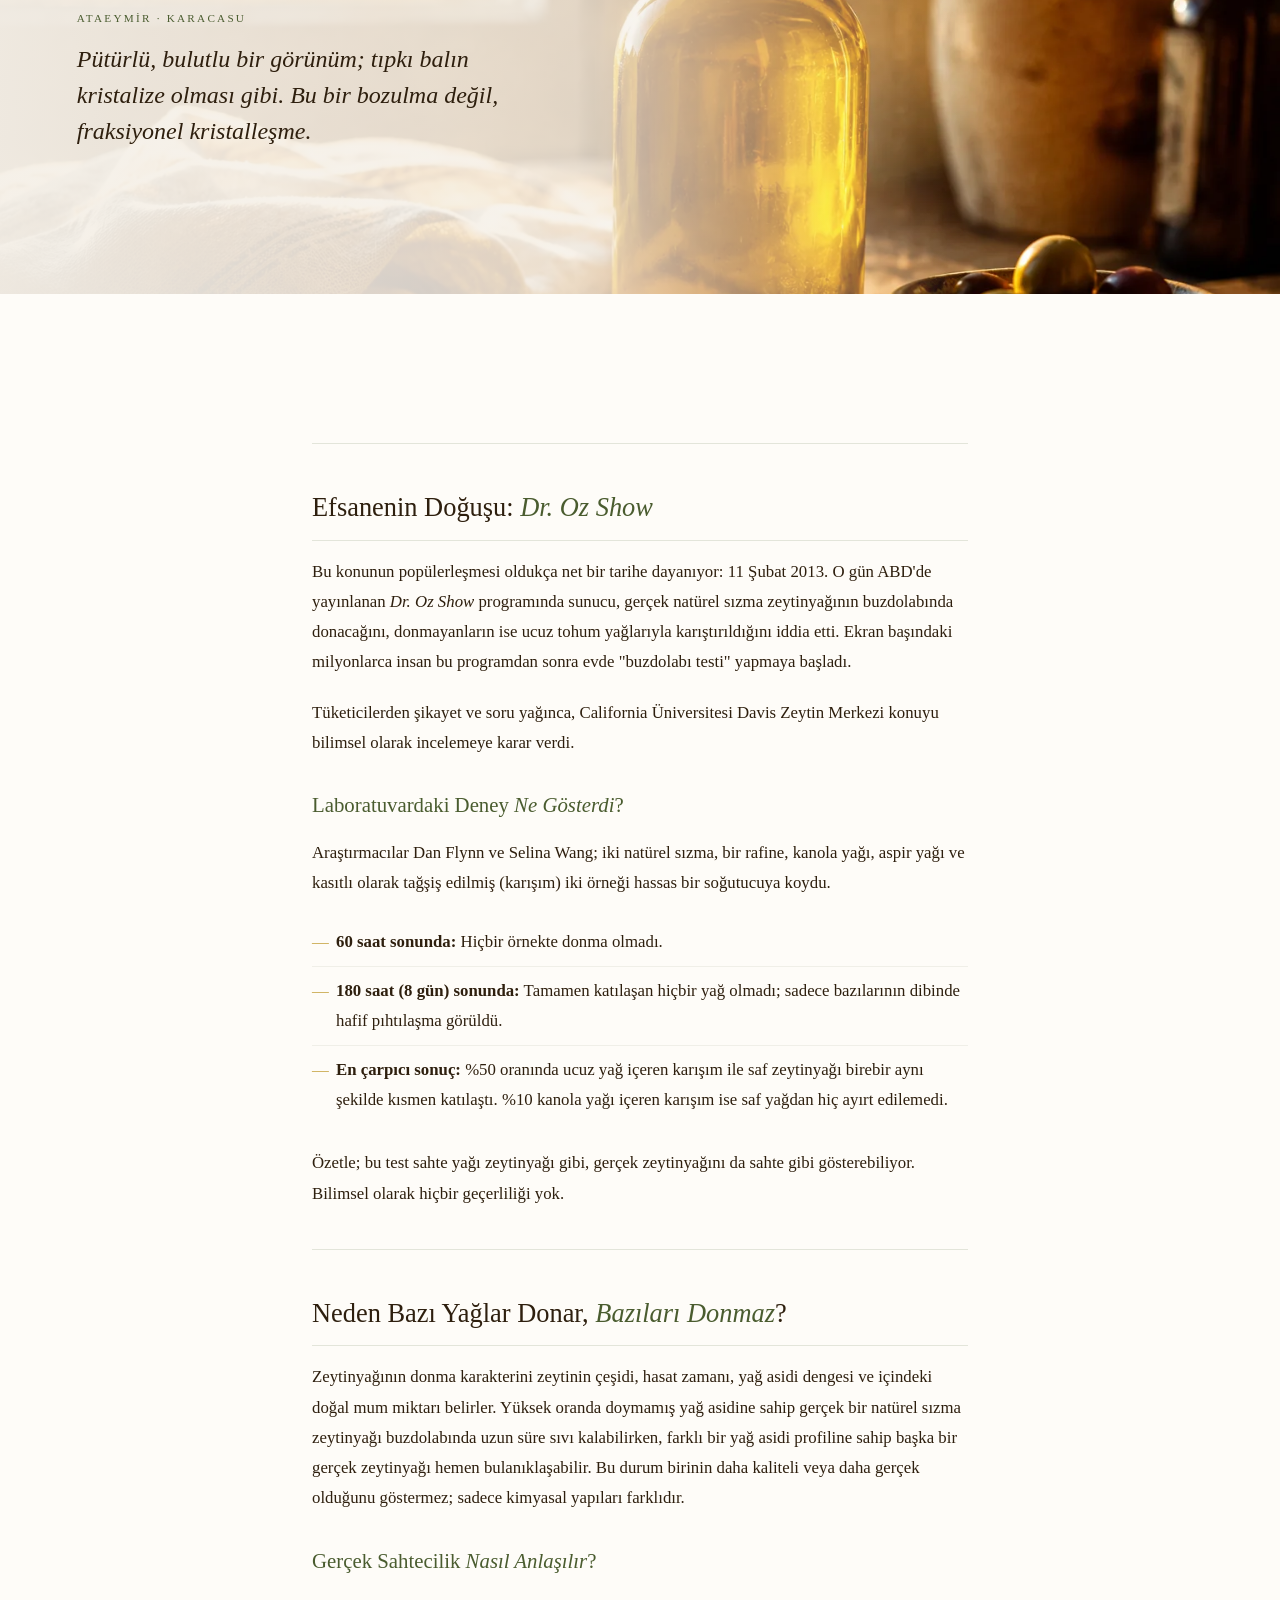
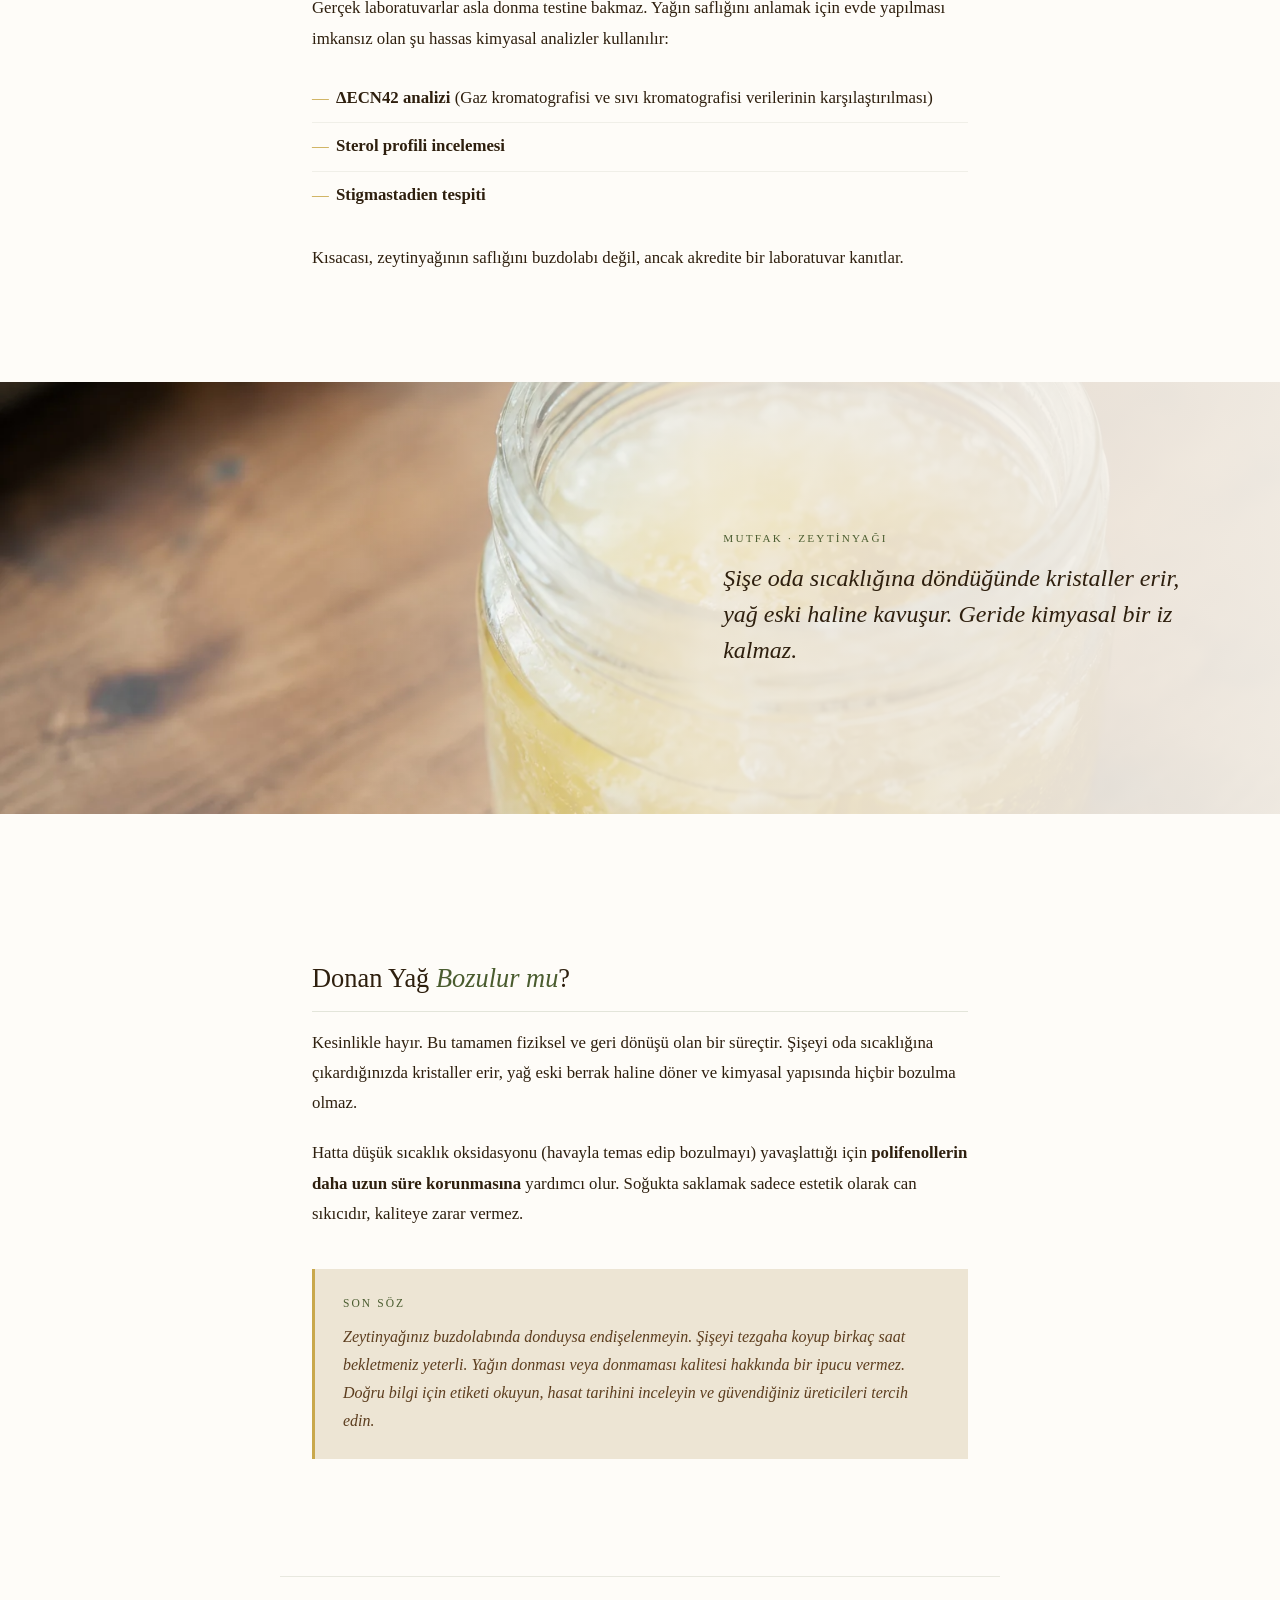
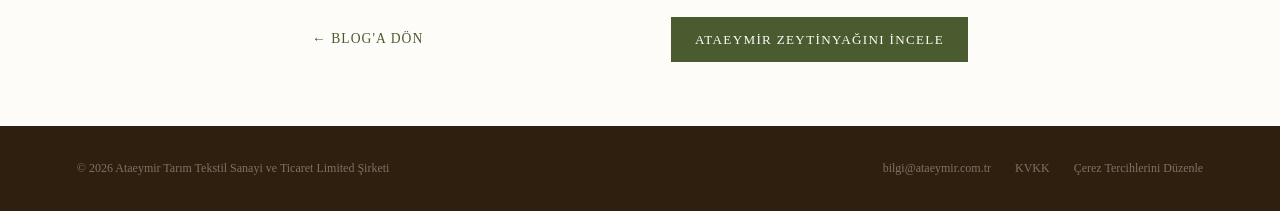
<file: blog/zeytinyagi-neden-buzdolabinda-donar.html>
<!DOCTYPE html>
<html lang="tr">
<head>
  <meta charset="UTF-8" />
  <meta name="viewport" content="width=device-width, initial-scale=1.0" />
  <title>Zeytinyağı Neden Buzdolabına Girince Donuyor? | Ataeymir</title>
  <meta name="description" content="Zeytinyağı buzdolabında donarsa sahte midir? Dr. Oz Show'dan başlayan efsanenin bilimsel gerçeği ve UC Davis deneyinin şaşırtıcı sonuçları." />
  <link rel="canonical" href="https://www.ataeymir.com.tr/blog/zeytinyagi-neden-buzdolabinda-donar.html" />
  <link rel="alternate" hreflang="tr" href="https://www.ataeymir.com.tr/blog/zeytinyagi-neden-buzdolabinda-donar.html" />
  <link rel="alternate" hreflang="en" href="https://www.ataeymir.com.tr/blog/why-does-olive-oil-solidify-in-the-fridge.html" />
  <link rel="icon" type="image/x-icon" href="../assets/favicon.ico" />
  <script type="application/ld+json">
  {
    "@context": "https://schema.org",
    "@type": "Article",
    "headline": "Zeytinyağı Neden Buzdolabına Girince Donuyor?",
    "description": "Zeytinyağı buzdolabında donarsa sahte midir? Dr. Oz Show'dan başlayan efsanenin bilimsel gerçeği ve UC Davis deneyinin şaşırtıcı sonuçları.",
    "author": { "@type": "Organization", "name": "Ataeymir" },
    "publisher": { "@type": "Organization", "name": "Ataeymir", "url": "https://www.ataeymir.com.tr" },
    "datePublished": "2026-06-20",
    "url": "https://www.ataeymir.com.tr/blog/zeytinyagi-neden-buzdolabinda-donar.html",
    "inLanguage": "tr"
  }
  </script>
  <script type="application/ld+json">
  {
    "@context": "https://schema.org",
    "@type": "BreadcrumbList",
    "itemListElement": [
      { "@type": "ListItem", "position": 1, "name": "Ana Sayfa", "item": "https://www.ataeymir.com.tr/" },
      { "@type": "ListItem", "position": 2, "name": "Blog", "item": "https://www.ataeymir.com.tr/blog/" },
      { "@type": "ListItem", "position": 3, "name": "Zeytinyağı Neden Buzdolabına Girince Donuyor?", "item": "https://www.ataeymir.com.tr/blog/zeytinyagi-neden-buzdolabinda-donar.html" }
    ]
  }
  </script>
  <!-- Google tag -->
  <script async src="https://www.googletagmanager.com/gtag/js?id=G-QYYB0YGPQY"></script>
  <script>window.dataLayer=window.dataLayer||[];function gtag(){dataLayer.push(arguments);}gtag('consent','default',{'analytics_storage':'denied'});gtag('js',new Date());gtag('config','G-QYYB0YGPQY');if(localStorage.getItem('cookieConsent')==='accepted'){gtag('consent','update',{'analytics_storage':'granted'});}</script>
  <style>
    :root {
      --olive: #4a5c2f; --olive-mid: #6b7d45; --olive-light: #5a7038;
      --gold: #c9a84c; --gold-light: #e2c47a;
      --cream: #f5f0e8; --cream-dark: #ede5d4;
      --brown: #2e1f0e; --brown-mid: #5c3d1e; --white: #fefcf8;
    }
    *, *::before, *::after { box-sizing: border-box; margin: 0; padding: 0; }
    html { font-size: 16px; scroll-behavior: smooth; }
    body { font-family: Georgia, 'Times New Roman', serif; background: var(--white); color: var(--brown); line-height: 1.8; overflow-x: hidden; padding-top: 80px; }

    .article-hero {
      background-color: var(--cream-dark);
      background-image: url('blog-donma-hero.webp');
      background-size: cover;
      background-position: center 35%;
      height: 520px;
      padding: 80px clamp(1.5rem, 8vw, 14rem) 3rem;
      position: relative;
      display: flex;
      flex-direction: column;
      justify-content: flex-start;
      overflow: hidden;
    }
    .article-hero::before {
      content: '';
      position: absolute;
      inset: 0;
      background: linear-gradient(to right, rgba(237,229,212,0.98) 0%, rgba(237,229,212,0.93) 38%, rgba(237,229,212,0.55) 62%, rgba(237,229,212,0.0) 100%);
      z-index: 0;
    }
    .article-hero > * { position: relative; z-index: 1; }
    .article-meta { font-size: 0.75rem; letter-spacing: 0.15em; text-transform: uppercase; color: var(--olive-mid); margin-bottom: 1.25rem; }
    .article-meta a { color: var(--olive-mid); text-decoration: none; }
    .article-meta a:hover { color: var(--olive); }
    .article-title { font-size: clamp(1.85rem, 3.8vw, 3.2rem); font-weight: 300; line-height: 1.15; color: var(--brown); margin-bottom: 1.5rem; max-width: 780px; }
    .article-title em { font-style: italic; color: var(--olive); }
    .article-lead { font-size: clamp(1.05rem, 1.8vw, 1.2rem); color: var(--brown-mid); max-width: 680px; line-height: 1.75; font-style: italic; margin-bottom: 1rem; }
    .lang-notice { font-size: 0.78rem; color: var(--olive-mid); }
    .lang-notice a { color: var(--olive); text-decoration: none; }
    .lang-notice a:hover { text-decoration: underline; }

    .article-body { max-width: 720px; margin: 0 auto; padding: clamp(3rem, 6vw, 5rem) clamp(1.5rem, 5vw, 2rem); }
    .article-body h2 { font-size: clamp(1.3rem, 2.2vw, 1.65rem); font-weight: 300; color: var(--brown); margin: 2rem 0 1rem; padding-bottom: 0.5rem; border-bottom: 1px solid rgba(74,92,47,0.15); }
    .article-body h3 { font-size: clamp(1.1rem, 1.8vw, 1.3rem); font-weight: 400; color: var(--olive); margin: 1.75rem 0 0.9rem; }
    .article-body h2 em { font-style: italic; color: var(--olive); }
    .article-body p { margin-bottom: 1.25rem; font-size: 1.05rem; }
    .article-body p:last-child { margin-bottom: 0; }
    .article-body strong { font-weight: 600; color: var(--brown); }
    .article-body ul { list-style: none; padding: 0; margin: 1.25rem 0 1.5rem; }
    .article-body ul li { font-size: 1.05rem; padding: 0.55rem 0 0.55rem 1.5rem; position: relative; border-bottom: 1px solid rgba(74,92,47,0.08); color: var(--brown); }
    .article-body ul li:last-child { border-bottom: none; }
    .article-body ul li::before { content: '—'; position: absolute; left: 0; color: var(--gold); }
    .article-body hr { border: none; border-top: 1px solid rgba(74,92,47,0.15); margin: 2.5rem 0; }
    .highlight-box { background: var(--cream-dark); border-left: 3px solid var(--gold); padding: 1.5rem 1.75rem; margin: 2.5rem 0; }
    .highlight-box .box-label { font-size: 0.72rem; letter-spacing: 0.18em; text-transform: uppercase; color: var(--olive); display: block; margin-bottom: 0.6rem; font-style: normal; }
    .highlight-box p { font-style: italic; color: var(--brown-mid); font-size: 1rem; line-height: 1.75; margin: 0; }

    .photo-break {
      width: 100vw; position: relative; left: 50%; transform: translateX(-50%);
      background-size: cover; background-position: center;
      min-height: 48vh; display: flex; align-items: center; margin: 2rem 0;
    }
    .photo-break::before { content: ''; position: absolute; inset: 0; }
    .photo-break-1::before { background: linear-gradient(to right, rgba(245,240,232,0.96) 0%, rgba(245,240,232,0.82) 45%, rgba(245,240,232,0.0) 75%); }
    .photo-break-2::before { background: linear-gradient(to left, rgba(245,240,232,0.96) 0%, rgba(245,240,232,0.82) 45%, rgba(245,240,232,0.0) 75%); }
    .photo-break-inner { position: relative; z-index: 1; padding: 3rem 6vw; width: 100%; display: flex; }
    .photo-break-1 .photo-break-inner { justify-content: flex-start; }
    .photo-break-2 .photo-break-inner { justify-content: flex-end; }
    .photo-break-text { max-width: 480px; }
    .photo-break-label { font-size: 0.7rem; letter-spacing: 0.2em; text-transform: uppercase; color: var(--olive); margin-bottom: 0.75rem; display: block; }
    .photo-break-quote { font-size: clamp(1.1rem, 2vw, 1.5rem); font-style: italic; font-weight: 300; color: var(--brown); line-height: 1.5; }

    .article-footer {
      max-width: 720px; margin: 0 auto;
      padding: 2.5rem clamp(1.5rem, 5vw, 2rem) 4rem;
      border-top: 1px solid rgba(74,92,47,0.12);
      display: flex; align-items: center; justify-content: space-between; flex-wrap: wrap; gap: 1rem;
    }
    .back-link { color: var(--olive); text-decoration: none; font-size: 0.85rem; letter-spacing: 0.08em; text-transform: uppercase; }
    .back-link:hover { color: var(--brown); }
    .btn-product { display: inline-block; background: var(--olive); color: var(--white); padding: 0.65rem 1.5rem; font-family: Georgia, serif; font-size: 0.82rem; letter-spacing: 0.1em; text-transform: uppercase; text-decoration: none; transition: background 0.2s; }
    .btn-product:hover { background: var(--brown); }
    footer { background: #2e1f0e; padding: 2rem clamp(2rem,6vw,6rem); display: flex; justify-content: space-between; align-items: center; flex-wrap: wrap; gap: 0.5rem; }
    footer p { color: rgba(245,240,232,0.4); font-size: 0.75rem; margin: 0; }
    footer a { color: rgba(245,240,232,0.4); font-size: 0.75rem; text-decoration: none; }
    footer a:hover { color: #e2c47a; }
    .footer-links { display:flex; gap:1.5rem; align-items:center; flex-wrap:wrap; }

    @media (max-width: 900px) {
      .photo-break { min-height: 40vh; }
      .photo-break-1::before { background: rgba(245,240,232,0.92); }
      .photo-break-2::before { background: rgba(245,240,232,0.92); }
      .photo-break-1 .photo-break-inner, .photo-break-2 .photo-break-inner { justify-content: center; }
      .photo-break-text { max-width: 90%; text-align: center; }
    }

    /* === ATAEYMIR NAV === */
    nav{position:fixed;top:0;left:0;right:0;z-index:300;display:flex;align-items:center;justify-content:space-between;padding:19px 3.5vw;background:rgba(254,252,248,0.92);backdrop-filter:blur(12px);border-bottom:1px solid rgba(74,92,47,0.12);line-height:1;}
    .nav-logo img{height:52px;}
    .nav-links{display:flex;gap:29px;list-style:none;}
    .nav-links a{text-decoration:none;color:#2e1f0e;font-size:12.5px;letter-spacing:0.15em;text-transform:uppercase;font-weight:400;position:relative;transition:color 0.3s;line-height:1;}
    .nav-links a::after{content:'';position:absolute;bottom:-3px;left:0;width:0;height:1px;background:#c9a84c;transition:width 0.3s;}
    .nav-links a:hover,.nav-links a.active{color:#4a5c2f;}
    .nav-links a:hover::after,.nav-links a.active::after{width:100%;}
    .nav-cta{background:#4a5c2f;color:#f5f0e8!important;padding:9px 22px;border-radius:2px;}
    .nav-cta:hover{background:#5a7038;}
    .nav-cta::after,.nav-lang::after{display:none!important;}
    .nav-lang{border:1px solid #4a5c2f!important;color:#4a5c2f!important;padding:5px 13px!important;border-radius:2px;font-size:11.5px!important;letter-spacing:0.15em;}
    .nav-lang:hover{background:#4a5c2f!important;color:#f5f0e8!important;}
    .hamburger{display:none;flex-direction:column;gap:5px;cursor:pointer;background:none;border:none;padding:4px;}
    .hamburger span{display:block;width:24px;height:2px;background:#2e1f0e;transition:all 0.3s;}
    @media(max-width:900px){
      .nav-links{display:none;}
      .hamburger{display:flex;z-index:301;position:relative;}
      .nav-links.open{display:flex!important;flex-direction:column;position:fixed;top:0;left:0;width:100vw;height:100vh;background:#fefcf8;align-items:center;justify-content:center;gap:28px;z-index:300;overflow-y:auto;padding:48px 0;}
      .nav-links.open a{font-size:16px;}
      body.menu-open{overflow:hidden;position:fixed;width:100%;}
    }
    #cookie-banner { position:fixed; bottom:0; left:0; right:0; background:#2e1f0e; color:rgba(245,240,232,0.85); padding:1.1rem clamp(1.5rem,6vw,5rem); display:flex; align-items:center; justify-content:space-between; gap:1.5rem; flex-wrap:wrap; z-index:9999; font-size:0.8rem; line-height:1.6; box-shadow:0 -2px 16px rgba(0,0,0,0.18); }
    #cookie-banner p { margin:0; flex:1; min-width:200px; }
    #cookie-banner a { color:#e2c47a; text-decoration:none; }
    .cookie-btns { display:flex; gap:0.75rem; flex-shrink:0; }
    .cookie-accept { background:#4a5c2f; color:#fefcf8; border:none; padding:0.5rem 1.25rem; font-family:Georgia,serif; font-size:0.78rem; cursor:pointer; border-radius:2px; }
    .cookie-decline { background:transparent; color:rgba(245,240,232,0.55); border:1px solid rgba(245,240,232,0.2); padding:0.5rem 1.25rem; font-family:Georgia,serif; font-size:0.78rem; cursor:pointer; border-radius:2px; }
  </style>
</head>
<body>

  <nav>
    <a class="nav-logo" href="/"><img src="../assets/logo.png" alt="Ataeymir Logo" /></a>
    <ul class="nav-links" id="navLinks">
      <li><a href="/#hakkimizda">Hakkımızda</a></li>
      <li><a href="/#urunler">Ürünler</a></li>
      <li><a href="/#uretim">Üretim</a></li>
      <li><a href="/#bilim">Kalite Güvence</a></li>
      <li><a href="/blog/" class="active">Blog</a></li>
      <li><a href="/#sss">SSS</a></li>
      <li><a href="/#iletisim" class="nav-cta">İletişim</a></li>
      <li><a href="/blog/why-does-olive-oil-solidify-in-the-fridge.html" class="nav-lang">EN</a></li>
    </ul>
    <button class="hamburger" id="menuBtn" aria-label="Menü">
      <span></span><span></span><span></span>
    </button>
  </nav>

  <!-- HERO -->
  <div class="article-hero">
    <p class="article-meta">
      <a href="/blog/">Blog</a> &nbsp;·&nbsp; 20 Haziran 2026 &nbsp;·&nbsp; Ataeymir
    </p>
    <h1 class="article-title">Zeytinyağı Neden Buzdolabına Girince <em>Donuyor</em>?</h1>
    <p class="article-lead">Bu küçük şehir efsanesinin kökü, bir Amerikan televizyon programına kadar uzanıyor. Hikâyenin tamamı, sandığınızdan çok daha ilginç.</p>
  </div>

  <article class="article-body">

    <p>Şişeyi buzdolabında unuttuğunuzda başınıza gelmiştir: Kapağı bir açarsınız ki o akışkan yağ gitmiş; yerine beyaz, pütürlü, jölemsi bir şey gelmiş. İlk refleks genelde bellidir: "Eyvah, yağ bozuldu" ya da "Bu yağ sahte, gerçeği donmaz."</p>
    <p>İkisi de yanlış. Üstelik bu şehir efsanesinin kökeni, Amerikan televizyonlarına kadar uzanıyor.</p>

    <h2>Zeytinyağı Neden <em>Tek Parça</em> Halinde Donmaz?</h2>
    <p>Zeytinyağı, su gibi tek bir maddeden oluşmaz. İçinde erime noktaları birbirinden farklı yüzlerce yağ asidi ve trigliserit bulunur. Dolayısıyla sıcaklık düştüğünde hepsi birden donmaz; belli bir sırayla katılaşırlar.</p>

    <ul>
      <li><strong>İlk adım (8–12°C):</strong> Erime noktası en yüksek olan doymuş yağ asitleri (palmitik, stearik) ve zeytinin kabuğundan gelen doğal mumlar kristalleşmeye başlar.</li>
      <li><strong>İkinci adım:</strong> Oleik asit ağırlıklı bölüm orta sıcaklıklarda katılaşır.</li>
      <li><strong>Son adım:</strong> Çoklu doymamış yağ asitleri ise çok daha düşük sıcaklıklara kadar sıvı kalmaya devam eder.</li>
    </ul>

    <p>Bilim dünyasında <strong>fraksiyonel kristalleşme</strong> denilen bu süreç nedeniyle zeytinyağı kalıp gibi donmaz. Birbirinden bağımsız büyüyen mikroskobik kristal kümeleri oluşur. Tıpkı balın kristalize olması gibi pürüzlü, bulutlu ve beyazımsı bir görünüm ortaya çıkar.</p>

  </article>

  <!-- FOTOĞRAF 1 — kristalleşmiş yağ detayı -->
  <div class="photo-break photo-break-1" style="background-image: url('blog-donma-1.webp'); background-color: var(--cream-dark);">
    <div class="photo-break-inner">
      <div class="photo-break-text">
        <span class="photo-break-label">Ataeymir · Karacasu</span>
        <p class="photo-break-quote">Pütürlü, bulutlu bir görünüm; tıpkı balın kristalize olması gibi. Bu bir bozulma değil, fraksiyonel kristalleşme.</p>
      </div>
    </div>
  </div>

  <article class="article-body">

    <hr />

    <h2>Efsanenin Doğuşu: <em>Dr. Oz Show</em></h2>
    <p>Bu konunun popülerleşmesi oldukça net bir tarihe dayanıyor: 11 Şubat 2013. O gün ABD'de yayınlanan <em>Dr. Oz Show</em> programında sunucu, gerçek natürel sızma zeytinyağının buzdolabında donacağını, donmayanların ise ucuz tohum yağlarıyla karıştırıldığını iddia etti. Ekran başındaki milyonlarca insan bu programdan sonra evde "buzdolabı testi" yapmaya başladı.</p>
    <p>Tüketicilerden şikayet ve soru yağınca, California Üniversitesi Davis Zeytin Merkezi konuyu bilimsel olarak incelemeye karar verdi.</p>

    <h3>Laboratuvardaki Deney <em>Ne Gösterdi</em>?</h3>
    <p>Araştırmacılar Dan Flynn ve Selina Wang; iki natürel sızma, bir rafine, kanola yağı, aspir yağı ve kasıtlı olarak tağşiş edilmiş (karışım) iki örneği hassas bir soğutucuya koydu.</p>

    <ul>
      <li><strong>60 saat sonunda:</strong> Hiçbir örnekte donma olmadı.</li>
      <li><strong>180 saat (8 gün) sonunda:</strong> Tamamen katılaşan hiçbir yağ olmadı; sadece bazılarının dibinde hafif pıhtılaşma görüldü.</li>
      <li><strong>En çarpıcı sonuç:</strong> %50 oranında ucuz yağ içeren karışım ile saf zeytinyağı birebir aynı şekilde kısmen katılaştı. %10 kanola yağı içeren karışım ise saf yağdan hiç ayırt edilemedi.</li>
    </ul>

    <p>Özetle; bu test sahte yağı zeytinyağı gibi, gerçek zeytinyağını da sahte gibi gösterebiliyor. Bilimsel olarak hiçbir geçerliliği yok.</p>

    <hr />

    <h2>Neden Bazı Yağlar Donar, <em>Bazıları Donmaz</em>?</h2>
    <p>Zeytinyağının donma karakterini zeytinin çeşidi, hasat zamanı, yağ asidi dengesi ve içindeki doğal mum miktarı belirler. Yüksek oranda doymamış yağ asidine sahip gerçek bir natürel sızma zeytinyağı buzdolabında uzun süre sıvı kalabilirken, farklı bir yağ asidi profiline sahip başka bir gerçek zeytinyağı hemen bulanıklaşabilir. Bu durum birinin daha kaliteli veya daha gerçek olduğunu göstermez; sadece kimyasal yapıları farklıdır.</p>

    <h3>Gerçek Sahtecilik <em>Nasıl Anlaşılır</em>?</h3>
    <p>Gerçek laboratuvarlar asla donma testine bakmaz. Yağın saflığını anlamak için evde yapılması imkansız olan şu hassas kimyasal analizler kullanılır:</p>

    <ul>
      <li><strong>ΔECN42 analizi</strong> (Gaz kromatografisi ve sıvı kromatografisi verilerinin karşılaştırılması)</li>
      <li><strong>Sterol profili incelemesi</strong></li>
      <li><strong>Stigmastadien tespiti</strong></li>
    </ul>

    <p>Kısacası, zeytinyağının saflığını buzdolabı değil, ancak akredite bir laboratuvar kanıtlar.</p>

  </article>

  <!-- FOTOĞRAF 2 — oda sıcaklığı, sıcak sahne -->
  <div class="photo-break photo-break-2" style="background-image: url('blog-donma-2.webp'); background-color: var(--olive);">
    <div class="photo-break-inner">
      <div class="photo-break-text">
        <span class="photo-break-label">Mutfak · Zeytinyağı</span>
        <p class="photo-break-quote">Şişe oda sıcaklığına döndüğünde kristaller erir, yağ eski haline kavuşur. Geride kimyasal bir iz kalmaz.</p>
      </div>
    </div>
  </div>

  <article class="article-body">

    <h2>Donan Yağ <em>Bozulur mu</em>?</h2>
    <p>Kesinlikle hayır. Bu tamamen fiziksel ve geri dönüşü olan bir süreçtir. Şişeyi oda sıcaklığına çıkardığınızda kristaller erir, yağ eski berrak haline döner ve kimyasal yapısında hiçbir bozulma olmaz.</p>
    <p>Hatta düşük sıcaklık oksidasyonu (havayla temas edip bozulmayı) yavaşlattığı için <strong>polifenollerin daha uzun süre korunmasına</strong> yardımcı olur. Soğukta saklamak sadece estetik olarak can sıkıcıdır, kaliteye zarar vermez.</p>

    <div class="highlight-box">
      <span class="box-label">Son Söz</span>
      <p>Zeytinyağınız buzdolabında donduysa endişelenmeyin. Şişeyi tezgaha koyup birkaç saat bekletmeniz yeterli. Yağın donması veya donmaması kalitesi hakkında bir ipucu vermez. Doğru bilgi için etiketi okuyun, hasat tarihini inceleyin ve güvendiğiniz üreticileri tercih edin.</p>
    </div>

  </article>

  <div class="article-footer">
    <a href="/blog/" class="back-link">← Blog'a Dön</a>
    <a href="/#urunler" class="btn-product">Ataeymir Zeytinyağını İncele</a>
  </div>

  <footer>
    <p>© 2026 Ataeymir Tarım Tekstil Sanayi ve Ticaret Limited Şirketi</p>
    <div class="footer-links">
      <a href="mailto:bilgi@ataeymir.com.tr">bilgi@ataeymir.com.tr</a>
      <a href="/kvkk.html">KVKK</a>
      <a href="#" onclick="resetCookiePrefs();return false;">Çerez Tercihlerini Düzenle</a>
    </div>
  </footer>

  <script>
  (function(){
    var btn=document.getElementById('menuBtn');
    var links=document.getElementById('navLinks');
    if(!btn||!links)return;
    btn.addEventListener('click',function(){
      links.classList.toggle('open');
      var o=links.classList.contains('open');
      document.body.classList.toggle('menu-open',o);
      btn.innerHTML=o?'<span style="transform:rotate(45deg) translate(5px,5px)"></span><span style="opacity:0"></span><span style="transform:rotate(-45deg) translate(5px,-5px)"></span>':'<span></span><span></span><span></span>';
    });
    links.querySelectorAll('a').forEach(function(a){
      a.addEventListener('click',function(){
        links.classList.remove('open');
        document.body.classList.remove('menu-open');
        btn.innerHTML='<span></span><span></span><span></span>';
      });
    });
  })();
  </script>

  <div id="cookie-banner" style="display:none;">
    <p>Bu site, ziyaret istatistiklerini analiz etmek amacıyla Google Analytics çerezleri kullanmaktadır. Detaylar için <a href="/kvkk.html">KVKK Aydınlatma Metni</a>'ni inceleyebilirsiniz.</p>
    <div class="cookie-btns">
      <button class="cookie-accept" id="cookieAccept">Kabul Et</button>
      <button class="cookie-decline" id="cookieDecline">Reddet</button>
    </div>
  </div>
  <script>(function(){var b=document.getElementById('cookie-banner');if(!localStorage.getItem('cookieConsent')){b.style.display='flex';}document.getElementById('cookieAccept').addEventListener('click',function(){localStorage.setItem('cookieConsent','accepted');gtag('consent','update',{'analytics_storage':'granted'});b.style.display='none';});document.getElementById('cookieDecline').addEventListener('click',function(){localStorage.setItem('cookieConsent','declined');b.style.display='none';});})();window.resetCookiePrefs=function(){localStorage.removeItem('cookieConsent');var b=document.getElementById('cookie-banner');if(b){b.style.display='flex';}};</script>

</body>
</html>
</file>
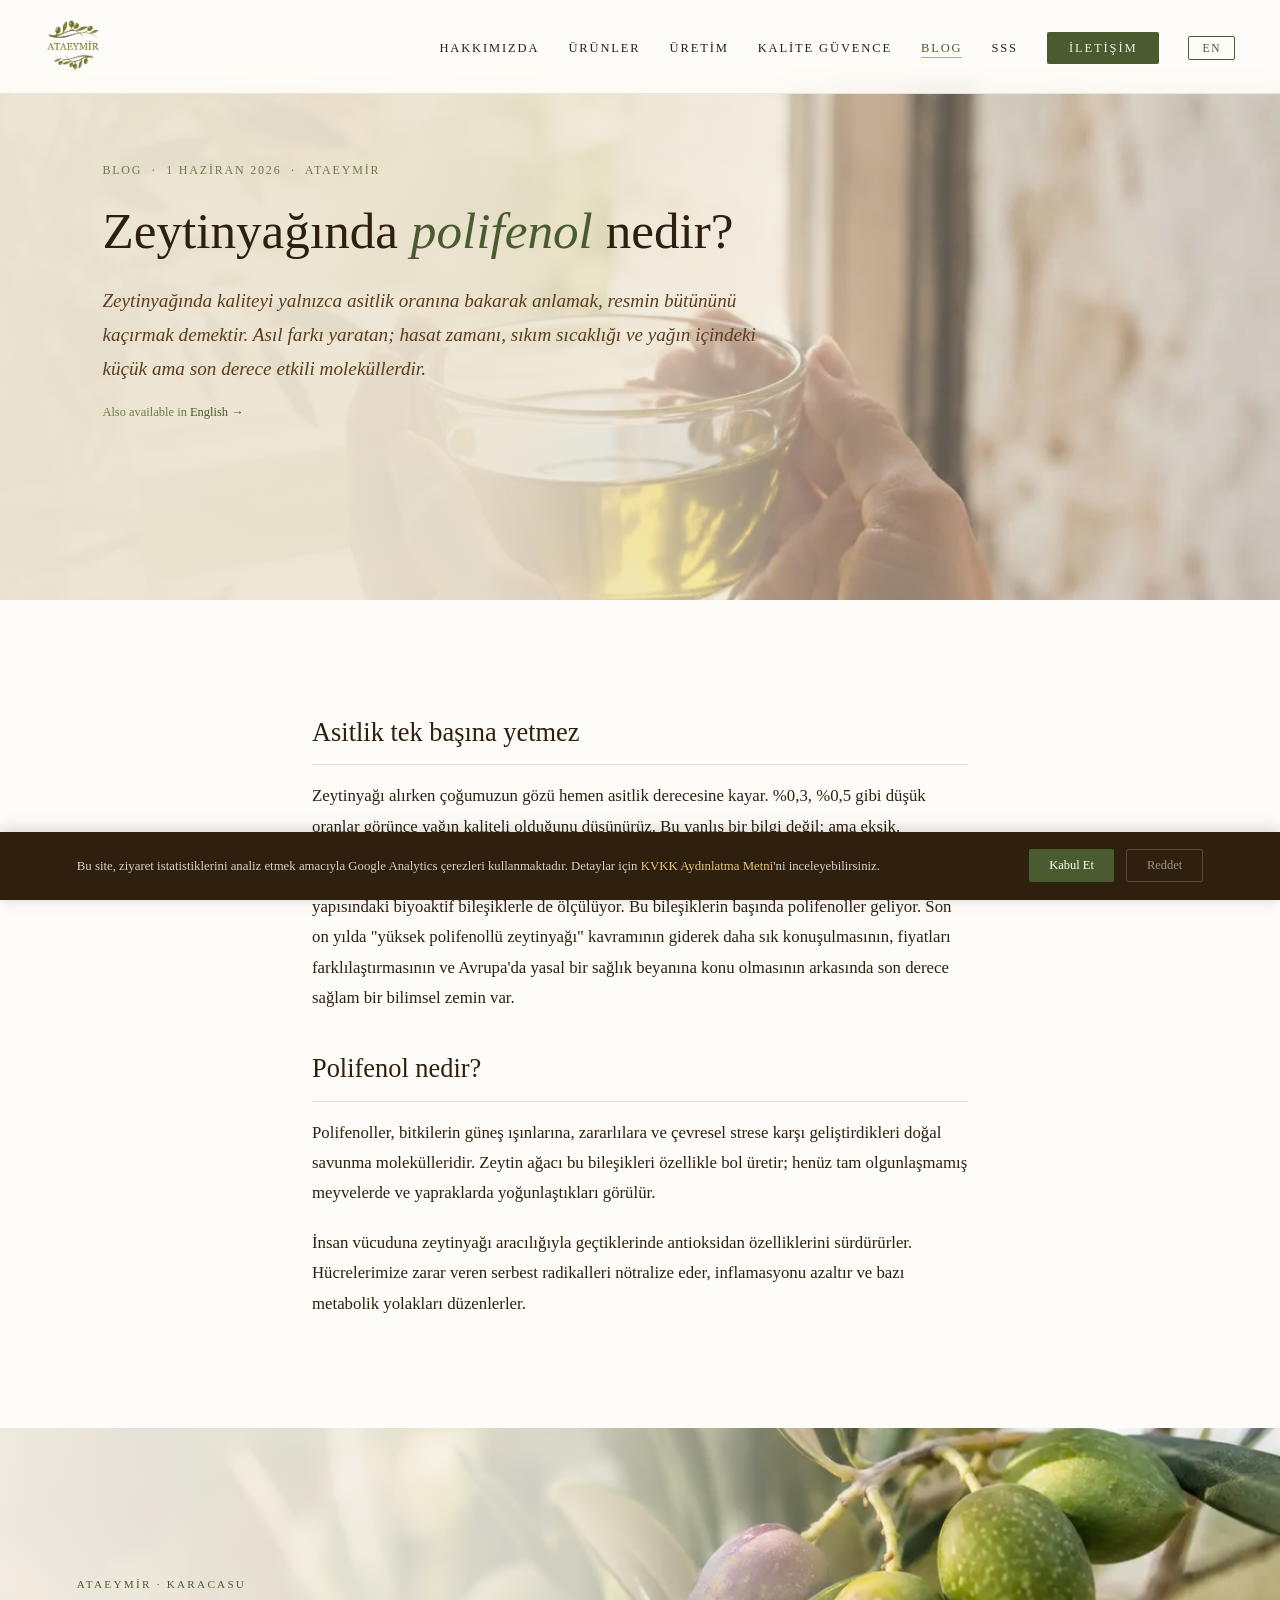
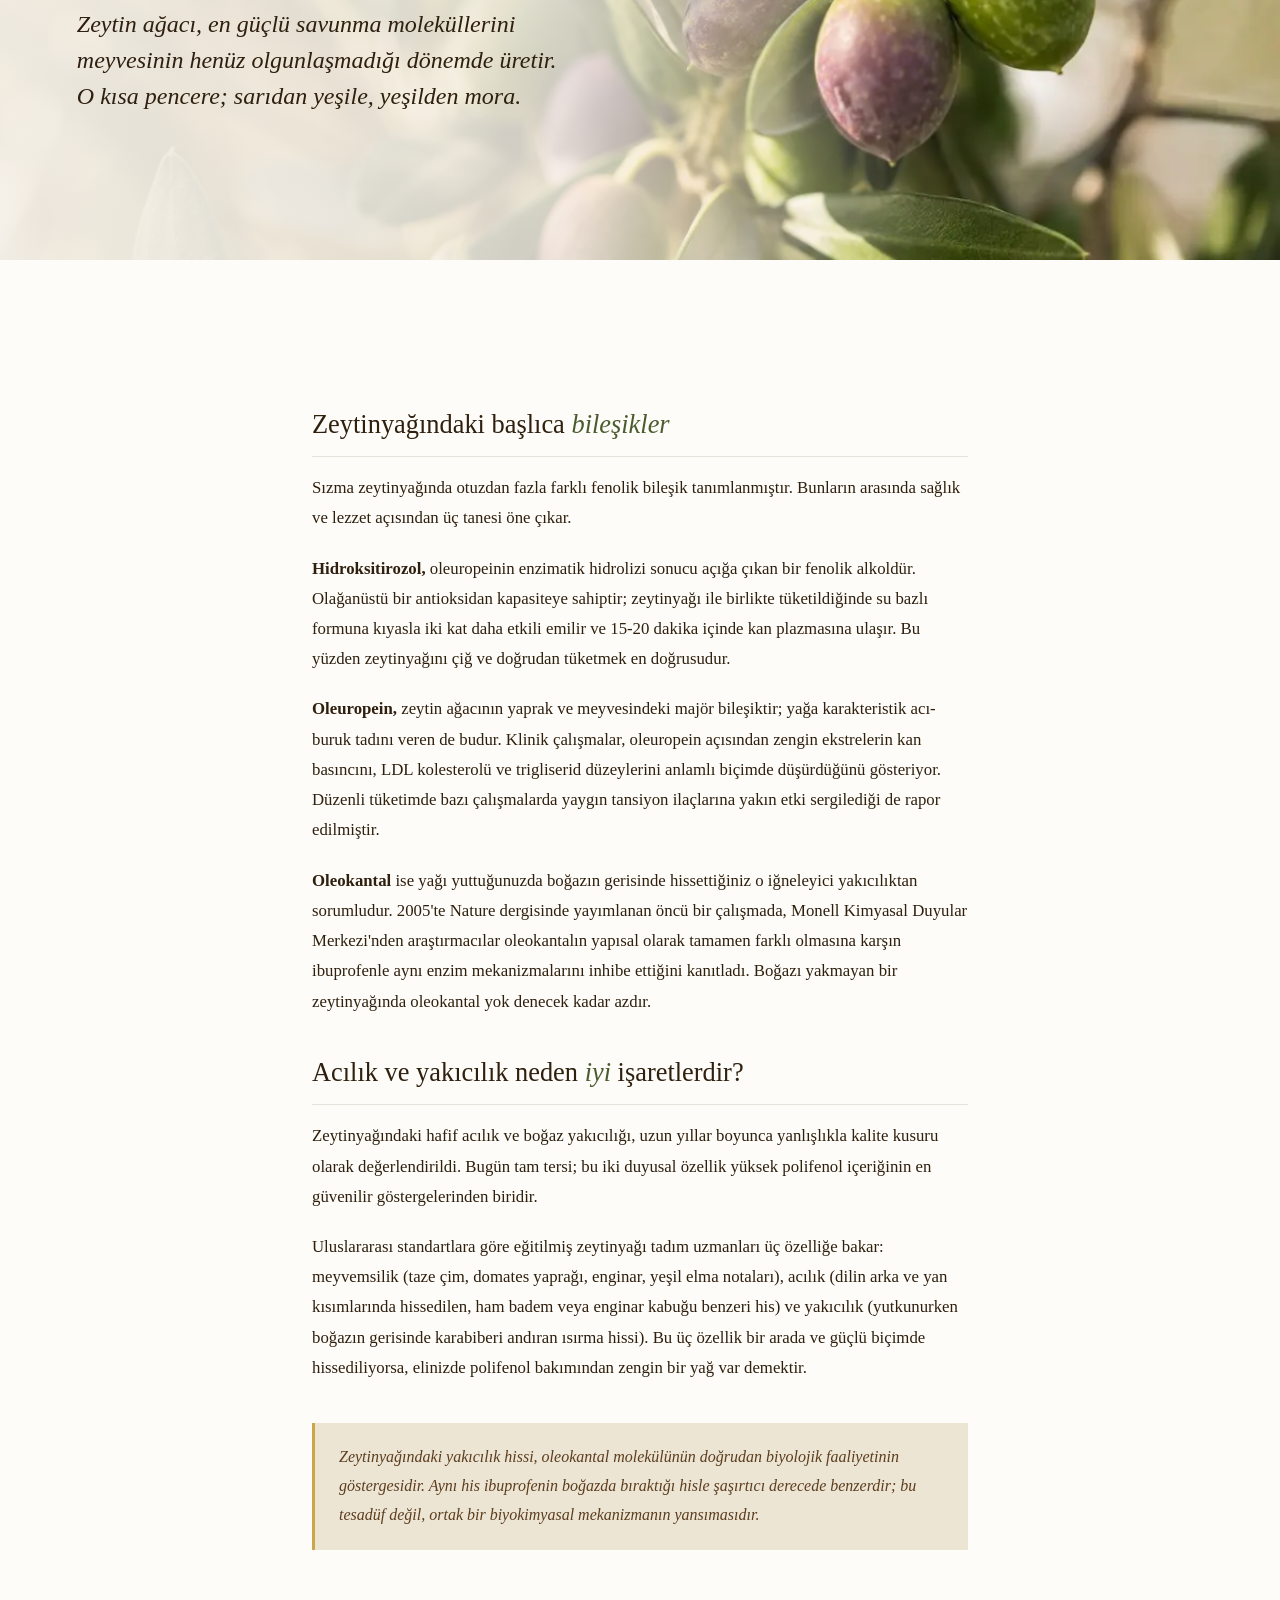
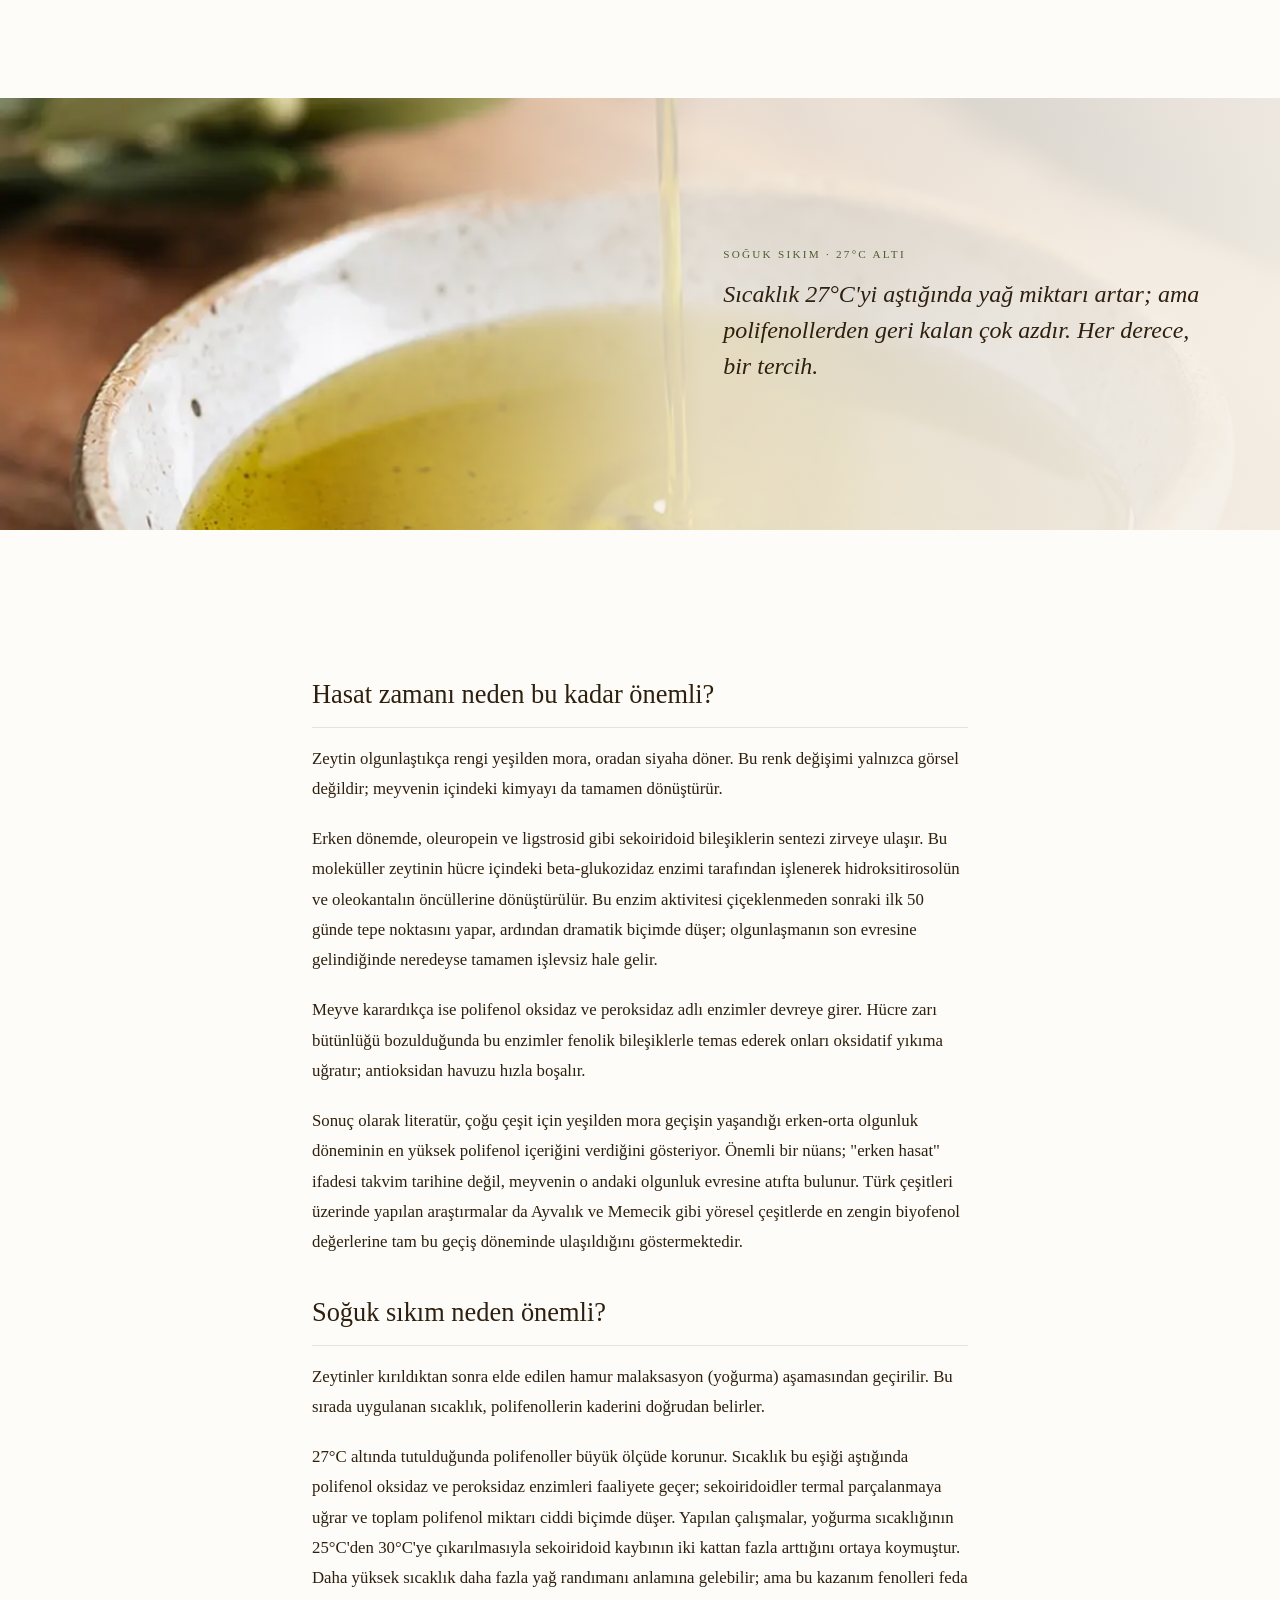
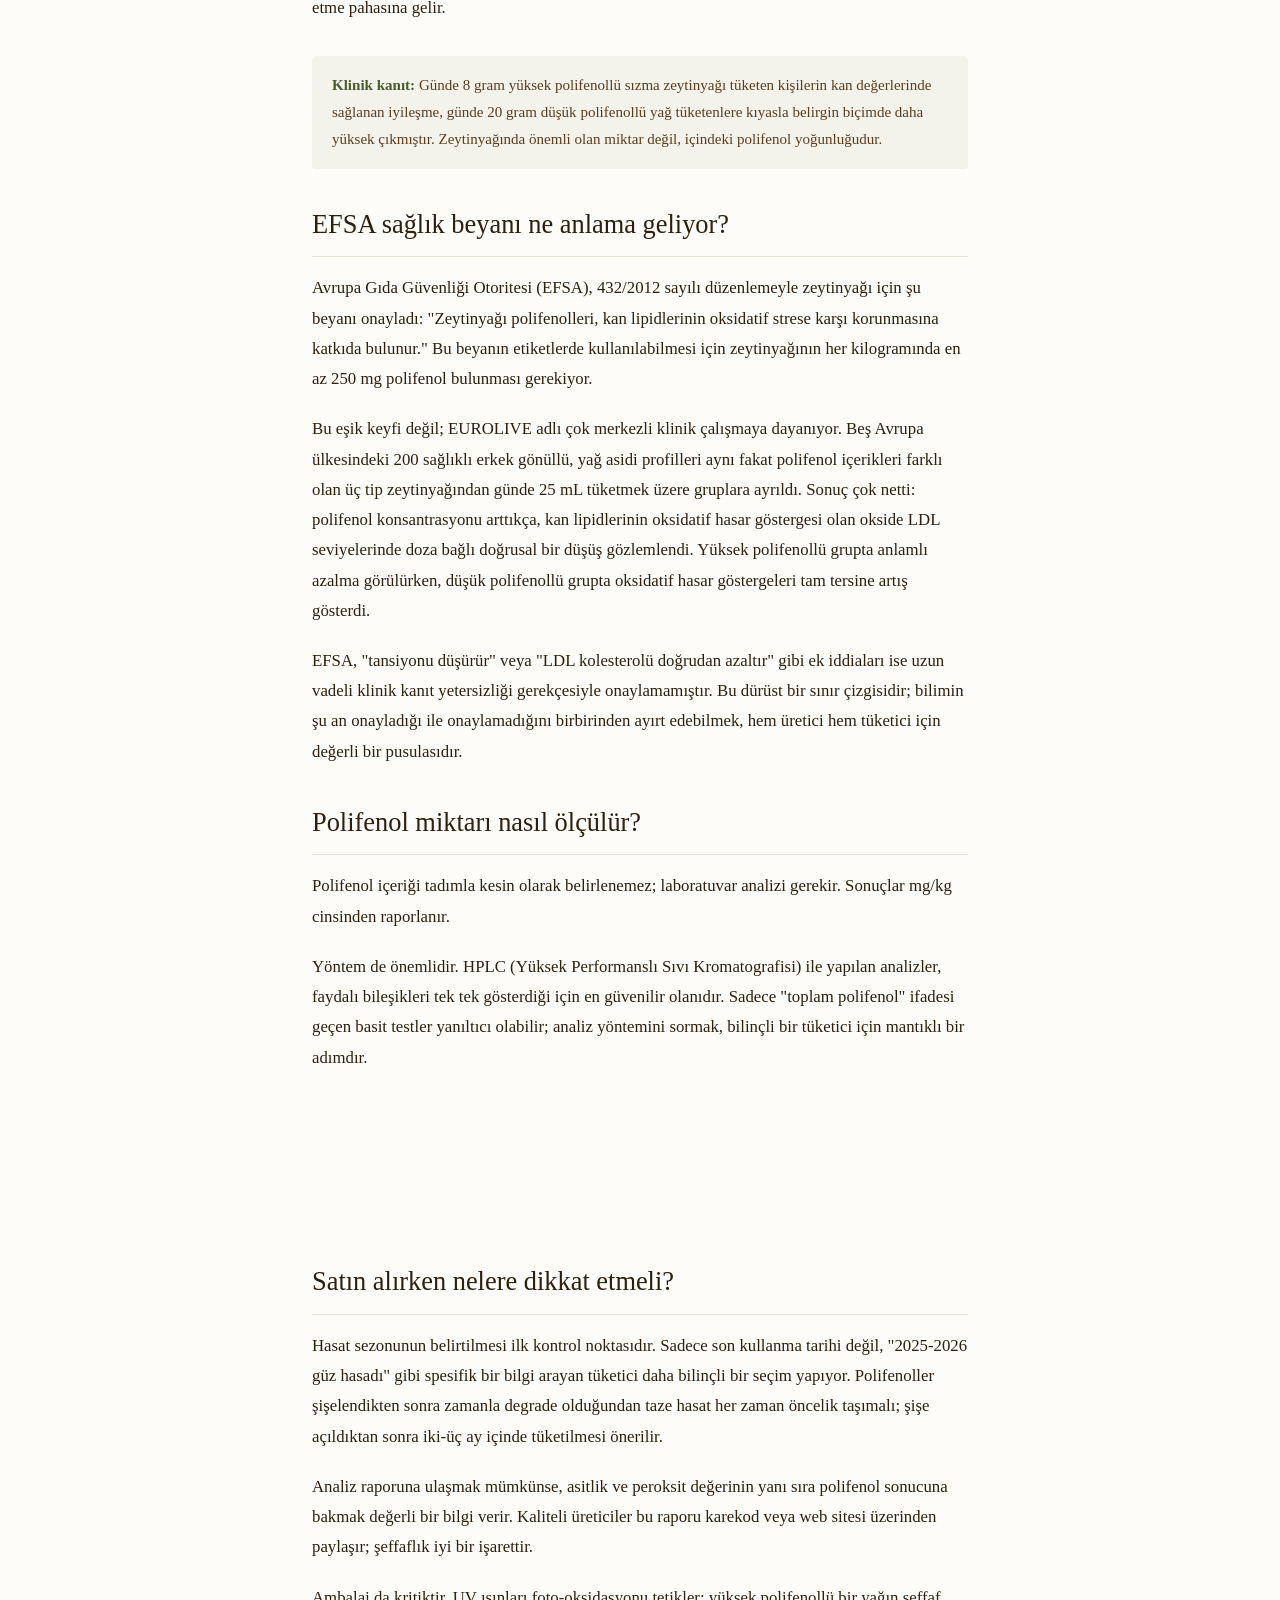
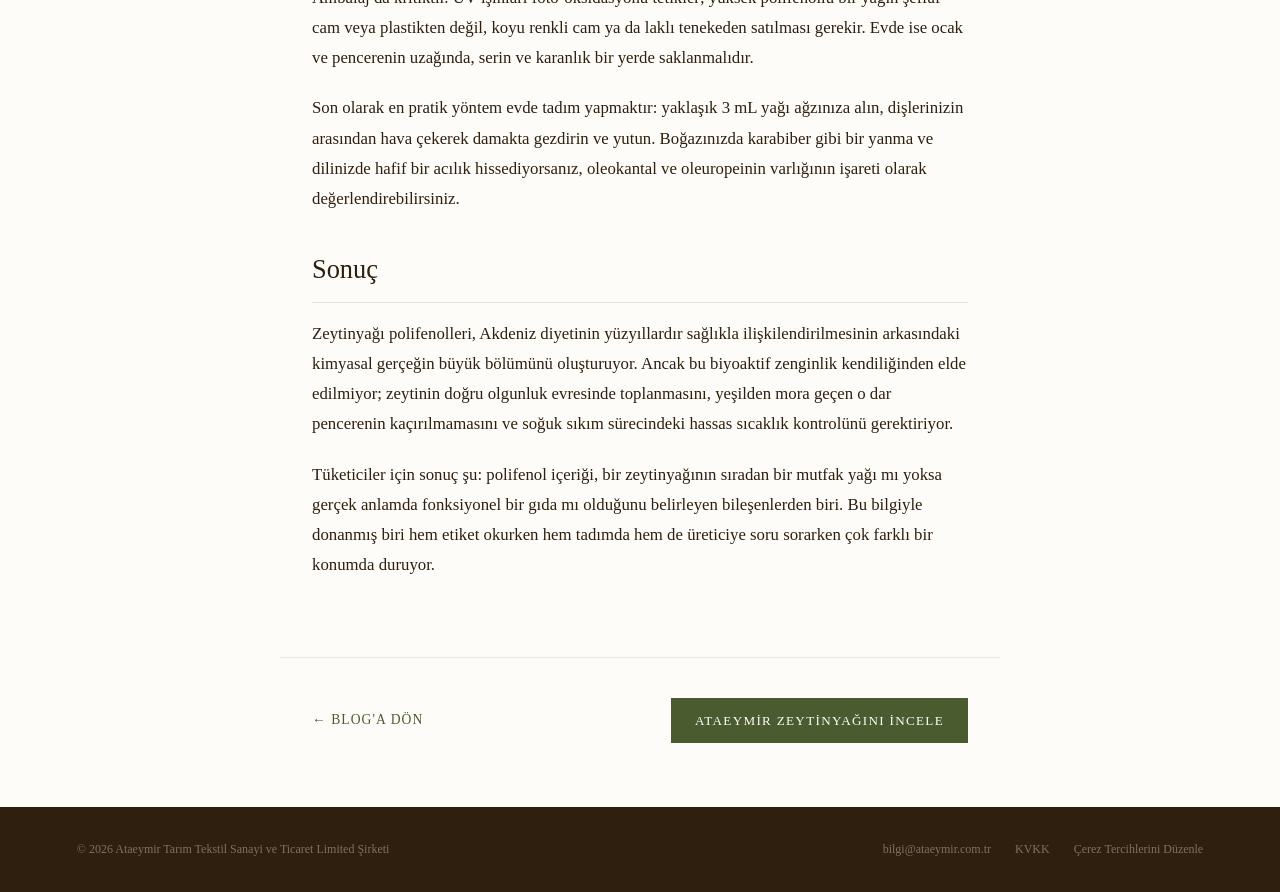
<file: blog/zeytinyaginda-polifenol-nedir.html>
<!DOCTYPE html>
<html lang="tr">
<head>
  <meta charset="UTF-8" />
  <meta name="viewport" content="width=device-width, initial-scale=1.0" />
  <title>Zeytinyağında Polifenol Nedir? | Ataeymir</title>
  <meta name="description" content="Zeytinyağındaki polifenoller neden bu kadar önemli? Hidroksitirozol, oleuropein ve oleokantal; EFSA sağlık beyanı ve yüksek polifenollü zeytinyağını nasıl tanırsınız." />
  <link rel="canonical" href="https://www.ataeymir.com.tr/blog/zeytinyaginda-polifenol-nedir.html" />
  <link rel="alternate" hreflang="tr" href="https://www.ataeymir.com.tr/blog/zeytinyaginda-polifenol-nedir.html" />
  <link rel="alternate" hreflang="en" href="https://www.ataeymir.com.tr/blog/polyphenols-in-olive-oil.html" />
  <script type="application/ld+json">{"@context":"https://schema.org","@type":"Article","headline":"Zeytinyağında Polifenol Nedir?","author":{"@type":"Organization","name":"Ataeymir"},"publisher":{"@type":"Organization","name":"Ataeymir","url":"https://www.ataeymir.com.tr"},"datePublished":"2026-06-01","url":"https://www.ataeymir.com.tr/blog/zeytinyaginda-polifenol-nedir.html","inLanguage":"tr"}</script>
  <!-- Google tag -->
  <script async src="https://www.googletagmanager.com/gtag/js?id=G-QYYB0YGPQY"></script>
  <script>window.dataLayer=window.dataLayer||[];function gtag(){dataLayer.push(arguments);}gtag('consent','default',{'analytics_storage':'denied'});gtag('js',new Date());gtag('config','G-QYYB0YGPQY');if(localStorage.getItem('cookieConsent')==='accepted'){gtag('consent','update',{'analytics_storage':'granted'});}</script>
  <style>
    :root {
      --olive: #4a5c2f; --olive-mid: #6b7d45; --olive-light: #5a7038;
      --gold: #c9a84c; --gold-light: #e2c47a;
      --cream: #f5f0e8; --cream-dark: #ede5d4;
      --brown: #2e1f0e; --brown-mid: #5c3d1e; --white: #fefcf8;
    }
    *, *::before, *::after { box-sizing: border-box; margin: 0; padding: 0; }
    html { font-size: 16px; scroll-behavior: smooth; }
    body { font-family: Georgia, 'Times New Roman', serif; background: var(--white); color: var(--brown); line-height: 1.8; overflow-x: hidden; padding-top: 80px; }

    /* ─── HERO ─────────────────────────────────────── */
    .article-hero {
      background-color: var(--cream-dark);
      background-image: url('blog-polyphenol-3.webp');
      background-size: cover;
      background-position: center 15%;
      height: 520px;
      padding: 80px clamp(1.5rem, 8vw, 14rem) 3rem;
      position: relative;
      display: flex;
      flex-direction: column;
      justify-content: flex-start;
      overflow: hidden;
    }
    .article-hero::before {
      content: '';
      position: absolute;
      inset: 0;
      background: linear-gradient(to right,
        rgba(237,229,212,0.98) 0%,
        rgba(237,229,212,0.93) 38%,
        rgba(237,229,212,0.55) 62%,
        rgba(237,229,212,0.0) 100%
      );
      z-index: 0;
    }
    .article-hero > * { position: relative; z-index: 1; }
    .article-meta { font-size: 0.75rem; letter-spacing: 0.15em; text-transform: uppercase; color: var(--olive-mid); margin-bottom: 1.25rem; }
    .article-meta a { color: var(--olive-mid); text-decoration: none; }
    .article-meta a:hover { color: var(--olive); }
    .article-title { font-size: clamp(2rem, 4vw, 3.4rem); font-weight: 300; line-height: 1.15; color: var(--brown); margin-bottom: 1.5rem; max-width: 800px; }
    .article-title em { font-style: italic; color: var(--olive); }
    .article-lead { font-size: clamp(1.05rem, 1.8vw, 1.2rem); color: var(--brown-mid); max-width: 680px; line-height: 1.75; font-style: italic; margin-bottom: 1rem; }
    .lang-notice { font-size: 0.78rem; color: var(--olive-mid); }
    .lang-notice a { color: var(--olive); text-decoration: none; }
    .lang-notice a:hover { text-decoration: underline; }

    /* ─── ARTICLE BODY ──────────────────────────────── */
    .article-body { max-width: 720px; margin: 0 auto; padding: clamp(3rem, 6vw, 5rem) clamp(1.5rem, 5vw, 2rem); }
    .article-body h2 { font-size: clamp(1.3rem, 2.2vw, 1.65rem); font-weight: 300; color: var(--brown); margin: 2rem 0 1rem; padding-bottom: 0.5rem; border-bottom: 1px solid rgba(74,92,47,0.15); }
    .article-body h2 em { font-style: italic; color: var(--olive); }
    .article-body p { margin-bottom: 1.25rem; font-size: 1.05rem; }
    .article-body p:last-child { margin-bottom: 0; }
    .article-body strong { font-weight: 600; color: var(--brown); }
    .highlight-box { background: var(--cream-dark); border-left: 3px solid var(--gold); padding: 1.25rem 1.5rem; margin: 2.5rem 0; font-style: italic; color: var(--brown-mid); font-size: 1rem; }
    .data-note { background: rgba(74,92,47,0.06); border-radius: 4px; padding: 1rem 1.25rem; margin: 2rem 0; font-size: 0.94rem; color: var(--brown-mid); }
    .data-note strong { color: var(--olive); }

    /* ─── EDİTÖRYEL FOTOĞRAF KESİMLERİ ─────────────── */
    .photo-break {
      width: 100vw; position: relative; left: 50%; transform: translateX(-50%);
      background-size: cover; background-position: center;
      min-height: 48vh; display: flex; align-items: center;
      margin: 2rem 0;
    }
    .photo-break::before { content: ''; position: absolute; inset: 0; }
    .photo-break-1::before {
      background: linear-gradient(to right, rgba(245,240,232,0.96) 0%, rgba(245,240,232,0.82) 45%, rgba(245,240,232,0.0) 75%);
    }
    .photo-break-2::before {
      background: linear-gradient(to left, rgba(245,240,232,0.96) 0%, rgba(245,240,232,0.82) 45%, rgba(245,240,232,0.0) 75%);
    }
    .photo-break-3::before { display: none; }
    .photo-break-inner { position: relative; z-index: 1; padding: 3rem 6vw; width: 100%; display: flex; }
    .photo-break-1 .photo-break-inner { justify-content: flex-start; }
    .photo-break-2 .photo-break-inner { justify-content: flex-end; }
    .photo-break-3 .photo-break-inner { justify-content: center; }
    .photo-break-text { max-width: 480px; }
    .photo-break-3 .photo-break-text {
      text-align: center; max-width: 600px;
      background: rgba(245,240,232,0.90);
      padding: 2.25rem 3rem;
      backdrop-filter: blur(3px);
    }
    .photo-break-label {
      font-size: 0.7rem; letter-spacing: 0.2em; text-transform: uppercase;
      color: var(--olive); margin-bottom: 0.75rem; display: block;
    }
    .photo-break-quote {
      font-size: clamp(1.1rem, 2vw, 1.5rem); font-style: italic;
      font-weight: 300; color: var(--brown); line-height: 1.5;
    }

    /* ─── FOOTER ────────────────────────────────────── */
    .article-footer {
      max-width: 720px; margin: 0 auto;
      padding: 2.5rem clamp(1.5rem, 5vw, 2rem) 4rem;
      border-top: 1px solid rgba(74,92,47,0.12);
      display: flex; align-items: center; justify-content: space-between; flex-wrap: wrap; gap: 1rem;
    }
    .back-link { color: var(--olive); text-decoration: none; font-size: 0.85rem; letter-spacing: 0.08em; text-transform: uppercase; }
    .back-link:hover { color: var(--brown); }
    .btn-product { display: inline-block; background: var(--olive); color: var(--white); padding: 0.65rem 1.5rem; font-family: Georgia, serif; font-size: 0.82rem; letter-spacing: 0.1em; text-transform: uppercase; text-decoration: none; transition: background 0.2s; }
    .btn-product:hover { background: var(--brown); }
    footer { background: #2e1f0e; padding: 2rem clamp(2rem,6vw,6rem); display: flex; justify-content: space-between; align-items: center; flex-wrap: wrap; gap: 0.5rem; }
    footer p { color: rgba(245,240,232,0.4); font-size: 0.75rem; margin: 0; }
    footer a { color: rgba(245,240,232,0.4); font-size: 0.75rem; text-decoration: none; }
    footer a:hover { color: #e2c47a; }

    /* ─── MOBİL ──────────────────────────────────────── */
    @media (max-width: 900px) {
      .photo-break { min-height: 40vh; }
      .photo-break-1::before { background: rgba(245,240,232,0.92); }
      .photo-break-2::before { background: rgba(245,240,232,0.92); }
      .photo-break-1 .photo-break-inner, .photo-break-2 .photo-break-inner { justify-content: center; }
      .photo-break-text { max-width: 90%; text-align: center; }
    }
  
    /* === ATAEYMIR NAV === */
    nav{position:fixed;top:0;left:0;right:0;z-index:300;display:flex;align-items:center;justify-content:space-between;padding:19px 3.5vw;background:rgba(254,252,248,0.92);backdrop-filter:blur(12px);border-bottom:1px solid rgba(74,92,47,0.12);line-height:1;}
    .nav-logo img{height:52px;}
    .nav-links{display:flex;gap:29px;list-style:none;}
    .nav-links a{text-decoration:none;color:#2e1f0e;font-size:12.5px;letter-spacing:0.15em;text-transform:uppercase;font-weight:400;position:relative;transition:color 0.3s;line-height:1;}
    .nav-links a::after{content:'';position:absolute;bottom:-3px;left:0;width:0;height:1px;background:#c9a84c;transition:width 0.3s;}
    .nav-links a:hover,.nav-links a.active{color:#4a5c2f;}
    .nav-links a:hover::after,.nav-links a.active::after{width:100%;}
    .nav-cta{background:#4a5c2f;color:#f5f0e8!important;padding:9px 22px;border-radius:2px;}
    .nav-cta:hover{background:#5a7038;}
    .nav-cta::after,.nav-lang::after{display:none!important;}
    .nav-lang{border:1px solid #4a5c2f!important;color:#4a5c2f!important;padding:5px 13px!important;border-radius:2px;font-size:11.5px!important;letter-spacing:0.15em;}
    .nav-lang:hover{background:#4a5c2f!important;color:#f5f0e8!important;}
    .hamburger{display:none;flex-direction:column;gap:5px;cursor:pointer;background:none;border:none;padding:4px;}
    .hamburger span{display:block;width:24px;height:2px;background:#2e1f0e;transition:all 0.3s;}
    @media(max-width:900px){
      .nav-links{display:none;}
      .hamburger{display:flex;z-index:301;position:relative;}
      .nav-links.open{display:flex!important;flex-direction:column;position:fixed;top:0;left:0;width:100vw;height:100vh;background:#fefcf8;align-items:center;justify-content:center;gap:28px;z-index:300;overflow-y:auto;padding:48px 0;}
      .nav-links.open a{font-size:16px;}
      body.menu-open{overflow:hidden;position:fixed;width:100%;}
    }

    #cookie-banner { position:fixed; bottom:0; left:0; right:0; background:#2e1f0e; color:rgba(245,240,232,0.85); padding:1.1rem clamp(1.5rem,6vw,5rem); display:flex; align-items:center; justify-content:space-between; gap:1.5rem; flex-wrap:wrap; z-index:9999; font-size:0.8rem; line-height:1.6; box-shadow:0 -2px 16px rgba(0,0,0,0.18); }
    #cookie-banner p { margin:0; flex:1; min-width:200px; }
    #cookie-banner a { color:#e2c47a; text-decoration:none; }
    .cookie-btns { display:flex; gap:0.75rem; flex-shrink:0; }
    .cookie-accept { background:#4a5c2f; color:#fefcf8; border:none; padding:0.5rem 1.25rem; font-family:Georgia,serif; font-size:0.78rem; cursor:pointer; border-radius:2px; }
    .cookie-decline { background:transparent; color:rgba(245,240,232,0.55); border:1px solid rgba(245,240,232,0.2); padding:0.5rem 1.25rem; font-family:Georgia,serif; font-size:0.78rem; cursor:pointer; border-radius:2px; }
    .footer-links { display:flex; gap:1.5rem; align-items:center; flex-wrap:wrap; }
  </style>
</head>
<body>

  <nav>
    <a class="nav-logo" href="/"><img src="../assets/logo.png" alt="Ataeymir Logo" /></a>
    <ul class="nav-links" id="navLinks">
      <li><a href="/#hakkimizda">Hakkımızda</a></li>
      <li><a href="/#urunler">Ürünler</a></li>
      <li><a href="/#uretim">Üretim</a></li>
      <li><a href="/#bilim">Kalite Güvence</a></li>
      <li><a href="/blog/" class="active">Blog</a></li>
      <li><a href="/#sss">SSS</a></li>
      <li><a href="/#iletisim" class="nav-cta">İletişim</a></li>
      <li><a href="/blog/polyphenols-in-olive-oil.html" class="nav-lang">EN</a></li>
    </ul>
    <button class="hamburger" id="menuBtn" aria-label="Menü">
      <span></span><span></span><span></span>
    </button>
  </nav>

  <div class="article-hero">
    <p class="article-meta">
      <a href="/blog/">Blog</a> &nbsp;·&nbsp; 1 Haziran 2026 &nbsp;·&nbsp; Ataeymir
    </p>
    <h1 class="article-title">Zeytinyağında <em>polifenol</em> nedir?</h1>
    <p class="article-lead">Zeytinyağında kaliteyi yalnızca asitlik oranına bakarak anlamak, resmin bütününü kaçırmak demektir. Asıl farkı yaratan; hasat zamanı, sıkım sıcaklığı ve yağın içindeki küçük ama son derece etkili moleküllerdir.</p>
    <p class="lang-notice">Also available in <a href="/blog/polyphenols-in-olive-oil.html">English →</a></p>
  </div>

  <article class="article-body">

    <h2>Asitlik tek başına yetmez</h2>
    <p>Zeytinyağı alırken çoğumuzun gözü hemen asitlik derecesine kayar. %0,3, %0,5 gibi düşük oranlar görünce yağın kaliteli olduğunu düşünürüz. Bu yanlış bir bilgi değil; ama eksik.</p>
    <p>Modern gıda bilimine göre zeytinyağının sağlık değeri, yalnızca yağ asidi profiliyle değil, yapısındaki biyoaktif bileşiklerle de ölçülüyor. Bu bileşiklerin başında polifenoller geliyor. Son on yılda "yüksek polifenollü zeytinyağı" kavramının giderek daha sık konuşulmasının, fiyatları farklılaştırmasının ve Avrupa'da yasal bir sağlık beyanına konu olmasının arkasında son derece sağlam bir bilimsel zemin var.</p>

    <h2>Polifenol nedir?</h2>
    <p>Polifenoller, bitkilerin güneş ışınlarına, zararlılara ve çevresel strese karşı geliştirdikleri doğal savunma molekülleridir. Zeytin ağacı bu bileşikleri özellikle bol üretir; henüz tam olgunlaşmamış meyvelerde ve yapraklarda yoğunlaştıkları görülür.</p>
    <p>İnsan vücuduna zeytinyağı aracılığıyla geçtiklerinde antioksidan özelliklerini sürdürürler. Hücrelerimize zarar veren serbest radikalleri nötralize eder, inflamasyonu azaltır ve bazı metabolik yolakları düzenlerler.</p>

  </article>

  <!-- FOTOĞRAF 1: Çakır dal -->
  <div class="photo-break photo-break-1" style="background-image: url('blog-polyphenol-1.webp')">
    <div class="photo-break-inner">
      <div class="photo-break-text">
        <span class="photo-break-label">Ataeymir · Karacasu</span>
        <p class="photo-break-quote">Zeytin ağacı, en güçlü savunma moleküllerini meyvesinin henüz olgunlaşmadığı dönemde üretir. O kısa pencere; sarıdan yeşile, yeşilden mora.</p>
      </div>
    </div>
  </div>

  <article class="article-body">

    <h2>Zeytinyağındaki başlıca <em>bileşikler</em></h2>
    <p>Sızma zeytinyağında otuzdan fazla farklı fenolik bileşik tanımlanmıştır. Bunların arasında sağlık ve lezzet açısından üç tanesi öne çıkar.</p>
    <p><strong>Hidroksitirozol,</strong> oleuropeinin enzimatik hidrolizi sonucu açığa çıkan bir fenolik alkoldür. Olağanüstü bir antioksidan kapasiteye sahiptir; zeytinyağı ile birlikte tüketildiğinde su bazlı formuna kıyasla iki kat daha etkili emilir ve 15-20 dakika içinde kan plazmasına ulaşır. Bu yüzden zeytinyağını çiğ ve doğrudan tüketmek en doğrusudur.</p>
    <p><strong>Oleuropein,</strong> zeytin ağacının yaprak ve meyvesindeki majör bileşiktir; yağa karakteristik acı-buruk tadını veren de budur. Klinik çalışmalar, oleuropein açısından zengin ekstrelerin kan basıncını, LDL kolesterolü ve trigliserid düzeylerini anlamlı biçimde düşürdüğünü gösteriyor. Düzenli tüketimde bazı çalışmalarda yaygın tansiyon ilaçlarına yakın etki sergilediği de rapor edilmiştir.</p>
    <p><strong>Oleokantal</strong> ise yağı yuttuğunuzda boğazın gerisinde hissettiğiniz o iğneleyici yakıcılıktan sorumludur. 2005'te Nature dergisinde yayımlanan öncü bir çalışmada, Monell Kimyasal Duyular Merkezi'nden araştırmacılar oleokantalın yapısal olarak tamamen farklı olmasına karşın ibuprofenle aynı enzim mekanizmalarını inhibe ettiğini kanıtladı. Boğazı yakmayan bir zeytinyağında oleokantal yok denecek kadar azdır.</p>

    <h2>Acılık ve yakıcılık neden <em>iyi</em> işaretlerdir?</h2>
    <p>Zeytinyağındaki hafif acılık ve boğaz yakıcılığı, uzun yıllar boyunca yanlışlıkla kalite kusuru olarak değerlendirildi. Bugün tam tersi; bu iki duyusal özellik yüksek polifenol içeriğinin en güvenilir göstergelerinden biridir.</p>
    <p>Uluslararası standartlara göre eğitilmiş zeytinyağı tadım uzmanları üç özelliğe bakar: meyvemsilik (taze çim, domates yaprağı, enginar, yeşil elma notaları), acılık (dilin arka ve yan kısımlarında hissedilen, ham badem veya enginar kabuğu benzeri his) ve yakıcılık (yutkunurken boğazın gerisinde karabiberi andıran ısırma hissi). Bu üç özellik bir arada ve güçlü biçimde hissediliyorsa, elinizde polifenol bakımından zengin bir yağ var demektir.</p>

    <div class="highlight-box">Zeytinyağındaki yakıcılık hissi, oleokantal molekülünün doğrudan biyolojik faaliyetinin göstergesidir. Aynı his ibuprofenin boğazda bıraktığı hisle şaşırtıcı derecede benzerdir; bu tesadüf değil, ortak bir biyokimyasal mekanizmanın yansımasıdır.</div>

  </article>

  <!-- FOTOĞRAF 2: Yağ akışı -->
  <div class="photo-break photo-break-2" style="background-image: url('blog-polyphenol-2.webp')">
    <div class="photo-break-inner">
      <div class="photo-break-text">
        <span class="photo-break-label">Soğuk Sıkım · 27°C Altı</span>
        <p class="photo-break-quote">Sıcaklık 27°C'yi aştığında yağ miktarı artar; ama polifenollerden geri kalan çok azdır. Her derece, bir tercih.</p>
      </div>
    </div>
  </div>

  <article class="article-body">

    <h2>Hasat zamanı neden bu kadar önemli?</h2>
    <p>Zeytin olgunlaştıkça rengi yeşilden mora, oradan siyaha döner. Bu renk değişimi yalnızca görsel değildir; meyvenin içindeki kimyayı da tamamen dönüştürür.</p>
    <p>Erken dönemde, oleuropein ve ligstrosid gibi sekoiridoid bileşiklerin sentezi zirveye ulaşır. Bu moleküller zeytinin hücre içindeki beta-glukozidaz enzimi tarafından işlenerek hidroksitirosolün ve oleokantalın öncüllerine dönüştürülür. Bu enzim aktivitesi çiçeklenmeden sonraki ilk 50 günde tepe noktasını yapar, ardından dramatik biçimde düşer; olgunlaşmanın son evresine gelindiğinde neredeyse tamamen işlevsiz hale gelir.</p>
    <p>Meyve karardıkça ise polifenol oksidaz ve peroksidaz adlı enzimler devreye girer. Hücre zarı bütünlüğü bozulduğunda bu enzimler fenolik bileşiklerle temas ederek onları oksidatif yıkıma uğratır; antioksidan havuzu hızla boşalır.</p>
    <p>Sonuç olarak literatür, çoğu çeşit için yeşilden mora geçişin yaşandığı erken-orta olgunluk döneminin en yüksek polifenol içeriğini verdiğini gösteriyor. Önemli bir nüans; "erken hasat" ifadesi takvim tarihine değil, meyvenin o andaki olgunluk evresine atıfta bulunur. Türk çeşitleri üzerinde yapılan araştırmalar da Ayvalık ve Memecik gibi yöresel çeşitlerde en zengin biyofenol değerlerine tam bu geçiş döneminde ulaşıldığını göstermektedir.</p>

    <h2>Soğuk sıkım neden önemli?</h2>
    <p>Zeytinler kırıldıktan sonra elde edilen hamur malaksasyon (yoğurma) aşamasından geçirilir. Bu sırada uygulanan sıcaklık, polifenollerin kaderini doğrudan belirler.</p>
    <p>27°C altında tutulduğunda polifenoller büyük ölçüde korunur. Sıcaklık bu eşiği aştığında polifenol oksidaz ve peroksidaz enzimleri faaliyete geçer; sekoiridoidler termal parçalanmaya uğrar ve toplam polifenol miktarı ciddi biçimde düşer. Yapılan çalışmalar, yoğurma sıcaklığının 25°C'den 30°C'ye çıkarılmasıyla sekoiridoid kaybının iki kattan fazla arttığını ortaya koymuştur. Daha yüksek sıcaklık daha fazla yağ randımanı anlamına gelebilir; ama bu kazanım fenolleri feda etme pahasına gelir.</p>
    <div class="data-note"><strong>Klinik kanıt:</strong> Günde 8 gram yüksek polifenollü sızma zeytinyağı tüketen kişilerin kan değerlerinde sağlanan iyileşme, günde 20 gram düşük polifenollü yağ tüketenlere kıyasla belirgin biçimde daha yüksek çıkmıştır. Zeytinyağında önemli olan miktar değil, içindeki polifenol yoğunluğudur.</div>

    <h2>EFSA sağlık beyanı ne anlama geliyor?</h2>
    <p>Avrupa Gıda Güvenliği Otoritesi (EFSA), 432/2012 sayılı düzenlemeyle zeytinyağı için şu beyanı onayladı: "Zeytinyağı polifenolleri, kan lipidlerinin oksidatif strese karşı korunmasına katkıda bulunur." Bu beyanın etiketlerde kullanılabilmesi için zeytinyağının her kilogramında en az 250 mg polifenol bulunması gerekiyor.</p>
    <p>Bu eşik keyfi değil; EUROLIVE adlı çok merkezli klinik çalışmaya dayanıyor. Beş Avrupa ülkesindeki 200 sağlıklı erkek gönüllü, yağ asidi profilleri aynı fakat polifenol içerikleri farklı olan üç tip zeytinyağından günde 25 mL tüketmek üzere gruplara ayrıldı. Sonuç çok netti: polifenol konsantrasyonu arttıkça, kan lipidlerinin oksidatif hasar göstergesi olan okside LDL seviyelerinde doza bağlı doğrusal bir düşüş gözlemlendi. Yüksek polifenollü grupta anlamlı azalma görülürken, düşük polifenollü grupta oksidatif hasar göstergeleri tam tersine artış gösterdi.</p>
    <p>EFSA, "tansiyonu düşürür" veya "LDL kolesterolü doğrudan azaltır" gibi ek iddiaları ise uzun vadeli klinik kanıt yetersizliği gerekçesiyle onaylamamıştır. Bu dürüst bir sınır çizgisidir; bilimin şu an onayladığı ile onaylamadığını birbirinden ayırt edebilmek, hem üretici hem tüketici için değerli bir pusulasıdır.</p>

    <h2>Polifenol miktarı nasıl ölçülür?</h2>
    <p>Polifenol içeriği tadımla kesin olarak belirlenemez; laboratuvar analizi gerekir. Sonuçlar mg/kg cinsinden raporlanır.</p>
    <p>Yöntem de önemlidir. HPLC (Yüksek Performanslı Sıvı Kromatografisi) ile yapılan analizler, faydalı bileşikleri tek tek gösterdiği için en güvenilir olanıdır. Sadece "toplam polifenol" ifadesi geçen basit testler yanıltıcı olabilir; analiz yöntemini sormak, bilinçli bir tüketici için mantıklı bir adımdır.</p>

  </article>

  <article class="article-body">

    <h2>Satın alırken nelere dikkat etmeli?</h2>
    <p>Hasat sezonunun belirtilmesi ilk kontrol noktasıdır. Sadece son kullanma tarihi değil, "2025-2026 güz hasadı" gibi spesifik bir bilgi arayan tüketici daha bilinçli bir seçim yapıyor. Polifenoller şişelendikten sonra zamanla degrade olduğundan taze hasat her zaman öncelik taşımalı; şişe açıldıktan sonra iki-üç ay içinde tüketilmesi önerilir.</p>
    <p>Analiz raporuna ulaşmak mümkünse, asitlik ve peroksit değerinin yanı sıra polifenol sonucuna bakmak değerli bir bilgi verir. Kaliteli üreticiler bu raporu karekod veya web sitesi üzerinden paylaşır; şeffaflık iyi bir işarettir.</p>
    <p>Ambalaj da kritiktir. UV ışınları foto-oksidasyonu tetikler; yüksek polifenollü bir yağın şeffaf cam veya plastikten değil, koyu renkli cam ya da laklı tenekeden satılması gerekir. Evde ise ocak ve pencerenin uzağında, serin ve karanlık bir yerde saklanmalıdır.</p>
    <p>Son olarak en pratik yöntem evde tadım yapmaktır: yaklaşık 3 mL yağı ağzınıza alın, dişlerinizin arasından hava çekerek damakta gezdirin ve yutun. Boğazınızda karabiber gibi bir yanma ve dilinizde hafif bir acılık hissediyorsanız, oleokantal ve oleuropeinin varlığının işareti olarak değerlendirebilirsiniz.</p>

    <h2>Sonuç</h2>
    <p>Zeytinyağı polifenolleri, Akdeniz diyetinin yüzyıllardır sağlıkla ilişkilendirilmesinin arkasındaki kimyasal gerçeğin büyük bölümünü oluşturuyor. Ancak bu biyoaktif zenginlik kendiliğinden elde edilmiyor; zeytinin doğru olgunluk evresinde toplanmasını, yeşilden mora geçen o dar pencerenin kaçırılmamasını ve soğuk sıkım sürecindeki hassas sıcaklık kontrolünü gerektiriyor.</p>
    <p>Tüketiciler için sonuç şu: polifenol içeriği, bir zeytinyağının sıradan bir mutfak yağı mı yoksa gerçek anlamda fonksiyonel bir gıda mı olduğunu belirleyen bileşenlerden biri. Bu bilgiyle donanmış biri hem etiket okurken hem tadımda hem de üreticiye soru sorarken çok farklı bir konumda duruyor.</p>

  </article>

  <div class="article-footer">
    <a href="/blog/" class="back-link">← Blog'a Dön</a>
    <a href="/#urunler" class="btn-product">Ataeymir Zeytinyağını İncele</a>
  </div>

    <footer>
    <p>© 2026 Ataeymir Tarım Tekstil Sanayi ve Ticaret Limited Şirketi</p>
    <div class="footer-links">
      <a href="mailto:bilgi@ataeymir.com.tr">bilgi@ataeymir.com.tr</a>
      <a href="/kvkk.html">KVKK</a>
      <a href="#" onclick="resetCookiePrefs();return false;">Çerez Tercihlerini Düzenle</a>
    </div>
  </footer>

<script>
(function(){
  var btn=document.getElementById('menuBtn');
  var links=document.getElementById('navLinks');
  if(!btn||!links)return;
  btn.addEventListener('click',function(){
    links.classList.toggle('open');
    var o=links.classList.contains('open');
    document.body.classList.toggle('menu-open',o);
    btn.innerHTML=o?'<span style="transform:rotate(45deg) translate(5px,5px)"></span><span style="opacity:0"></span><span style="transform:rotate(-45deg) translate(5px,-5px)"></span>':'<span></span><span></span><span></span>';
  });
  links.querySelectorAll('a').forEach(function(a){
    a.addEventListener('click',function(){
      links.classList.remove('open');
      document.body.classList.remove('menu-open');
      btn.innerHTML='<span></span><span></span><span></span>';
    });
  });
})();
</script>

  <div id="cookie-banner" style="display:none;">
    <p>Bu site, ziyaret istatistiklerini analiz etmek amacıyla Google Analytics çerezleri kullanmaktadır. Detaylar için <a href="/kvkk.html">KVKK Aydınlatma Metni</a>'ni inceleyebilirsiniz.</p>
    <div class="cookie-btns">
      <button class="cookie-accept" id="cookieAccept">Kabul Et</button>
      <button class="cookie-decline" id="cookieDecline">Reddet</button>
    </div>
  </div>
  <script>(function(){var b=document.getElementById('cookie-banner');if(!localStorage.getItem('cookieConsent')){b.style.display='flex';}document.getElementById('cookieAccept').addEventListener('click',function(){localStorage.setItem('cookieConsent','accepted');gtag('consent','update',{'analytics_storage':'granted'});b.style.display='none';});document.getElementById('cookieDecline').addEventListener('click',function(){localStorage.setItem('cookieConsent','declined');b.style.display='none';});})();window.resetCookiePrefs=function(){localStorage.removeItem('cookieConsent');var b=document.getElementById('cookie-banner');if(b){b.style.display='flex';}};</script>
</body>
</html>
</file>
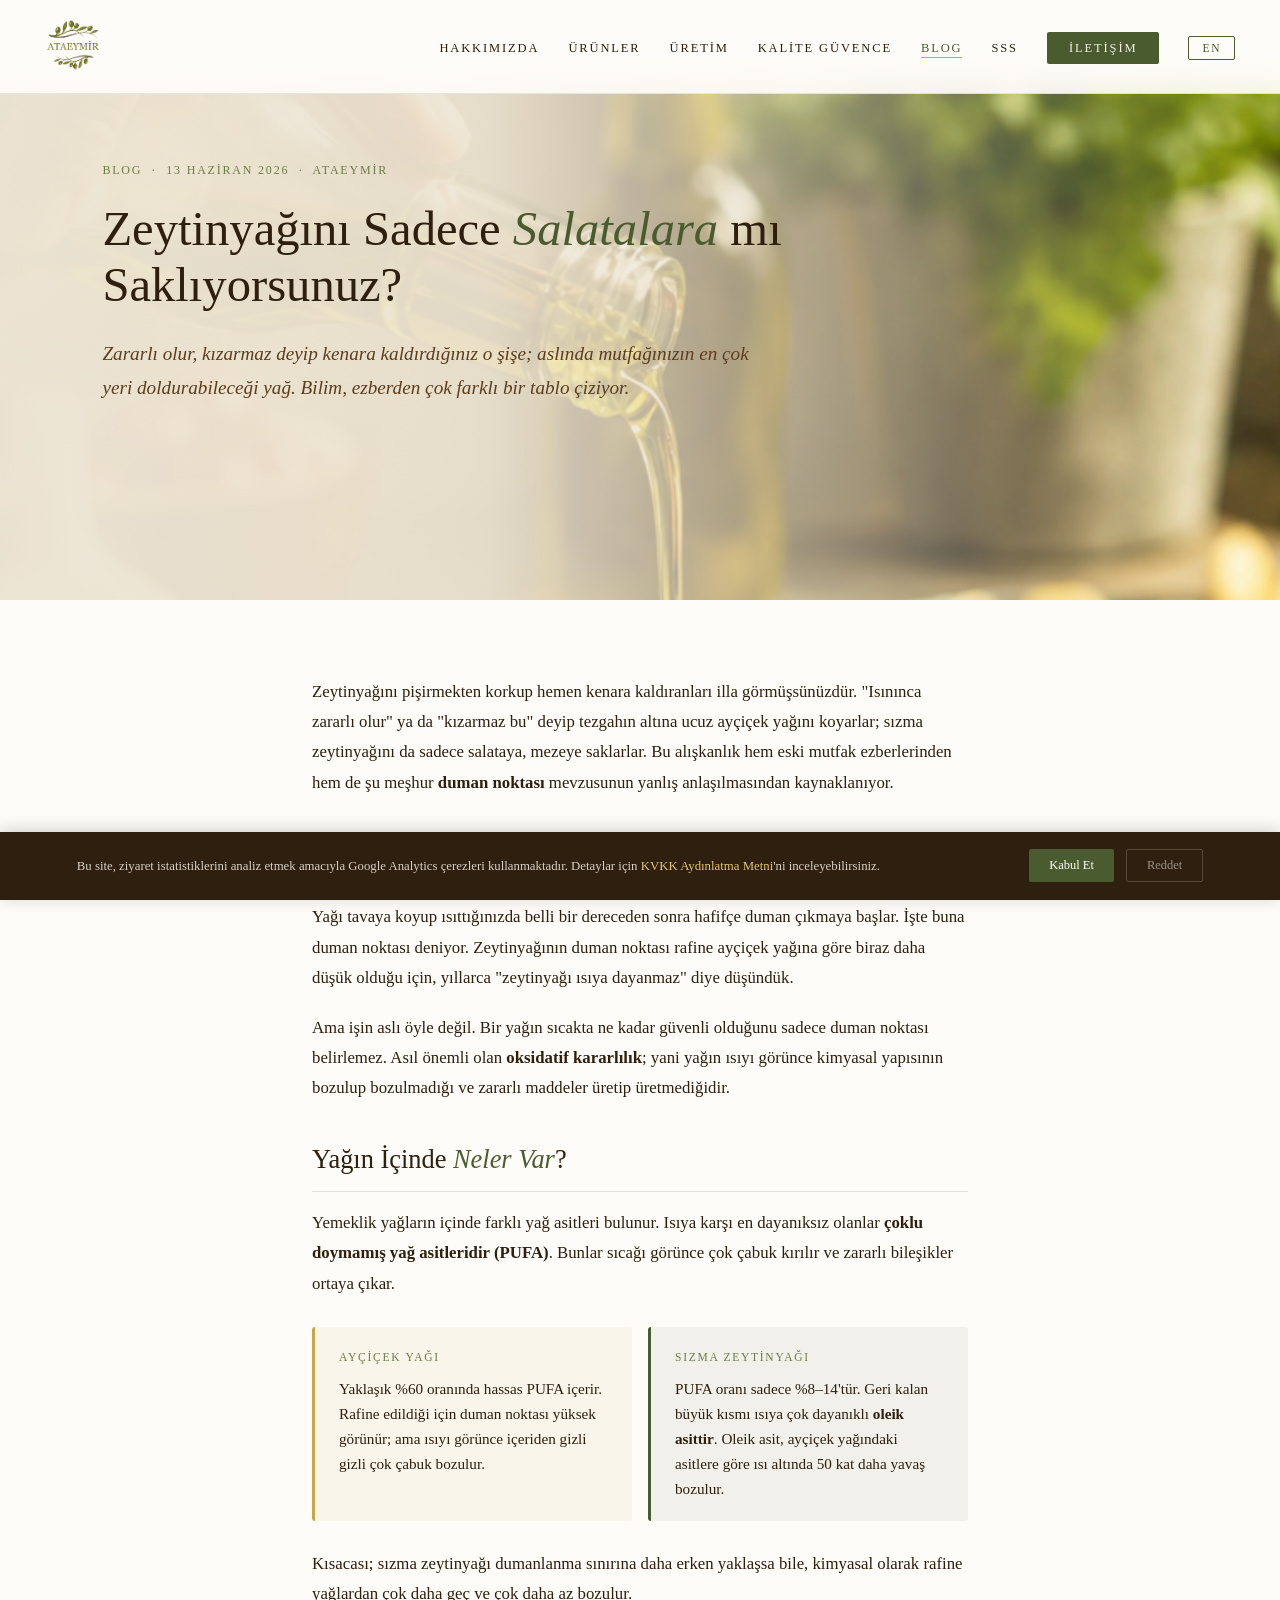
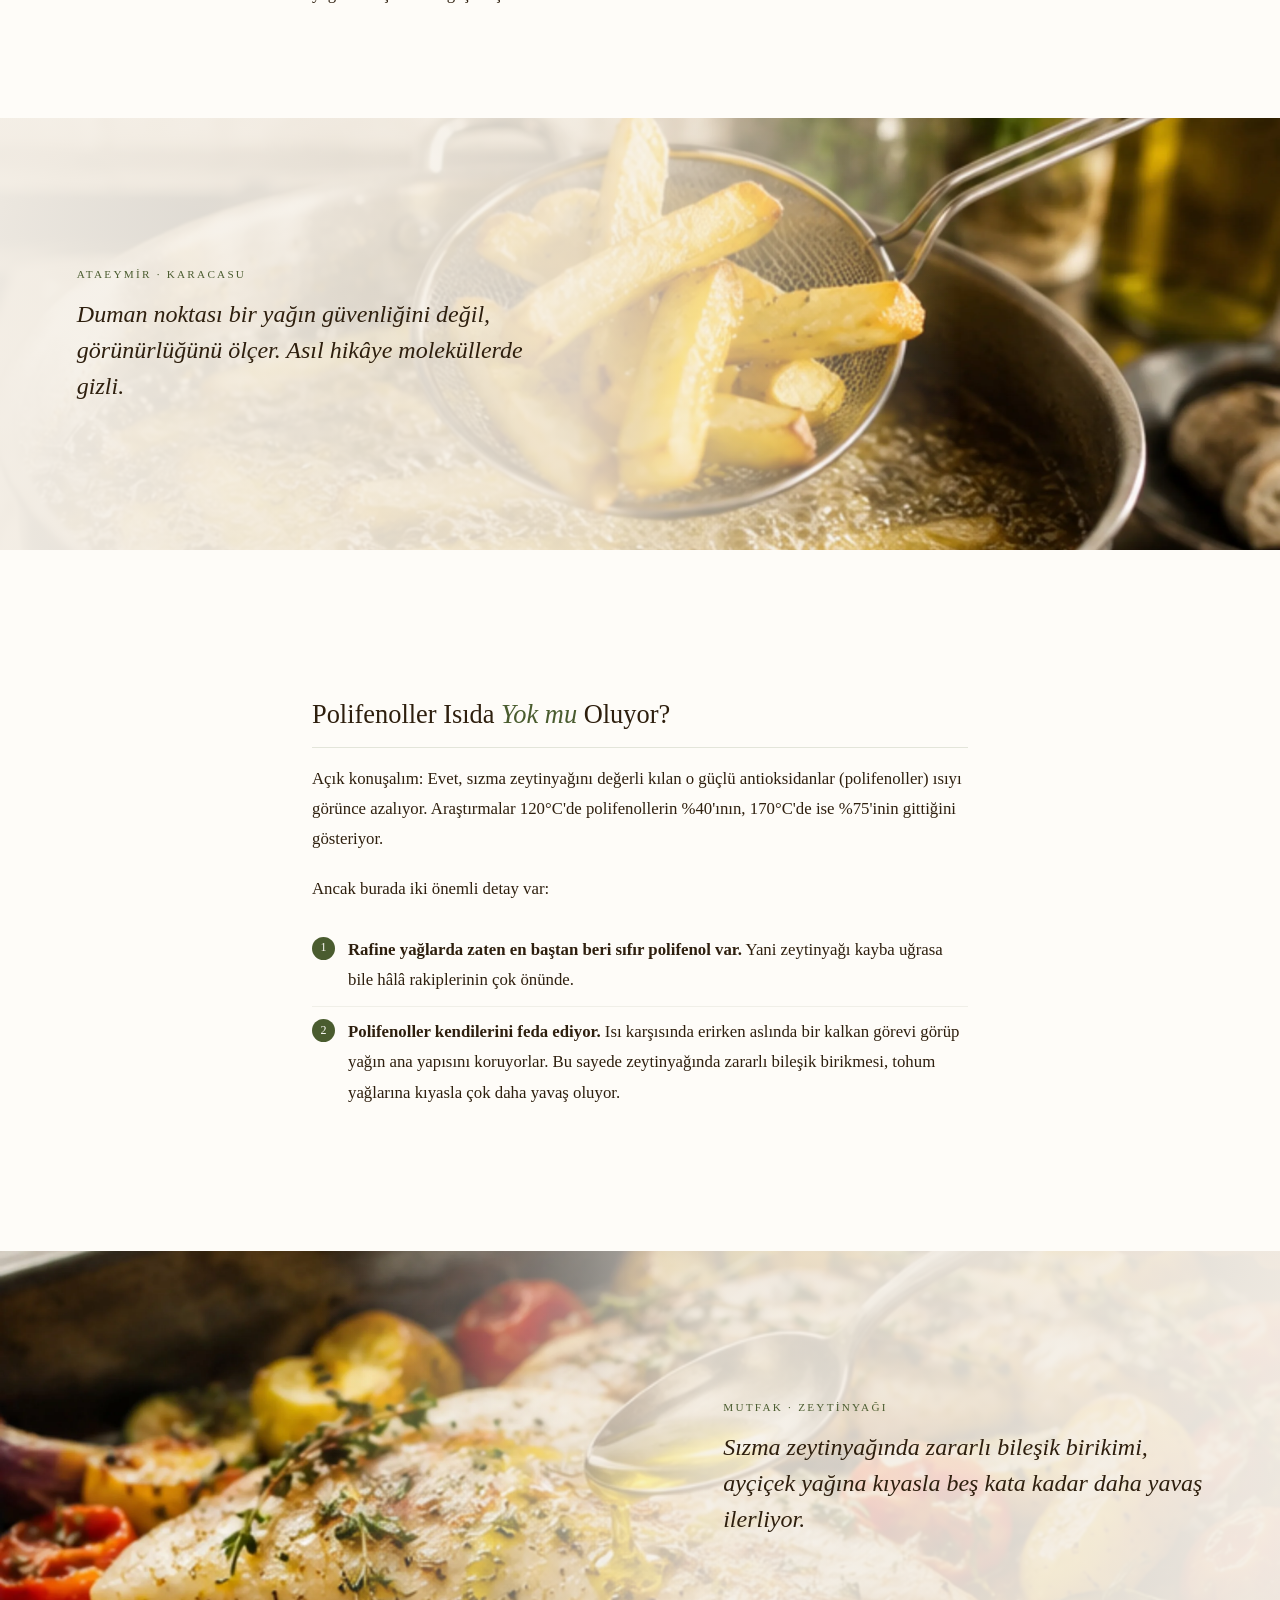
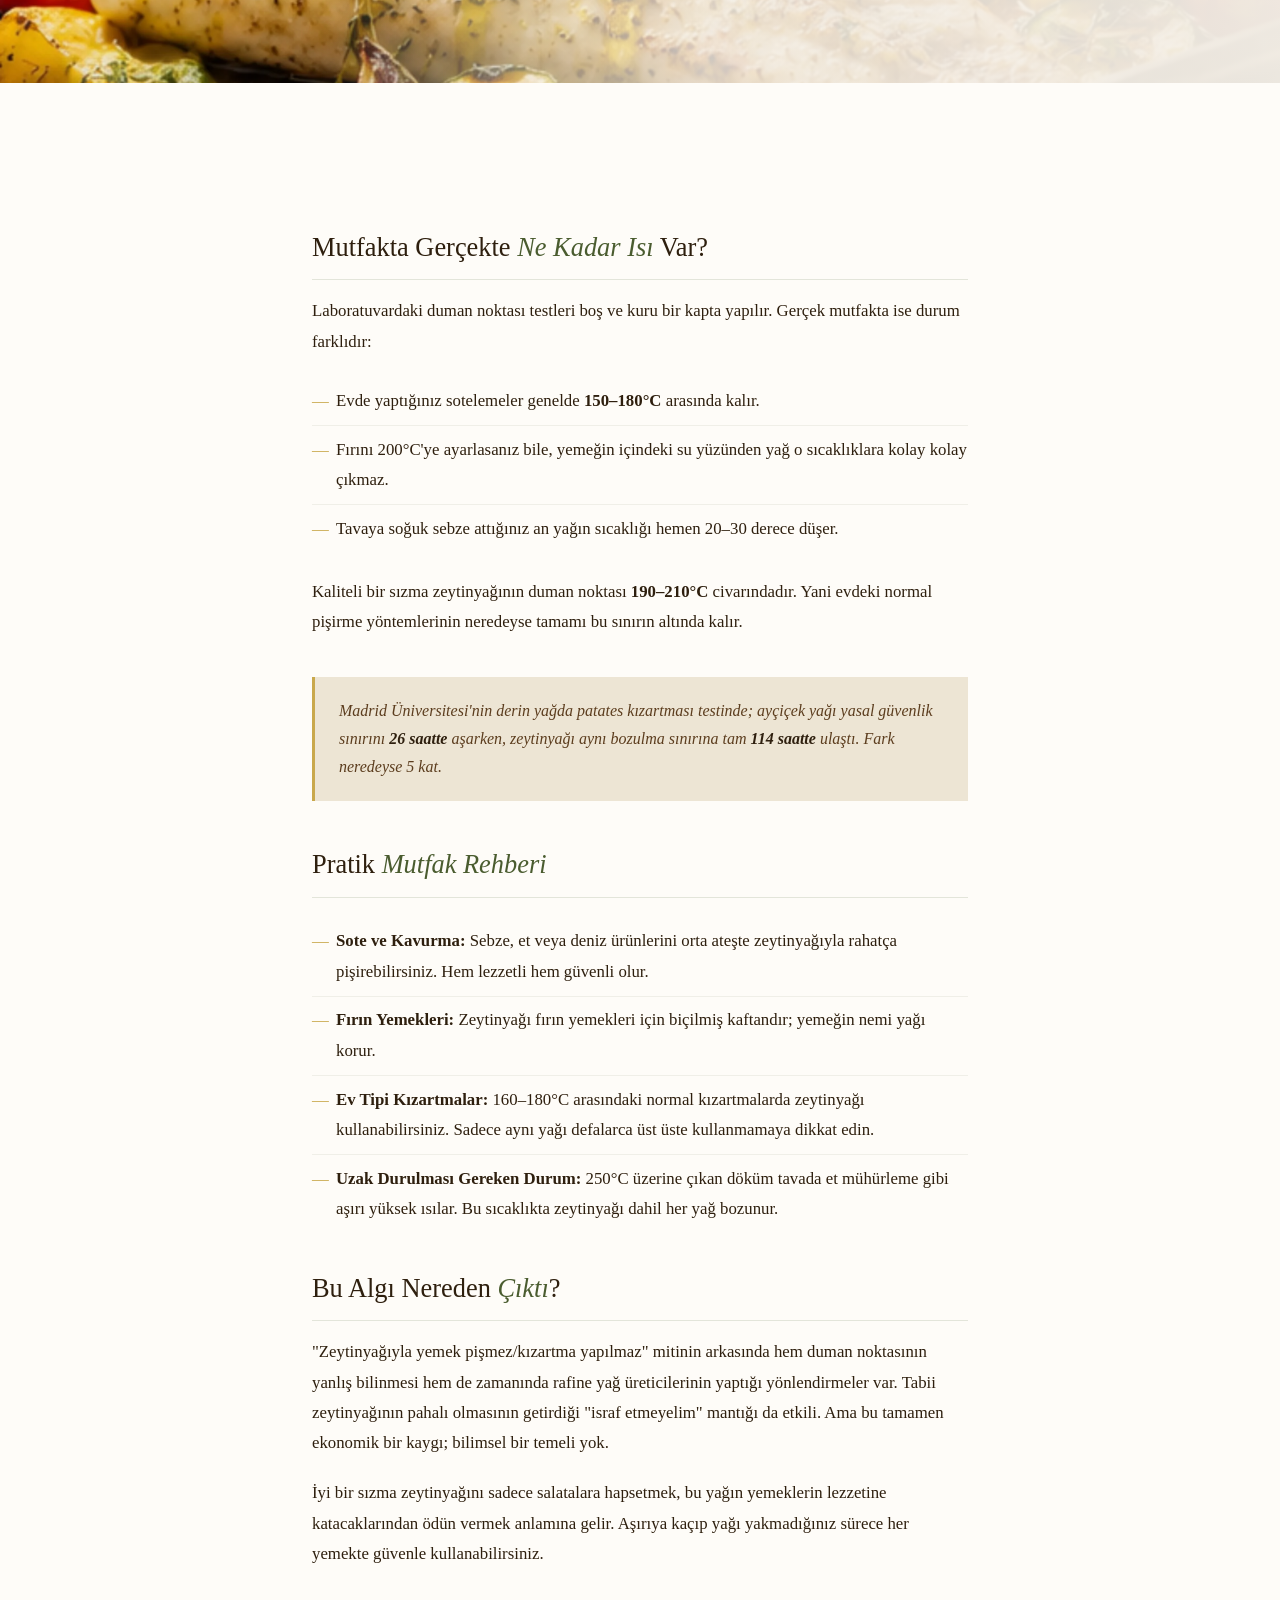
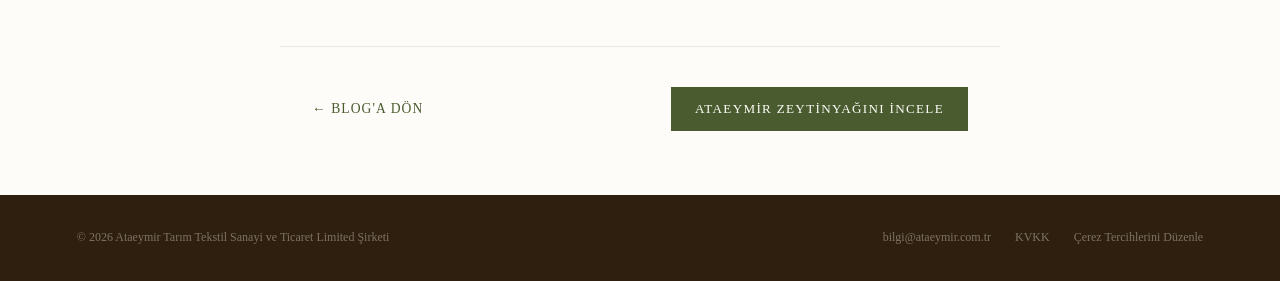
<file: blog/zeytinyagini-sadece-salatalara-mi-sakliyorsunuz.html>
<!DOCTYPE html>
<html lang="tr">
<head>
  <meta charset="UTF-8" />
  <meta name="viewport" content="width=device-width, initial-scale=1.0" />
  <title>Zeytinyağını Sadece Salatalara mı Saklıyorsunuz? | Ataeymir</title>
  <meta name="description" content="Zeytinyağıyla pişirme zararlı mı? Duman noktası, oksidatif kararlılık ve mutfakta gerçek sıcaklıklar: bilim ne söylüyor?" />
  <link rel="canonical" href="https://www.ataeymir.com.tr/blog/zeytinyagini-sadece-salatalara-mi-sakliyorsunuz.html" />
  <link rel="alternate" hreflang="tr" href="https://www.ataeymir.com.tr/blog/zeytinyagini-sadece-salatalara-mi-sakliyorsunuz.html" />
  <link rel="icon" type="image/x-icon" href="../assets/favicon.ico" />
  <script type="application/ld+json">
  {
    "@context": "https://schema.org",
    "@type": "Article",
    "headline": "Zeytinyağını Sadece Salatalara mı Saklıyorsunuz?",
    "description": "Zeytinyağıyla pişirme zararlı mı? Duman noktası, oksidatif kararlılık ve mutfakta gerçek sıcaklıklar: bilim ne söylüyor?",
    "author": { "@type": "Organization", "name": "Ataeymir" },
    "publisher": { "@type": "Organization", "name": "Ataeymir", "url": "https://www.ataeymir.com.tr" },
    "datePublished": "2026-06-13",
    "url": "https://www.ataeymir.com.tr/blog/zeytinyagini-sadece-salatalara-mi-sakliyorsunuz.html",
    "inLanguage": "tr"
  }
  </script>
  <script type="application/ld+json">
  {
    "@context": "https://schema.org",
    "@type": "BreadcrumbList",
    "itemListElement": [
      { "@type": "ListItem", "position": 1, "name": "Ana Sayfa", "item": "https://www.ataeymir.com.tr/" },
      { "@type": "ListItem", "position": 2, "name": "Blog", "item": "https://www.ataeymir.com.tr/blog/" },
      { "@type": "ListItem", "position": 3, "name": "Zeytinyağını Sadece Salatalara mı Saklıyorsunuz?", "item": "https://www.ataeymir.com.tr/blog/zeytinyagini-sadece-salatalara-mi-sakliyorsunuz.html" }
    ]
  }
  </script>
  <!-- Google tag -->
  <script async src="https://www.googletagmanager.com/gtag/js?id=G-QYYB0YGPQY"></script>
  <script>window.dataLayer=window.dataLayer||[];function gtag(){dataLayer.push(arguments);}gtag('consent','default',{'analytics_storage':'denied'});gtag('js',new Date());gtag('config','G-QYYB0YGPQY');if(localStorage.getItem('cookieConsent')==='accepted'){gtag('consent','update',{'analytics_storage':'granted'});}</script>
  <style>
    :root {
      --olive: #4a5c2f; --olive-mid: #6b7d45; --olive-light: #5a7038;
      --gold: #c9a84c; --gold-light: #e2c47a;
      --cream: #f5f0e8; --cream-dark: #ede5d4;
      --brown: #2e1f0e; --brown-mid: #5c3d1e; --white: #fefcf8;
    }
    *, *::before, *::after { box-sizing: border-box; margin: 0; padding: 0; }
    html { font-size: 16px; scroll-behavior: smooth; }
    body { font-family: Georgia, 'Times New Roman', serif; background: var(--white); color: var(--brown); line-height: 1.8; overflow-x: hidden; padding-top: 80px; }

    /* ─── HERO ─────────────────────────────────────── */
    .article-hero {
      background-color: var(--cream-dark);
      background-image: url('blog-mutfak-hero.webp');
      background-size: cover;
      background-position: center 30%;
      height: 520px;
      padding: 80px clamp(1.5rem, 8vw, 14rem) 3rem;
      position: relative;
      display: flex;
      flex-direction: column;
      justify-content: flex-start;
      overflow: hidden;
    }
    .article-hero::before {
      content: '';
      position: absolute;
      inset: 0;
      background: linear-gradient(to right,
        rgba(237,229,212,0.98) 0%,
        rgba(237,229,212,0.93) 38%,
        rgba(237,229,212,0.55) 62%,
        rgba(237,229,212,0.0) 100%
      );
      z-index: 0;
    }
    .article-hero > * { position: relative; z-index: 1; }
    .article-meta { font-size: 0.75rem; letter-spacing: 0.15em; text-transform: uppercase; color: var(--olive-mid); margin-bottom: 1.25rem; }
    .article-meta a { color: var(--olive-mid); text-decoration: none; }
    .article-meta a:hover { color: var(--olive); }
    .article-title { font-size: clamp(1.85rem, 3.8vw, 3.2rem); font-weight: 300; line-height: 1.15; color: var(--brown); margin-bottom: 1.5rem; max-width: 780px; }
    .article-title em { font-style: italic; color: var(--olive); }
    .article-lead { font-size: clamp(1.05rem, 1.8vw, 1.2rem); color: var(--brown-mid); max-width: 680px; line-height: 1.75; font-style: italic; margin-bottom: 1rem; }

    /* ─── ARTICLE BODY ──────────────────────────────── */
    .article-body { max-width: 720px; margin: 0 auto; padding: clamp(3rem, 6vw, 5rem) clamp(1.5rem, 5vw, 2rem); }
    .article-body h2 { font-size: clamp(1.3rem, 2.2vw, 1.65rem); font-weight: 300; color: var(--brown); margin: 2rem 0 1rem; padding-bottom: 0.5rem; border-bottom: 1px solid rgba(74,92,47,0.15); }
    .article-body h2 em { font-style: italic; color: var(--olive); }
    .article-body p { margin-bottom: 1.25rem; font-size: 1.05rem; }
    .article-body p:last-child { margin-bottom: 0; }
    .article-body strong { font-weight: 600; color: var(--brown); }
    .article-body ul { list-style: none; padding: 0; margin: 1.25rem 0 1.5rem; }
    .article-body ul li { font-size: 1.05rem; padding: 0.55rem 0 0.55rem 1.5rem; position: relative; border-bottom: 1px solid rgba(74,92,47,0.08); color: var(--brown); }
    .article-body ul li:last-child { border-bottom: none; }
    .article-body ul li::before { content: '—'; position: absolute; left: 0; color: var(--gold); }
    .article-body ol { list-style: none; padding: 0; margin: 1.25rem 0 1.5rem; counter-reset: ol-counter; }
    .article-body ol li { font-size: 1.05rem; padding: 0.65rem 0 0.65rem 2.25rem; position: relative; border-bottom: 1px solid rgba(74,92,47,0.08); color: var(--brown); counter-increment: ol-counter; }
    .article-body ol li:last-child { border-bottom: none; }
    .article-body ol li::before { content: counter(ol-counter); position: absolute; left: 0; color: var(--white); background: var(--olive); width: 1.45rem; height: 1.45rem; border-radius: 50%; display: flex; align-items: center; justify-content: center; font-size: 0.75rem; top: 0.75rem; }
    .highlight-box { background: var(--cream-dark); border-left: 3px solid var(--gold); padding: 1.25rem 1.5rem; margin: 2.5rem 0; font-style: italic; color: var(--brown-mid); font-size: 1rem; line-height: 1.75; }
    .data-note { background: rgba(74,92,47,0.06); border-radius: 4px; padding: 1rem 1.25rem; margin: 2rem 0; font-size: 0.94rem; color: var(--brown-mid); }
    .data-note strong { color: var(--olive); }
    .comparison-block { display: grid; grid-template-columns: 1fr 1fr; gap: 1rem; margin: 1.75rem 0; }
    .comparison-card { padding: 1.25rem 1.5rem; border-radius: 3px; }
    .comparison-card.card-warn { background: rgba(201,168,76,0.08); border-left: 3px solid var(--gold); }
    .comparison-card.card-good { background: rgba(74,92,47,0.07); border-left: 3px solid var(--olive); }
    .comparison-card .card-label { font-size: 0.72rem; letter-spacing: 0.15em; text-transform: uppercase; color: var(--olive-mid); display: block; margin-bottom: 0.5rem; }
    .comparison-card p { font-size: 0.95rem; margin: 0; line-height: 1.65; }
    @media(max-width:640px){ .comparison-block { grid-template-columns: 1fr; } }

    /* ─── EDİTÖRYEL FOTOĞRAF KESİMLERİ ─────────────── */
    .photo-break {
      width: 100vw; position: relative; left: 50%; transform: translateX(-50%);
      background-size: cover; background-position: center;
      min-height: 48vh; display: flex; align-items: center;
      margin: 2rem 0;
    }
    .photo-break::before { content: ''; position: absolute; inset: 0; }
    .photo-break-1::before {
      background: linear-gradient(to right, rgba(245,240,232,0.96) 0%, rgba(245,240,232,0.82) 45%, rgba(245,240,232,0.0) 75%);
    }
    .photo-break-2::before {
      background: linear-gradient(to left, rgba(245,240,232,0.96) 0%, rgba(245,240,232,0.82) 45%, rgba(245,240,232,0.0) 75%);
    }
    .photo-break-inner { position: relative; z-index: 1; padding: 3rem 6vw; width: 100%; display: flex; }
    .photo-break-1 .photo-break-inner { justify-content: flex-start; }
    .photo-break-2 .photo-break-inner { justify-content: flex-end; }
    .photo-break-text { max-width: 480px; }
    .photo-break-label { font-size: 0.7rem; letter-spacing: 0.2em; text-transform: uppercase; color: var(--olive); margin-bottom: 0.75rem; display: block; }
    .photo-break-quote { font-size: clamp(1.1rem, 2vw, 1.5rem); font-style: italic; font-weight: 300; color: var(--brown); line-height: 1.5; }

    /* ─── ARTICLE FOOTER ─────────────────────────────── */
    .article-footer {
      max-width: 720px; margin: 0 auto;
      padding: 2.5rem clamp(1.5rem, 5vw, 2rem) 4rem;
      border-top: 1px solid rgba(74,92,47,0.12);
      display: flex; align-items: center; justify-content: space-between; flex-wrap: wrap; gap: 1rem;
    }
    .back-link { color: var(--olive); text-decoration: none; font-size: 0.85rem; letter-spacing: 0.08em; text-transform: uppercase; }
    .back-link:hover { color: var(--brown); }
    .btn-product { display: inline-block; background: var(--olive); color: var(--white); padding: 0.65rem 1.5rem; font-family: Georgia, serif; font-size: 0.82rem; letter-spacing: 0.1em; text-transform: uppercase; text-decoration: none; transition: background 0.2s; }
    .btn-product:hover { background: var(--brown); }

    /* ─── FOOTER ─────────────────────────────────────── */
    footer { background: #2e1f0e; padding: 2rem clamp(2rem,6vw,6rem); display: flex; justify-content: space-between; align-items: center; flex-wrap: wrap; gap: 0.5rem; }
    footer p { color: rgba(245,240,232,0.4); font-size: 0.75rem; margin: 0; }
    footer a { color: rgba(245,240,232,0.4); font-size: 0.75rem; text-decoration: none; }
    footer a:hover { color: #e2c47a; }
    .footer-links { display:flex; gap:1.5rem; align-items:center; flex-wrap:wrap; }

    /* ─── MOBİL ───────────────────────────────────────── */
    @media (max-width: 900px) {
      .photo-break { min-height: 40vh; }
      .photo-break-1::before { background: rgba(245,240,232,0.92); }
      .photo-break-2::before { background: rgba(245,240,232,0.92); }
      .photo-break-1 .photo-break-inner, .photo-break-2 .photo-break-inner { justify-content: center; }
      .photo-break-text { max-width: 90%; text-align: center; }
    }

    /* === ATAEYMIR NAV === */
    nav{position:fixed;top:0;left:0;right:0;z-index:300;display:flex;align-items:center;justify-content:space-between;padding:19px 3.5vw;background:rgba(254,252,248,0.92);backdrop-filter:blur(12px);border-bottom:1px solid rgba(74,92,47,0.12);line-height:1;}
    .nav-logo img{height:52px;}
    .nav-links{display:flex;gap:29px;list-style:none;}
    .nav-links a{text-decoration:none;color:#2e1f0e;font-size:12.5px;letter-spacing:0.15em;text-transform:uppercase;font-weight:400;position:relative;transition:color 0.3s;line-height:1;}
    .nav-links a::after{content:'';position:absolute;bottom:-3px;left:0;width:0;height:1px;background:#c9a84c;transition:width 0.3s;}
    .nav-links a:hover,.nav-links a.active{color:#4a5c2f;}
    .nav-links a:hover::after,.nav-links a.active::after{width:100%;}
    .nav-cta{background:#4a5c2f;color:#f5f0e8!important;padding:9px 22px;border-radius:2px;}
    .nav-cta:hover{background:#5a7038;}
    .nav-cta::after,.nav-lang::after{display:none!important;}
    .nav-lang{border:1px solid #4a5c2f!important;color:#4a5c2f!important;padding:5px 13px!important;border-radius:2px;font-size:11.5px!important;letter-spacing:0.15em;}
    .nav-lang:hover{background:#4a5c2f!important;color:#f5f0e8!important;}
    .hamburger{display:none;flex-direction:column;gap:5px;cursor:pointer;background:none;border:none;padding:4px;}
    .hamburger span{display:block;width:24px;height:2px;background:#2e1f0e;transition:all 0.3s;}
    @media(max-width:900px){
      .nav-links{display:none;}
      .hamburger{display:flex;z-index:301;position:relative;}
      .nav-links.open{display:flex!important;flex-direction:column;position:fixed;top:0;left:0;width:100vw;height:100vh;background:#fefcf8;align-items:center;justify-content:center;gap:28px;z-index:300;overflow-y:auto;padding:48px 0;}
      .nav-links.open a{font-size:16px;}
      body.menu-open{overflow:hidden;position:fixed;width:100%;}
    }

    #cookie-banner { position:fixed; bottom:0; left:0; right:0; background:#2e1f0e; color:rgba(245,240,232,0.85); padding:1.1rem clamp(1.5rem,6vw,5rem); display:flex; align-items:center; justify-content:space-between; gap:1.5rem; flex-wrap:wrap; z-index:9999; font-size:0.8rem; line-height:1.6; box-shadow:0 -2px 16px rgba(0,0,0,0.18); }
    #cookie-banner p { margin:0; flex:1; min-width:200px; }
    #cookie-banner a { color:#e2c47a; text-decoration:none; }
    .cookie-btns { display:flex; gap:0.75rem; flex-shrink:0; }
    .cookie-accept { background:#4a5c2f; color:#fefcf8; border:none; padding:0.5rem 1.25rem; font-family:Georgia,serif; font-size:0.78rem; cursor:pointer; border-radius:2px; }
    .cookie-decline { background:transparent; color:rgba(245,240,232,0.55); border:1px solid rgba(245,240,232,0.2); padding:0.5rem 1.25rem; font-family:Georgia,serif; font-size:0.78rem; cursor:pointer; border-radius:2px; }
  </style>
</head>
<body>

  <nav>
    <a class="nav-logo" href="/"><img src="../assets/logo.png" alt="Ataeymir Logo" /></a>
    <ul class="nav-links" id="navLinks">
      <li><a href="/#hakkimizda">Hakkımızda</a></li>
      <li><a href="/#urunler">Ürünler</a></li>
      <li><a href="/#uretim">Üretim</a></li>
      <li><a href="/#bilim">Kalite Güvence</a></li>
      <li><a href="/blog/" class="active">Blog</a></li>
      <li><a href="/#sss">SSS</a></li>
      <li><a href="/#iletisim" class="nav-cta">İletişim</a></li>
      <li><a href="/blog/en.html" class="nav-lang">EN</a></li>
    </ul>
    <button class="hamburger" id="menuBtn" aria-label="Menü">
      <span></span><span></span><span></span>
    </button>
  </nav>

  <!-- HERO — fotoğraf: blog-mutfak-hero.webp -->
  <div class="article-hero">
    <p class="article-meta">
      <a href="/blog/">Blog</a> &nbsp;·&nbsp; 13 Haziran 2026 &nbsp;·&nbsp; Ataeymir
    </p>
    <h1 class="article-title">Zeytinyağını Sadece <em>Salatalara</em> mı Saklıyorsunuz?</h1>
    <p class="article-lead">Zararlı olur, kızarmaz deyip kenara kaldırdığınız o şişe; aslında mutfağınızın en çok yeri doldurabileceği yağ. Bilim, ezberden çok farklı bir tablo çiziyor.</p>
  </div>

  <article class="article-body">

    <p>Zeytinyağını pişirmekten korkup hemen kenara kaldıranları illa görmüşsünüzdür. "Isınınca zararlı olur" ya da "kızarmaz bu" deyip tezgahın altına ucuz ayçiçek yağını koyarlar; sızma zeytinyağını da sadece salataya, mezeye saklarlar. Bu alışkanlık hem eski mutfak ezberlerinden hem de şu meşhur <strong>duman noktası</strong> mevzusunun yanlış anlaşılmasından kaynaklanıyor.</p>

    <h2>Duman Noktası Aslında <em>Ne Söyler</em>?</h2>
    <p>Yağı tavaya koyup ısıttığınızda belli bir dereceden sonra hafifçe duman çıkmaya başlar. İşte buna duman noktası deniyor. Zeytinyağının duman noktası rafine ayçiçek yağına göre biraz daha düşük olduğu için, yıllarca "zeytinyağı ısıya dayanmaz" diye düşündük.</p>
    <p>Ama işin aslı öyle değil. Bir yağın sıcakta ne kadar güvenli olduğunu sadece duman noktası belirlemez. Asıl önemli olan <strong>oksidatif kararlılık</strong>; yani yağın ısıyı görünce kimyasal yapısının bozulup bozulmadığı ve zararlı maddeler üretip üretmediğidir.</p>

    <h2>Yağın İçinde <em>Neler Var</em>?</h2>
    <p>Yemeklik yağların içinde farklı yağ asitleri bulunur. Isıya karşı en dayanıksız olanlar <strong>çoklu doymamış yağ asitleridir (PUFA)</strong>. Bunlar sıcağı görünce çok çabuk kırılır ve zararlı bileşikler ortaya çıkar.</p>

    <div class="comparison-block">
      <div class="comparison-card card-warn">
        <span class="card-label">Ayçiçek Yağı</span>
        <p>Yaklaşık %60 oranında hassas PUFA içerir. Rafine edildiği için duman noktası yüksek görünür; ama ısıyı görünce içeriden gizli gizli çok çabuk bozulur.</p>
      </div>
      <div class="comparison-card card-good">
        <span class="card-label">Sızma Zeytinyağı</span>
        <p>PUFA oranı sadece %8–14'tür. Geri kalan büyük kısmı ısıya çok dayanıklı <strong>oleik asittir</strong>. Oleik asit, ayçiçek yağındaki asitlere göre ısı altında 50 kat daha yavaş bozulur.</p>
      </div>
    </div>

    <p>Kısacası; sızma zeytinyağı dumanlanma sınırına daha erken yaklaşsa bile, kimyasal olarak rafine yağlardan çok daha geç ve çok daha az bozulur.</p>

  </article>

  <!-- FOTOĞRAF 1 — blog-mutfak-1.webp -->
  <div class="photo-break photo-break-1" style="background-image: url('blog-mutfak-1.webp'); background-color: var(--cream-dark);">
    <div class="photo-break-inner">
      <div class="photo-break-text">
        <span class="photo-break-label">Ataeymir · Karacasu</span>
        <p class="photo-break-quote">Duman noktası bir yağın güvenliğini değil, görünürlüğünü ölçer. Asıl hikâye moleküllerde gizli.</p>
      </div>
    </div>
  </div>

  <article class="article-body">

    <h2>Polifenoller Isıda <em>Yok mu</em> Oluyor?</h2>
    <p>Açık konuşalım: Evet, sızma zeytinyağını değerli kılan o güçlü antioksidanlar (polifenoller) ısıyı görünce azalıyor. Araştırmalar 120°C'de polifenollerin %40'ının, 170°C'de ise %75'inin gittiğini gösteriyor.</p>
    <p>Ancak burada iki önemli detay var:</p>
    <ol>
      <li><strong>Rafine yağlarda zaten en baştan beri sıfır polifenol var.</strong> Yani zeytinyağı kayba uğrasa bile hâlâ rakiplerinin çok önünde.</li>
      <li><strong>Polifenoller kendilerini feda ediyor.</strong> Isı karşısında erirken aslında bir kalkan görevi görüp yağın ana yapısını koruyorlar. Bu sayede zeytinyağında zararlı bileşik birikmesi, tohum yağlarına kıyasla çok daha yavaş oluyor.</li>
    </ol>

  </article>

  <!-- FOTOĞRAF 2 — blog-mutfak-2.webp -->
  <div class="photo-break photo-break-2" style="background-image: url('blog-mutfak-2.webp'); background-color: var(--olive);">
    <div class="photo-break-inner">
      <div class="photo-break-text">
        <span class="photo-break-label">Mutfak · Zeytinyağı</span>
        <p class="photo-break-quote">Sızma zeytinyağında zararlı bileşik birikimi, ayçiçek yağına kıyasla beş kata kadar daha yavaş ilerliyor.</p>
      </div>
    </div>
  </div>

  <article class="article-body">

    <h2>Mutfakta Gerçekte <em>Ne Kadar Isı</em> Var?</h2>
    <p>Laboratuvardaki duman noktası testleri boş ve kuru bir kapta yapılır. Gerçek mutfakta ise durum farklıdır:</p>
    <ul>
      <li>Evde yaptığınız sotelemeler genelde <strong>150–180°C</strong> arasında kalır.</li>
      <li>Fırını 200°C'ye ayarlasanız bile, yemeğin içindeki su yüzünden yağ o sıcaklıklara kolay kolay çıkmaz.</li>
      <li>Tavaya soğuk sebze attığınız an yağın sıcaklığı hemen 20–30 derece düşer.</li>
    </ul>
    <p>Kaliteli bir sızma zeytinyağının duman noktası <strong>190–210°C</strong> civarındadır. Yani evdeki normal pişirme yöntemlerinin neredeyse tamamı bu sınırın altında kalır.</p>

    <div class="highlight-box">
      Madrid Üniversitesi'nin derin yağda patates kızartması testinde; ayçiçek yağı yasal güvenlik sınırını <strong>26 saatte</strong> aşarken, zeytinyağı aynı bozulma sınırına tam <strong>114 saatte</strong> ulaştı. Fark neredeyse 5 kat.
    </div>

    <h2>Pratik <em>Mutfak Rehberi</em></h2>
    <ul>
      <li><strong>Sote ve Kavurma:</strong> Sebze, et veya deniz ürünlerini orta ateşte zeytinyağıyla rahatça pişirebilirsiniz. Hem lezzetli hem güvenli olur.</li>
      <li><strong>Fırın Yemekleri:</strong> Zeytinyağı fırın yemekleri için biçilmiş kaftandır; yemeğin nemi yağı korur.</li>
      <li><strong>Ev Tipi Kızartmalar:</strong> 160–180°C arasındaki normal kızartmalarda zeytinyağı kullanabilirsiniz. Sadece aynı yağı defalarca üst üste kullanmamaya dikkat edin.</li>
      <li><strong>Uzak Durulması Gereken Durum:</strong> 250°C üzerine çıkan döküm tavada et mühürleme gibi aşırı yüksek ısılar. Bu sıcaklıkta zeytinyağı dahil her yağ bozunur.</li>
    </ul>

    <h2>Bu Algı Nereden <em>Çıktı</em>?</h2>
    <p>"Zeytinyağıyla yemek pişmez/kızartma yapılmaz" mitinin arkasında hem duman noktasının yanlış bilinmesi hem de zamanında rafine yağ üreticilerinin yaptığı yönlendirmeler var. Tabii zeytinyağının pahalı olmasının getirdiği "israf etmeyelim" mantığı da etkili. Ama bu tamamen ekonomik bir kaygı; bilimsel bir temeli yok.</p>
    <p>İyi bir sızma zeytinyağını sadece salatalara hapsetmek, bu yağın yemeklerin lezzetine katacaklarından ödün vermek anlamına gelir. Aşırıya kaçıp yağı yakmadığınız sürece her yemekte güvenle kullanabilirsiniz.</p>

  </article>

  <div class="article-footer">
    <a href="/blog/" class="back-link">← Blog'a Dön</a>
    <a href="/#urunler" class="btn-product">Ataeymir Zeytinyağını İncele</a>
  </div>

  <footer>
    <p>© 2026 Ataeymir Tarım Tekstil Sanayi ve Ticaret Limited Şirketi</p>
    <div class="footer-links">
      <a href="mailto:bilgi@ataeymir.com.tr">bilgi@ataeymir.com.tr</a>
      <a href="/kvkk.html">KVKK</a>
      <a href="#" onclick="resetCookiePrefs();return false;">Çerez Tercihlerini Düzenle</a>
    </div>
  </footer>

  <script>
  (function(){
    var btn=document.getElementById('menuBtn');
    var links=document.getElementById('navLinks');
    if(!btn||!links)return;
    btn.addEventListener('click',function(){
      links.classList.toggle('open');
      var o=links.classList.contains('open');
      document.body.classList.toggle('menu-open',o);
      btn.innerHTML=o?'<span style="transform:rotate(45deg) translate(5px,5px)"></span><span style="opacity:0"></span><span style="transform:rotate(-45deg) translate(5px,-5px)"></span>':'<span></span><span></span><span></span>';
    });
    links.querySelectorAll('a').forEach(function(a){
      a.addEventListener('click',function(){
        links.classList.remove('open');
        document.body.classList.remove('menu-open');
        btn.innerHTML='<span></span><span></span><span></span>';
      });
    });
  })();
  </script>

  <div id="cookie-banner" style="display:none;">
    <p>Bu site, ziyaret istatistiklerini analiz etmek amacıyla Google Analytics çerezleri kullanmaktadır. Detaylar için <a href="/kvkk.html">KVKK Aydınlatma Metni</a>'ni inceleyebilirsiniz.</p>
    <div class="cookie-btns">
      <button class="cookie-accept" id="cookieAccept">Kabul Et</button>
      <button class="cookie-decline" id="cookieDecline">Reddet</button>
    </div>
  </div>
  <script>(function(){var b=document.getElementById('cookie-banner');if(!localStorage.getItem('cookieConsent')){b.style.display='flex';}document.getElementById('cookieAccept').addEventListener('click',function(){localStorage.setItem('cookieConsent','accepted');gtag('consent','update',{'analytics_storage':'granted'});b.style.display='none';});document.getElementById('cookieDecline').addEventListener('click',function(){localStorage.setItem('cookieConsent','declined');b.style.display='none';});})();window.resetCookiePrefs=function(){localStorage.removeItem('cookieConsent');var b=document.getElementById('cookie-banner');if(b){b.style.display='flex';}};</script>

</body>
</html>
</file>
